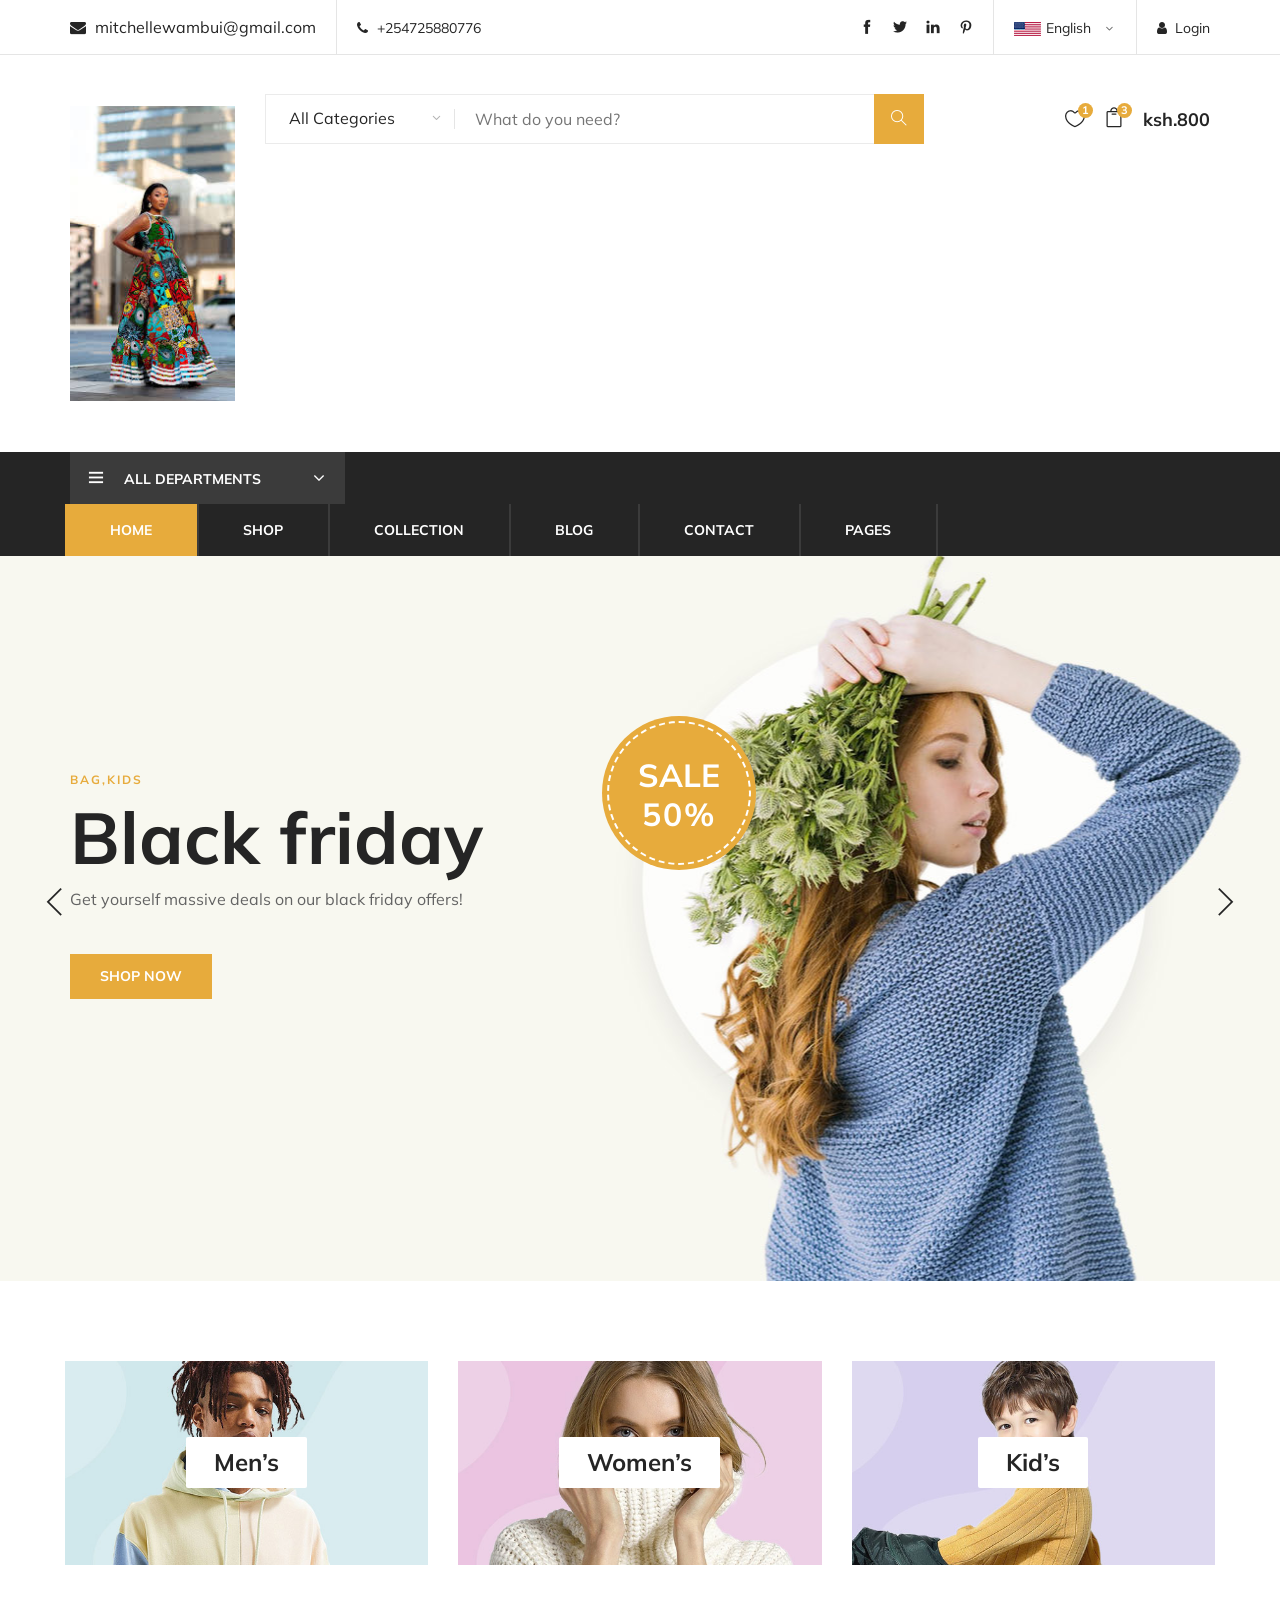
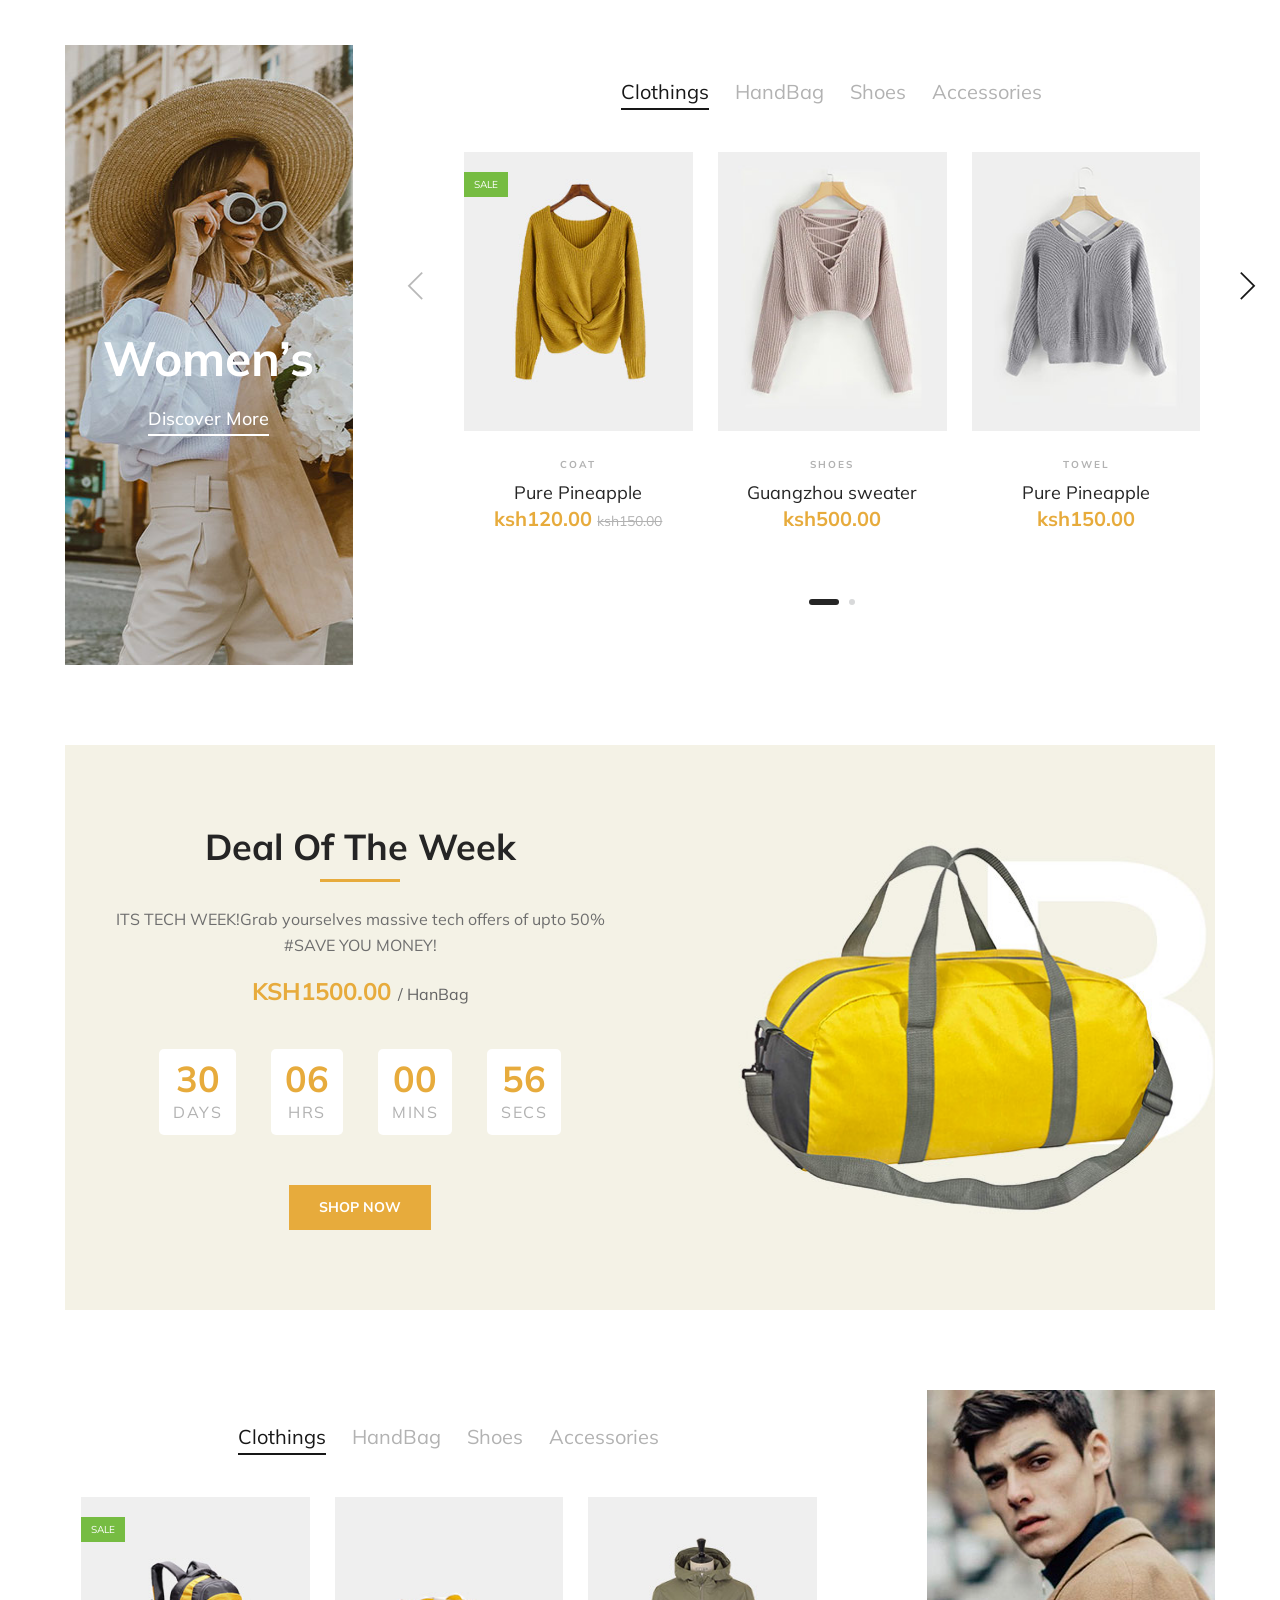
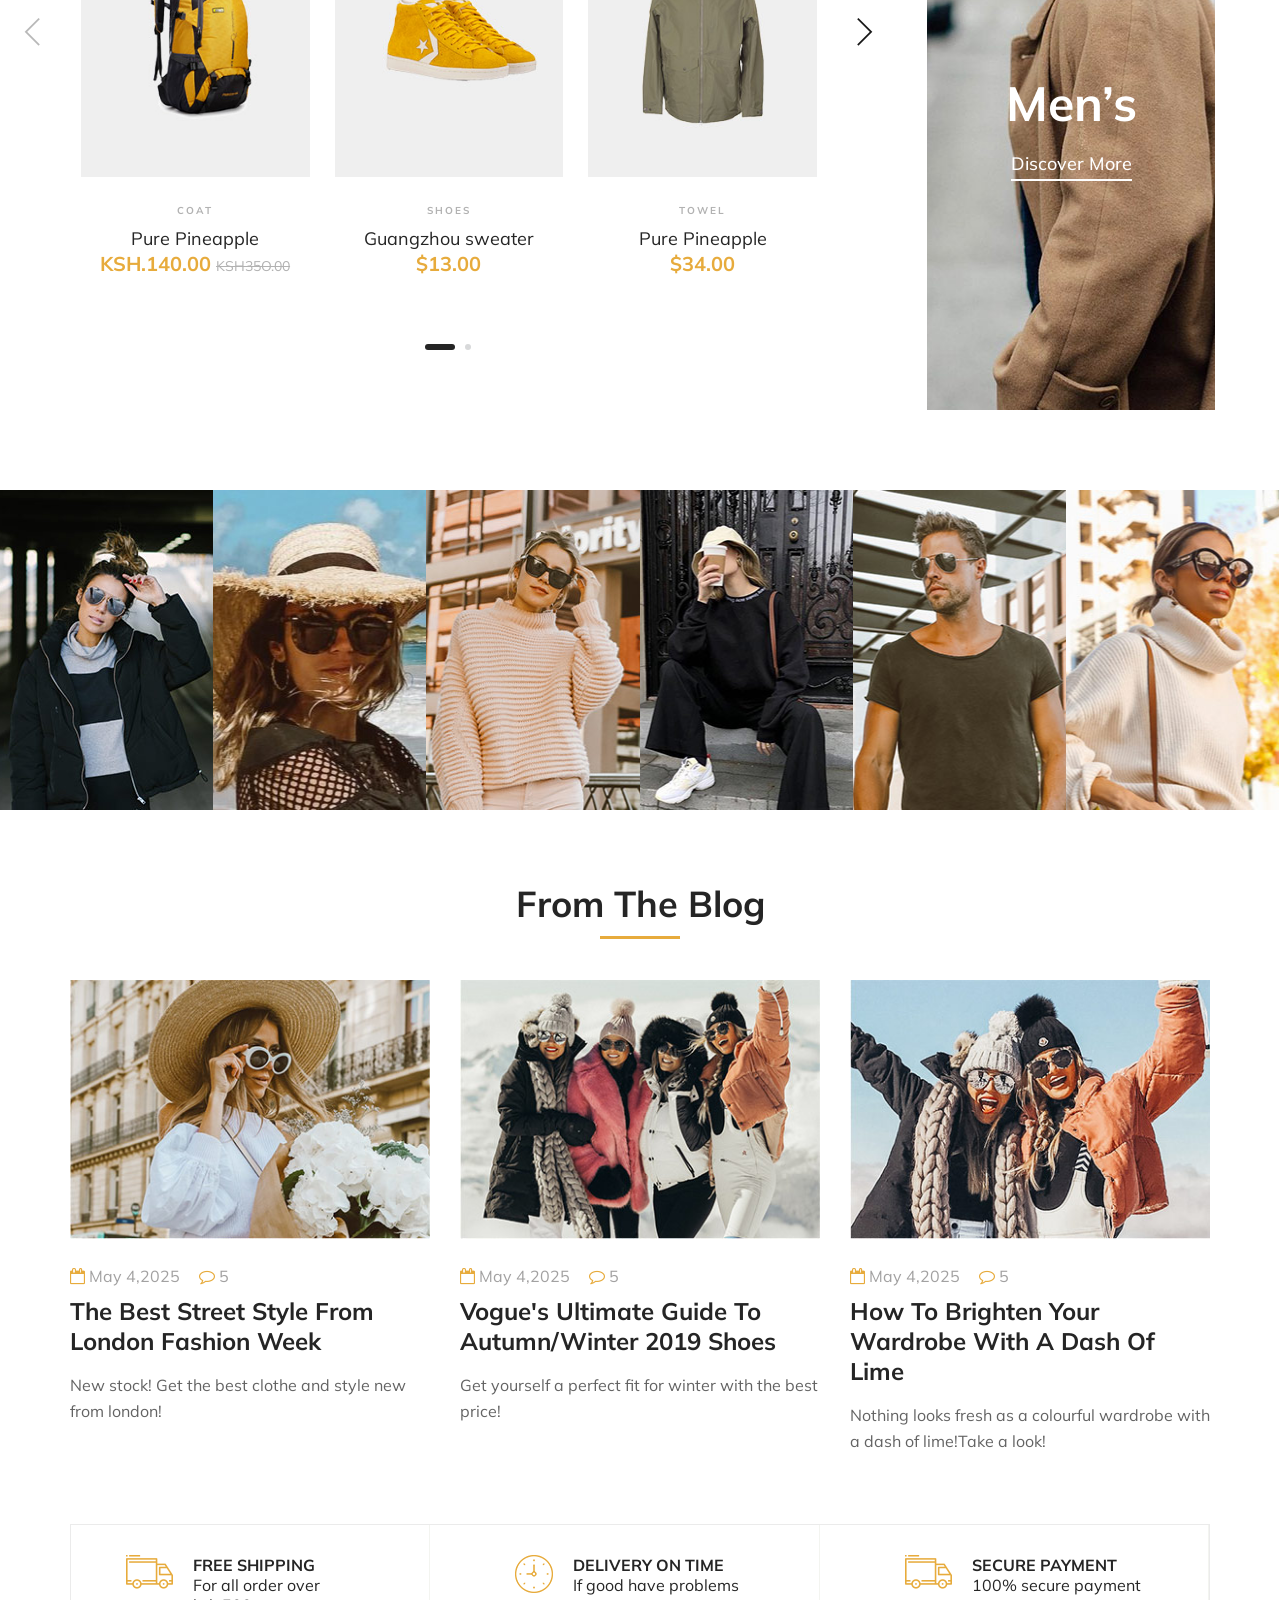
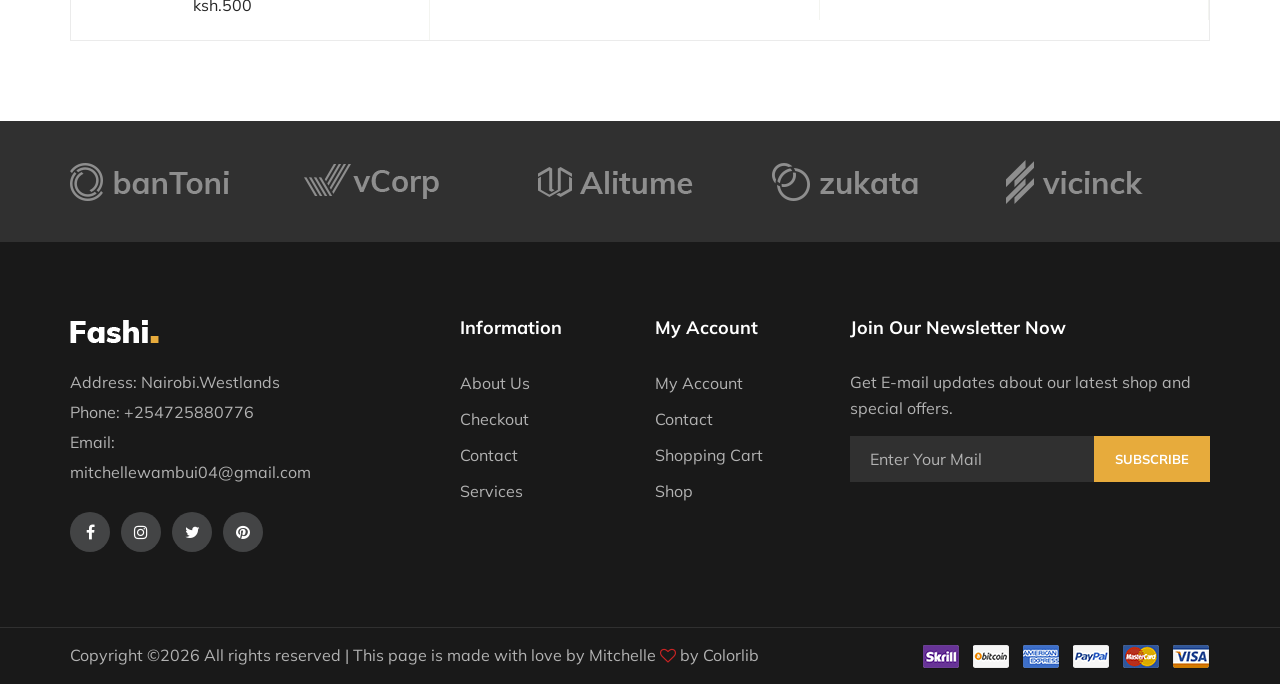
<file: index.html>
<!DOCTYPE html>
<html lang="zxx">

<head>
    <meta charset="UTF-8">
    <meta name="description" content="Fashi Template">
    <meta name="keywords" content="Fashi, unica, creative, html">
    <meta name="viewport" content="width=device-width, initial-scale=1.0">
    <meta http-equiv="X-UA-Compatible" content="ie=edge">
    <title>Fashi | Template</title>

    <!-- Google Font -->
    <link href="https://fonts.googleapis.com/css?family=Muli:300,400,500,600,700,800,900&display=swap" rel="stylesheet">

    <!-- Css Styles -->
    <link rel="stylesheet" href="css/bootstrap.min.css" type="text/css">
    <link rel="stylesheet" href="css/font-awesome.min.css" type="text/css">
    <link rel="stylesheet" href="css/themify-icons.css" type="text/css">
    <link rel="stylesheet" href="css/elegant-icons.css" type="text/css">
    <link rel="stylesheet" href="css/owl.carousel.min.css" type="text/css">
    <link rel="stylesheet" href="css/nice-select.css" type="text/css">
    <link rel="stylesheet" href="css/jquery-ui.min.css" type="text/css">
    <link rel="stylesheet" href="css/slicknav.min.css" type="text/css">
    <link rel="stylesheet" href="css/style.css" type="text/css">
</head>

<body>
    <!-- Page Preloder -->
    <div id="preloder">
        <div class="loader"></div>
    </div>

    <!-- Header Section Begin -->
    <header class="header-section">
        <div class="header-top">
            <div class="container">
                <div class="ht-left">
                    <div class="mail-service">
                        <i class=" fa fa-envelope"></i>
                        mitchellewambui@gmail.com
                    </div>
                    <div class="phone-service">
                        <i class=" fa fa-phone"></i>
                        +254725880776
                    </div>
                </div>
                <div class="ht-right">
                    <a href="#" class="login-panel"><i class="fa fa-user"></i>Login</a>
                    <div class="lan-selector">
                        <select class="language_drop" name="countries" id="countries" style="width:300px;">
                                                                                                                                                                                                                                                                                                                                                                                                                                                                                                                                                                                                                                                                                                                                                                                                                                                                                                                                                                                                                                                                                                                                                                                                                                                                                                                                                                                                                                                                                                                                                                                                                                                                                                                                                                                                                                                                                                                                                                                                                                                                                                                                                                                                                                                                                                                                                                                                                                                                                                                                                                                                                                                                                                                                                                                                                                                                                                                                                                                                                                                                                                                                                                                                                                                                                                                                                                                                                                                                                                                                                                                                                                                                                                                                                                                                                                                                                                                                                                                                                                                                                                                                                                                                                                                                                                                                                                                                                                                                                                                                                                                                                                                                                                                                                                                                                                                                                                                                                                                                                                                                                                                                                                                                                                                                                                                                                                                                                                                                                                                                                                                                                                                                                                                                                                                                                                                                                                                                                                                                                                                                                                                                                                                                                                                                                                                                                                                                                                                                                                                                                                                                                                                                                                                                                                                                                                                                                                                                                                                                                                                                 <option value='yt' data-image="img/flag-1.jpg" data-imagecss="flag yt"
                                data-title="English">English</option>
                            <option value='yu' data-image="img/flag-2.jpg" data-imagecss="flag yu"
                                data-title="Bangladesh">Kiswahili </option>
                        </select>
                    </div>
                    <div class="top-social">
                        <a href="#"><i class="ti-facebook"></i></a>
                        <a href="#"><i class="ti-twitter-alt"></i></a>
                        <a href="#"><i class="ti-linkedin"></i></a>
                        <a href="#"><i class="ti-pinterest"></i></a>
                    </div>
                </div>
            </div>
        </div>
        <div class="container">
            <div class="inner-header">
                <div class="row">
                    <div class="col-lg-2 col-md-2">
                        <div class="logo">
                            <a href="./index.html">
                                <img src="fashi-master/img/cart-page/afridress.jpg" alt="">
                            </a>
                        </div>
                    </div>
                    <div class="col-lg-7 col-md-7">
                        <div class="advanced-search">
                            <button type="button" class="category-btn">All Categories</button>
                            <div class="input-group">
                                <input type="text" placeholder="What do you need?">
                                <button type="button"><i class="ti-search"></i></button>
                            </div>
                        </div>
                    </div>
                    <div class="col-lg-3 text-right col-md-3">
                        <ul class="nav-right">
                            <li class="heart-icon">
                                <a href="#">
                                    <i class="icon_heart_alt"></i>
                                    <span>1</span>
                                </a>
                            </li>
                            <li class="cart-icon">
                                <a href="#">
                                    <i class="icon_bag_alt"></i>
                                    <span>3</span>
                                </a>
                                <div class="cart-hover">
                                    <div class="select-items">
                                        <table>
                                            <tbody>
                                                <tr>
                                                    <td class="si-pic"><img src="img/select-product-1.jpg" alt=""></td>
                                                    <td class="si-text">
                                                        <div class="product-selected">
                                                            <p>ksh.1500 x 1</p>
                                                            <h6>Kabino Bedside Table</h6>
                                                        </div>
                                                    </td>
                                                    <td class="si-close">
                                                        <i class="ti-close"></i>
                                                    </td>
                                                </tr>
                                                <tr>
                                                    <td class="si-pic"><img src="img/select-product-2.jpg" alt=""></td>
                                                    <td class="si-text">
                                                        <div class="product-selected">
                                                            <p>ksh.500 x 1</p>
                                                            <h6>Kabino Bedside Table</h6>
                                                        </div>
                                                    </td>
                                                    <td class="si-close">
                                                        <i class="ti-close"></i>
                                                    </td>
                                                </tr>
                                            </tbody>
                                        </table>
                                    </div>
                                    <div class="select-total">
                                        <span>total:</span>
                                        <h5>ksh.900</h5>
                                    </div>
                                    <div class="select-button">
                                        <a href="#" class="primary-btn view-card">VIEW CARD</a>
                                        <a href="#" class="primary-btn checkout-btn">CHECK OUT</a>
                                    </div>
                                </div>
                            </li>
                            <li class="cart-price">ksh.800</li>
                        </ul>
                    </div>
                </div>
            </div>
        </div>
        <div class="nav-item">
            <div class="container">
                <div class="nav-depart">
                    <div class="depart-btn">
                        <i class="ti-menu"></i>
                        <span>All departments</span>
                        <ul class="depart-hover">
                            <li class="active"><a href="#">Women’s Clothing</a></li>
                            <li><a href="#">Men’s Clothing</a></li>
                            <li><a href="#">Underwear</a></li>
                            <li><a href="#">Kid's Clothing</a></li>
                            <li><a href="#">Brand Fashion</a></li>
                            <li><a href="#">Accessories/Shoes</a></li>
                            <li><a href="#">Luxury Brands</a></li>
                            <li><a href="#">Brand Outdoor Apparel</a></li>
                        </ul>
                    </div>
                </div>
                <nav class="nav-menu mobile-menu">
                    <ul>
                        <li class="active"><a href="./index.html">Home</a></li>
                        <li><a href="./shop.html">Shop</a></li>
                        <li><a href="#">Collection</a>
                            <ul class="dropdown">
                                <li><a href="#">Men's</a></li>
                                <li><a href="#">Women's</a></li>
                                <li><a href="#">Kid's</a></li>
                            </ul>
                        </li>
                        <li><a href="./blog.html">Blog</a></li>
                        <li><a href="./contact.html">Contact</a></li>
                        <li><a href="#">Pages</a>
                            <ul class="dropdown">
                                <li><a href="./blog-details.html">Blog Details</a></li>
                                <li><a href="./shopping-cart.html">Shopping Cart</a></li>
                                <li><a href="./check-out.html">Checkout</a></li>
                                <li><a href="./faq.html">Faq</a></li>
                                <li><a href="./register.html">Register</a></li>
                                <li><a href="./login.html">Login</a></li>
                            </ul>
                        </li>
                    </ul>
                </nav>
                <div id="mobile-menu-wrap"></div>
            </div>
        </div>
    </header>
    <!-- Header End -->

    <!-- Hero Section Begin -->
    <section class="hero-section">
        <div class="hero-items owl-carousel">
            <div class="single-hero-items set-bg" data-setbg="img/hero-1.jpg">
                <div class="container">
                    <div class="row">
                        <div class="col-lg-5">
                            <span>Bag,kids</span>
                            <h1>Black friday</h1>
                            <p>Get yourself massive deals on our black friday offers!</p>
                            <a href="#" class="primary-btn">Shop Now</a>
                        </div>
                    </div>
                    <div class="off-card">
                        <h2>Sale <span>50%</span></h2>
                    </div>
                </div>
            </div>
            <div class="single-hero-items set-bg" data-setbg="img/hero-2.jpg">
                <div class="container">
                    <div class="row">
                        <div class="col-lg-5">
                            <span>Bag,kids</span>
                            <h1>Black friday</h1>
                            <p>Back to school has never been easier with our 50% offer on school products! get yourself one today!</p>
                            <a href="#" class="primary-btn">Shop Now</a>
                        </div>
                    </div>
                    <div class="off-card">
                        <h2>Sale <span>50%</span></h2>
                    </div>
                </div>
            </div>
        </div>
    </section>
    <!-- Hero Section End -->

    <!-- Banner Section Begin -->
    <div class="banner-section spad">
        <div class="container-fluid">
            <div class="row">
                <div class="col-lg-4">
                    <div class="single-banner">
                        <img src="img/banner-1.jpg" alt="">
                        <div class="inner-text">
                            <h4>Men’s</h4>
                        </div>
                    </div>
                </div>
                <div class="col-lg-4">
                    <div class="single-banner">
                        <img src="img/banner-2.jpg" alt="">
                        <div class="inner-text">
                            <h4>Women’s</h4>
                        </div>
                    </div>
                </div>
                <div class="col-lg-4">
                    <div class="single-banner">
                        <img src="img/banner-3.jpg" alt="">
                        <div class="inner-text">
                            <h4>Kid’s</h4>
                        </div>
                    </div>
                </div>
            </div>
        </div>
    </div>
    <!-- Banner Section End -->

    <!-- Women Banner Section Begin -->
    <section class="women-banner spad">
        <div class="container-fluid">
            <div class="row">
                <div class="col-lg-3">
                    <div class="product-large set-bg" data-setbg="img/products/women-large.jpg">
                        <h2>Women’s</h2>
                        <a href="#">Discover More</a>
                    </div>
                </div>
                <div class="col-lg-8 offset-lg-1">
                    <div class="filter-control">
                        <ul>
                            <li class="active">Clothings</li>
                            <li>HandBag</li>
                            <li>Shoes</li>
                            <li>Accessories</li>
                        </ul>
                    </div>
                    <div class="product-slider owl-carousel">
                        <div class="product-item">
                            <div class="pi-pic">
                                <img src="img/products/women-1.jpg" alt="">
                                <div class="sale">Sale</div>
                                <div class="icon">
                                    <i class="icon_heart_alt"></i>
                                </div>
                                <ul>
                                    <li class="w-icon active"><a href="#"><i class="icon_bag_alt"></i></a></li>
                                    <li class="quick-view"><a href="#">+ Quick View</a></li>
                                    <li class="w-icon"><a href="#"><i class="fa fa-random"></i></a></li>
                                </ul>
                            </div>
                            <div class="pi-text">
                                <div class="catagory-name">Coat</div>
                                <a href="#">
                                    <h5>Pure Pineapple</h5>
                                </a>
                                <div class="product-price">
                                    ksh120.00
                                    <span>ksh150.00</span>
                                </div>
                            </div>
                        </div>
                        <div class="product-item">
                            <div class="pi-pic">
                                <img src="img/products/women-2.jpg" alt="">
                                <div class="icon">
                                    <i class="icon_heart_alt"></i>
                                </div>
                                <ul>
                                    <li class="w-icon active"><a href="#"><i class="icon_bag_alt"></i></a></li>
                                    <li class="quick-view"><a href="#">+ Quick View</a></li>
                                    <li class="w-icon"><a href="#"><i class="fa fa-random"></i></a></li>
                                </ul>
                            </div>
                            <div class="pi-text">
                                <div class="catagory-name">Shoes</div>
                                <a href="#">
                                    <h5>Guangzhou sweater</h5>
                                </a>
                                <div class="product-price">
                                    ksh500.00
                                </div>
                            </div>
                        </div>
                        <div class="product-item">
                            <div class="pi-pic">
                                <img src="img/products/women-3.jpg" alt="">
                                <div class="icon">
                                    <i class="icon_heart_alt"></i>
                                </div>
                                <ul>
                                    <li class="w-icon active"><a href="#"><i class="icon_bag_alt"></i></a></li>
                                    <li class="quick-view"><a href="#">+ Quick View</a></li>
                                    <li class="w-icon"><a href="#"><i class="fa fa-random"></i></a></li>
                                </ul>
                            </div>
                            <div class="pi-text">
                                <div class="catagory-name">Towel</div>
                                <a href="#">
                                    <h5>Pure Pineapple</h5>
                                </a>
                                <div class="product-price">
                                    ksh150.00
                                </div>
                            </div>
                        </div>
                        <div class="product-item">
                            <div class="pi-pic">
                                <img src="img/products/women-4.jpg" alt="">
                                <div class="icon">
                                    <i class="icon_heart_alt"></i>
                                </div>
                                <ul>
                                    <li class="w-icon active"><a href="#"><i class="icon_bag_alt"></i></a></li>
                                    <li class="quick-view"><a href="#">+ Quick View</a></li>
                                    <li class="w-icon"><a href="#"><i class="fa fa-random"></i></a></li>
                                </ul>
                            </div>
                            <div class="pi-text">
                                <div class="catagory-name">Towel</div>
                                <a href="#">
                                    <h5>Converse Shoes</h5>
                                </a>
                                <div class="product-price">
                                    ksh.1500
                                </div>
                            </div>
                        </div>
                    </div>
                </div>
            </div>
        </div>
    </section>
    <!-- Women Banner Section End -->

    <!-- Deal Of The Week Section Begin-->
    <section class="deal-of-week set-bg spad" data-setbg="img/time-bg.jpg">
        <div class="container">
            <div class="col-lg-6 text-center">
                <div class="section-title">
                    <h2>Deal Of The Week</h2>
                    <p>ITS TECH WEEK!Grab yourselves massive tech offers of upto 50% #SAVE YOU MONEY! </p>
                    <div class="product-price">
                        KSH1500.00
                        <span>/ HanBag</span>
                    </div>
                </div>
                <div class="countdown-timer" id="countdown">
                    <div class="cd-item">
                        <span>56</span>
                        <p>Days</p>
                    </div>
                    <div class="cd-item">
                        <span>12</span>
                        <p>Hrs</p>
                    </div>
                    <div class="cd-item">
                        <span>40</span>
                        <p>Mins</p>
                    </div>
                    <div class="cd-item">
                        <span>52</span>
                        <p>Secs</p>
                    </div>
                </div>
                <a href="#" class="primary-btn">Shop Now</a>
            </div>
        </div>
    </section>
    <!-- Deal Of The Week Section End -->

    <!-- Man Banner Section Begin -->
    <section class="man-banner spad">
        <div class="container-fluid">
            <div class="row">
                <div class="col-lg-8">
                    <div class="filter-control">
                        <ul>
                            <li class="active">Clothings</li>
                            <li>HandBag</li>
                            <li>Shoes</li>
                            <li>Accessories</li>
                        </ul>
                    </div>
                    <div class="product-slider owl-carousel">
                        <div class="product-item">
                            <div class="pi-pic">
                                <img src="img/products/man-1.jpg" alt="">
                                <div class="sale">Sale</div>
                                <div class="icon">
                                    <i class="icon_heart_alt"></i>
                                </div>
                                <ul>
                                    <li class="w-icon active"><a href="#"><i class="icon_bag_alt"></i></a></li>
                                    <li class="quick-view"><a href="#">+ Quick View</a></li>
                                    <li class="w-icon"><a href="#"><i class="fa fa-random"></i></a></li>
                                </ul>
                            </div>
                            <div class="pi-text">
                                <div class="catagory-name">Coat</div>
                                <a href="#">
                                    <h5>Pure Pineapple</h5>
                                </a>
                                <div class="product-price">
                                    KSH.140.00
                                    <span>KSH35O.00</span>
                                </div>
                            </div>
                        </div>
                        <div class="product-item">
                            <div class="pi-pic">
                                <img src="img/products/man-2.jpg" alt="">
                                <div class="icon">
                                    <i class="icon_heart_alt"></i>
                                </div>
                                <ul>
                                    <li class="w-icon active"><a href="#"><i class="icon_bag_alt"></i></a></li>
                                    <li class="quick-view"><a href="#">+ Quick View</a></li>
                                    <li class="w-icon"><a href="#"><i class="fa fa-random"></i></a></li>
                                </ul>
                            </div>
                            <div class="pi-text">
                                <div class="catagory-name">Shoes</div>
                                <a href="#">
                                    <h5>Guangzhou sweater</h5>
                                </a>
                                <div class="product-price">
                                    $13.00
                                </div>
                            </div>
                        </div>
                        <div class="product-item">
                            <div class="pi-pic">
                                <img src="img/products/man-3.jpg" alt="">
                                <div class="icon">
                                    <i class="icon_heart_alt"></i>
                                </div>
                                <ul>
                                    <li class="w-icon active"><a href="#"><i class="icon_bag_alt"></i></a></li>
                                    <li class="quick-view"><a href="#">+ Quick View</a></li>
                                    <li class="w-icon"><a href="#"><i class="fa fa-random"></i></a></li>
                                </ul>
                            </div>
                            <div class="pi-text">
                                <div class="catagory-name">Towel</div>
                                <a href="#">
                                    <h5>Pure Pineapple</h5>
                                </a>
                                <div class="product-price">
                                    $34.00
                                </div>
                            </div>
                        </div>
                        <div class="product-item">
                            <div class="pi-pic">
                                <img src="img/products/man-4.jpg" alt="">
                                <div class="icon">
                                    <i class="icon_heart_alt"></i>
                                </div>
                                <ul>
                                    <li class="w-icon active"><a href="#"><i class="icon_bag_alt"></i></a></li>
                                    <li class="quick-view"><a href="#">+ Quick View</a></li>
                                    <li class="w-icon"><a href="#"><i class="fa fa-random"></i></a></li>
                                </ul>
                            </div>
                            <div class="pi-text">
                                <div class="catagory-name">Towel</div>
                                <a href="#">
                                    <h5>Converse Shoes</h5>
                                </a>
                                <div class="product-price">
                                    ksh2500.00
                                </div>
                            </div>
                        </div>
                    </div>
                </div>
                <div class="col-lg-3 offset-lg-1">
                    <div class="product-large set-bg m-large" data-setbg="img/products/man-large.jpg">
                        <h2>Men’s</h2>
                        <a href="#">Discover More</a>
                    </div>
                </div>
            </div>
        </div>
    </section>
    <!-- Man Banner Section End -->

    <!-- Instagram Section Begin -->
    <div class="instagram-photo">
        <div class="insta-item set-bg" data-setbg="img/insta-1.jpg">
            <div class="inside-text">
                <i class="ti-instagram"></i>
                <h5><a href="#">colorlib_Collection</a></h5>
            </div>
        </div>
        <div class="insta-item set-bg" data-setbg="img/insta-2.jpg">
            <div class="inside-text">
                <i class="ti-instagram"></i>
                <h5><a href="#">colorlib_Collection</a></h5>
            </div>
        </div>
        <div class="insta-item set-bg" data-setbg="img/insta-3.jpg">
            <div class="inside-text">
                <i class="ti-instagram"></i>
                <h5><a href="#">colorlib_Collection</a></h5>
            </div>
        </div>
        <div class="insta-item set-bg" data-setbg="img/insta-4.jpg">
            <div class="inside-text">
                <i class="ti-instagram"></i>
                <h5><a href="#">colorlib_Collection</a></h5>
            </div>
        </div>
        <div class="insta-item set-bg" data-setbg="img/insta-5.jpg">
            <div class="inside-text">
                <i class="ti-instagram"></i>
                <h5><a href="#">colorlib_Collection</a></h5>
            </div>
        </div>
        <div class="insta-item set-bg" data-setbg="img/insta-6.jpg">
            <div class="inside-text">
                <i class="ti-instagram"></i>
                <h5><a href="#">colorlib_Collection</a></h5>
            </div>
        </div>
    </div>
    <!-- Instagram Section End -->

    <!-- Latest Blog Section Begin -->
    <section class="latest-blog spad">
        <div class="container">
            <div class="row">
                <div class="col-lg-12">
                    <div class="section-title">
                        <h2>From The Blog</h2>
                    </div>
                </div>
            </div>
            <div class="row">
                <div class="col-lg-4 col-md-6">
                    <div class="single-latest-blog">
                        <img src="img/latest-1.jpg" alt="">
                        <div class="latest-text">
                            <div class="tag-list">
                                <div class="tag-item">
                                    <i class="fa fa-calendar-o"></i>
                                    May 4,2025
                                </div>
                                <div class="tag-item">
                                    <i class="fa fa-comment-o"></i>
                                    5
                                </div>
                            </div>
                            <a href="#">
                                <h4>The Best Street Style From London Fashion Week</h4>
                            </a>
                            <p>New stock! Get the best clothe and style new from london! </p>
                        </div>
                    </div>
                </div>
                <div class="col-lg-4 col-md-6">
                    <div class="single-latest-blog">
                        <img src="img/latest-2.jpg" alt="">
                        <div class="latest-text">
                            <div class="tag-list">
                                <div class="tag-item">
                                    <i class="fa fa-calendar-o"></i>
                                    May 4,2025
                                </div>
                                <div class="tag-item">
                                    <i class="fa fa-comment-o"></i>
                                    5
                                </div>
                            </div>
                            <a href="#">
                                <h4>Vogue's Ultimate Guide To Autumn/Winter 2019 Shoes</h4>
                            </a>
                            <p>Get yourself a perfect fit for winter with the best price!</p>
                        </div>
                    </div>
                </div>
                <div class="col-lg-4 col-md-6">
                    <div class="single-latest-blog">
                        <img src="img/latest-3.jpg" alt="">
                        <div class="latest-text">
                            <div class="tag-list">
                                <div class="tag-item">
                                    <i class="fa fa-calendar-o"></i>
                                    May 4,2025
                                </div>
                                <div class="tag-item">
                                    <i class="fa fa-comment-o"></i>
                                    5
                                </div>
                            </div>
                            <a href="#">
                                <h4>How To Brighten Your Wardrobe With A Dash Of Lime</h4>
                            </a>
                            <p>Nothing looks fresh as a colourful wardrobe with a dash of lime!Take a look!</p>
                        </div>
                    </div>
                </div>
            </div>
            <div class="benefit-items">
                <div class="row">
                    <div class="col-lg-4">
                        <div class="single-benefit">
                            <div class="sb-icon">
                                <img src="img/icon-1.png" alt="">
                            </div>
                            <div class="sb-text">
                                <h6>Free Shipping</h6>
                                <p>For all order over ksh.500</p>
                            </div>
                        </div>
                    </div>
                    <div class="col-lg-4">
                        <div class="single-benefit">
                            <div class="sb-icon">
                                <img src="img/icon-2.png" alt="">
                            </div>
                            <div class="sb-text">
                                <h6>Delivery On Time</h6>
                                <p>If good have problems</p>
                            </div>
                        </div>
                    </div>
                    <div class="col-lg-4">
                        <div class="single-benefit">
                            <div class="sb-icon">
                                <img src="img/icon-1.png" alt="">
                            </div>
                            <div class="sb-text">
                                <h6>Secure Payment</h6>
                                <p>100% secure payment</p>
                            </div>
                        </div>
                    </div>
                </div>
            </div>
        </div>
    </section>
    <!-- Latest Blog Section End -->

    <!-- Partner Logo Section Begin -->
    <div class="partner-logo">
        <div class="container">
            <div class="logo-carousel owl-carousel">
                <div class="logo-item">
                    <div class="tablecell-inner">
                        <img src="img/logo-carousel/logo-1.png" alt="">
                    </div>
                </div>
                <div class="logo-item">
                    <div class="tablecell-inner">
                        <img src="img/logo-carousel/logo-2.png" alt="">
                    </div>
                </div>
                <div class="logo-item">
                    <div class="tablecell-inner">
                        <img src="img/logo-carousel/logo-3.png" alt="">
                    </div>
                </div>
                <div class="logo-item">
                    <div class="tablecell-inner">
                        <img src="img/logo-carousel/logo-4.png" alt="">
                    </div>
                </div>
                <div class="logo-item">
                    <div class="tablecell-inner">
                        <img src="img/logo-carousel/logo-5.png" alt="">
                    </div>
                </div>
            </div>
        </div>
    </div>
    <!-- Partner Logo Section End -->

    <!-- Footer Section Begin -->
    <footer class="footer-section">
        <div class="container">
            <div class="row">
                <div class="col-lg-3">
                    <div class="footer-left">
                        <div class="footer-logo">
                            <a href="#"><img src="img/footer-logo.png" alt=""></a>
                        </div>
                        <ul>
                            <li>Address: Nairobi.Westlands</li>
                            <li>Phone: +254725880776</li>
                            <li>Email: mitchellewambui04@gmail.com</li>
                        </ul>
                        <div class="footer-social">
                            <a href="#"><i class="fa fa-facebook"></i></a>
                            <a href="#"><i class="fa fa-instagram"></i></a>
                            <a href="#"><i class="fa fa-twitter"></i></a>
                            <a href="#"><i class="fa fa-pinterest"></i></a>
                        </div>
                    </div>
                </div>
                <div class="col-lg-2 offset-lg-1">
                    <div class="footer-widget">
                        <h5>Information</h5>
                        <ul>
                            <li><a href="#">About Us</a></li>
                            <li><a href="#">Checkout</a></li>
                            <li><a href="#">Contact</a></li>
                            <li><a href="#">Services</a></li>
                        </ul>
                    </div>
                </div>
                <div class="col-lg-2">
                    <div class="footer-widget">
                        <h5>My Account</h5>
                        <ul>
                            <li><a href="#">My Account</a></li>
                            <li><a href="#">Contact</a></li>
                            <li><a href="#">Shopping Cart</a></li>
                            <li><a href="#">Shop</a></li>
                        </ul>
                    </div>
                </div>
                <div class="col-lg-4">
                    <div class="newslatter-item">
                        <h5>Join Our Newsletter Now</h5>
                        <p>Get E-mail updates about our latest shop and special offers.</p>
                        <form action="#" class="subscribe-form">
                            <input type="text" placeholder="Enter Your Mail">
                            <button type="button">Subscribe</button>
                        </form>
                    </div>
                </div>
            </div>
        </div>
        <div class="copyright-reserved">
            <div class="container">
                <div class="row">
                    <div class="col-lg-12">
                        <div class="copyright-text">
                            <!-- Link back to Colorlib can't be removed. Template is licensed under CC BY 3.0. -->
Copyright &copy;<script>document.write(new Date().getFullYear());</script> All rights reserved | This page is made with love by Mitchelle <i class="fa fa-heart-o" aria-hidden="true"></i> by <a href="https://colorlib.com" target="_blank">Colorlib</a>
<!-- Link back to Colorlib can't be removed. Template is licensed under CC BY 3.0. -->
                        </div>
                        <div class="payment-pic">
                            <img src="img/payment-method.png" alt="">
                        </div>
                    </div>
                </div>
            </div>
        </div>
    </footer>
    <!-- Footer Section End -->

    <!-- Js Plugins -->
    <script src="js/jquery-3.3.1.min.js"></script>
    <script src="js/bootstrap.min.js"></script>
    <script src="js/jquery-ui.min.js"></script>
    <script src="js/jquery.countdown.min.js"></script>
    <script src="js/jquery.nice-select.min.js"></script>
    <script src="js/jquery.zoom.min.js"></script>
    <script src="js/jquery.dd.min.js"></script>
    <script src="js/jquery.slicknav.js"></script>
    <script src="js/owl.carousel.min.js"></script>
    <script src="js/main.js"></script>
</body>

</html>
</file>
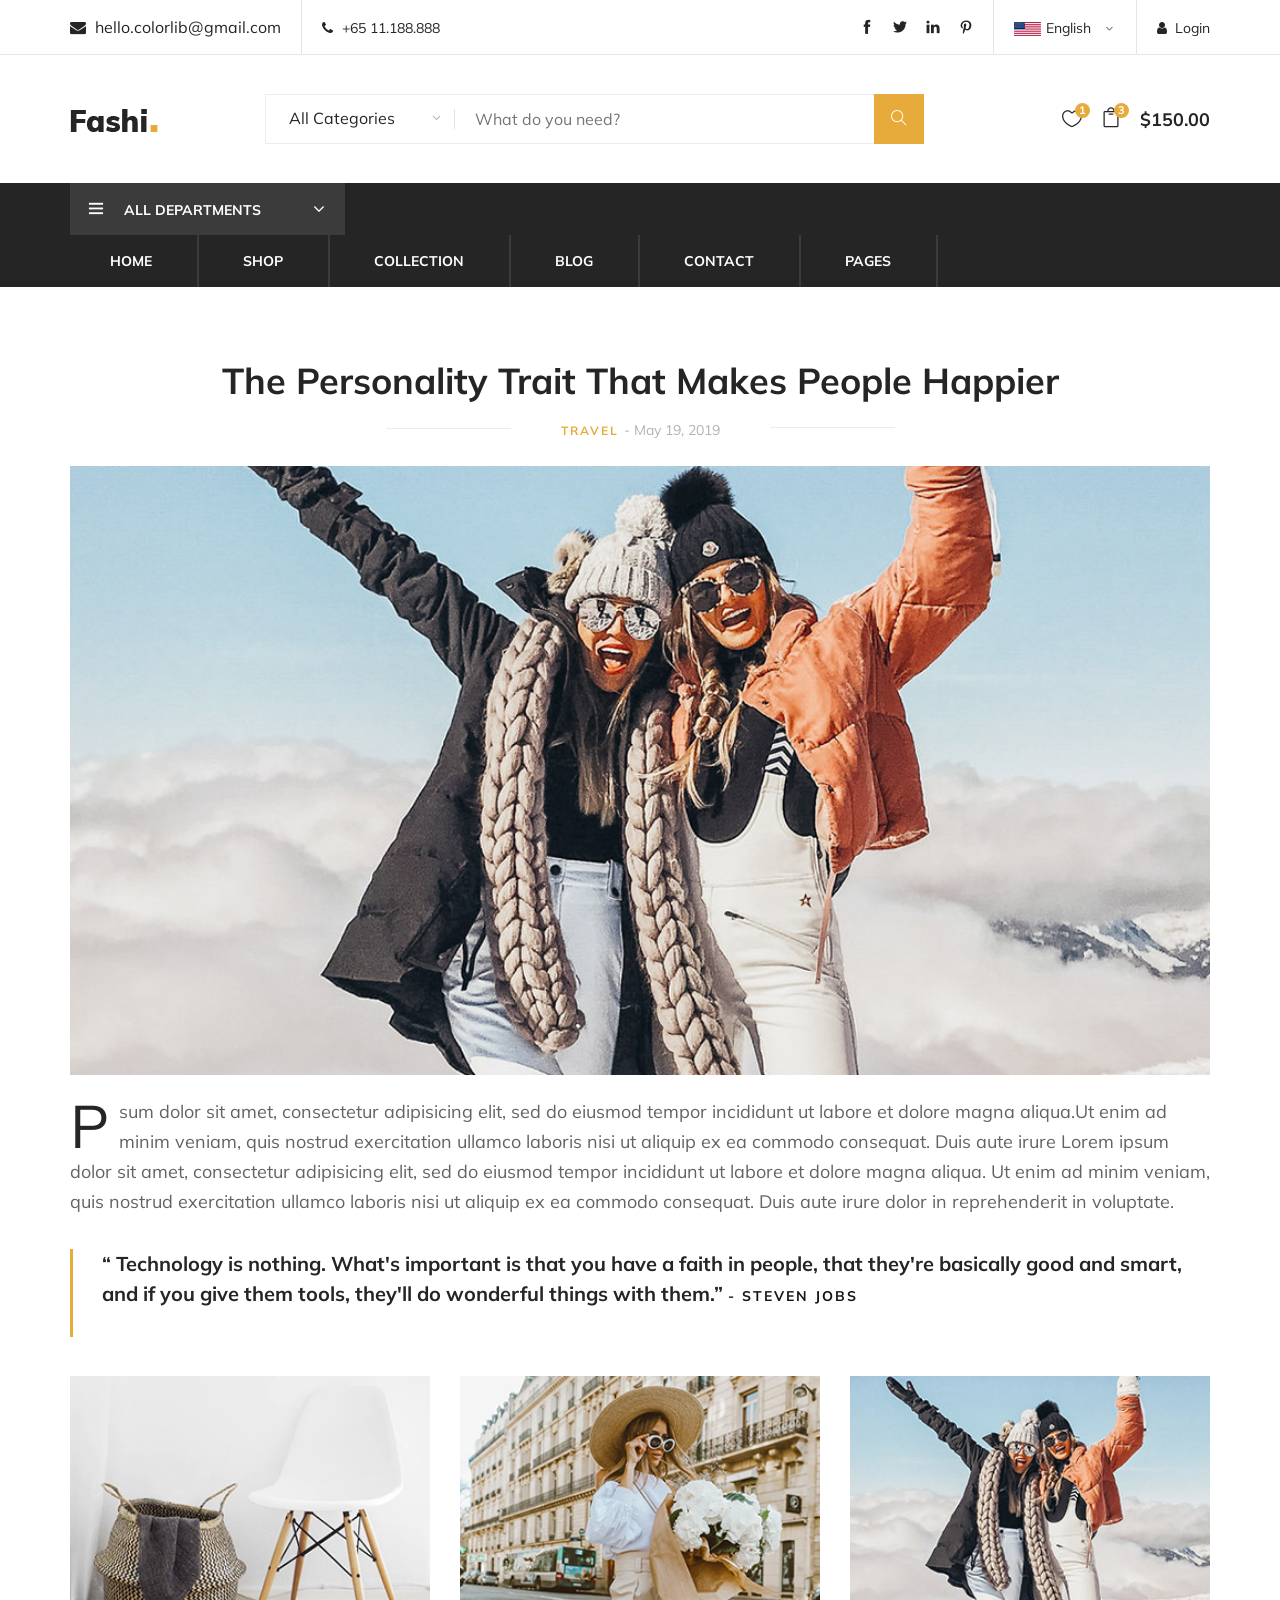
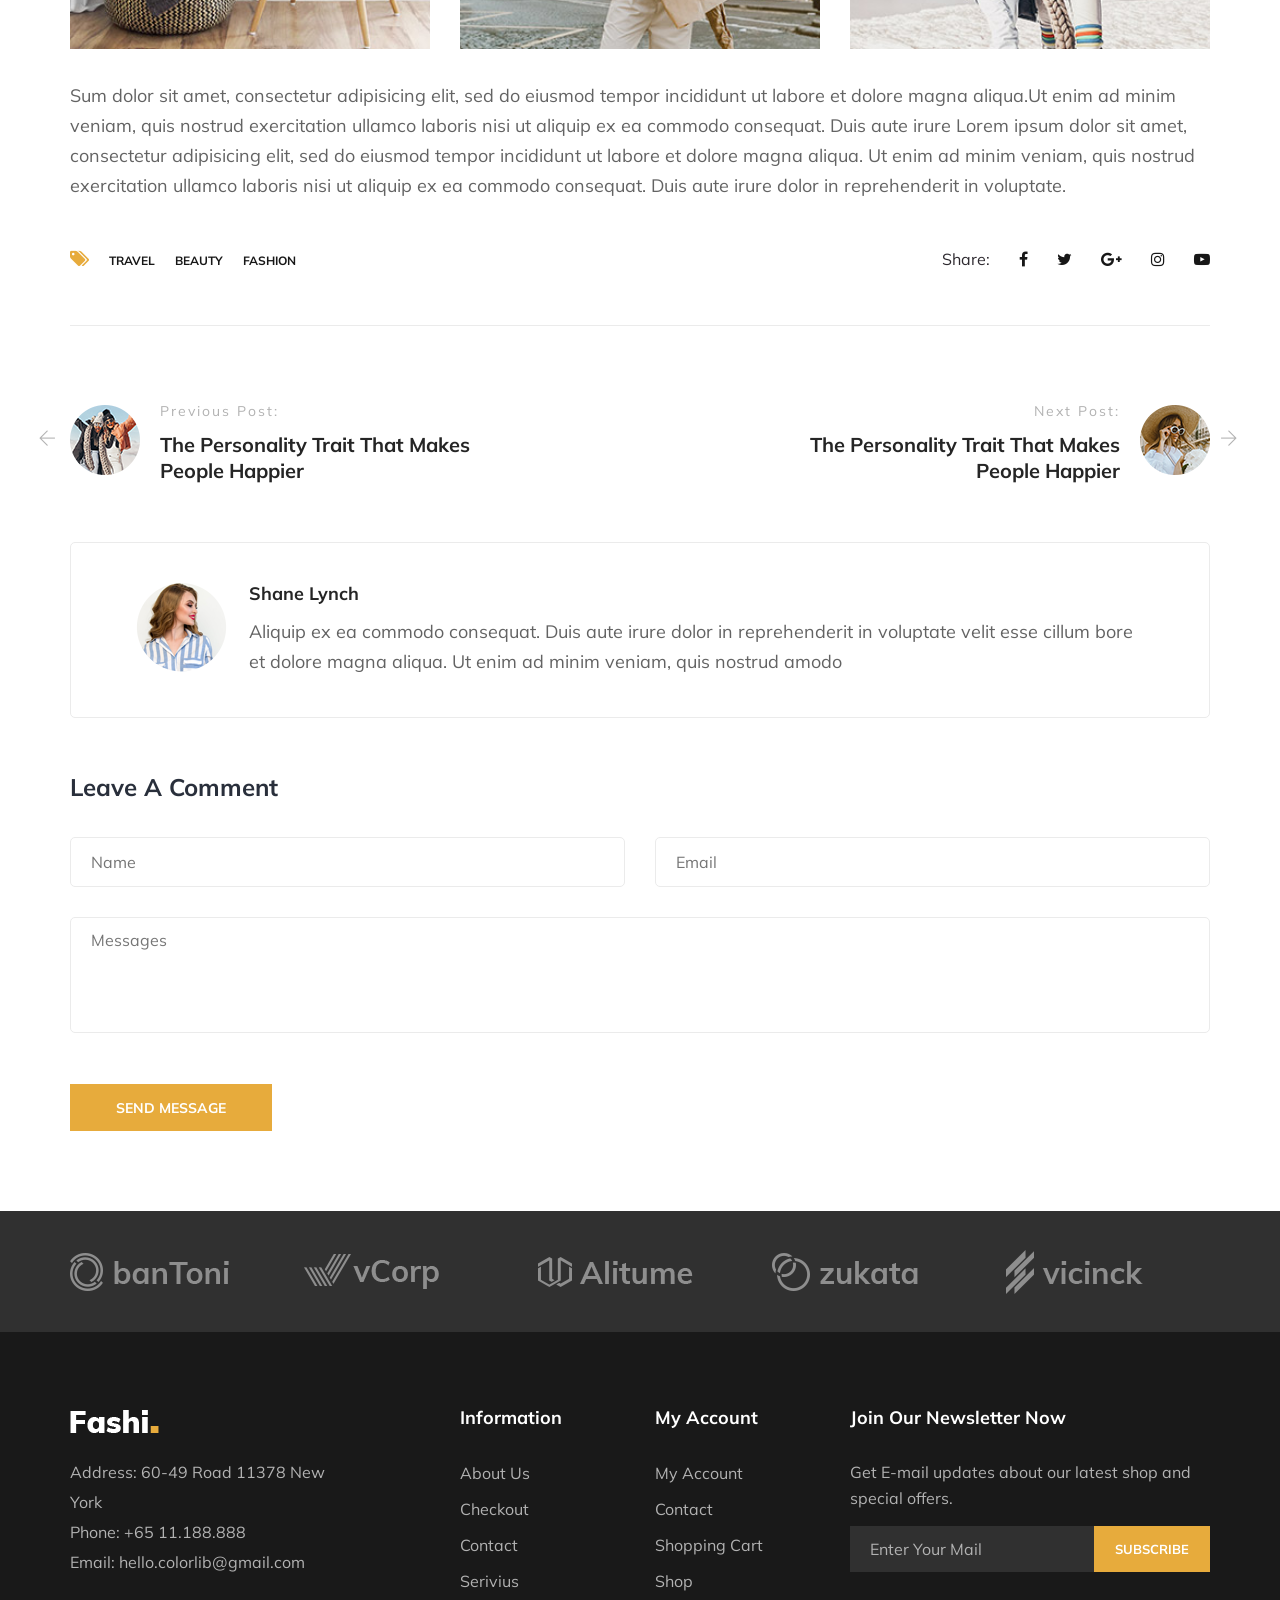
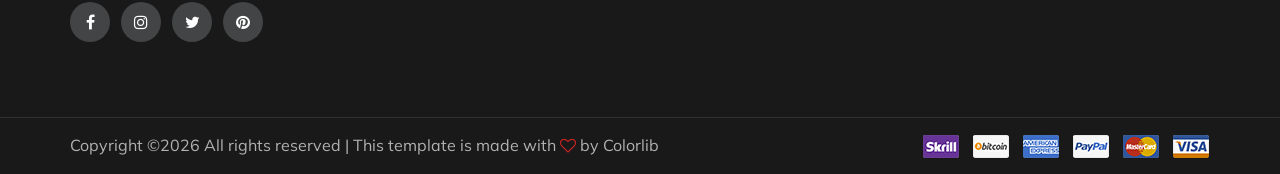
<file: blog-details.html>
<!DOCTYPE html>
<html lang="zxx">

<head>
    <meta charset="UTF-8">
    <meta name="description" content="Fashi Template">
    <meta name="keywords" content="Fashi, unica, creative, html">
    <meta name="viewport" content="width=device-width, initial-scale=1.0">
    <meta http-equiv="X-UA-Compatible" content="ie=edge">
    <title>Fashi | Template</title>

    <!-- Google Font -->
    <link href="https://fonts.googleapis.com/css?family=Muli:300,400,500,600,700,800,900&display=swap" rel="stylesheet">

    <!-- Css Styles -->
    <link rel="stylesheet" href="css/bootstrap.min.css" type="text/css">
    <link rel="stylesheet" href="css/font-awesome.min.css" type="text/css">
    <link rel="stylesheet" href="css/themify-icons.css" type="text/css">
    <link rel="stylesheet" href="css/elegant-icons.css" type="text/css">
    <link rel="stylesheet" href="css/owl.carousel.min.css" type="text/css">
    <link rel="stylesheet" href="css/nice-select.css" type="text/css">
    <link rel="stylesheet" href="css/jquery-ui.min.css" type="text/css">
    <link rel="stylesheet" href="css/slicknav.min.css" type="text/css">
    <link rel="stylesheet" href="css/style.css" type="text/css">
</head>

<body>
    <!-- Page Preloder -->
    <div id="preloder">
        <div class="loader"></div>
    </div>

    <!-- Header Section Begin -->
    <header class="header-section">
        <div class="header-top">
            <div class="container">
                <div class="ht-left">
                    <div class="mail-service">
                        <i class=" fa fa-envelope"></i>
                        hello.colorlib@gmail.com
                    </div>
                    <div class="phone-service">
                        <i class=" fa fa-phone"></i>
                        +65 11.188.888
                    </div>
                </div>
                <div class="ht-right">
                    <a href="#" class="login-panel"><i class="fa fa-user"></i>Login</a>
                    <div class="lan-selector">
                        <select class="language_drop" name="countries" id="countries" style="width:300px;">
                            <option value='yt' data-image="img/flag-1.jpg" data-imagecss="flag yt"
                                data-title="English">English</option>
                            <option value='yu' data-image="img/flag-2.jpg" data-imagecss="flag yu"
                                data-title="Bangladesh">German </option>
                        </select>
                    </div>
                    <div class="top-social">
                        <a href="#"><i class="ti-facebook"></i></a>
                        <a href="#"><i class="ti-twitter-alt"></i></a>
                        <a href="#"><i class="ti-linkedin"></i></a>
                        <a href="#"><i class="ti-pinterest"></i></a>
                    </div>
                </div>
            </div>
        </div>
        <div class="container">
            <div class="inner-header">
                <div class="row">
                    <div class="col-lg-2 col-md-2">
                        <div class="logo">
                            <a href="./index.html">
                                <img src="img/logo.png" alt="">
                            </a>
                        </div>
                    </div>
                    <div class="col-lg-7 col-md-7">
                        <div class="advanced-search">
                            <button type="button" class="category-btn">All Categories</button>
                            <form action="#" class="input-group">
                                <input type="text" placeholder="What do you need?">
                                <button type="button"><i class="ti-search"></i></button>
                            </form>
                        </div>
                    </div>
                    <div class="col-lg-3 text-right col-md-3">
                        <ul class="nav-right">
                            <li class="heart-icon"><a href="#">
                                    <i class="icon_heart_alt"></i>
                                    <span>1</span>
                                </a>
                            </li>
                            <li class="cart-icon"><a href="#">
                                    <i class="icon_bag_alt"></i>
                                    <span>3</span>
                                </a>
                                <div class="cart-hover">
                                    <div class="select-items">
                                        <table>
                                            <tbody>
                                                <tr>
                                                    <td class="si-pic"><img src="img/select-product-1.jpg" alt=""></td>
                                                    <td class="si-text">
                                                        <div class="product-selected">
                                                            <p>$60.00 x 1</p>
                                                            <h6>Kabino Bedside Table</h6>
                                                        </div>
                                                    </td>
                                                    <td class="si-close">
                                                        <i class="ti-close"></i>
                                                    </td>
                                                </tr>
                                                <tr>
                                                    <td class="si-pic"><img src="img/select-product-2.jpg" alt=""></td>
                                                    <td class="si-text">
                                                        <div class="product-selected">
                                                            <p>$60.00 x 1</p>
                                                            <h6>Kabino Bedside Table</h6>
                                                        </div>
                                                    </td>
                                                    <td class="si-close">
                                                        <i class="ti-close"></i>
                                                    </td>
                                                </tr>
                                            </tbody>
                                        </table>
                                    </div>
                                    <div class="select-total">
                                        <span>total:</span>
                                        <h5>$120.00</h5>
                                    </div>
                                    <div class="select-button">
                                        <a href="#" class="primary-btn view-card">VIEW CARD</a>
                                        <a href="#" class="primary-btn checkout-btn">CHECK OUT</a>
                                    </div>
                                </div>
                            </li>
                            <li class="cart-price">$150.00</li>
                        </ul>
                    </div>
                </div>
            </div>
        </div>
        <div class="nav-item">
            <div class="container">
                <div class="nav-depart">
                    <div class="depart-btn">
                        <i class="ti-menu"></i>
                        <span>All departments</span>
                        <ul class="depart-hover">
                            <li class="active"><a href="#">Women’s Clothing</a></li>
                            <li><a href="#">Men’s Clothing</a></li>
                            <li><a href="#">Underwear</a></li>
                            <li><a href="#">Kid's Clothing</a></li>
                            <li><a href="#">Brand Fashion</a></li>
                            <li><a href="#">Accessories/Shoes</a></li>
                            <li><a href="#">Luxury Brands</a></li>
                            <li><a href="#">Brand Outdoor Apparel</a></li>
                        </ul>
                    </div>
                </div>
                <nav class="nav-menu mobile-menu">
                    <ul>
                        <li><a href="./index.html">Home</a></li>
                        <li><a href="./shop.html">Shop</a></li>
                        <li><a href="#">Collection</a>
                            <ul class="dropdown">
                                <li><a href="#">Men's</a></li>
                                <li><a href="#">Women's</a></li>
                                <li><a href="#">Kid's</a></li>
                            </ul>
                        </li>
                        <li><a href="./blog.html">Blog</a></li>
                        <li><a href="./check-out.html">Contact</a></li>
                        <li><a href="#">Pages</a>
                            <ul class="dropdown">
                                <li><a href="./blog-details.html">Blog Details</a></li>
                                <li><a href="./shopping-cart.html">Shopping Cart</a></li>
                                <li><a href="./check-out.html">Checkout</a></li>
                                <li><a href="./faq.html">Faq</a></li>
                                <li><a href="./register.html">Register</a></li>
                                <li><a href="./login.html">Login</a></li>
                            </ul>
                        </li>
                    </ul>
                </nav>
                <div id="mobile-menu-wrap"></div>
            </div>
        </div>
    </header>
    <!-- Header End -->

    <!-- Blog Details Section Begin -->
    <section class="blog-details spad">
        <div class="container">
            <div class="row">
                <div class="col-lg-12">
                    <div class="blog-details-inner">
                        <div class="blog-detail-title">
                            <h2>The Personality Trait That Makes People Happier</h2>
                            <p>travel <span>- May 19, 2019</span></p>
                        </div>
                        <div class="blog-large-pic">
                            <img src="img/blog/blog-detail.jpg" alt="">
                        </div>
                        <div class="blog-detail-desc">
                            <p>psum dolor sit amet, consectetur adipisicing elit, sed do eiusmod tempor incididunt ut
                                labore et dolore magna aliqua.Ut enim ad minim veniam, quis nostrud exercitation ullamco
                                laboris nisi ut aliquip ex ea commodo consequat. Duis aute irure Lorem ipsum dolor sit
                                amet, consectetur adipisicing elit, sed do eiusmod tempor incididunt ut labore et dolore
                                magna aliqua. Ut enim ad minim veniam, quis nostrud exercitation ullamco laboris nisi ut
                                aliquip ex ea commodo consequat. Duis aute irure dolor in reprehenderit in voluptate.
                            </p>
                        </div>
                        <div class="blog-quote">
                            <p>“ Technology is nothing. What's important is that you have a faith in people, that
                                they're basically good and smart, and if you give them tools, they'll do wonderful
                                things with them.” <span>- Steven Jobs</span></p>
                        </div>
                        <div class="blog-more">
                            <div class="row">
                                <div class="col-sm-4">
                                    <img src="img/blog/blog-detail-1.jpg" alt="">
                                </div>
                                <div class="col-sm-4">
                                    <img src="img/blog/blog-detail-2.jpg" alt="">
                                </div>
                                <div class="col-sm-4">
                                    <img src="img/blog/blog-detail-3.jpg" alt="">
                                </div>
                            </div>
                        </div>
                        <p>Sum dolor sit amet, consectetur adipisicing elit, sed do eiusmod tempor incididunt ut labore
                            et dolore magna aliqua.Ut enim ad minim veniam, quis nostrud exercitation ullamco laboris
                            nisi ut aliquip ex ea commodo consequat. Duis aute irure Lorem ipsum dolor sit amet,
                            consectetur adipisicing elit, sed do eiusmod tempor incididunt ut labore et dolore magna
                            aliqua. Ut enim ad minim veniam, quis nostrud exercitation ullamco laboris nisi ut aliquip
                            ex ea commodo consequat. Duis aute irure dolor in reprehenderit in voluptate.</p>
                        <div class="tag-share">
                            <div class="details-tag">
                                <ul>
                                    <li><i class="fa fa-tags"></i></li>
                                    <li>Travel</li>
                                    <li>Beauty</li>
                                    <li>Fashion</li>
                                </ul>
                            </div>
                            <div class="blog-share">
                                <span>Share:</span>
                                <div class="social-links">
                                    <a href="#"><i class="fa fa-facebook"></i></a>
                                    <a href="#"><i class="fa fa-twitter"></i></a>
                                    <a href="#"><i class="fa fa-google-plus"></i></a>
                                    <a href="#"><i class="fa fa-instagram"></i></a>
                                    <a href="#"><i class="fa fa-youtube-play"></i></a>
                                </div>
                            </div>
                        </div>
                        <div class="blog-post">
                            <div class="row">
                                <div class="col-lg-5 col-md-6">
                                    <a href="#" class="prev-blog">
                                        <div class="pb-pic">
                                            <i class="ti-arrow-left"></i>
                                            <img src="img/blog/prev-blog.png" alt="">
                                        </div>
                                        <div class="pb-text">
                                            <span>Previous Post:</span>
                                            <h5>The Personality Trait That Makes People Happier</h5>
                                        </div>
                                    </a>
                                </div>
                                <div class="col-lg-5 offset-lg-2 col-md-6">
                                    <a href="#" class="next-blog">
                                        <div class="nb-pic">
                                            <img src="img/blog/next-blog.png" alt="">
                                            <i class="ti-arrow-right"></i>
                                        </div>
                                        <div class="nb-text">
                                            <span>Next Post:</span>
                                            <h5>The Personality Trait That Makes People Happier</h5>
                                        </div>
                                    </a>
                                </div>
                            </div>
                        </div>
                        <div class="posted-by">
                            <div class="pb-pic">
                                <img src="img/blog/post-by.png" alt="">
                            </div>
                            <div class="pb-text">
                                <a href="#">
                                    <h5>Shane Lynch</h5>
                                </a>
                                <p>Aliquip ex ea commodo consequat. Duis aute irure dolor in reprehenderit in voluptate
                                    velit esse cillum bore et dolore magna aliqua. Ut enim ad minim veniam, quis nostrud
                                    amodo</p>
                            </div>
                        </div>
                        <div class="leave-comment">
                            <h4>Leave A Comment</h4>
                            <form action="#" class="comment-form">
                                <div class="row">
                                    <div class="col-lg-6">
                                        <input type="text" placeholder="Name">
                                    </div>
                                    <div class="col-lg-6">
                                        <input type="text" placeholder="Email">
                                    </div>
                                    <div class="col-lg-12">
                                        <textarea placeholder="Messages"></textarea>
                                        <button type="submit" class="site-btn">Send message</button>
                                    </div>
                                </div>
                            </form>
                        </div>
                    </div>
                </div>
            </div>
        </div>
    </section>
    <!-- Blog Details Section End -->

    <!-- Partner Logo Section Begin -->
    <div class="partner-logo">
        <div class="container">
            <div class="logo-carousel owl-carousel">
                <div class="logo-item">
                    <div class="tablecell-inner">
                        <img src="img/logo-carousel/logo-1.png" alt="">
                    </div>
                </div>
                <div class="logo-item">
                    <div class="tablecell-inner">
                        <img src="img/logo-carousel/logo-2.png" alt="">
                    </div>
                </div>
                <div class="logo-item">
                    <div class="tablecell-inner">
                        <img src="img/logo-carousel/logo-3.png" alt="">
                    </div>
                </div>
                <div class="logo-item">
                    <div class="tablecell-inner">
                        <img src="img/logo-carousel/logo-4.png" alt="">
                    </div>
                </div>
                <div class="logo-item">
                    <div class="tablecell-inner">
                        <img src="img/logo-carousel/logo-5.png" alt="">
                    </div>
                </div>
            </div>
        </div>
    </div>
    <!-- Partner Logo Section End -->

    <!-- Footer Section Begin -->
    <footer class="footer-section">
        <div class="container">
            <div class="row">
                <div class="col-lg-3">
                    <div class="footer-left">
                        <div class="footer-logo">
                            <a href="#"><img src="img/footer-logo.png" alt=""></a>
                        </div>
                        <ul>
                            <li>Address: 60-49 Road 11378 New York</li>
                            <li>Phone: +65 11.188.888</li>
                            <li>Email: hello.colorlib@gmail.com</li>
                        </ul>
                        <div class="footer-social">
                            <a href="#"><i class="fa fa-facebook"></i></a>
                            <a href="#"><i class="fa fa-instagram"></i></a>
                            <a href="#"><i class="fa fa-twitter"></i></a>
                            <a href="#"><i class="fa fa-pinterest"></i></a>
                        </div>
                    </div>
                </div>
                <div class="col-lg-2 offset-lg-1">
                    <div class="footer-widget">
                        <h5>Information</h5>
                        <ul>
                            <li><a href="#">About Us</a></li>
                            <li><a href="#">Checkout</a></li>
                            <li><a href="#">Contact</a></li>
                            <li><a href="#">Serivius</a></li>
                        </ul>
                    </div>
                </div>
                <div class="col-lg-2">
                    <div class="footer-widget">
                        <h5>My Account</h5>
                        <ul>
                            <li><a href="#">My Account</a></li>
                            <li><a href="#">Contact</a></li>
                            <li><a href="#">Shopping Cart</a></li>
                            <li><a href="#">Shop</a></li>
                        </ul>
                    </div>
                </div>
                <div class="col-lg-4">
                    <div class="newslatter-item">
                        <h5>Join Our Newsletter Now</h5>
                        <p>Get E-mail updates about our latest shop and special offers.</p>
                        <form action="#" class="subscribe-form">
                            <input type="text" placeholder="Enter Your Mail">
                            <button type="button">Subscribe</button>
                        </form>
                    </div>
                </div>
            </div>
        </div>
        <div class="copyright-reserved">
            <div class="container">
                <div class="row">
                    <div class="col-lg-12">
                        <div class="copyright-text">
                            <!-- Link back to Colorlib can't be removed. Template is licensed under CC BY 3.0. -->
Copyright &copy;<script>document.write(new Date().getFullYear());</script> All rights reserved | This template is made with <i class="fa fa-heart-o" aria-hidden="true"></i> by <a href="https://colorlib.com" target="_blank">Colorlib</a>
<!-- Link back to Colorlib can't be removed. Template is licensed under CC BY 3.0. -->
                        </div>
                        <div class="payment-pic">
                            <img src="img/payment-method.png" alt="">
                        </div>
                    </div>
                </div>
            </div>
        </div>
    </footer>
    <!-- Footer Section End -->

    <!-- Js Plugins -->
    <script src="js/jquery-3.3.1.min.js"></script>
    <script src="js/bootstrap.min.js"></script>
    <script src="js/jquery-ui.min.js"></script>
    <script src="js/jquery.countdown.min.js"></script>
    <script src="js/jquery.nice-select.min.js"></script>
    <script src="js/jquery.zoom.min.js"></script>
    <script src="js/jquery.dd.min.js"></script>
    <script src="js/jquery.slicknav.js"></script>
    <script src="js/owl.carousel.min.js"></script>
    <script src="js/main.js"></script>
</body>

</html>
</file>
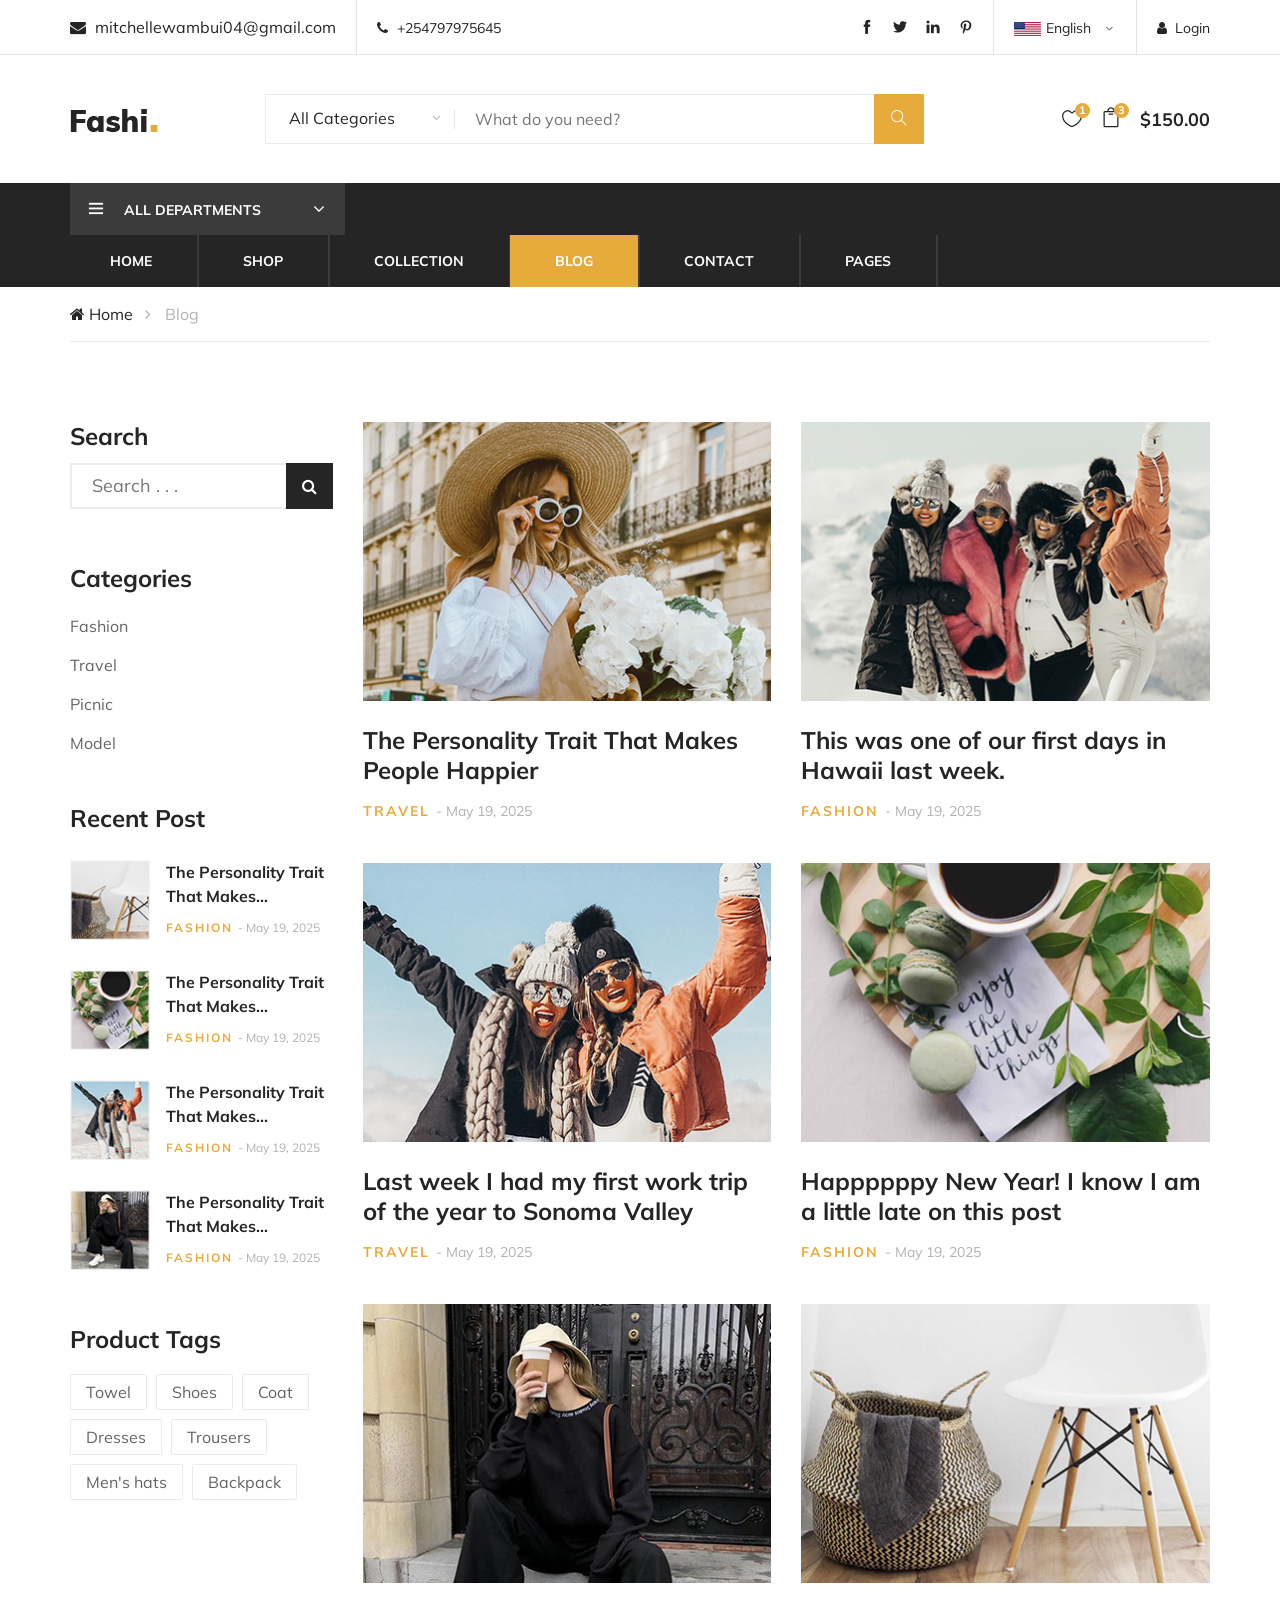
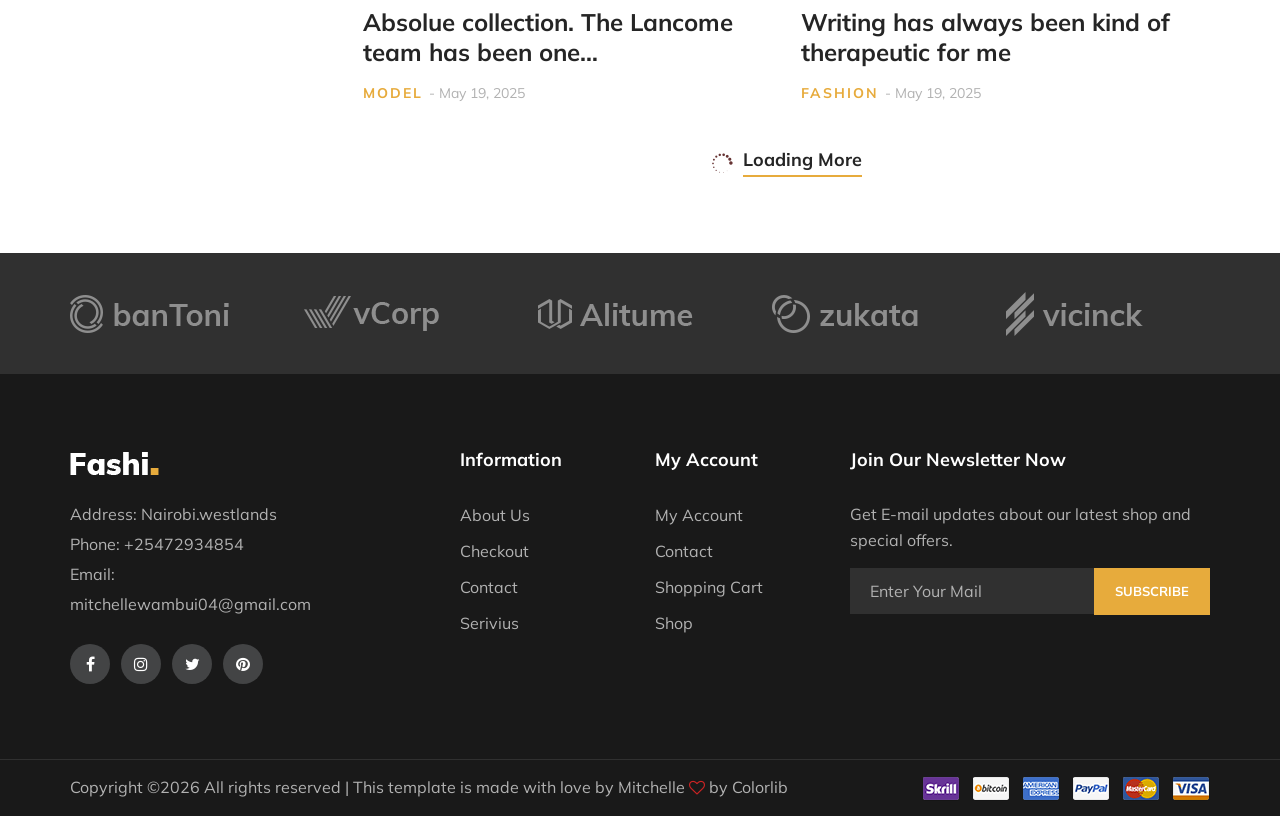
<file: blog.html>
<!DOCTYPE html>
<html lang="zxx">

<head>
    <meta charset="UTF-8">
    <meta name="description" content="Fashi Template">
    <meta name="keywords" content="Fashi, unica, creative, html">
    <meta name="viewport" content="width=device-width, initial-scale=1.0">
    <meta http-equiv="X-UA-Compatible" content="ie=edge">
    <title>Fashi | Template</title>

    <!-- Google Font -->
    <link href="https://fonts.googleapis.com/css?family=Muli:300,400,500,600,700,800,900&display=swap" rel="stylesheet">

    <!-- Css Styles -->
    <link rel="stylesheet" href="css/bootstrap.min.css" type="text/css">
    <link rel="stylesheet" href="css/font-awesome.min.css" type="text/css">
    <link rel="stylesheet" href="css/themify-icons.css" type="text/css">
    <link rel="stylesheet" href="css/elegant-icons.css" type="text/css">
    <link rel="stylesheet" href="css/owl.carousel.min.css" type="text/css">
    <link rel="stylesheet" href="css/nice-select.css" type="text/css">
    <link rel="stylesheet" href="css/jquery-ui.min.css" type="text/css">
    <link rel="stylesheet" href="css/slicknav.min.css" type="text/css">
    <link rel="stylesheet" href="css/style.css" type="text/css">
</head>

<body>
    <!-- Page Preloder -->
    <div id="preloder">
        <div class="loader"></div>
    </div>

    <!-- Header Section Begin -->
    <header class="header-section">
        <div class="header-top">
            <div class="container">
                <div class="ht-left">
                    <div class="mail-service">
                        <i class=" fa fa-envelope"></i>
                        mitchellewambui04@gmail.com
                    </div>
                    <div class="phone-service">
                        <i class=" fa fa-phone"></i>
                        +254797975645
                    </div>
                </div>
                <div class="ht-right">
                    <a href="#" class="login-panel"><i class="fa fa-user"></i>Login</a>
                    <div class="lan-selector">
                        <select class="language_drop" name="countries" id="countries" style="width:300px;">
                            <option value='yt' data-image="img/flag-1.jpg" data-imagecss="flag yt"
                                data-title="English">English</option>
                            <option value='yu' data-image="img/flag-2.jpg" data-imagecss="flag yu"
                                data-title="Bangladesh">German</option>
                        </select>
                    </div>
                    <div class="top-social">
                        <a href="#"><i class="ti-facebook"></i></a>
                        <a href="#"><i class="ti-twitter-alt"></i></a>
                        <a href="#"><i class="ti-linkedin"></i></a>
                        <a href="#"><i class="ti-pinterest"></i></a>
                    </div>
                </div>
            </div>
        </div>
        <div class="container">
            <div class="inner-header">
                <div class="row">
                    <div class="col-lg-2 col-md-2">
                        <div class="logo">
                            <a href="./index.html">
                                <img src="img/logo.png" alt="">
                            </a>
                        </div>
                    </div>
                    <div class="col-lg-7 col-md-7">
                        <div class="advanced-search">
                            <button type="button" class="category-btn">All Categories</button>
                            <form action="#" class="input-group">
                                <input type="text" placeholder="What do you need?">
                                <button type="button"><i class="ti-search"></i></button>
                            </form>
                        </div>
                    </div>
                    <div class="col-lg-3 text-right col-md-3">
                        <ul class="nav-right">
                            <li class="heart-icon"><a href="#">
                                    <i class="icon_heart_alt"></i>
                                    <span>1</span>
                                </a>
                            </li>
                            <li class="cart-icon"><a href="#">
                                    <i class="icon_bag_alt"></i>
                                    <span>3</span>
                                </a>
                                <div class="cart-hover">
                                    <div class="select-items">
                                        <table>
                                            <tbody>
                                                <tr>
                                                    <td class="si-pic"><img src="img/select-product-1.jpg" alt=""></td>
                                                    <td class="si-text">
                                                        <div class="product-selected">
                                                            <p>$60.00 x 1</p>
                                                            <h6>Kabino Bedside Table</h6>
                                                        </div>
                                                    </td>
                                                    <td class="si-close">
                                                        <i class="ti-close"></i>
                                                    </td>
                                                </tr>
                                                <tr>
                                                    <td class="si-pic"><img src="img/select-product-2.jpg" alt=""></td>
                                                    <td class="si-text">
                                                        <div class="product-selected">
                                                            <p>$60.00 x 1</p>
                                                            <h6>Kabino Bedside Table</h6>
                                                        </div>
                                                    </td>
                                                    <td class="si-close">
                                                        <i class="ti-close"></i>
                                                    </td>
                                                </tr>
                                            </tbody>
                                        </table>
                                    </div>
                                    <div class="select-total">
                                        <span>total:</span>
                                        <h5>$120.00</h5>
                                    </div>
                                    <div class="select-button">
                                        <a href="#" class="primary-btn view-card">VIEW CARD</a>
                                        <a href="#" class="primary-btn checkout-btn">CHECK OUT</a>
                                    </div>
                                </div>
                            </li>
                            <li class="cart-price">$150.00</li>
                        </ul>
                    </div>
                </div>
            </div>
        </div>
        <div class="nav-item">
            <div class="container">
                <div class="nav-depart">
                    <div class="depart-btn">
                        <i class="ti-menu"></i>
                        <span>All departments</span>
                        <ul class="depart-hover">
                            <li class="active"><a href="#">Women’s Clothing</a></li>
                            <li><a href="#">Men’s Clothing</a></li>
                            <li><a href="#">Underwear</a></li>
                            <li><a href="#">Kid's Clothing</a></li>
                            <li><a href="#">Brand Fashion</a></li>
                            <li><a href="#">Accessories/Shoes</a></li>
                            <li><a href="#">Luxury Brands</a></li>
                            <li><a href="#">Brand Outdoor Apparel</a></li>
                        </ul>
                    </div>
                </div>
                <nav class="nav-menu mobile-menu">
                    <ul>
                        <li><a href="./index.html">Home</a></li>
                        <li><a href="./shop.html">Shop</a></li>
                        <li><a href="#">Collection</a>
                            <ul class="dropdown">
                                <li><a href="#">Men's</a></li>
                                <li><a href="#">Women's</a></li>
                                <li><a href="#">Kid's</a></li>
                            </ul>
                        </li>
                        <li class="active"><a href="./blog.html">Blog</a></li>
                        <li><a href="./contact.html">Contact</a></li>
                        <li><a href="#">Pages</a>
                            <ul class="dropdown">
                                <li><a href="./blog-details.html">Blog Details</a></li>
                                <li><a href="./shopping-cart.html">Shopping Cart</a></li>
                                <li><a href="./check-out.html">Checkout</a></li>
                                <li><a href="./faq.html">Faq</a></li>
                                <li><a href="./register.html">Register</a></li>
                                <li><a href="./login.html">Login</a></li>
                            </ul>
                        </li>
                    </ul>
                </nav>
                <div id="mobile-menu-wrap"></div>
            </div>
        </div>
    </header>
    <!-- Header End -->

    <!-- Breadcrumb Section Begin -->
    <div class="breacrumb-section">
        <div class="container">
            <div class="row">
                <div class="col-lg-12">
                    <div class="breadcrumb-text">
                        <a href="#"><i class="fa fa-home"></i> Home</a>
                        <span>Blog</span>
                    </div>
                </div>
            </div>
        </div>
    </div>
    <!-- Breadcrumb Section Begin -->

    <!-- Blog Section Begin -->
    <section class="blog-section spad">
        <div class="container">
            <div class="row">
                <div class="col-lg-3 col-md-6 col-sm-8 order-2 order-lg-1">
                    <div class="blog-sidebar">
                        <div class="search-form">
                            <h4>Search</h4>
                            <form action="#">
                                <input type="text" placeholder="Search . . .  ">
                                <button type="submit"><i class="fa fa-search"></i></button>
                            </form>
                        </div>
                        <div class="blog-catagory">
                            <h4>Categories</h4>
                            <ul>
                                <li><a href="#">Fashion</a></li>
                                <li><a href="#">Travel</a></li>
                                <li><a href="#">Picnic</a></li>
                                <li><a href="#">Model</a></li>
                            </ul>
                        </div>
                        <div class="recent-post">
                            <h4>Recent Post</h4>
                            <div class="recent-blog">
                                <a href="#" class="rb-item">
                                    <div class="rb-pic">
                                        <img src="img/blog/recent-1.jpg" alt="">
                                    </div>
                                    <div class="rb-text">
                                        <h6>The Personality Trait That Makes...</h6>
                                        <p>Fashion <span>- May 19, 2025</span></p>
                                    </div>
                                </a>
                                <a href="#" class="rb-item">
                                    <div class="rb-pic">
                                        <img src="img/blog/recent-2.jpg" alt="">
                                    </div>
                                    <div class="rb-text">
                                        <h6>The Personality Trait That Makes...</h6>
                                        <p>Fashion <span>- May 19, 2025</span></p>
                                    </div>
                                </a>
                                <a href="#" class="rb-item">
                                    <div class="rb-pic">
                                        <img src="img/blog/recent-3.jpg" alt="">
                                    </div>
                                    <div class="rb-text">
                                        <h6>The Personality Trait That Makes...</h6>
                                        <p>Fashion <span>- May 19, 2025</span></p>
                                    </div>
                                </a>
                                <a href="#" class="rb-item">
                                    <div class="rb-pic">
                                        <img src="img/blog/recent-4.jpg" alt="">
                                    </div>
                                    <div class="rb-text">
                                        <h6>The Personality Trait That Makes...</h6>
                                        <p>Fashion <span>- May 19, 2025</span></p>
                                    </div>
                                </a>
                            </div>
                        </div>
                        <div class="blog-tags">
                            <h4>Product Tags</h4>
                            <div class="tag-item">
                                <a href="#">Towel</a>
                                <a href="#">Shoes</a>
                                <a href="#">Coat</a>
                                <a href="#">Dresses</a>
                                <a href="#">Trousers</a>
                                <a href="#">Men's hats</a>
                                <a href="#">Backpack</a>
                            </div>
                        </div>
                    </div>
                </div>
                <div class="col-lg-9 order-1 order-lg-2">
                    <div class="row">
                        <div class="col-lg-6 col-sm-6">
                            <div class="blog-item">
                                <div class="bi-pic">
                                    <img src="img/blog/blog-1.jpg" alt="">
                                </div>
                                <div class="bi-text">
                                    <a href="./blog-details.html">
                                        <h4>The Personality Trait That Makes People Happier</h4>
                                    </a>
                                    <p>travel <span>- May 19, 2025</span></p>
                                </div>
                            </div>
                        </div>
                        <div class="col-lg-6 col-sm-6">
                            <div class="blog-item">
                                <div class="bi-pic">
                                    <img src="img/blog/blog-2.jpg" alt="">
                                </div>
                                <div class="bi-text">
                                    <a href="./blog-details.html">
                                        <h4>This was one of our first days in Hawaii last week.</h4>
                                    </a>
                                    <p>Fashion <span>- May 19, 2025</span></p>
                                </div>
                            </div>
                        </div>
                        <div class="col-lg-6 col-sm-6">
                            <div class="blog-item">
                                <div class="bi-pic">
                                    <img src="img/blog/blog-3.jpg" alt="">
                                </div>
                                <div class="bi-text">
                                    <a href="./blog-details.html">
                                        <h4>Last week I had my first work trip of the year to Sonoma Valley</h4>
                                    </a>
                                    <p>travel <span>- May 19, 2025</span></p>
                                </div>
                            </div>
                        </div>
                        <div class="col-lg-6 col-sm-6">
                            <div class="blog-item">
                                <div class="bi-pic">
                                    <img src="img/blog/blog-4.jpg" alt="">
                                </div>
                                <div class="bi-text">
                                    <a href="./blog-details.html">
                                        <h4>Happppppy New Year! I know I am a little late on this post</h4>
                                    </a>
                                    <p>Fashion <span>- May 19, 2025</span></p>
                                </div>
                            </div>
                        </div>
                        <div class="col-lg-6 col-sm-6">
                            <div class="blog-item">
                                <div class="bi-pic">
                                    <img src="img/blog/blog-5.jpg" alt="">
                                </div>
                                <div class="bi-text">
                                    <a href="./blog-details.html">
                                        <h4>Absolue collection. The Lancome team has been one…</h4>
                                    </a>
                                    <p>Model <span>- May 19, 2025</span></p>
                                </div>
                            </div>
                        </div>
                        <div class="col-lg-6 col-sm-6">
                            <div class="blog-item">
                                <div class="bi-pic">
                                    <img src="img/blog/blog-6.jpg" alt="">
                                </div>
                                <div class="bi-text">
                                    <a href="./blog-details.html">
                                        <h4>Writing has always been kind of therapeutic for me</h4>
                                    </a>
                                    <p>Fashion <span>- May 19, 2025</span></p>
                                </div>
                            </div>
                        </div>
                        <div class="col-lg-12">
                            <div class="loading-more">
                                <i class="icon_loading"></i>
                                <a href="#">
                                    Loading More
                                </a>
                            </div>
                        </div>
                    </div>
                </div>
            </div>
        </div>
    </section>
    <!-- Blog Section End -->

    <!-- Partner Logo Section Begin -->
    <div class="partner-logo">
        <div class="container">
            <div class="logo-carousel owl-carousel">
                <div class="logo-item">
                    <div class="tablecell-inner">
                        <img src="img/logo-carousel/logo-1.png" alt="">
                    </div>
                </div>
                <div class="logo-item">
                    <div class="tablecell-inner">
                        <img src="img/logo-carousel/logo-2.png" alt="">
                    </div>
                </div>
                <div class="logo-item">
                    <div class="tablecell-inner">
                        <img src="img/logo-carousel/logo-3.png" alt="">
                    </div>
                </div>
                <div class="logo-item">
                    <div class="tablecell-inner">
                        <img src="img/logo-carousel/logo-4.png" alt="">
                    </div>
                </div>
                <div class="logo-item">
                    <div class="tablecell-inner">
                        <img src="img/logo-carousel/logo-5.png" alt="">
                    </div>
                </div>
            </div>
        </div>
    </div>
    <!-- Partner Logo Section End -->

    <!-- Footer Section Begin -->
    <footer class="footer-section">
        <div class="container">
            <div class="row">
                <div class="col-lg-3">
                    <div class="footer-left">
                        <div class="footer-logo">
                            <a href="#"><img src="img/footer-logo.png" alt=""></a>
                        </div>
                        <ul>
                            <li>Address: Nairobi.westlands</li>
                            <li>Phone: +25472934854</li>
                            <li>Email: mitchellewambui04@gmail.com</li>
                        </ul>
                        <div class="footer-social">
                            <a href="#"><i class="fa fa-facebook"></i></a>
                            <a href="#"><i class="fa fa-instagram"></i></a>
                            <a href="#"><i class="fa fa-twitter"></i></a>
                            <a href="#"><i class="fa fa-pinterest"></i></a>
                        </div>
                    </div>
                </div>
                <div class="col-lg-2 offset-lg-1">
                    <div class="footer-widget">
                        <h5>Information</h5>
                        <ul>
                            <li><a href="#">About Us</a></li>
                            <li><a href="#">Checkout</a></li>
                            <li><a href="#">Contact</a></li>
                            <li><a href="#">Serivius</a></li>
                        </ul>
                    </div>
                </div>
                <div class="col-lg-2">
                    <div class="footer-widget">
                        <h5>My Account</h5>
                        <ul>
                            <li><a href="#">My Account</a></li>
                            <li><a href="#">Contact</a></li>
                            <li><a href="#">Shopping Cart</a></li>
                            <li><a href="#">Shop</a></li>
                        </ul>
                    </div>
                </div>
                <div class="col-lg-4">
                    <div class="newslatter-item">
                        <h5>Join Our Newsletter Now</h5>
                        <p>Get E-mail updates about our latest shop and special offers.</p>
                        <form action="#" class="subscribe-form">
                            <input type="text" placeholder="Enter Your Mail">
                            <button type="button">Subscribe</button>
                        </form>
                    </div>
                </div>
            </div>
        </div>
        <div class="copyright-reserved">
            <div class="container">
                <div class="row">
                    <div class="col-lg-12">
                        <div class="copyright-text">
                            <!-- Link back to Colorlib can't be removed. Template is licensed under CC BY 3.0. -->
Copyright &copy;<script>document.write(new Date().getFullYear());</script> All rights reserved | This template is made with love by Mitchelle <i class="fa fa-heart-o" aria-hidden="true"></i> by <a href="https://colorlib.com" target="_blank">Colorlib</a>
<!-- Link back to Colorlib can't be removed. Template is licensed under CC BY 3.0. -->
                        </div>
                        <div class="payment-pic">
                            <img src="img/payment-method.png" alt="">
                        </div>
                    </div>
                </div>
            </div>
        </div>
    </footer>
    <!-- Footer Section End -->

    <!-- Js Plugins -->
    <script src="js/jquery-3.3.1.min.js"></script>
    <script src="js/bootstrap.min.js"></script>
    <script src="js/jquery-ui.min.js"></script>
    <script src="js/jquery.countdown.min.js"></script>
    <script src="js/jquery.nice-select.min.js"></script>
    <script src="js/jquery.zoom.min.js"></script>
    <script src="js/jquery.dd.min.js"></script>
    <script src="js/jquery.slicknav.js"></script>
    <script src="js/owl.carousel.min.js"></script>
    <script src="js/main.js"></script>
</body>

</html>
</file>
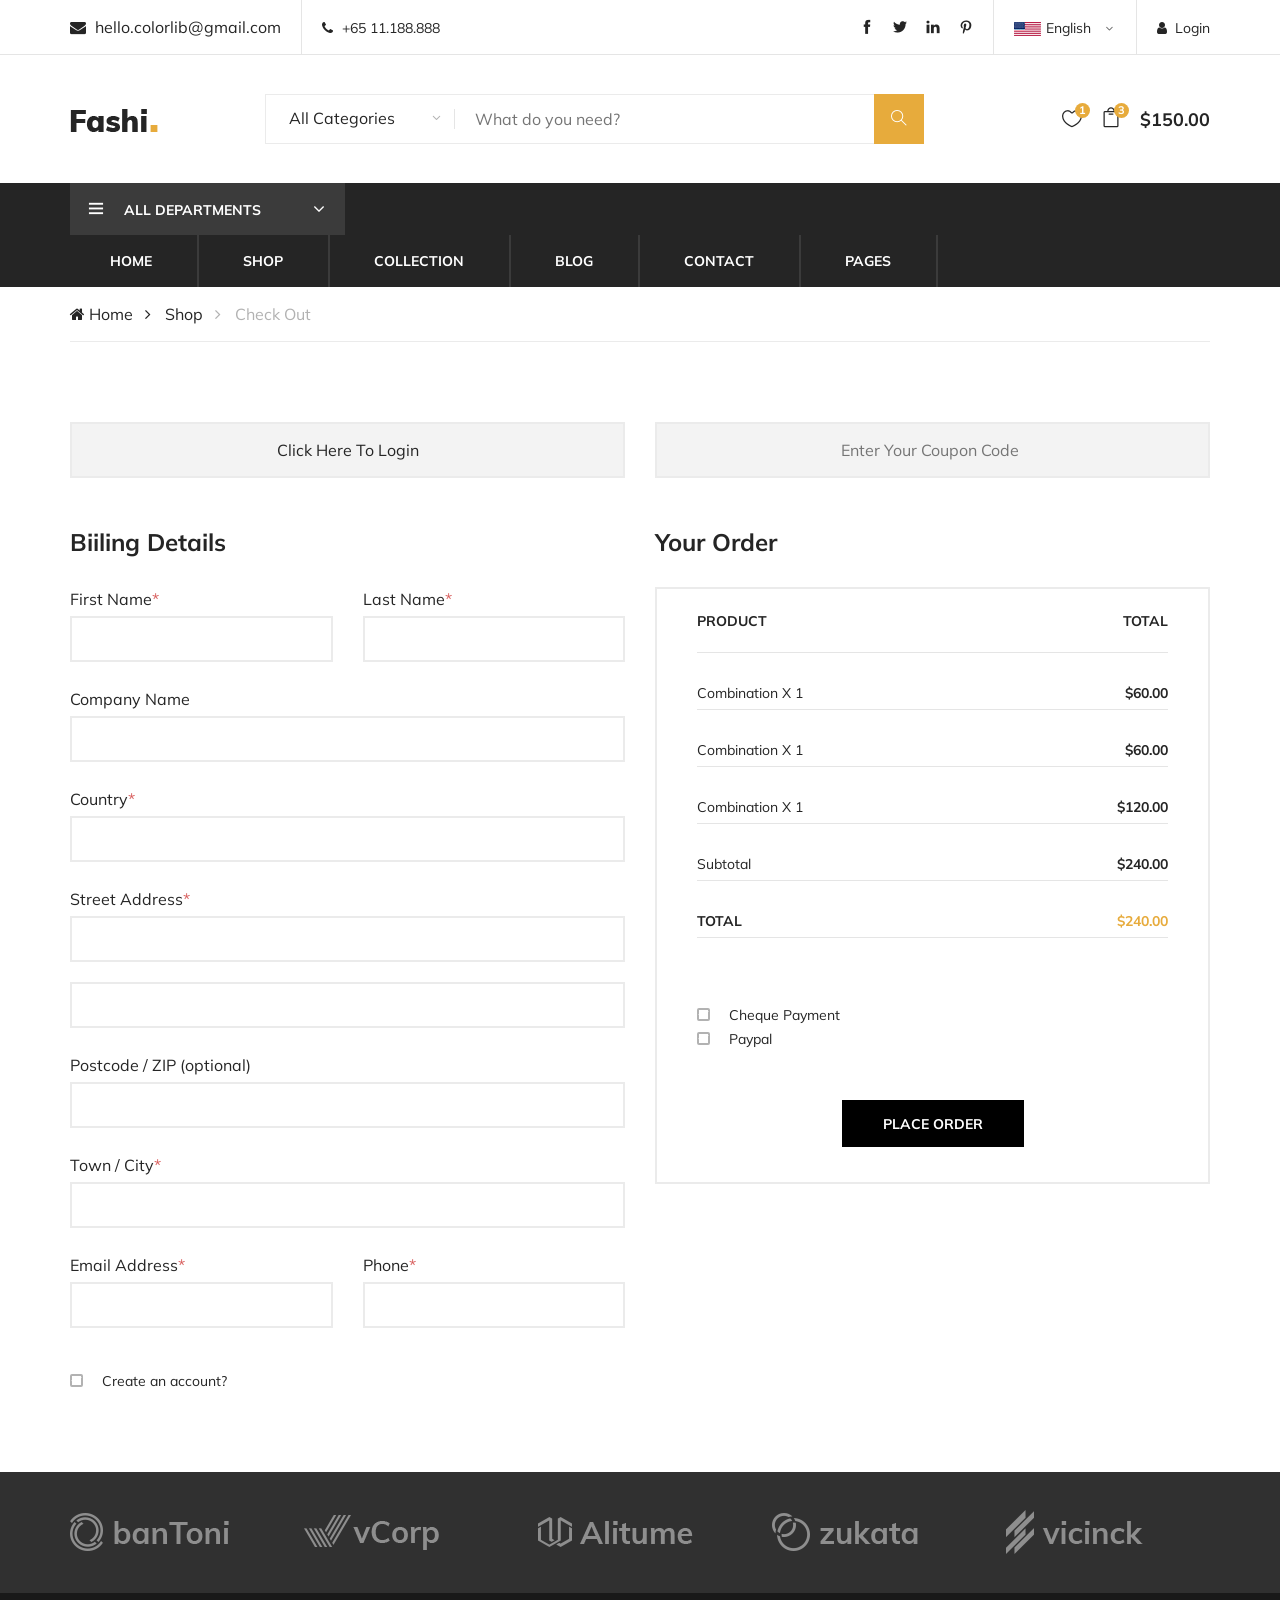
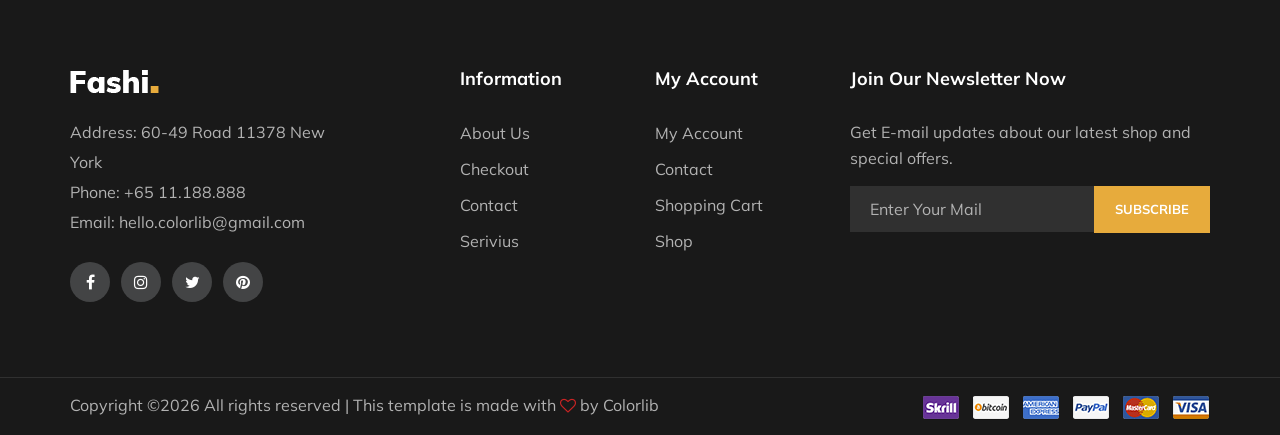
<file: check-out.html>
<!DOCTYPE html>
<html lang="zxx">

<head>
    <meta charset="UTF-8">
    <meta name="description" content="Fashi Template">
    <meta name="keywords" content="Fashi, unica, creative, html">
    <meta name="viewport" content="width=device-width, initial-scale=1.0">
    <meta http-equiv="X-UA-Compatible" content="ie=edge">
    <title>Fashi | Template</title>

    <!-- Google Font -->
    <link href="https://fonts.googleapis.com/css?family=Muli:300,400,500,600,700,800,900&display=swap" rel="stylesheet">

    <!-- Css Styles -->
    <link rel="stylesheet" href="css/bootstrap.min.css" type="text/css">
    <link rel="stylesheet" href="css/font-awesome.min.css" type="text/css">
    <link rel="stylesheet" href="css/themify-icons.css" type="text/css">
    <link rel="stylesheet" href="css/elegant-icons.css" type="text/css">
    <link rel="stylesheet" href="css/owl.carousel.min.css" type="text/css">
    <link rel="stylesheet" href="css/nice-select.css" type="text/css">
    <link rel="stylesheet" href="css/jquery-ui.min.css" type="text/css">
    <link rel="stylesheet" href="css/slicknav.min.css" type="text/css">
    <link rel="stylesheet" href="css/style.css" type="text/css">
</head>

<body>
    <!-- Page Preloder -->
    <div id="preloder">
        <div class="loader"></div>
    </div>

    <!-- Header Section Begin -->
    <header class="header-section">
        <div class="header-top">
            <div class="container">
                <div class="ht-left">
                    <div class="mail-service">
                        <i class=" fa fa-envelope"></i>
                        hello.colorlib@gmail.com
                    </div>
                    <div class="phone-service">
                        <i class=" fa fa-phone"></i>
                        +65 11.188.888
                    </div>
                </div>
                <div class="ht-right">
                    <a href="#" class="login-panel"><i class="fa fa-user"></i>Login</a>
                    <div class="lan-selector">
                        <select class="language_drop" name="countries" id="countries" style="width:300px;">
                            <option value='yt' data-image="img/flag-1.jpg" data-imagecss="flag yt"
                                data-title="English">English</option>
                            <option value='yu' data-image="img/flag-2.jpg" data-imagecss="flag yu"
                                data-title="Bangladesh">German </option>
                        </select>
                    </div>
                    <div class="top-social">
                        <a href="#"><i class="ti-facebook"></i></a>
                        <a href="#"><i class="ti-twitter-alt"></i></a>
                        <a href="#"><i class="ti-linkedin"></i></a>
                        <a href="#"><i class="ti-pinterest"></i></a>
                    </div>
                </div>
            </div>
        </div>
        <div class="container">
            <div class="inner-header">
                <div class="row">
                    <div class="col-lg-2 col-md-2">
                        <div class="logo">
                            <a href="./index.html">
                                <img src="img/logo.png" alt="">
                            </a>
                        </div>
                    </div>
                    <div class="col-lg-7 col-md-7">
                        <div class="advanced-search">
                            <button type="button" class="category-btn">All Categories</button>
                            <form action="#" class="input-group">
                                <input type="text" placeholder="What do you need?">
                                <button type="button"><i class="ti-search"></i></button>
                            </form>
                        </div>
                    </div>
                    <div class="col-lg-3 text-right col-md-3">
                        <ul class="nav-right">
                            <li class="heart-icon"><a href="#">
                                    <i class="icon_heart_alt"></i>
                                    <span>1</span>
                                </a>
                            </li>
                            <li class="cart-icon"><a href="#">
                                    <i class="icon_bag_alt"></i>
                                    <span>3</span>
                                </a>
                                <div class="cart-hover">
                                    <div class="select-items">
                                        <table>
                                            <tbody>
                                                <tr>
                                                    <td class="si-pic"><img src="img/select-product-1.jpg" alt=""></td>
                                                    <td class="si-text">
                                                        <div class="product-selected">
                                                            <p>$60.00 x 1</p>
                                                            <h6>Kabino Bedside Table</h6>
                                                        </div>
                                                    </td>
                                                    <td class="si-close">
                                                        <i class="ti-close"></i>
                                                    </td>
                                                </tr>
                                                <tr>
                                                    <td class="si-pic"><img src="img/select-product-2.jpg" alt=""></td>
                                                    <td class="si-text">
                                                        <div class="product-selected">
                                                            <p>$60.00 x 1</p>
                                                            <h6>Kabino Bedside Table</h6>
                                                        </div>
                                                    </td>
                                                    <td class="si-close">
                                                        <i class="ti-close"></i>
                                                    </td>
                                                </tr>
                                            </tbody>
                                        </table>
                                    </div>
                                    <div class="select-total">
                                        <span>total:</span>
                                        <h5>$120.00</h5>
                                    </div>
                                    <div class="select-button">
                                        <a href="#" class="primary-btn view-card">VIEW CARD</a>
                                        <a href="#" class="primary-btn checkout-btn">CHECK OUT</a>
                                    </div>
                                </div>
                            </li>
                            <li class="cart-price">$150.00</li>
                        </ul>
                    </div>
                </div>
            </div>
        </div>
        <div class="nav-item">
            <div class="container">
                <div class="nav-depart">
                    <div class="depart-btn">
                        <i class="ti-menu"></i>
                        <span>All departments</span>
                        <ul class="depart-hover">
                            <li class="active"><a href="#">Women’s Clothing</a></li>
                            <li><a href="#">Men’s Clothing</a></li>
                            <li><a href="#">Underwear</a></li>
                            <li><a href="#">Kid's Clothing</a></li>
                            <li><a href="#">Brand Fashion</a></li>
                            <li><a href="#">Accessories/Shoes</a></li>
                            <li><a href="#">Luxury Brands</a></li>
                            <li><a href="#">Brand Outdoor Apparel</a></li>
                        </ul>
                    </div>
                </div>
                <nav class="nav-menu mobile-menu">
                    <ul>
                        <li><a href="./home.html">Home</a></li>
                        <li><a href="./shop.html">Shop</a></li>
                        <li><a href="#">Collection</a>
                            <ul class="dropdown">
                                <li><a href="#">Men's</a></li>
                                <li><a href="#">Women's</a></li>
                                <li><a href="#">Kid's</a></li>
                            </ul>
                        </li>
                        <li><a href="./blog.html">Blog</a></li>
                        <li><a href="./contact.html">Contact</a></li>
                        <li><a href="#">Pages</a>
                            <ul class="dropdown">
                                <li><a href="./blog-details.html">Blog Details</a></li>
                                <li><a href="./shopping-cart.html">Shopping Cart</a></li>
                                <li><a href="./check-out.html">Checkout</a></li>
                                <li><a href="./faq.html">Faq</a></li>
                                <li><a href="./register.html">Register</a></li>
                                <li><a href="./login.html">Login</a></li>
                            </ul>
                        </li>
                    </ul>
                </nav>
                <div id="mobile-menu-wrap"></div>
            </div>
        </div>
    </header>
    <!-- Header End -->

    <!-- Breadcrumb Section Begin -->
    <div class="breacrumb-section">
        <div class="container">
            <div class="row">
                <div class="col-lg-12">
                    <div class="breadcrumb-text product-more">
                        <a href="./index.html"><i class="fa fa-home"></i> Home</a>
                        <a href="./shop.html">Shop</a>
                        <span>Check Out</span>
                    </div>
                </div>
            </div>
        </div>
    </div>
    <!-- Breadcrumb Section Begin -->

    <!-- Shopping Cart Section Begin -->
    <section class="checkout-section spad">
        <div class="container">
            <form action="#" class="checkout-form">
                <div class="row">
                    <div class="col-lg-6">
                        <div class="checkout-content">
                            <a href="#" class="content-btn">Click Here To Login</a>
                        </div>
                        <h4>Biiling Details</h4>
                        <div class="row">
                            <div class="col-lg-6">
                                <label for="fir">First Name<span>*</span></label>
                                <input type="text" id="fir">
                            </div>
                            <div class="col-lg-6">
                                <label for="last">Last Name<span>*</span></label>
                                <input type="text" id="last">
                            </div>
                            <div class="col-lg-12">
                                <label for="cun-name">Company Name</label>
                                <input type="text" id="cun-name">
                            </div>
                            <div class="col-lg-12">
                                <label for="cun">Country<span>*</span></label>
                                <input type="text" id="cun">
                            </div>
                            <div class="col-lg-12">
                                <label for="street">Street Address<span>*</span></label>
                                <input type="text" id="street" class="street-first">
                                <input type="text">
                            </div>
                            <div class="col-lg-12">
                                <label for="zip">Postcode / ZIP (optional)</label>
                                <input type="text" id="zip">
                            </div>
                            <div class="col-lg-12">
                                <label for="town">Town / City<span>*</span></label>
                                <input type="text" id="town">
                            </div>
                            <div class="col-lg-6">
                                <label for="email">Email Address<span>*</span></label>
                                <input type="text" id="email">
                            </div>
                            <div class="col-lg-6">
                                <label for="phone">Phone<span>*</span></label>
                                <input type="text" id="phone">
                            </div>
                            <div class="col-lg-12">
                                <div class="create-item">
                                    <label for="acc-create">
                                        Create an account?
                                        <input type="checkbox" id="acc-create">
                                        <span class="checkmark"></span>
                                    </label>
                                </div>
                            </div>
                        </div>
                    </div>
                    <div class="col-lg-6">
                        <div class="checkout-content">
                            <input type="text" placeholder="Enter Your Coupon Code">
                        </div>
                        <div class="place-order">
                            <h4>Your Order</h4>
                            <div class="order-total">
                                <ul class="order-table">
                                    <li>Product <span>Total</span></li>
                                    <li class="fw-normal">Combination x 1 <span>$60.00</span></li>
                                    <li class="fw-normal">Combination x 1 <span>$60.00</span></li>
                                    <li class="fw-normal">Combination x 1 <span>$120.00</span></li>
                                    <li class="fw-normal">Subtotal <span>$240.00</span></li>
                                    <li class="total-price">Total <span>$240.00</span></li>
                                </ul>
                                <div class="payment-check">
                                    <div class="pc-item">
                                        <label for="pc-check">
                                            Cheque Payment
                                            <input type="checkbox" id="pc-check">
                                            <span class="checkmark"></span>
                                        </label>
                                    </div>
                                    <div class="pc-item">
                                        <label for="pc-paypal">
                                            Paypal
                                            <input type="checkbox" id="pc-paypal">
                                            <span class="checkmark"></span>
                                        </label>
                                    </div>
                                </div>
                                <div class="order-btn">
                                    <button type="submit" class="site-btn place-btn">Place Order</button>
                                </div>
                            </div>
                        </div>
                    </div>
                </div>
            </form>
        </div>
    </section>
    <!-- Shopping Cart Section End -->

    <!-- Partner Logo Section Begin -->
    <div class="partner-logo">
        <div class="container">
            <div class="logo-carousel owl-carousel">
                <div class="logo-item">
                    <div class="tablecell-inner">
                        <img src="img/logo-carousel/logo-1.png" alt="">
                    </div>
                </div>
                <div class="logo-item">
                    <div class="tablecell-inner">
                        <img src="img/logo-carousel/logo-2.png" alt="">
                    </div>
                </div>
                <div class="logo-item">
                    <div class="tablecell-inner">
                        <img src="img/logo-carousel/logo-3.png" alt="">
                    </div>
                </div>
                <div class="logo-item">
                    <div class="tablecell-inner">
                        <img src="img/logo-carousel/logo-4.png" alt="">
                    </div>
                </div>
                <div class="logo-item">
                    <div class="tablecell-inner">
                        <img src="img/logo-carousel/logo-5.png" alt="">
                    </div>
                </div>
            </div>
        </div>
    </div>
    <!-- Partner Logo Section End -->

    <!-- Footer Section Begin -->
    <footer class="footer-section">
        <div class="container">
            <div class="row">
                <div class="col-lg-3">
                    <div class="footer-left">
                        <div class="footer-logo">
                            <a href="#"><img src="img/footer-logo.png" alt=""></a>
                        </div>
                        <ul>
                            <li>Address: 60-49 Road 11378 New York</li>
                            <li>Phone: +65 11.188.888</li>
                            <li>Email: hello.colorlib@gmail.com</li>
                        </ul>
                        <div class="footer-social">
                            <a href="#"><i class="fa fa-facebook"></i></a>
                            <a href="#"><i class="fa fa-instagram"></i></a>
                            <a href="#"><i class="fa fa-twitter"></i></a>
                            <a href="#"><i class="fa fa-pinterest"></i></a>
                        </div>
                    </div>
                </div>
                <div class="col-lg-2 offset-lg-1">
                    <div class="footer-widget">
                        <h5>Information</h5>
                        <ul>
                            <li><a href="#">About Us</a></li>
                            <li><a href="#">Checkout</a></li>
                            <li><a href="#">Contact</a></li>
                            <li><a href="#">Serivius</a></li>
                        </ul>
                    </div>
                </div>
                <div class="col-lg-2">
                    <div class="footer-widget">
                        <h5>My Account</h5>
                        <ul>
                            <li><a href="#">My Account</a></li>
                            <li><a href="#">Contact</a></li>
                            <li><a href="#">Shopping Cart</a></li>
                            <li><a href="#">Shop</a></li>
                        </ul>
                    </div>
                </div>
                <div class="col-lg-4">
                    <div class="newslatter-item">
                        <h5>Join Our Newsletter Now</h5>
                        <p>Get E-mail updates about our latest shop and special offers.</p>
                        <form action="#" class="subscribe-form">
                            <input type="text" placeholder="Enter Your Mail">
                            <button type="button">Subscribe</button>
                        </form>
                    </div>
                </div>
            </div>
        </div>
        <div class="copyright-reserved">
            <div class="container">
                <div class="row">
                    <div class="col-lg-12">
                        <div class="copyright-text">
                            <!-- Link back to Colorlib can't be removed. Template is licensed under CC BY 3.0. -->
Copyright &copy;<script>document.write(new Date().getFullYear());</script> All rights reserved | This template is made with <i class="fa fa-heart-o" aria-hidden="true"></i> by <a href="https://colorlib.com" target="_blank">Colorlib</a>
<!-- Link back to Colorlib can't be removed. Template is licensed under CC BY 3.0. -->
                        </div>
                        <div class="payment-pic">
                            <img src="img/payment-method.png" alt="">
                        </div>
                    </div>
                </div>
            </div>
        </div>
    </footer>
    <!-- Footer Section End -->

    <!-- Js Plugins -->
    <script src="js/jquery-3.3.1.min.js"></script>
    <script src="js/bootstrap.min.js"></script>
    <script src="js/jquery-ui.min.js"></script>
    <script src="js/jquery.countdown.min.js"></script>
    <script src="js/jquery.nice-select.min.js"></script>
    <script src="js/jquery.zoom.min.js"></script>
    <script src="js/jquery.dd.min.js"></script>
    <script src="js/jquery.slicknav.js"></script>
    <script src="js/owl.carousel.min.js"></script>
    <script src="js/main.js"></script>
</body>

</html>
</file>
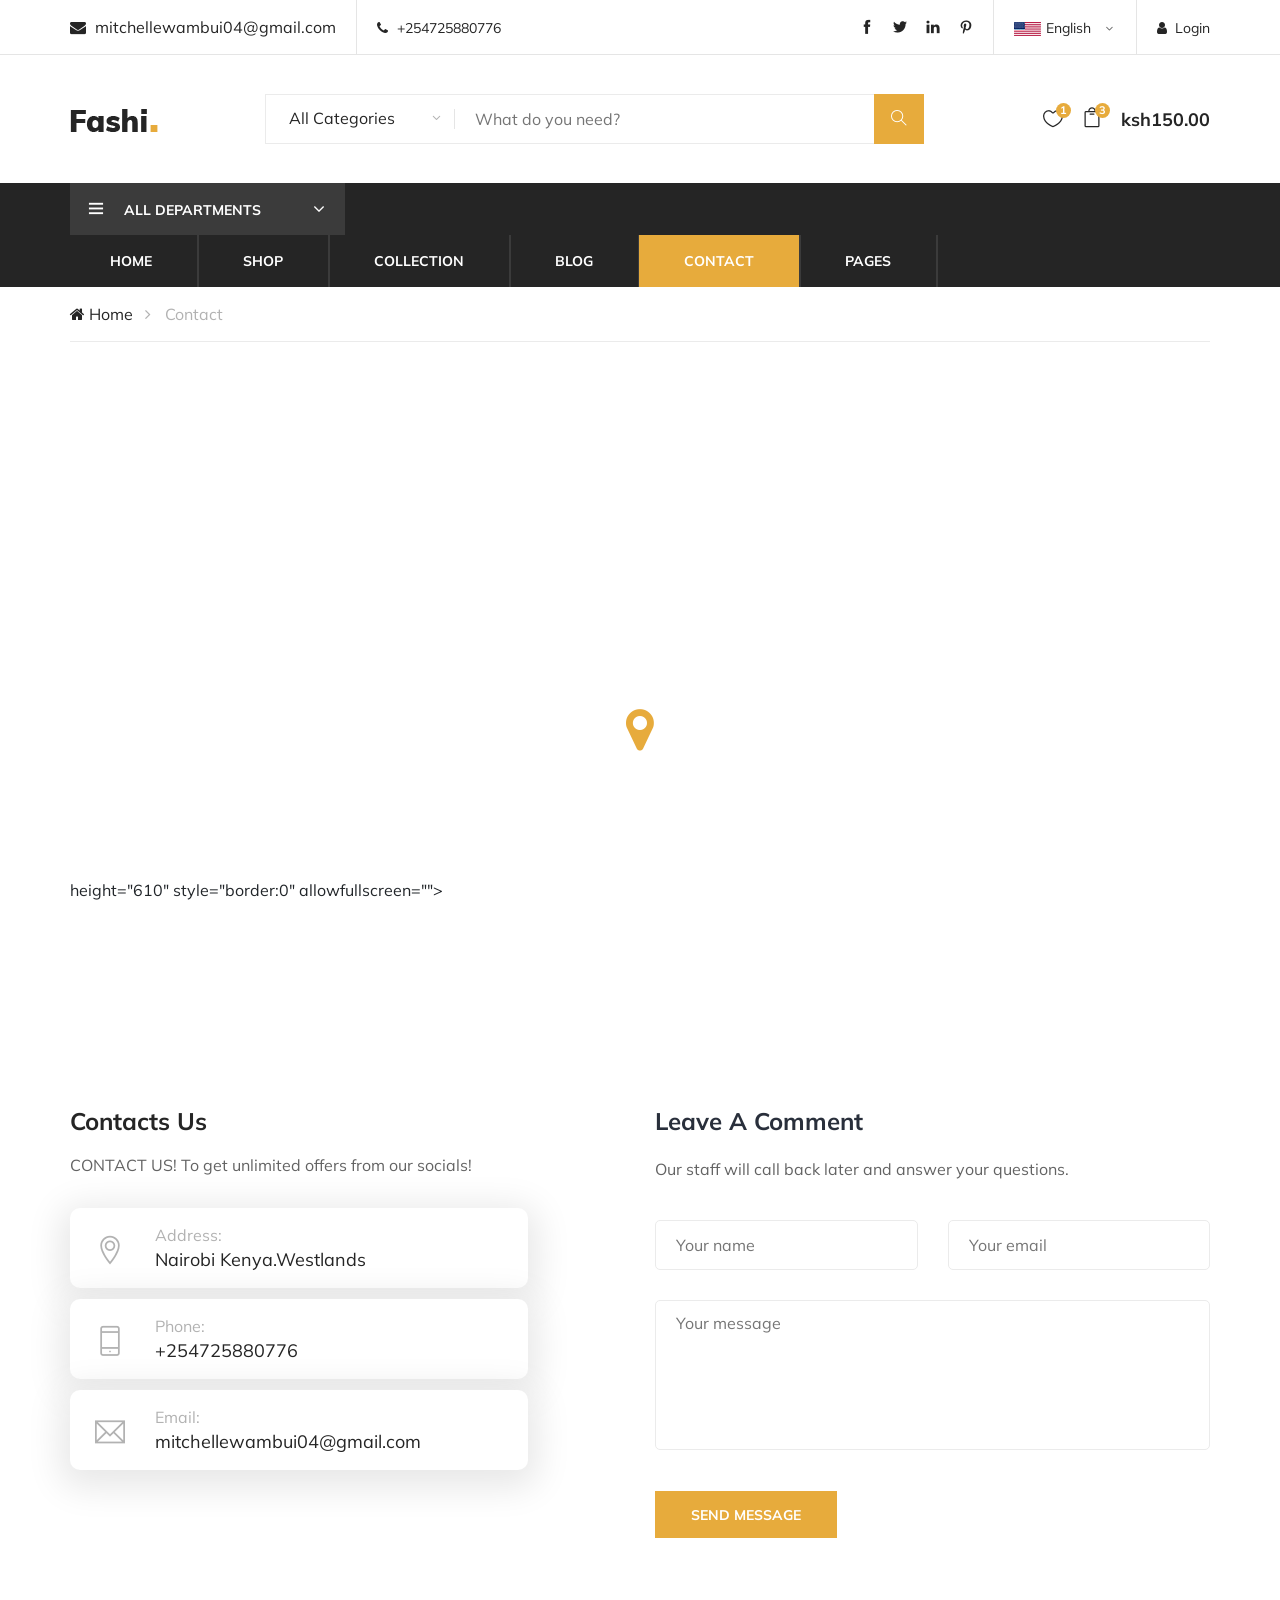
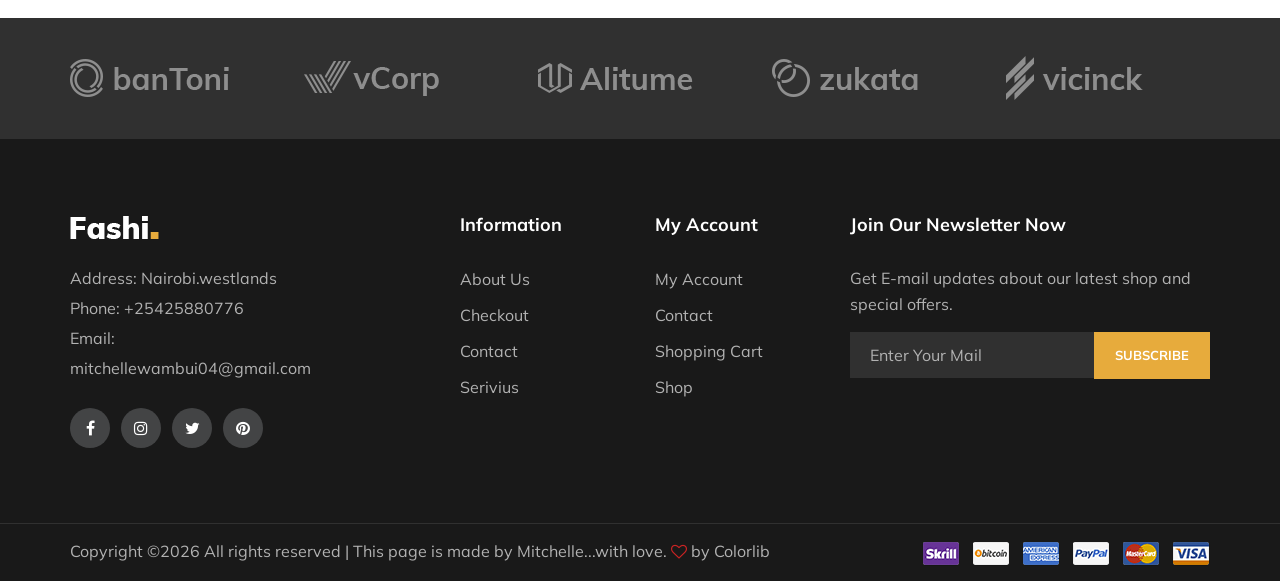
<file: contact.html>
<!DOCTYPE html>
<html lang="zxx">

<head>
    <meta charset="UTF-8">
    <meta name="description" content="Fashi Template">
    <meta name="keywords" content="Fashi, unica, creative, html">
    <meta name="viewport" content="width=device-width, initial-scale=1.0">
    <meta http-equiv="X-UA-Compatible" content="ie=edge">
    <title>Fashi | Template</title>

    <!-- Google Font -->
    <link href="https://fonts.googleapis.com/css?family=Muli:300,400,500,600,700,800,900&display=swap" rel="stylesheet">

    <!-- Css Styles -->
    <link rel="stylesheet" href="css/bootstrap.min.css" type="text/css">
    <link rel="stylesheet" href="css/font-awesome.min.css" type="text/css">
    <link rel="stylesheet" href="css/themify-icons.css" type="text/css">
    <link rel="stylesheet" href="css/elegant-icons.css" type="text/css">
    <link rel="stylesheet" href="css/owl.carousel.min.css" type="text/css">
    <link rel="stylesheet" href="css/nice-select.css" type="text/css">
    <link rel="stylesheet" href="css/jquery-ui.min.css" type="text/css">
    <link rel="stylesheet" href="css/slicknav.min.css" type="text/css">
    <link rel="stylesheet" href="css/style.css" type="text/css">
</head>

<body>
    <!-- Page Preloder -->
    <div id="preloder">
        <div class="loader"></div>
    </div>

    <!-- Header Section Begin -->
    <header class="header-section">
        <div class="header-top">
            <div class="container">
                <div class="ht-left">
                    <div class="mail-service">
                        <i class=" fa fa-envelope"></i>
                        mitchellewambui04@gmail.com
                    </div>
                    <div class="phone-service">
                        <i class=" fa fa-phone"></i>
                        +254725880776
                    </div>
                </div>
                <div class="ht-right">
                    <a href="#" class="login-panel"><i class="fa fa-user"></i>Login</a>
                    <div class="lan-selector">
                        <select class="language_drop" name="countries" id="countries" style="width:300px;">
                            <option value='yt' data-image="img/flag-1.jpg" data-imagecss="flag yt"
                                data-title="English">English</option>
                            <option value='yu' data-image="img/flag-2.jpg" data-imagecss="flag yu"
                                data-title="Bangladesh">Swahili </option>
                        </select>
                    </div>
                    <div class="top-social">
                        <a href="#"><i class="ti-facebook"></i></a>
                        <a href="#"><i class="ti-twitter-alt"></i></a>
                        <a href="#"><i class="ti-linkedin"></i></a>
                        <a href="#"><i class="ti-pinterest"></i></a>
                    </div>
                </div>
            </div>
        </div>
        <div class="container">
            <div class="inner-header">
                <div class="row">
                    <div class="col-lg-2 col-md-2">
                        <div class="logo">
                            <a href="./index.html">
                                <img src="img/logo.png" alt="">
                            </a>
                        </div>
                    </div>
                    <div class="col-lg-7 col-md-7">
                        <div class="advanced-search">
                            <button type="button" class="category-btn">All Categories</button>
                            <form action="#" class="input-group">
                                <input type="text" placeholder="What do you need?">
                                <button type="button"><i class="ti-search"></i></button>
                            </form>
                        </div>
                    </div>
                    <div class="col-lg-3 text-right col-md-3">
                        <ul class="nav-right">
                            <li class="heart-icon"><a href="#">
                                    <i class="icon_heart_alt"></i>
                                    <span>1</span>
                                </a>
                            </li>
                            <li class="cart-icon"><a href="#">
                                    <i class="icon_bag_alt"></i>
                                    <span>3</span>
                                </a>
                                <div class="cart-hover">
                                    <div class="select-items">
                                        <table>
                                            <tbody>
                                                <tr>
                                                    <td class="si-pic"><img src="img/select-product-1.jpg" alt=""></td>
                                                    <td class="si-text">
                                                        <div class="product-selected">
                                                            <p>ksh700.00 x 1</p>
                                                            <h6>Kabino Bedside Table</h6>
                                                        </div>
                                                    </td>
                                                    <td class="si-close">
                                                        <i class="ti-close"></i>
                                                    </td>
                                                </tr>
                                                <tr>
                                                    <td class="si-pic"><img src="img/select-product-2.jpg" alt=""></td>
                                                    <td class="si-text">
                                                        <div class="product-selected">
                                                            <p>ksh500.00 x 1</p>
                                                            <h6>Kabino Bedside Table</h6>
                                                        </div>
                                                    </td>
                                                    <td class="si-close">
                                                        <i class="ti-close"></i>
                                                    </td>
                                                </tr>
                                            </tbody>
                                        </table>
                                    </div>
                                    <div class="select-total">
                                        <span>total:</span>
                                        <h5>ksh120.00</h5>
                                    </div>
                                    <div class="select-button">
                                        <a href="#" class="primary-btn view-card">VIEW CARD</a>
                                        <a href="#" class="primary-btn checkout-btn">CHECK OUT</a>
                                    </div>
                                </div>
                            </li>
                            <li class="cart-price">ksh150.00</li>
                        </ul>
                    </div>
                </div>
            </div>
        </div>
        <div class="nav-item">
            <div class="container">
                <div class="nav-depart">
                    <div class="depart-btn">
                        <i class="ti-menu"></i>
                        <span>All departments</span>
                        <ul class="depart-hover">
                            <li class="active"><a href="#">Women’s Clothing</a></li>
                            <li><a href="#">Men’s Clothing</a></li>
                            <li><a href="#">Underwear</a></li>
                            <li><a href="#">Kid's Clothing</a></li>
                            <li><a href="#">Brand Fashion</a></li>
                            <li><a href="#">Accessories/Shoes</a></li>
                            <li><a href="#">Luxury Brands</a></li>
                            <li><a href="#">Brand Outdoor Apparel</a></li>
                        </ul>
                    </div>
                </div>
                <nav class="nav-menu mobile-menu">
                    <ul>
                        <li><a href="./index.html">Home</a></li>
                        <li><a href="./shop.html">Shop</a></li>
                        <li><a href="#">Collection</a>
                            <ul class="dropdown">
                                <li><a href="#">Men's</a></li>
                                <li><a href="#">Women's</a></li>
                                <li><a href="#">Kid's</a></li>
                            </ul>
                        </li>
                        <li><a href="./blog.html">Blog</a></li>
                        <li class="active"><a href="./contact.html">Contact</a></li>
                        <li><a href="#">Pages</a>
                            <ul class="dropdown">
                                <li><a href="./blog-details.html">Blog Details</a></li>
                                <li><a href="./shopping-cart.html">Shopping Cart</a></li>
                                <li><a href="./check-out.html">Checkout</a></li>
                                <li><a href="./faq.html">Faq</a></li>
                                <li><a href="./register.html">Register</a></li>
                                <li><a href="./login.html">Login</a></li>
                            </ul>
                        </li>
                    </ul>
                </nav>
                <div id="mobile-menu-wrap"></div>
            </div>
        </div>
    </header>
    <!-- Header End -->

    <!-- Breadcrumb Section Begin -->
    <div class="breacrumb-section">
        <div class="container">
            <div class="row">
                <div class="col-lg-12">
                    <div class="breadcrumb-text">
                        <a href="#"><i class="fa fa-home"></i> Home</a>
                        <span>Contact</span>
                    </div>
                </div>
            </div>
        </div>
    </div>
    <!-- Breadcrumb Section Begin -->

    <!-- Map Section Begin -->
    <div class="map spad">
        <div class="container">
            <div class="map-inner">
                <iframe
                    src="https://www.google.com/maps/embed?pb=!1m18!1m12!1m3!1d3988.8518221552354!2d36.79940277472445!3d-1.2611604987268306!2m3!1f0!2f0!3f0!3m2!1i1024!2i768!4f13.1!3m3!1m2!1s0x182f176b69033ae5%3A0x527c0b54641e212!2sSarit%20Centre%2C%20Lower%20Kabete%20Rd%2C%20Nairobi!5e0!3m2!1sen!2ske!4v1773569699257!5m2!1sen!2ske" width="600" height="450" style="border:0;" allowfullscreen="" loading="lazy" referrerpolicy="no-referrer-when-downgrade"></iframe>
                    height="610" style="border:0" allowfullscreen="">
                </iframe>
                <div class="icon">
                    <i class="fa fa-map-marker"></i>
                </div>
            </div>
        </div>
    </div>
    <!-- Map Section Begin -->

    <!-- Contact Section Begin -->
    <section class="contact-section spad">
        <div class="container">
            <div class="row">
                <div class="col-lg-5">
                    <div class="contact-title">
                        <h4>Contacts Us</h4>
                        <p>CONTACT US! To get unlimited offers from our socials!</p>
                    </div>
                    <div class="contact-widget">
                        <div class="cw-item">
                            <div class="ci-icon">
                                <i class="ti-location-pin"></i>
                            </div>
                            <div class="ci-text">
                                <span>Address:</span>
                                <p>Nairobi Kenya.Westlands</p>
                            </div>
                        </div>
                        <div class="cw-item">
                            <div class="ci-icon">
                                <i class="ti-mobile"></i>
                            </div>
                            <div class="ci-text">
                                <span>Phone:</span>
                                <p>+254725880776</p>
                            </div>
                        </div>
                        <div class="cw-item">
                            <div class="ci-icon">
                                <i class="ti-email"></i>
                            </div>
                            <div class="ci-text">
                                <span>Email:</span>
                                <p>mitchellewambui04@gmail.com</p>
                            </div>
                        </div>
                    </div>
                </div>
                <div class="col-lg-6 offset-lg-1">
                    <div class="contact-form">
                        <div class="leave-comment">
                            <h4>Leave A Comment</h4>
                            <p>Our staff will call back later and answer your questions.</p>
                            <form action="#" class="comment-form">
                                <div class="row">
                                    <div class="col-lg-6">
                                        <input type="text" placeholder="Your name">
                                    </div>
                                    <div class="col-lg-6">
                                        <input type="text" placeholder="Your email">
                                    </div>
                                    <div class="col-lg-12">
                                        <textarea placeholder="Your message"></textarea>
                                        <button type="submit" class="site-btn">Send message</button>
                                    </div>
                                </div>
                            </form>
                        </div>
                    </div>
                </div>
            </div>
        </div>
    </section>
    <!-- Contact Section End -->

    <!-- Partner Logo Section Begin -->
    <div class="partner-logo">
        <div class="container">
            <div class="logo-carousel owl-carousel">
                <div class="logo-item">
                    <div class="tablecell-inner">
                        <img src="img/logo-carousel/logo-1.png" alt="">
                    </div>
                </div>
                <div class="logo-item">
                    <div class="tablecell-inner">
                        <img src="img/logo-carousel/logo-2.png" alt="">
                    </div>
                </div>
                <div class="logo-item">
                    <div class="tablecell-inner">
                        <img src="img/logo-carousel/logo-3.png" alt="">
                    </div>
                </div>
                <div class="logo-item">
                    <div class="tablecell-inner">
                        <img src="img/logo-carousel/logo-4.png" alt="">
                    </div>
                </div>
                <div class="logo-item">
                    <div class="tablecell-inner">
                        <img src="img/logo-carousel/logo-5.png" alt="">
                    </div>
                </div>
            </div>
        </div>
    </div>
    <!-- Partner Logo Section End -->

    <!-- Footer Section Begin -->
    <footer class="footer-section">
        <div class="container">
            <div class="row">
                <div class="col-lg-3">
                    <div class="footer-left">
                        <div class="footer-logo">
                            <a href="#"><img src="img/footer-logo.png" alt=""></a>
                        </div>
                        <ul>
                            <li>Address: Nairobi.westlands</li>
                            <li>Phone: +25425880776</li>
                            <li>Email: mitchellewambui04@gmail.com</li>
                        </ul>
                        <div class="footer-social">
                            <a href="#"><i class="fa fa-facebook"></i></a>
                            <a href="#"><i class="fa fa-instagram"></i></a>
                            <a href="#"><i class="fa fa-twitter"></i></a>
                            <a href="#"><i class="fa fa-pinterest"></i></a>
                        </div>
                    </div>
                </div>
                <div class="col-lg-2 offset-lg-1">
                    <div class="footer-widget">
                        <h5>Information</h5>
                        <ul>
                            <li><a href="#">About Us</a></li>
                            <li><a href="#">Checkout</a></li>
                            <li><a href="#">Contact</a></li>
                            <li><a href="#">Serivius</a></li>
                        </ul>
                    </div>
                </div>
                <div class="col-lg-2">
                    <div class="footer-widget">
                        <h5>My Account</h5>
                        <ul>
                            <li><a href="#">My Account</a></li>
                            <li><a href="#">Contact</a></li>
                            <li><a href="#">Shopping Cart</a></li>
                            <li><a href="#">Shop</a></li>
                        </ul>
                    </div>
                </div>
                <div class="col-lg-4">
                    <div class="newslatter-item">
                        <h5>Join Our Newsletter Now</h5>
                        <p>Get E-mail updates about our latest shop and special offers.</p>
                        <form action="#" class="subscribe-form">
                            <input type="text" placeholder="Enter Your Mail">
                            <button type="button">Subscribe</button>
                        </form>
                    </div>
                </div>
            </div>
        </div>
        <div class="copyright-reserved">
            <div class="container">
                <div class="row">
                    <div class="col-lg-12">
                        <div class="copyright-text">
                            <!-- Link back to Colorlib can't be removed. Template is licensed under CC BY 3.0. -->
Copyright &copy;<script>document.write(new Date().getFullYear());</script> All rights reserved | This page is made by Mitchelle...with love. <i class="fa fa-heart-o" aria-hidden="true"></i> by <a href="https://colorlib.com" target="_blank">Colorlib</a>
<!-- Link back to Colorlib can't be removed. Template is licensed under CC BY 3.0. -->
                        </div>
                        <div class="payment-pic">
                            <img src="img/payment-method.png" alt="">
                        </div>
                    </div>
                </div>
            </div>
        </div>
    </footer>
    <!-- Footer Section End -->

    <!-- Js Plugins -->
    <script src="js/jquery-3.3.1.min.js"></script>
    <script src="js/bootstrap.min.js"></script>
    <script src="js/jquery-ui.min.js"></script>
    <script src="js/jquery.countdown.min.js"></script>
    <script src="js/jquery.nice-select.min.js"></script>
    <script src="js/jquery.zoom.min.js"></script>
    <script src="js/jquery.dd.min.js"></script>
    <script src="js/jquery.slicknav.js"></script>
    <script src="js/owl.carousel.min.js"></script>
    <script src="js/main.js"></script>
</body>

</html>
</file>
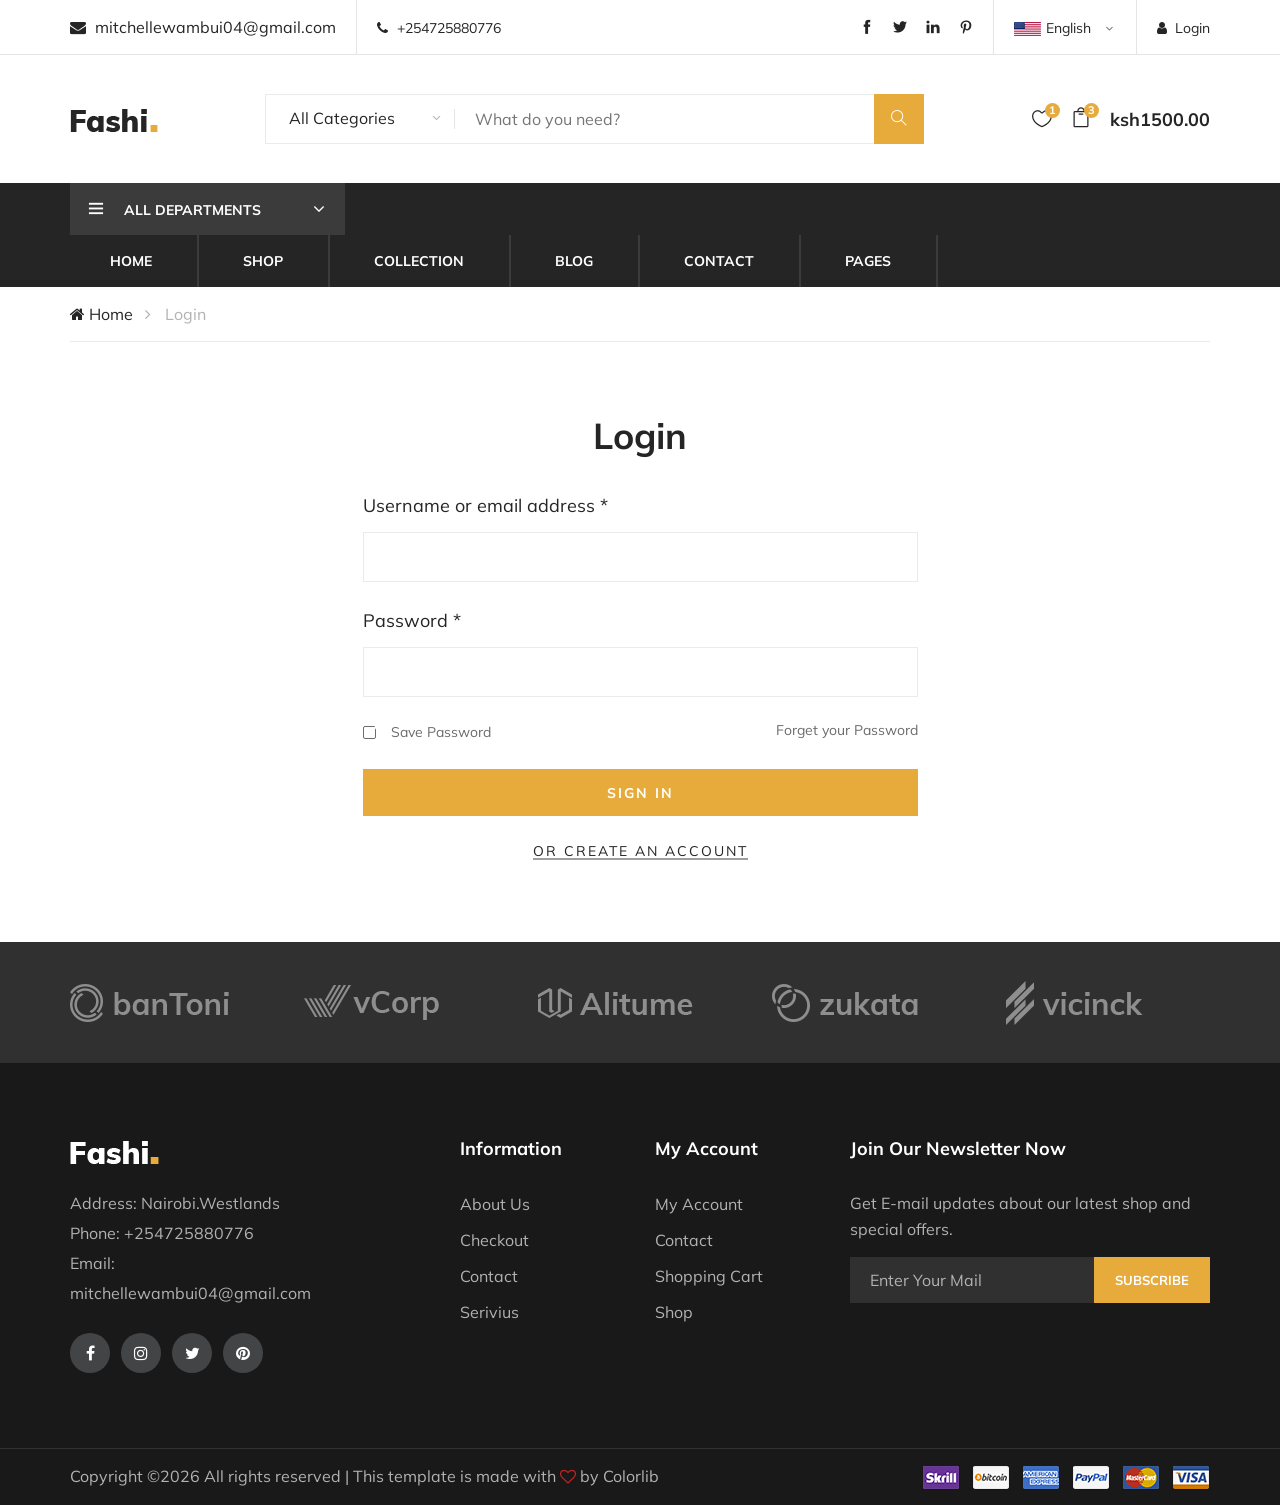
<file: login.html>
<!DOCTYPE html>
<html lang="zxx">

<head>
    <meta charset="UTF-8">
    <meta name="description" content="Fashi Template">
    <meta name="keywords" content="Fashi, unica, creative, html">
    <meta name="viewport" content="width=device-width, initial-scale=1.0">
    <meta http-equiv="X-UA-Compatible" content="ie=edge">
    <title>Fashi | Template</title>

    <!-- Google Font -->
    <link href="https://fonts.googleapis.com/css?family=Muli:300,400,500,600,700,800,900&display=swap" rel="stylesheet">

    <!-- Css Styles -->
    <link rel="stylesheet" href="css/bootstrap.min.css" type="text/css">
    <link rel="stylesheet" href="css/font-awesome.min.css" type="text/css">
    <link rel="stylesheet" href="css/themify-icons.css" type="text/css">
    <link rel="stylesheet" href="css/elegant-icons.css" type="text/css">
    <link rel="stylesheet" href="css/owl.carousel.min.css" type="text/css">
    <link rel="stylesheet" href="css/nice-select.css" type="text/css">
    <link rel="stylesheet" href="css/jquery-ui.min.css" type="text/css">
    <link rel="stylesheet" href="css/slicknav.min.css" type="text/css">
    <link rel="stylesheet" href="css/style.css" type="text/css">
</head>

<body>
    <!-- Page Preloder -->
    <div id="preloder">
        <div class="loader"></div>
    </div>

    <!-- Header Section Begin -->
    <header class="header-section">
        <div class="header-top">
            <div class="container">
                <div class="ht-left">
                    <div class="mail-service">
                        <i class=" fa fa-envelope"></i>
                        mitchellewambui04@gmail.com
                    </div>
                    <div class="phone-service">
                        <i class=" fa fa-phone"></i>
                        +254725880776
                    </div>
                </div>
                <div class="ht-right">
                    <a href="#" class="login-panel"><i class="fa fa-user"></i>Login</a>
                    <div class="lan-selector">
                        <select class="language_drop" name="countries" id="countries" style="width:300px;">
                            <option value='yt' data-image="img/flag-1.jpg" data-imagecss="flag yt"
                                data-title="English">English</option>
                            <option value='yu' data-image="img/flag-2.jpg" data-imagecss="flag yu"
                                data-title="Bangladesh">Swahili</option>
                        </select>
                    </div>
                    <div class="top-social">
                        <a href="#"><i class="ti-facebook"></i></a>
                        <a href="#"><i class="ti-twitter-alt"></i></a>
                        <a href="#"><i class="ti-linkedin"></i></a>
                        <a href="#"><i class="ti-pinterest"></i></a>
                    </div>
                </div>
            </div>
        </div>
        <div class="container">
            <div class="inner-header">
                <div class="row">
                    <div class="col-lg-2 col-md-2">
                        <div class="logo">
                            <a href="./index.html">
                                <img src="img/logo.png" alt="">
                            </a>
                        </div>
                    </div>
                    <div class="col-lg-7 col-lg-7">
                        <div class="advanced-search">
                            <button type="button" class="category-btn">All Categories</button>
                            <form action="#" class="input-group">
                                <input type="text" placeholder="What do you need?">
                                <button type="button"><i class="ti-search"></i></button>
                            </form>
                        </div>
                    </div>
                    <div class="col-lg-3 text-right col-lg-3">
                        <ul class="nav-right">
                            <li class="heart-icon"><a href="#">
                                    <i class="icon_heart_alt"></i>
                                    <span>1</span>
                                </a>
                            </li>
                            <li class="cart-icon"><a href="#">
                                    <i class="icon_bag_alt"></i>
                                    <span>3</span>
                                </a>
                                <div class="cart-hover">
                                    <div class="select-items">
                                        <table>
                                            <tbody>
                                                <tr>
                                                    <td class="si-pic"><img src="img/select-product-1.jpg" alt=""></td>
                                                    <td class="si-text">
                                                        <div class="product-selected">
                                                            <p>ksh10000.00 x 1</p>
                                                            <h6>Kabino Bedside Table</h6>
                                                        </div>
                                                    </td>
                                                    <td class="si-close">
                                                        <i class="ti-close"></i>
                                                    </td>
                                                </tr>
                                                <tr>
                                                    <td class="si-pic"><img src="img/select-product-2.jpg" alt=""></td>
                                                    <td class="si-text">
                                                        <div class="product-selected">
                                                            <p>ksh15000.00 x 1</p>
                                                            <h6>Kabino Bedside Table</h6>
                                                        </div>
                                                    </td>
                                                    <td class="si-close">
                                                        <i class="ti-close"></i>
                                                    </td>
                                                </tr>
                                            </tbody>
                                        </table>
                                    </div>
                                    <div class="select-total">
                                        <span>total:</span>
                                        <h5>ksh120000.00</h5>
                                    </div>
                                    <div class="select-button">
                                        <a href="#" class="primary-btn view-card">VIEW CARD</a>
                                        <a href="#" class="primary-btn checkout-btn">CHECK OUT</a>
                                    </div>
                                </div>
                            </li>
                            <li class="cart-price">ksh1500.00</li>
                        </ul>
                    </div>
                </div>
            </div>
        </div>
        <div class="nav-item">
            <div class="container">
                <div class="nav-depart">
                    <div class="depart-btn">
                        <i class="ti-menu"></i>
                        <span>All departments</span>
                        <ul class="depart-hover">
                            <li class="active"><a href="#">Women’s Clothing</a></li>
                            <li><a href="#">Men’s Clothing</a></li>
                            <li><a href="#">Underwear</a></li>
                            <li><a href="#">Kid's Clothing</a></li>
                            <li><a href="#">Brand Fashion</a></li>
                            <li><a href="#">Accessories/Shoes</a></li>
                            <li><a href="#">Luxury Brands</a></li>
                            <li><a href="#">Brand Outdoor Apparel</a></li>
                        </ul>
                    </div>
                </div>
                <nav class="nav-menu mobile-menu">
                    <ul>
                        <li><a href="./index.html">Home</a></li>
                        <li><a href="./shop.html">Shop</a></li>
                        <li><a href="#">Collection</a>
                            <ul class="dropdown">
                                <li><a href="#">Men's</a></li>
                                <li><a href="#">Women's</a></li>
                                <li><a href="#">Kid's</a></li>
                            </ul>
                        </li>
                        <li><a href="./blog.html">Blog</a></li>
                        <li><a href="./contact.html">Contact</a></li>
                        <li><a href="#">Pages</a>
                            <ul class="dropdown">
                                <li><a href="./blog-details.html">Blog Details</a></li>
                                <li><a href="./shopping-cart.html">Shopping Cart</a></li>
                                <li><a href="./check-out.html">Checkout</a></li>
                                <li><a href="./faq.html">Faq</a></li>
                                <li><a href="./register.html">Register</a></li>
                                <li><a href="./login.html">Login</a></li>
                            </ul>
                        </li>
                    </ul>
                </nav>
                <div id="mobile-menu-wrap"></div>
            </div>
        </div>
    </header>
    <!-- Header End -->

    <!-- Breadcrumb Section Begin -->
    <div class="breacrumb-section">
        <div class="container">
            <div class="row">
                <div class="col-lg-12">
                    <div class="breadcrumb-text">
                        <a href="#"><i class="fa fa-home"></i> Home</a>
                        <span>Login</span>
                    </div>
                </div>
            </div>
        </div>
    </div>
    <!-- Breadcrumb Form Section Begin -->

    <!-- Register Section Begin -->
    <div class="register-login-section spad">
        <div class="container">
            <div class="row">
                <div class="col-lg-6 offset-lg-3">
                    <div class="login-form">
                        <h2>Login</h2>
                        <form action="#">
                            <div class="group-input">
                                <label for="username">Username or email address *</label>
                                <input type="text" id="username">
                            </div>
                            <div class="group-input">
                                <label for="pass">Password *</label>
                                <input type="text" id="pass">
                            </div>
                            <div class="group-input gi-check">
                                <div class="gi-more">
                                    <label for="save-pass">
                                        Save Password
                                        <input type="checkbox" id="save-pass">
                                        <span class="checkmark"></span>
                                    </label>
                                    <a href="#" class="forget-pass">Forget your Password</a>
                                </div>
                            </div>
                            <button type="submit" class="site-btn login-btn">Sign In</button>
                        </form>
                        <div class="switch-login">
                            <a href="./register.html" class="or-login">Or Create An Account</a>
                        </div>
                    </div>
                </div>
            </div>
        </div>
    </div>
    <!-- Register Form Section End -->

    <!-- Partner Logo Section Begin -->
    <div class="partner-logo">
        <div class="container">
            <div class="logo-carousel owl-carousel">
                <div class="logo-item">
                    <div class="tablecell-inner">
                        <img src="img/logo-carousel/logo-1.png" alt="">
                    </div>
                </div>
                <div class="logo-item">
                    <div class="tablecell-inner">
                        <img src="img/logo-carousel/logo-2.png" alt="">
                    </div>
                </div>
                <div class="logo-item">
                    <div class="tablecell-inner">
                        <img src="img/logo-carousel/logo-3.png" alt="">
                    </div>
                </div>
                <div class="logo-item">
                    <div class="tablecell-inner">
                        <img src="img/logo-carousel/logo-4.png" alt="">
                    </div>
                </div>
                <div class="logo-item">
                    <div class="tablecell-inner">
                        <img src="img/logo-carousel/logo-5.png" alt="">
                    </div>
                </div>
            </div>
        </div>
    </div>
    <!-- Partner Logo Section End -->

    <!-- Footer Section Begin -->
    <footer class="footer-section">
        <div class="container">
            <div class="row">
                <div class="col-lg-3">
                    <div class="footer-left">
                        <div class="footer-logo">
                            <a href="#"><img src="img/footer-logo.png" alt=""></a>
                        </div>
                        <ul>
                            <li>Address: Nairobi.Westlands</li>
                            <li>Phone: +254725880776</li>
                            <li>Email: mitchellewambui04@gmail.com</li>
                        </ul>
                        <div class="footer-social">
                            <a href="#"><i class="fa fa-facebook"></i></a>
                            <a href="#"><i class="fa fa-instagram"></i></a>
                            <a href="#"><i class="fa fa-twitter"></i></a>
                            <a href="#"><i class="fa fa-pinterest"></i></a>
                        </div>
                    </div>
                </div>
                <div class="col-lg-2 offset-lg-1">
                    <div class="footer-widget">
                        <h5>Information</h5>
                        <ul>
                            <li><a href="#">About Us</a></li>
                            <li><a href="#">Checkout</a></li>
                            <li><a href="#">Contact</a></li>
                            <li><a href="#">Serivius</a></li>
                        </ul>
                    </div>
                </div>
                <div class="col-lg-2">
                    <div class="footer-widget">
                        <h5>My Account</h5>
                        <ul>
                            <li><a href="#">My Account</a></li>
                            <li><a href="#">Contact</a></li>
                            <li><a href="#">Shopping Cart</a></li>
                            <li><a href="#">Shop</a></li>
                        </ul>
                    </div>
                </div>
                <div class="col-lg-4">
                    <div class="newslatter-item">
                        <h5>Join Our Newsletter Now</h5>
                        <p>Get E-mail updates about our latest shop and special offers.</p>
                        <form action="#" class="subscribe-form">
                            <input type="text" placeholder="Enter Your Mail">
                            <button type="button">Subscribe</button>
                        </form>
                    </div>
                </div>
            </div>
        </div>
        <div class="copyright-reserved">
            <div class="container">
                <div class="row">
                    <div class="col-lg-12">
                        <div class="copyright-text">
                            <!-- Link back to Colorlib can't be removed. Template is licensed under CC BY 3.0. -->
Copyright &copy;<script>document.write(new Date().getFullYear());</script> All rights reserved | This template is made with <i class="fa fa-heart-o" aria-hidden="true"></i> by <a href="https://colorlib.com" target="_blank">Colorlib</a>
<!-- Link back to Colorlib can't be removed. Template is licensed under CC BY 3.0. -->
                        </div>
                        <div class="payment-pic">
                            <img src="img/payment-method.png" alt="">
                        </div>
                    </div>
                </div>
            </div>
        </div>
    </footer>
    <!-- Footer Section End -->

    <!-- Js Plugins -->
    <script src="js/jquery-3.3.1.min.js"></script>
    <script src="js/bootstrap.min.js"></script>
    <script src="js/jquery-ui.min.js"></script>
    <script src="js/jquery.countdown.min.js"></script>
    <script src="js/jquery.nice-select.min.js"></script>
    <script src="js/jquery.zoom.min.js"></script>
    <script src="js/jquery.dd.min.js"></script>
    <script src="js/jquery.slicknav.js"></script>
    <script src="js/owl.carousel.min.js"></script>
    <script src="js/main.js"></script>
</body>

</html>
</file>
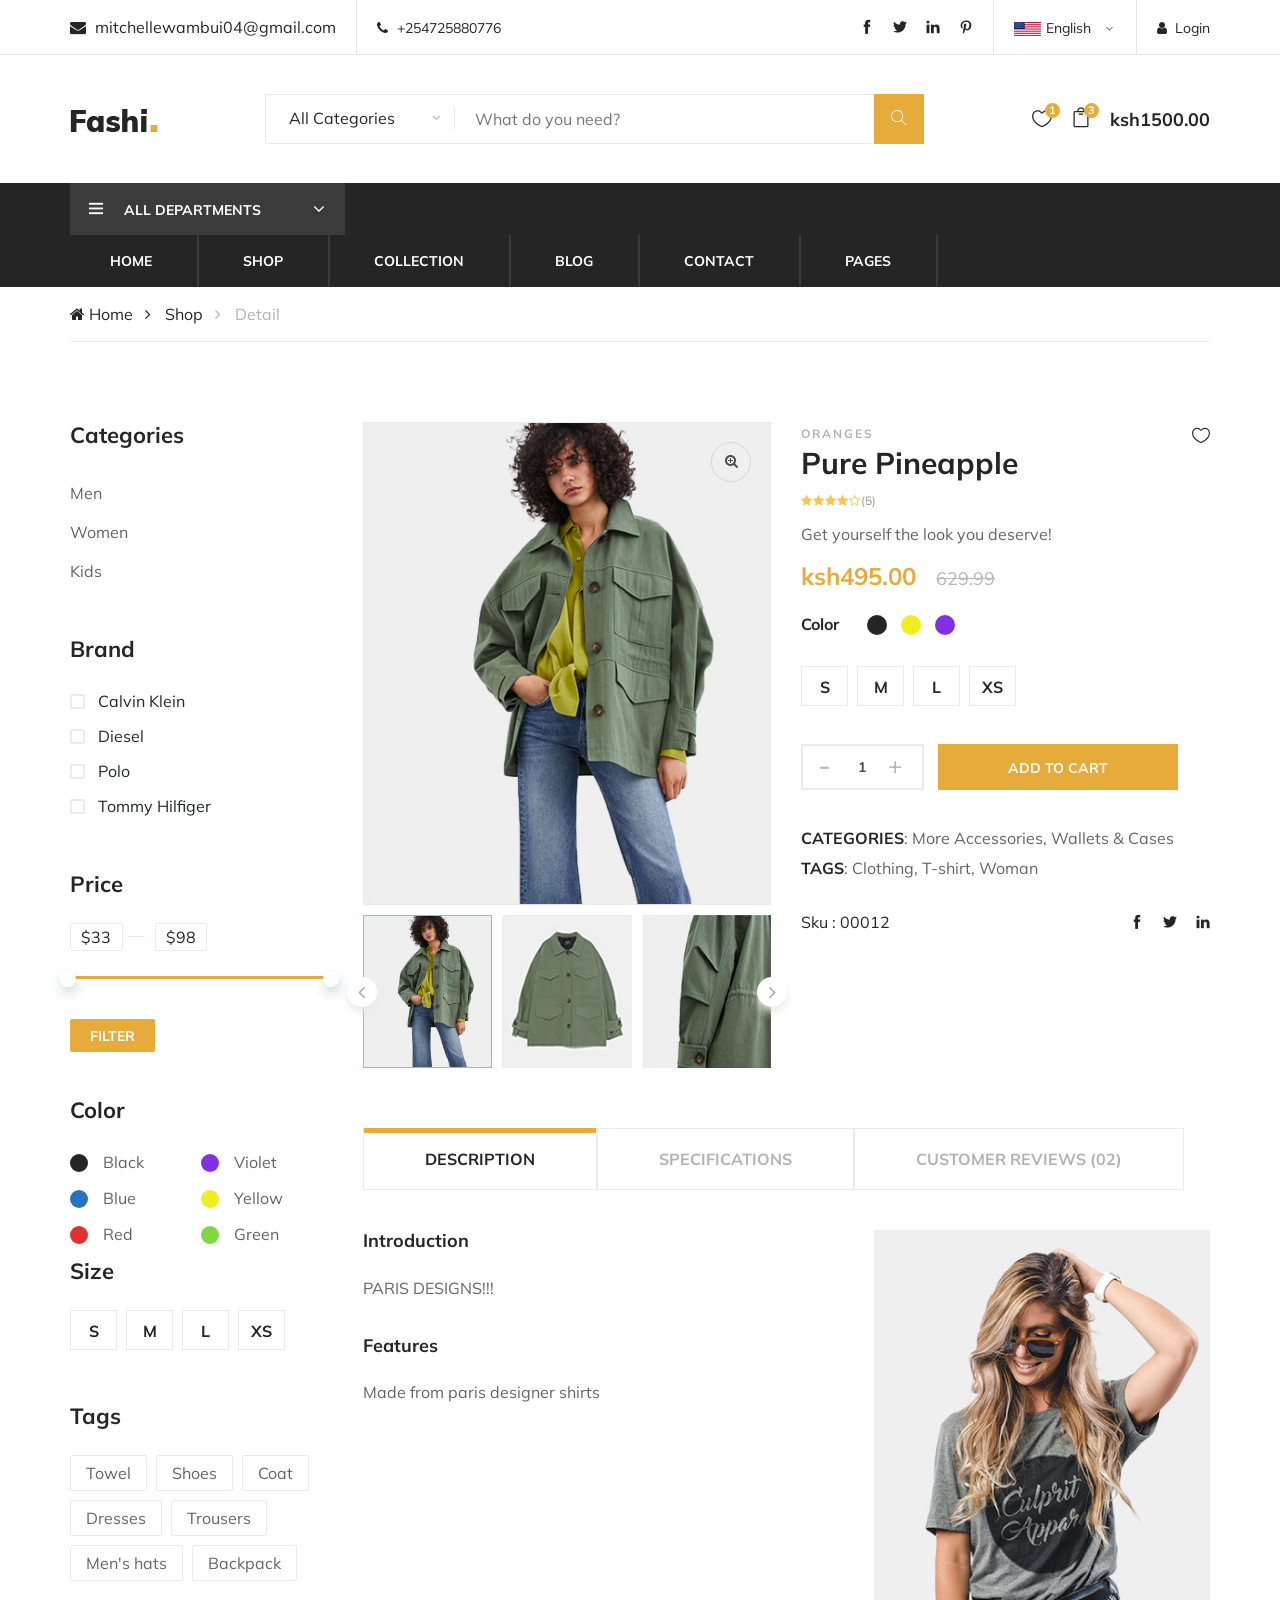
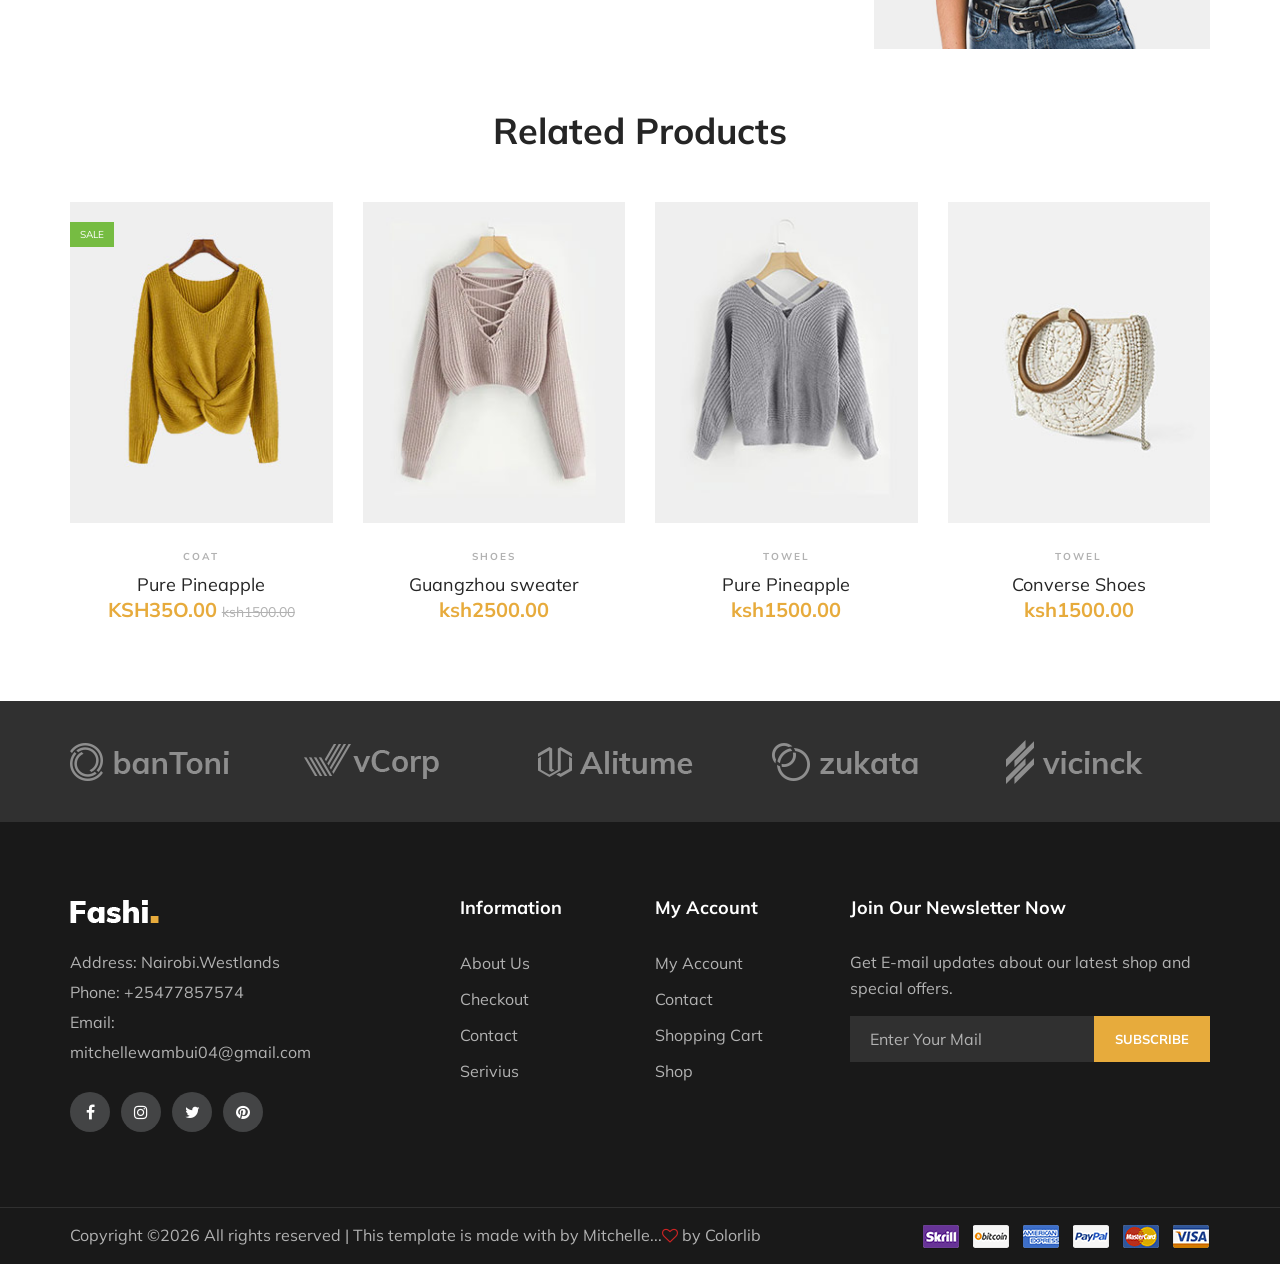
<file: product.html>
<!DOCTYPE html>
<html lang="zxx">

<head>
    <meta charset="UTF-8">
    <meta name="description" content="Fashi Template">
    <meta name="keywords" content="Fashi, unica, creative, html">
    <meta name="viewport" content="width=device-width, initial-scale=1.0">
    <meta http-equiv="X-UA-Compatible" content="ie=edge">
    <title>Fashi | Template</title>

    <!-- Google Font -->
    <link href="https://fonts.googleapis.com/css?family=Muli:300,400,500,600,700,800,900&display=swap" rel="stylesheet">

    <!-- Css Styles -->
    <link rel="stylesheet" href="css/bootstrap.min.css" type="text/css">
    <link rel="stylesheet" href="css/font-awesome.min.css" type="text/css">
    <link rel="stylesheet" href="css/themify-icons.css" type="text/css">
    <link rel="stylesheet" href="css/elegant-icons.css" type="text/css">
    <link rel="stylesheet" href="css/owl.carousel.min.css" type="text/css">
    <link rel="stylesheet" href="css/nice-select.css" type="text/css">
    <link rel="stylesheet" href="css/jquery-ui.min.css" type="text/css">
    <link rel="stylesheet" href="css/slicknav.min.css" type="text/css">
    <link rel="stylesheet" href="css/style.css" type="text/css">
</head>

<body>
    <!-- Page Preloder -->
    <div id="preloder">
        <div class="loader"></div>
    </div>

    <!-- Header Section Begin -->
    <header class="header-section">
        <div class="header-top">
            <div class="container">
                <div class="ht-left">
                    <div class="mail-service">
                        <i class=" fa fa-envelope"></i>
                        mitchellewambui04@gmail.com
                    </div>
                    <div class="phone-service">
                        <i class=" fa fa-phone"></i>
                        +254725880776
                    </div>
                </div>
                <div class="ht-right">
                    <a href="#" class="login-panel"><i class="fa fa-user"></i>Login</a>
                    <div class="lan-selector">
                        <select class="language_drop" name="countries" id="countries" style="width:300px;">
                            <option value='yt' data-image="img/flag-1.jpg" data-imagecss="flag yt"
                                data-title="English">English</option>
                            <option value='yu' data-image="img/flag-2.jpg" data-imagecss="flag yu"
                                data-title="Bangladesh">German </option>
                        </select>
                    </div>
                    <div class="top-social">
                        <a href="#"><i class="ti-facebook"></i></a>
                        <a href="#"><i class="ti-twitter-alt"></i></a>
                        <a href="#"><i class="ti-linkedin"></i></a>
                        <a href="#"><i class="ti-pinterest"></i></a>
                    </div>
                </div>
            </div>
        </div>
        <div class="container">
            <div class="inner-header">
                <div class="row">
                    <div class="col-lg-2 col-md-2">
                        <div class="logo">
                            <a href="./index.html">
                                <img src="img/logo.png" alt="">
                            </a>
                        </div>
                    </div>
                    <div class="col-lg-7 col-md-7">
                        <div class="advanced-search">
                            <button type="button" class="category-btn">All Categories</button>
                            <form action="#" class="input-group">
                                <input type="text" placeholder="What do you need?">
                                <button type="button"><i class="ti-search"></i></button>
                            </form>
                        </div>
                    </div>
                    <div class="col-lg-3 text-right col-md-3">
                        <ul class="nav-right">
                            <li class="heart-icon"><a href="#">
                                    <i class="icon_heart_alt"></i>
                                    <span>1</span>
                                </a>
                            </li>
                            <li class="cart-icon"><a href="#">
                                    <i class="icon_bag_alt"></i>
                                    <span>3</span>
                                </a>
                                <div class="cart-hover">
                                    <div class="select-items">
                                        <table>
                                            <tbody>
                                                <tr>
                                                    <td class="si-pic"><img src="img/select-product-1.jpg" alt=""></td>
                                                    <td class="si-text">
                                                        <div class="product-selected">
                                                            <p>$60.00 x 1</p>
                                                            <h6>Kabino Bedside Table</h6>
                                                        </div>
                                                    </td>
                                                    <td class="si-close">
                                                        <i class="ti-close"></i>
                                                    </td>
                                                </tr>
                                                <tr>
                                                    <td class="si-pic"><img src="img/select-product-2.jpg" alt=""></td>
                                                    <td class="si-text">
                                                        <div class="product-selected">
                                                            <p>ksh10000.00 x 1</p>
                                                            <h6>Kabino Bedside Table</h6>
                                                        </div>
                                                    </td>
                                                    <td class="si-close">
                                                        <i class="ti-close"></i>
                                                    </td>
                                                </tr>
                                            </tbody>
                                        </table>
                                    </div>
                                    <div class="select-total">
                                        <span>total:</span>
                                        <h5>ksh120000.00</h5>
                                    </div>
                                    <div class="select-button">
                                        <a href="#" class="primary-btn view-card">VIEW CARD</a>
                                        <a href="#" class="primary-btn checkout-btn">CHECK OUT</a>
                                    </div>
                                </div>
                            </li>
                            <li class="cart-price">ksh1500.00</li>
                        </ul>
                    </div>
                </div>
            </div>
        </div>
        <div class="nav-item">
            <div class="container">
                <div class="nav-depart">
                    <div class="depart-btn">
                        <i class="ti-menu"></i>
                        <span>All departments</span>
                        <ul class="depart-hover">
                            <li class="active"><a href="#">Women’s Clothing</a></li>
                            <li><a href="#">Men’s Clothing</a></li>
                            <li><a href="#">Underwear</a></li>
                            <li><a href="#">Kid's Clothing</a></li>
                            <li><a href="#">Brand Fashion</a></li>
                            <li><a href="#">Accessories/Shoes</a></li>
                            <li><a href="#">Luxury Brands</a></li>
                            <li><a href="#">Brand Outdoor Apparel</a></li>
                        </ul>
                    </div>
                </div>
                <nav class="nav-menu mobile-menu">
                    <ul>
                        <li><a href="./index.html">Home</a></li>
                        <li><a href="./shop.html">Shop</a></li>
                        <li><a href="#">Collection</a>
                            <ul class="dropdown">
                                <li><a href="#">Men's</a></li>
                                <li><a href="#">Women's</a></li>
                                <li><a href="#">Kid's</a></li>
                            </ul>
                        </li>
                        <li><a href="./blog.html">Blog</a></li>
                        <li><a href="./contact.html">Contact</a></li>
                        <li><a href="#">Pages</a>
                            <ul class="dropdown">
                                <li><a href="./blog-details.html">Blog Details</a></li>
                                <li><a href="./shopping-cart.html">Shopping Cart</a></li>
                                <li><a href="./check-out.html">Checkout</a></li>
                                <li><a href="./faq.html">Faq</a></li>
                                <li><a href="./register.html">Register</a></li>
                                <li><a href="./login.html">Login</a></li>
                            </ul>
                        </li>
                    </ul>
                </nav>
                <div id="mobile-menu-wrap"></div>
            </div>
        </div>
    </header>
    <!-- Header End -->

    <!-- Breadcrumb Section Begin -->
    <div class="breacrumb-section">
        <div class="container">
            <div class="row">
                <div class="col-lg-12">
                    <div class="breadcrumb-text product-more">
                        <a href="./home.html"><i class="fa fa-home"></i> Home</a>
                        <a href="./shop.html">Shop</a>
                        <span>Detail</span>
                    </div>
                </div>
            </div>
        </div>
    </div>
    <!-- Breadcrumb Section Begin -->

    <!-- Product Shop Section Begin -->
    <section class="product-shop spad page-details">
        <div class="container">
            <div class="row">
                <div class="col-lg-3">
                    <div class="filter-widget">
                        <h4 class="fw-title">Categories</h4>
                        <ul class="filter-catagories">
                            <li><a href="#">Men</a></li>
                            <li><a href="#">Women</a></li>
                            <li><a href="#">Kids</a></li>
                        </ul>
                    </div>
                    <div class="filter-widget">
                        <h4 class="fw-title">Brand</h4>
                        <div class="fw-brand-check">
                            <div class="bc-item">
                                <label for="bc-calvin">
                                    Calvin Klein
                                    <input type="checkbox" id="bc-calvin">
                                    <span class="checkmark"></span>
                                </label>
                            </div>
                            <div class="bc-item">
                                <label for="bc-diesel">
                                    Diesel
                                    <input type="checkbox" id="bc-diesel">
                                    <span class="checkmark"></span>
                                </label>
                            </div>
                            <div class="bc-item">
                                <label for="bc-polo">
                                    Polo
                                    <input type="checkbox" id="bc-polo">
                                    <span class="checkmark"></span>
                                </label>
                            </div>
                            <div class="bc-item">
                                <label for="bc-tommy">
                                    Tommy Hilfiger
                                    <input type="checkbox" id="bc-tommy">
                                    <span class="checkmark"></span>
                                </label>
                            </div>
                        </div>
                    </div>
                    <div class="filter-widget">
                        <h4 class="fw-title">Price</h4>
                        <div class="filter-range-wrap">
                            <div class="range-slider">
                                <div class="price-input">
                                    <input type="text" id="minamount">
                                    <input type="text" id="maxamount">
                                </div>
                            </div>
                            <div class="price-range ui-slider ui-corner-all ui-slider-horizontal ui-widget ui-widget-content"
                                data-min="33" data-max="98">
                                <div class="ui-slider-range ui-corner-all ui-widget-header"></div>
                                <span tabindex="0" class="ui-slider-handle ui-corner-all ui-state-default"></span>
                                <span tabindex="0" class="ui-slider-handle ui-corner-all ui-state-default"></span>
                            </div>
                        </div>
                        <a href="#" class="filter-btn">Filter</a>
                    </div>
                    <div class="filter-widget">
                        <h4 class="fw-title">Color</h4>
                        <div class="fw-color-choose">
                            <div class="cs-item">
                                <input type="radio" id="cs-black">
                                <label class="cs-black" for="cs-black">Black</label>
                            </div>
                            <div class="cs-item">
                                <input type="radio" id="cs-violet">
                                <label class="cs-violet" for="cs-violet">Violet</label>
                            </div>
                            <div class="cs-item">
                                <input type="radio" id="cs-blue">
                                <label class="cs-blue" for="cs-blue">Blue</label>
                            </div>
                            <div class="cs-item">
                                <input type="radio" id="cs-yellow">
                                <label class="cs-yellow" for="cs-yellow">Yellow</label>
                            </div>
                            <div class="cs-item">
                                <input type="radio" id="cs-red">
                                <label class="cs-red" for="cs-red">Red</label>
                            </div>
                            <div class="cs-item">
                                <input type="radio" id="cs-green">
                                <label class="cs-green" for="cs-green">Green</label>
                            </div>
                        </div>
                    </div>
                    <div class="filter-widget">
                        <h4 class="fw-title">Size</h4>
                        <div class="fw-size-choose">
                            <div class="sc-item">
                                <input type="radio" id="s-size">
                                <label for="s-size">s</label>
                            </div>
                            <div class="sc-item">
                                <input type="radio" id="m-size">
                                <label for="m-size">m</label>
                            </div>
                            <div class="sc-item">
                                <input type="radio" id="l-size">
                                <label for="l-size">l</label>
                            </div>
                            <div class="sc-item">
                                <input type="radio" id="xs-size">
                                <label for="xs-size">xs</label>
                            </div>
                        </div>
                    </div>
                    <div class="filter-widget">
                        <h4 class="fw-title">Tags</h4>
                        <div class="fw-tags">
                            <a href="#">Towel</a>
                            <a href="#">Shoes</a>
                            <a href="#">Coat</a>
                            <a href="#">Dresses</a>
                            <a href="#">Trousers</a>
                            <a href="#">Men's hats</a>
                            <a href="#">Backpack</a>
                        </div>
                    </div>
                </div>
                <div class="col-lg-9">
                    <div class="row">
                        <div class="col-lg-6">
                            <div class="product-pic-zoom">
                                <img class="product-big-img" src="img/product-single/product-1.jpg" alt="">
                                <div class="zoom-icon">
                                    <i class="fa fa-search-plus"></i>
                                </div>
                            </div>
                            <div class="product-thumbs">
                                <div class="product-thumbs-track ps-slider owl-carousel">
                                    <div class="pt active" data-imgbigurl="img/product-single/product-1.jpg"><img
                                            src="img/product-single/product-1.jpg" alt=""></div>
                                    <div class="pt" data-imgbigurl="img/product-single/product-2.jpg"><img
                                            src="img/product-single/product-2.jpg" alt=""></div>
                                    <div class="pt" data-imgbigurl="img/product-single/product-3.jpg"><img
                                            src="img/product-single/product-3.jpg" alt=""></div>
                                    <div class="pt" data-imgbigurl="img/product-single/product-3.jpg"><img
                                            src="img/product-single/product-3.jpg" alt=""></div>
                                </div>
                            </div>
                        </div>
                        <div class="col-lg-6">
                            <div class="product-details">
                                <div class="pd-title">
                                    <span>oranges</span>
                                    <h3>Pure Pineapple</h3>
                                    <a href="#" class="heart-icon"><i class="icon_heart_alt"></i></a>
                                </div>
                                <div class="pd-rating">
                                    <i class="fa fa-star"></i>
                                    <i class="fa fa-star"></i>
                                    <i class="fa fa-star"></i>
                                    <i class="fa fa-star"></i>
                                    <i class="fa fa-star-o"></i>
                                    <span>(5)</span>
                                </div>
                                <div class="pd-desc">
                                    <p>Get yourself the look you deserve!</p>
                                    <h4>ksh495.00 <span>629.99</span></h4>
                                </div>
                                <div class="pd-color">
                                    <h6>Color</h6>
                                    <div class="pd-color-choose">
                                        <div class="cc-item">
                                            <input type="radio" id="cc-black">
                                            <label for="cc-black"></label>
                                        </div>
                                        <div class="cc-item">
                                            <input type="radio" id="cc-yellow">
                                            <label for="cc-yellow" class="cc-yellow"></label>
                                        </div>
                                        <div class="cc-item">
                                            <input type="radio" id="cc-violet">
                                            <label for="cc-violet" class="cc-violet"></label>
                                        </div>
                                    </div>
                                </div>
                                <div class="pd-size-choose">
                                    <div class="sc-item">
                                        <input type="radio" id="sm-size">
                                        <label for="sm-size">s</label>
                                    </div>
                                    <div class="sc-item">
                                        <input type="radio" id="md-size">
                                        <label for="md-size">m</label>
                                    </div>
                                    <div class="sc-item">
                                        <input type="radio" id="lg-size">
                                        <label for="lg-size">l</label>
                                    </div>
                                    <div class="sc-item">
                                        <input type="radio" id="xl-size">
                                        <label for="xl-size">xs</label>
                                    </div>
                                </div>
                                <div class="quantity">
                                    <div class="pro-qty">
                                        <input type="text" value="1">
                                    </div>
                                    <a href="#" class="primary-btn pd-cart">Add To Cart</a>
                                </div>
                                <ul class="pd-tags">
                                    <li><span>CATEGORIES</span>: More Accessories, Wallets & Cases</li>
                                    <li><span>TAGS</span>: Clothing, T-shirt, Woman</li>
                                </ul>
                                <div class="pd-share">
                                    <div class="p-code">Sku : 00012</div>
                                    <div class="pd-social">
                                        <a href="#"><i class="ti-facebook"></i></a>
                                        <a href="#"><i class="ti-twitter-alt"></i></a>
                                        <a href="#"><i class="ti-linkedin"></i></a>
                                    </div>
                                </div>
                            </div>
                        </div>
                    </div>
                    <div class="product-tab">
                        <div class="tab-item">
                            <ul class="nav" role="tablist">
                                <li>
                                    <a class="active" data-toggle="tab" href="#tab-1" role="tab">DESCRIPTION</a>
                                </li>
                                <li>
                                    <a data-toggle="tab" href="#tab-2" role="tab">SPECIFICATIONS</a>
                                </li>
                                <li>
                                    <a data-toggle="tab" href="#tab-3" role="tab">Customer Reviews (02)</a>
                                </li>
                            </ul>
                        </div>
                        <div class="tab-item-content">
                            <div class="tab-content">
                                <div class="tab-pane fade-in active" id="tab-1" role="tabpanel">
                                    <div class="product-content">
                                        <div class="row">
                                            <div class="col-lg-7">
                                                <h5>Introduction</h5>
                                                <p>PARIS DESIGNS!!! </p>
                                                <h5>Features</h5>
                                                <p>Made from paris designer shirts </p>
                                            </div>
                                            <div class="col-lg-5">
                                                <img src="img/product-single/tab-desc.jpg" alt="">
                                            </div>
                                        </div>
                                    </div>
                                </div>
                                <div class="tab-pane fade" id="tab-2" role="tabpanel">
                                    <div class="specification-table">
                                        <table>
                                            <tr>
                                                <td class="p-catagory">Customer Rating</td>
                                                <td>
                                                    <div class="pd-rating">
                                                        <i class="fa fa-star"></i>
                                                        <i class="fa fa-star"></i>
                                                        <i class="fa fa-star"></i>
                                                        <i class="fa fa-star"></i>
                                                        <i class="fa fa-star-o"></i>
                                                        <span>(5)</span>
                                                    </div>
                                                </td>
                                            </tr>
                                            <tr>
                                                <td class="p-catagory">Price</td>
                                                <td>
                                                    <div class="p-price">KSH495.00</div>
                                                </td>
                                            </tr>
                                            <tr>
                                                <td class="p-catagory">Add To Cart</td>
                                                <td>
                                                    <div class="cart-add">+ add to cart</div>
                                                </td>
                                            </tr>
                                            <tr>
                                                <td class="p-catagory">Availability</td>
                                                <td>
                                                    <div class="p-stock">22 in stock</div>
                                                </td>
                                            </tr>
                                            <tr>
                                                <td class="p-catagory">Weight</td>
                                                <td>
                                                    <div class="p-weight">1,3kg</div>
                                                </td>
                                            </tr>
                                            <tr>
                                                <td class="p-catagory">Size</td>
                                                <td>
                                                    <div class="p-size">Xxl</div>
                                                </td>
                                            </tr>
                                            <tr>
                                                <td class="p-catagory">Color</td>
                                                <td><span class="cs-color"></span></td>
                                            </tr>
                                            <tr>
                                                <td class="p-catagory">Sku</td>
                                                <td>
                                                    <div class="p-code">00012</div>
                                                </td>
                                            </tr>
                                        </table>
                                    </div>
                                </div>
                                <div class="tab-pane fade" id="tab-3" role="tabpanel">
                                    <div class="customer-review-option">
                                        <h4>2 Comments</h4>
                                        <div class="comment-option">
                                            <div class="co-item">
                                                <div class="avatar-pic">
                                                    <img src="img/product-single/avatar-1.png" alt="">
                                                </div>
                                                <div class="avatar-text">
                                                    <div class="at-rating">
                                                        <i class="fa fa-star"></i>
                                                        <i class="fa fa-star"></i>
                                                        <i class="fa fa-star"></i>
                                                        <i class="fa fa-star"></i>
                                                        <i class="fa fa-star-o"></i>
                                                    </div>
                                                    <h5>Brandon Kelley <span>27 Aug 2025</span></h5>
                                                    <div class="at-reply">Nice !</div>
                                                </div>
                                            </div>
                                            <div class="co-item">
                                                <div class="avatar-pic">
                                                    <img src="img/product-single/avatar-2.png" alt="">
                                                </div>
                                                <div class="avatar-text">
                                                    <div class="at-rating">
                                                        <i class="fa fa-star"></i>
                                                        <i class="fa fa-star"></i>
                                                        <i class="fa fa-star"></i>
                                                        <i class="fa fa-star"></i>
                                                        <i class="fa fa-star-o"></i>
                                                    </div>
                                                    <h5>Roy Banks <span>27 Aug 2025</span></h5>
                                                    <div class="at-reply">Nice !</div>
                                                </div>
                                            </div>
                                        </div>
                                        <div class="personal-rating">
                                            <h6>Your Ratind</h6>
                                            <div class="rating">
                                                <i class="fa fa-star"></i>
                                                <i class="fa fa-star"></i>
                                                <i class="fa fa-star"></i>
                                                <i class="fa fa-star"></i>
                                                <i class="fa fa-star-o"></i>
                                            </div>
                                        </div>
                                        <div class="leave-comment">
                                            <h4>Leave A Comment</h4>
                                            <form action="#" class="comment-form">
                                                <div class="row">
                                                    <div class="col-lg-6">
                                                        <input type="text" placeholder="Name">
                                                    </div>
                                                    <div class="col-lg-6">
                                                        <input type="text" placeholder="Email">
                                                    </div>
                                                    <div class="col-lg-12">
                                                        <textarea placeholder="Messages"></textarea>
                                                        <button type="submit" class="site-btn">Send message</button>
                                                    </div>
                                                </div>
                                            </form>
                                        </div>
                                    </div>
                                </div>
                            </div>
                        </div>
                    </div>
                </div>
            </div>
        </div>
    </section>
    <!-- Product Shop Section End -->

    <!-- Related Products Section End -->
    <div class="related-products spad">
        <div class="container">
            <div class="row">
                <div class="col-lg-12">
                    <div class="section-title">
                        <h2>Related Products</h2>
                    </div>
                </div>
            </div>
            <div class="row">
                <div class="col-lg-3 col-sm-6">
                    <div class="product-item">
                        <div class="pi-pic">
                            <img src="img/products/women-1.jpg" alt="">
                            <div class="sale">Sale</div>
                            <div class="icon">
                                <i class="icon_heart_alt"></i>
                            </div>
                            <ul>
                                <li class="w-icon active"><a href="#"><i class="icon_bag_alt"></i></a></li>
                                <li class="quick-view"><a href="#">+ Quick View</a></li>
                                <li class="w-icon"><a href="#"><i class="fa fa-random"></i></a></li>
                            </ul>
                        </div>
                        <div class="pi-text">
                            <div class="catagory-name">Coat</div>
                            <a href="#">
                                <h5>Pure Pineapple</h5>
                            </a>
                            <div class="product-price">
                                KSH35O.00
                                <span>ksh1500.00</span>
                            </div>
                        </div>
                    </div>
                </div>
                <div class="col-lg-3 col-sm-6">
                    <div class="product-item">
                        <div class="pi-pic">
                            <img src="img/products/women-2.jpg" alt="">
                            <div class="icon">
                                <i class="icon_heart_alt"></i>
                            </div>
                            <ul>
                                <li class="w-icon active"><a href="#"><i class="icon_bag_alt"></i></a></li>
                                <li class="quick-view"><a href="#">+ Quick View</a></li>
                                <li class="w-icon"><a href="#"><i class="fa fa-random"></i></a></li>
                            </ul>
                        </div>
                        <div class="pi-text">
                            <div class="catagory-name">Shoes</div>
                            <a href="#">
                                <h5>Guangzhou sweater</h5>
                            </a>
                            <div class="product-price">
                                ksh2500.00
                            </div>
                        </div>
                    </div>
                </div>
                <div class="col-lg-3 col-sm-6">
                    <div class="product-item">
                        <div class="pi-pic">
                            <img src="img/products/women-3.jpg" alt="">
                            <div class="icon">
                                <i class="icon_heart_alt"></i>
                            </div>
                            <ul>
                                <li class="w-icon active"><a href="#"><i class="icon_bag_alt"></i></a></li>
                                <li class="quick-view"><a href="#">+ Quick View</a></li>
                                <li class="w-icon"><a href="#"><i class="fa fa-random"></i></a></li>
                            </ul>
                        </div>
                        <div class="pi-text">
                            <div class="catagory-name">Towel</div>
                            <a href="#">
                                <h5>Pure Pineapple</h5>
                            </a>
                            <div class="product-price">
                                ksh1500.00
                            </div>
                        </div>
                    </div>
                </div>
                <div class="col-lg-3 col-sm-6">
                    <div class="product-item">
                        <div class="pi-pic">
                            <img src="img/products/women-4.jpg" alt="">
                            <div class="icon">
                                <i class="icon_heart_alt"></i>
                            </div>
                            <ul>
                                <li class="w-icon active"><a href="#"><i class="icon_bag_alt"></i></a></li>
                                <li class="quick-view"><a href="#">+ Quick View</a></li>
                                <li class="w-icon"><a href="#"><i class="fa fa-random"></i></a></li>
                            </ul>
                        </div>
                        <div class="pi-text">
                            <div class="catagory-name">Towel</div>
                            <a href="#">
                                <h5>Converse Shoes</h5>
                            </a>
                            <div class="product-price">
                                ksh1500.00
                            </div>
                        </div>
                    </div>
                </div>
            </div>
        </div>
    </div>
    <!-- Related Products Section End -->

    <!-- Partner Logo Section Begin -->
    <div class="partner-logo">
        <div class="container">
            <div class="logo-carousel owl-carousel">
                <div class="logo-item">
                    <div class="tablecell-inner">
                        <img src="img/logo-carousel/logo-1.png" alt="">
                    </div>
                </div>
                <div class="logo-item">
                    <div class="tablecell-inner">
                        <img src="img/logo-carousel/logo-2.png" alt="">
                    </div>
                </div>
                <div class="logo-item">
                    <div class="tablecell-inner">
                        <img src="img/logo-carousel/logo-3.png" alt="">
                    </div>
                </div>
                <div class="logo-item">
                    <div class="tablecell-inner">
                        <img src="img/logo-carousel/logo-4.png" alt="">
                    </div>
                </div>
                <div class="logo-item">
                    <div class="tablecell-inner">
                        <img src="img/logo-carousel/logo-5.png" alt="">
                    </div>
                </div>
            </div>
        </div>
    </div>
    <!-- Partner Logo Section End -->

    <!-- Footer Section Begin -->
    <footer class="footer-section">
        <div class="container">
            <div class="row">
                <div class="col-lg-3">
                    <div class="footer-left">
                        <div class="footer-logo">
                            <a href="#"><img src="img/footer-logo.png" alt=""></a>
                        </div>
                        <ul>
                            <li>Address: Nairobi.Westlands</li>
                            <li>Phone: +25477857574</li>
                            <li>Email: mitchellewambui04@gmail.com</li>
                        </ul>
                        <div class="footer-social">
                            <a href="#"><i class="fa fa-facebook"></i></a>
                            <a href="#"><i class="fa fa-instagram"></i></a>
                            <a href="#"><i class="fa fa-twitter"></i></a>
                            <a href="#"><i class="fa fa-pinterest"></i></a>
                        </div>
                    </div>
                </div>
                <div class="col-lg-2 offset-lg-1">
                    <div class="footer-widget">
                        <h5>Information</h5>
                        <ul>
                            <li><a href="#">About Us</a></li>
                            <li><a href="#">Checkout</a></li>
                            <li><a href="#">Contact</a></li>
                            <li><a href="#">Serivius</a></li>
                        </ul>
                    </div>
                </div>
                <div class="col-lg-2">
                    <div class="footer-widget">
                        <h5>My Account</h5>
                        <ul>
                            <li><a href="#">My Account</a></li>
                            <li><a href="#">Contact</a></li>
                            <li><a href="#">Shopping Cart</a></li>
                            <li><a href="#">Shop</a></li>
                        </ul>
                    </div>
                </div>
                <div class="col-lg-4">
                    <div class="newslatter-item">
                        <h5>Join Our Newsletter Now</h5>
                        <p>Get E-mail updates about our latest shop and special offers.</p>
                        <form action="#" class="subscribe-form">
                            <input type="text" placeholder="Enter Your Mail">
                            <button type="button">Subscribe</button>
                        </form>
                    </div>
                </div>
            </div>
        </div>
        <div class="copyright-reserved">
            <div class="container">
                <div class="row">
                    <div class="col-lg-12">
                        <div class="copyright-text">
                            <!-- Link back to Colorlib can't be removed. Template is licensed under CC BY 3.0. -->
Copyright &copy;<script>document.write(new Date().getFullYear());</script> All rights reserved | This template is made with by Mitchelle...<i class="fa fa-heart-o" aria-hidden="true"></i> by <a href="https://colorlib.com" target="_blank">Colorlib</a>
<!-- Link back to Colorlib can't be removed. Template is licensed under CC BY 3.0. -->
                        </div>
                        <div class="payment-pic">
                            <img src="img/payment-method.png" alt="">
                        </div>
                    </div>
                </div>
            </div>
        </div>
    </footer>
    <!-- Footer Section End -->

    <!-- Js Plugins -->
    <script src="js/jquery-3.3.1.min.js"></script>
    <script src="js/bootstrap.min.js"></script>
    <script src="js/jquery-ui.min.js"></script>
    <script src="js/jquery.countdown.min.js"></script>
    <script src="js/jquery.nice-select.min.js"></script>
    <script src="js/jquery.zoom.min.js"></script>
    <script src="js/jquery.dd.min.js"></script>
    <script src="js/jquery.slicknav.js"></script>
    <script src="js/owl.carousel.min.js"></script>
    <script src="js/main.js"></script>
</body>

</html>
</file>
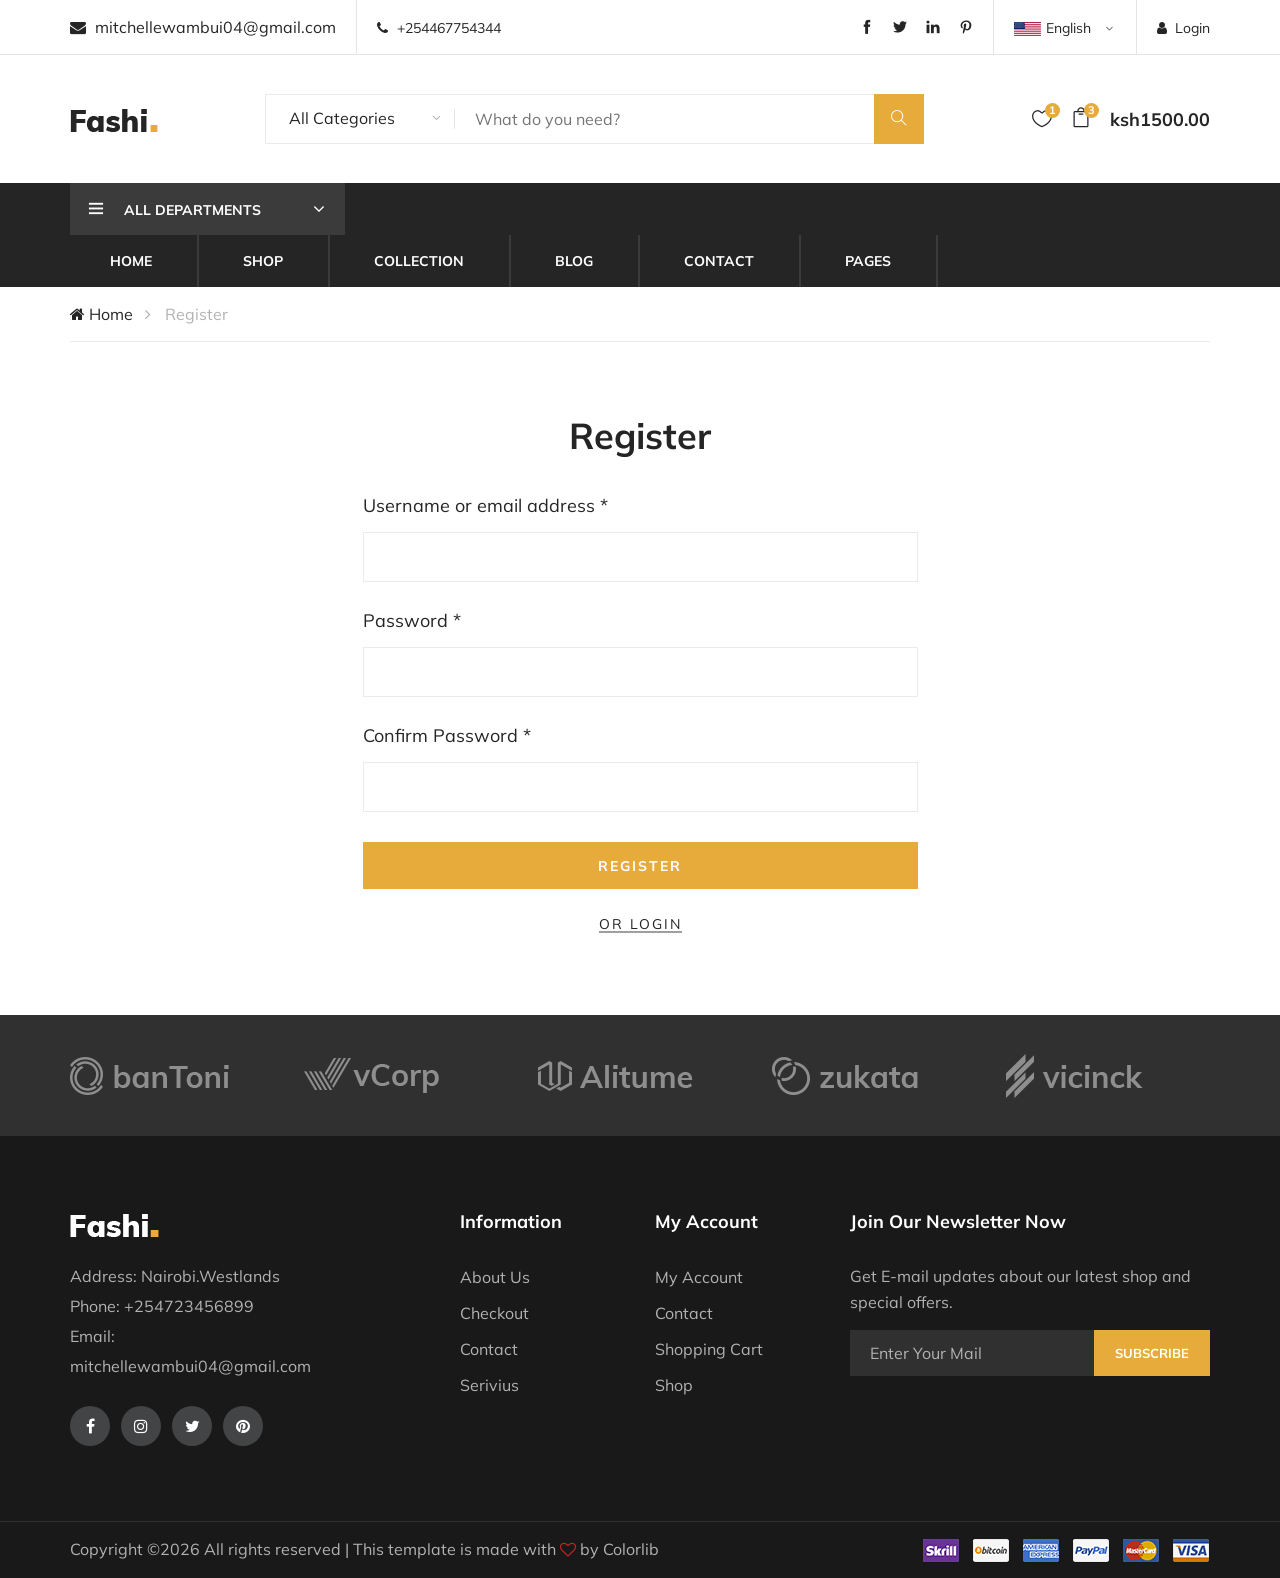
<file: register.html>
<!DOCTYPE html>
<html lang="zxx">

<head>
    <meta charset="UTF-8">
    <meta name="description" content="Fashi Template">
    <meta name="keywords" content="Fashi, unica, creative, html">
    <meta name="viewport" content="width=device-width, initial-scale=1.0">
    <meta http-equiv="X-UA-Compatible" content="ie=edge">
    <title>Fashi | Template</title>

    <!-- Google Font -->
    <link href="https://fonts.googleapis.com/css?family=Muli:300,400,500,600,700,800,900&display=swap" rel="stylesheet">

    <!-- Css Styles -->
    <link rel="stylesheet" href="css/bootstrap.min.css" type="text/css">
    <link rel="stylesheet" href="css/font-awesome.min.css" type="text/css">
    <link rel="stylesheet" href="css/themify-icons.css" type="text/css">
    <link rel="stylesheet" href="css/elegant-icons.css" type="text/css">
    <link rel="stylesheet" href="css/owl.carousel.min.css" type="text/css">
    <link rel="stylesheet" href="css/nice-select.css" type="text/css">
    <link rel="stylesheet" href="css/jquery-ui.min.css" type="text/css">
    <link rel="stylesheet" href="css/slicknav.min.css" type="text/css">
    <link rel="stylesheet" href="css/style.css" type="text/css">
</head>

<body>
    <!-- Page Preloder -->
    <div id="preloder">
        <div class="loader"></div>
    </div>

    <!-- Header Section Begin -->
    <header class="header-section">
        <div class="header-top">
            <div class="container">
                <div class="ht-left">
                    <div class="mail-service">
                        <i class=" fa fa-envelope"></i>
                        mitchellewambui04@gmail.com
                    </div>
                    <div class="phone-service">
                        <i class=" fa fa-phone"></i>
                        +254467754344
                    </div>
                </div>
                <div class="ht-right">
                    <a href="#" class="login-panel"><i class="fa fa-user"></i>Login</a>
                    <div class="lan-selector">
                        <select class="language_drop" name="countries" id="countries" style="width:300px;">
                            <option value='yt' data-image="img/flag-1.jpg" data-imagecss="flag yt"
                                data-title="English">English</option>
                            <option value='yu' data-image="img/flag-2.jpg" data-imagecss="flag yu"
                                data-title="Bangladesh">German </option>
                        </select>
                    </div>
                    <div class="top-social">
                        <a href="#"><i class="ti-facebook"></i></a>
                        <a href="#"><i class="ti-twitter-alt"></i></a>
                        <a href="#"><i class="ti-linkedin"></i></a>
                        <a href="#"><i class="ti-pinterest"></i></a>
                    </div>
                </div>
            </div>
        </div>
        <div class="container">
            <div class="inner-header">
                <div class="row">
                    <div class="col-lg-2 col-md-2">
                        <div class="logo">
                            <a href="./index.html">
                                <img src="img/logo.png" alt="">
                            </a>
                        </div>    
                    </div>
                    <div class="col-lg-7 col-md-7">
                        <div class="advanced-search">
                            <button type="button" class="category-btn">All Categories</button>
                            <form action="#" class="input-group">
                                <input type="text" placeholder="What do you need?">
                                <button type="button"><i class="ti-search"></i></button>
                            </form>
                        </div>
                    </div>
                    <div class="col-lg-3 text-right col-md-3">
                        <ul class="nav-right">
                            <li class="heart-icon"><a href="#">
                                <i class="icon_heart_alt"></i>
                                <span>1</span>
                            </a>
                            </li>
                            <li class="cart-icon"><a href="#">
                                <i class="icon_bag_alt"></i>
                                <span>3</span>
                            </a>
                            <div class="cart-hover">
                                <div class="select-items">
                                    <table>
                                        <tbody>
                                            <tr>
                                                <td class="si-pic"><img src="img/select-product-1.jpg" alt=""></td>
                                                <td class="si-text">
                                                    <div class="product-selected">
                                                        <p>ksh10000.00 x 1</p>
                                                        <h6>Kabino Bedside Table</h6>
                                                    </div>
                                                </td>
                                                <td class="si-close">
                                                    <i class="ti-close"></i>
                                                </td>
                                            </tr>
                                            <tr>
                                                <td class="si-pic"><img src="img/select-product-2.jpg" alt=""></td>
                                                <td class="si-text">
                                                    <div class="product-selected">
                                                        <p>ksh15000.00 x 1</p>
                                                        <h6>Kabino Bedside Table</h6>
                                                    </div>
                                                </td>
                                                <td class="si-close">
                                                    <i class="ti-close"></i>
                                                </td>
                                            </tr>
                                        </tbody>
                                    </table>
                                </div>
                                <div class="select-total">
                                    <span>total:</span>
                                    <h5>ksh120000.00</h5>
                                </div>
                                <div class="select-button">
                                    <a href="#" class="primary-btn view-card">VIEW CARD</a>
                                    <a href="#" class="primary-btn checkout-btn">CHECK OUT</a>
                                </div>
                            </div>
                        </li>
                            <li class="cart-price">ksh1500.00</li>
                        </ul>
                    </div>
                </div>
            </div>
        </div>
        <div class="nav-item">
            <div class="container">
                <div class="nav-depart">
                    <div class="depart-btn">
                        <i class="ti-menu"></i>
                        <span>All departments</span>
                        <ul class="depart-hover">
                            <li class="active"><a href="#">Women’s Clothing</a></li>
                            <li><a href="#">Men’s Clothing</a></li>
                            <li><a href="#">Underwear</a></li>
                            <li><a href="#">Kid's Clothing</a></li>
                            <li><a href="#">Brand Fashion</a></li>
                            <li><a href="#">Accessories/Shoes</a></li>
                            <li><a href="#">Luxury Brands</a></li>
                            <li><a href="#">Brand Outdoor Apparel</a></li>
                        </ul>
                    </div>
                </div>
                <nav class="nav-menu mobile-menu">
                    <ul>
                        <li><a href="./index.html">Home</a></li>
                        <li><a href="./shop.html">Shop</a></li>
                        <li><a href="#">Collection</a>
                            <ul class="dropdown">
                                <li><a href="#">Men's</a></li>
                                <li><a href="#">Women's</a></li>
                                <li><a href="#">Kid's</a></li>
                            </ul>
                        </li>
                        <li><a href="./blog.html">Blog</a></li>
                        <li><a href="./contact.html">Contact</a></li>
                        <li><a href="#">Pages</a>
                            <ul class="dropdown">
                                <li><a href="./blog-details.html">Blog Details</a></li>
                                <li><a href="./shopping-cart.html">Shopping Cart</a></li>
                                <li><a href="./check-out.html">Checkout</a></li>
                                <li><a href="./faq.html">Faq</a></li>
                                <li><a href="./register.html">Register</a></li>
                                <li><a href="./login.html">Login</a></li>
                            </ul>
                        </li>
                    </ul>
                </nav>
                <div id="mobile-menu-wrap"></div>
            </div>
        </div>
    </header>
    <!-- Header End -->

    <!-- Breadcrumb Section Begin -->
    <div class="breacrumb-section">
        <div class="container">
            <div class="row">
                <div class="col-lg-12">
                    <div class="breadcrumb-text">
                        <a href="#"><i class="fa fa-home"></i> Home</a>
                        <span>Register</span>
                    </div>
                </div>
            </div>
        </div>
    </div>
    <!-- Breadcrumb Form Section Begin -->

    <!-- Register Section Begin -->
    <div class="register-login-section spad">
        <div class="container">
            <div class="row">
                <div class="col-lg-6 offset-lg-3">
                    <div class="register-form">
                        <h2>Register</h2>
                        <form action="#">
                            <div class="group-input">
                                <label for="username">Username or email address *</label>
                                <input type="text" id="username">
                            </div>
                            <div class="group-input">
                                <label for="pass">Password *</label>
                                <input type="text" id="pass">
                            </div>
                            <div class="group-input">
                                <label for="con-pass">Confirm Password *</label>
                                <input type="text" id="con-pass">
                            </div>
                            <button type="submit" class="site-btn register-btn">REGISTER</button>
                        </form>
                        <div class="switch-login">
                            <a href="./login.html" class="or-login">Or Login</a>
                        </div>
                    </div>
                </div>
            </div>
        </div>
    </div>
    <!-- Register Form Section End -->
    
    <!-- Partner Logo Section Begin -->
    <div class="partner-logo">
        <div class="container">
            <div class="logo-carousel owl-carousel">
                <div class="logo-item">
                    <div class="tablecell-inner">
                        <img src="img/logo-carousel/logo-1.png" alt="">
                    </div>
                </div>
                <div class="logo-item">
                    <div class="tablecell-inner">
                        <img src="img/logo-carousel/logo-2.png" alt="">
                    </div>
                </div>
                <div class="logo-item">
                    <div class="tablecell-inner">
                        <img src="img/logo-carousel/logo-3.png" alt="">
                    </div>
                </div>
                <div class="logo-item">
                    <div class="tablecell-inner">
                        <img src="img/logo-carousel/logo-4.png" alt="">
                    </div>
                </div>
                <div class="logo-item">
                    <div class="tablecell-inner">
                        <img src="img/logo-carousel/logo-5.png" alt="">
                    </div>
                </div>
            </div>
        </div>
    </div>
    <!-- Partner Logo Section End -->

    <!-- Footer Section Begin -->
    <footer class="footer-section">
        <div class="container">
            <div class="row">
                <div class="col-lg-3">
                    <div class="footer-left">
                        <div class="footer-logo">
                            <a href="#"><img src="img/footer-logo.png" alt=""></a>
                        </div>
                        <ul>
                            <li>Address: Nairobi.Westlands</li>
                            <li>Phone: +254723456899</li>
                            <li>Email: mitchellewambui04@gmail.com</li>
                        </ul>
                        <div class="footer-social">
                            <a href="#"><i class="fa fa-facebook"></i></a>
                            <a href="#"><i class="fa fa-instagram"></i></a>
                            <a href="#"><i class="fa fa-twitter"></i></a>
                            <a href="#"><i class="fa fa-pinterest"></i></a>
                        </div>
                    </div>
                </div>
                <div class="col-lg-2 offset-lg-1">
                    <div class="footer-widget">
                        <h5>Information</h5>
                        <ul>
                            <li><a href="#">About Us</a></li>
                            <li><a href="#">Checkout</a></li>
                            <li><a href="#">Contact</a></li>
                            <li><a href="#">Serivius</a></li>
                        </ul>
                    </div>
                </div>
                <div class="col-lg-2">
                    <div class="footer-widget">
                        <h5>My Account</h5>
                        <ul>
                            <li><a href="#">My Account</a></li>
                            <li><a href="#">Contact</a></li>
                            <li><a href="#">Shopping Cart</a></li>
                            <li><a href="#">Shop</a></li>
                        </ul>
                    </div>
                </div>
                <div class="col-lg-4">
                    <div class="newslatter-item">
                        <h5>Join Our Newsletter Now</h5>
                        <p>Get E-mail updates about our latest shop and special offers.</p>
                        <form action="#" class="subscribe-form">
                            <input type="text" placeholder="Enter Your Mail">
                            <button type="button">Subscribe</button>
                        </form>
                    </div>
                </div>
            </div>
        </div>
        <div class="copyright-reserved">
            <div class="container">
                <div class="row">
                    <div class="col-lg-12">
                        <div class="copyright-text">
                            <!-- Link back to Colorlib can't be removed. Template is licensed under CC BY 3.0. -->
Copyright &copy;<script>document.write(new Date().getFullYear());</script> All rights reserved | This template is made with <i class="fa fa-heart-o" aria-hidden="true"></i> by <a href="https://colorlib.com" target="_blank">Colorlib</a>
<!-- Link back to Colorlib can't be removed. Template is licensed under CC BY 3.0. -->
                        </div>
                        <div class="payment-pic">
                            <img src="img/payment-method.png" alt="">
                        </div>
                    </div>
                </div>
            </div>
        </div>
    </footer>
    <!-- Footer Section End -->

    <!-- Js Plugins -->
    <script src="js/jquery-3.3.1.min.js"></script>
    <script src="js/bootstrap.min.js"></script>
    <script src="js/jquery-ui.min.js"></script>
    <script src="js/jquery.countdown.min.js"></script>
    <script src="js/jquery.nice-select.min.js"></script>
    <script src="js/jquery.zoom.min.js"></script>
    <script src="js/jquery.dd.min.js"></script>
    <script src="js/jquery.slicknav.js"></script>
    <script src="js/owl.carousel.min.js"></script>
    <script src="js/main.js"></script>
</body>

</html>
</file>
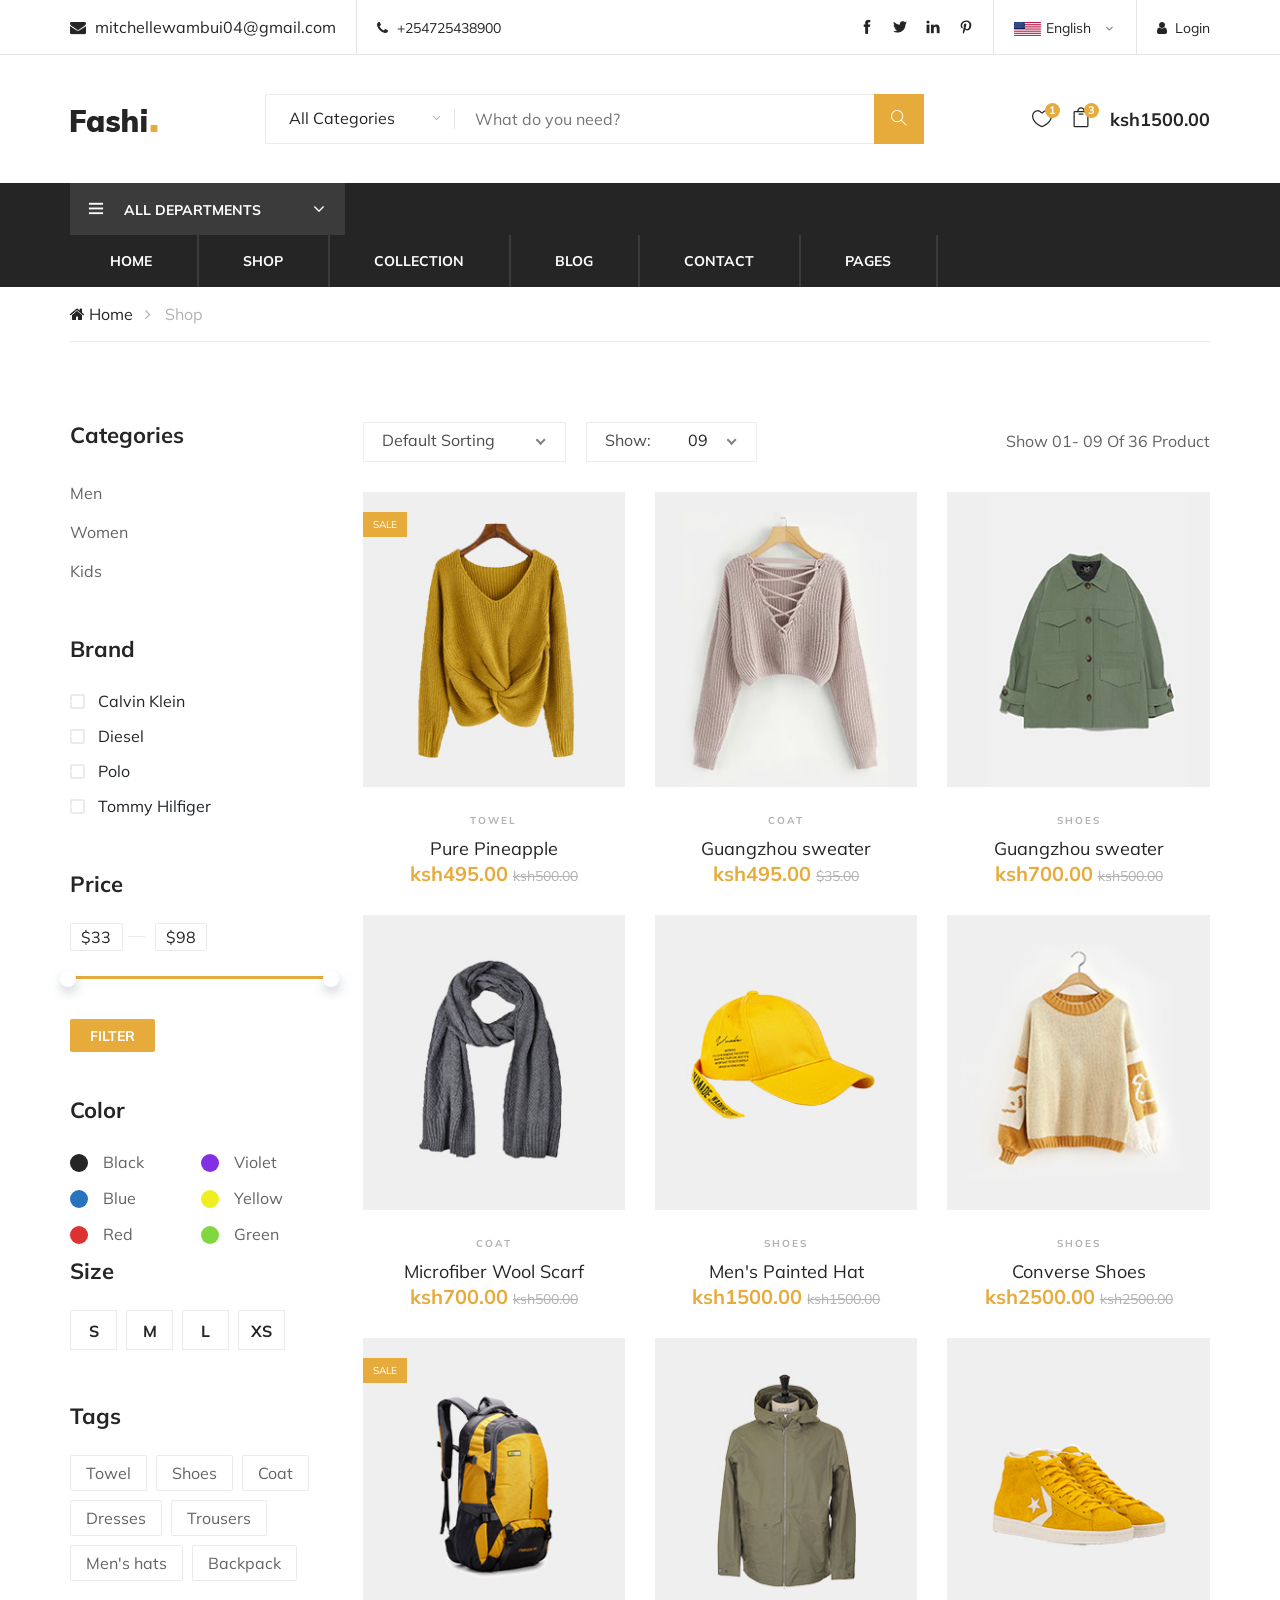
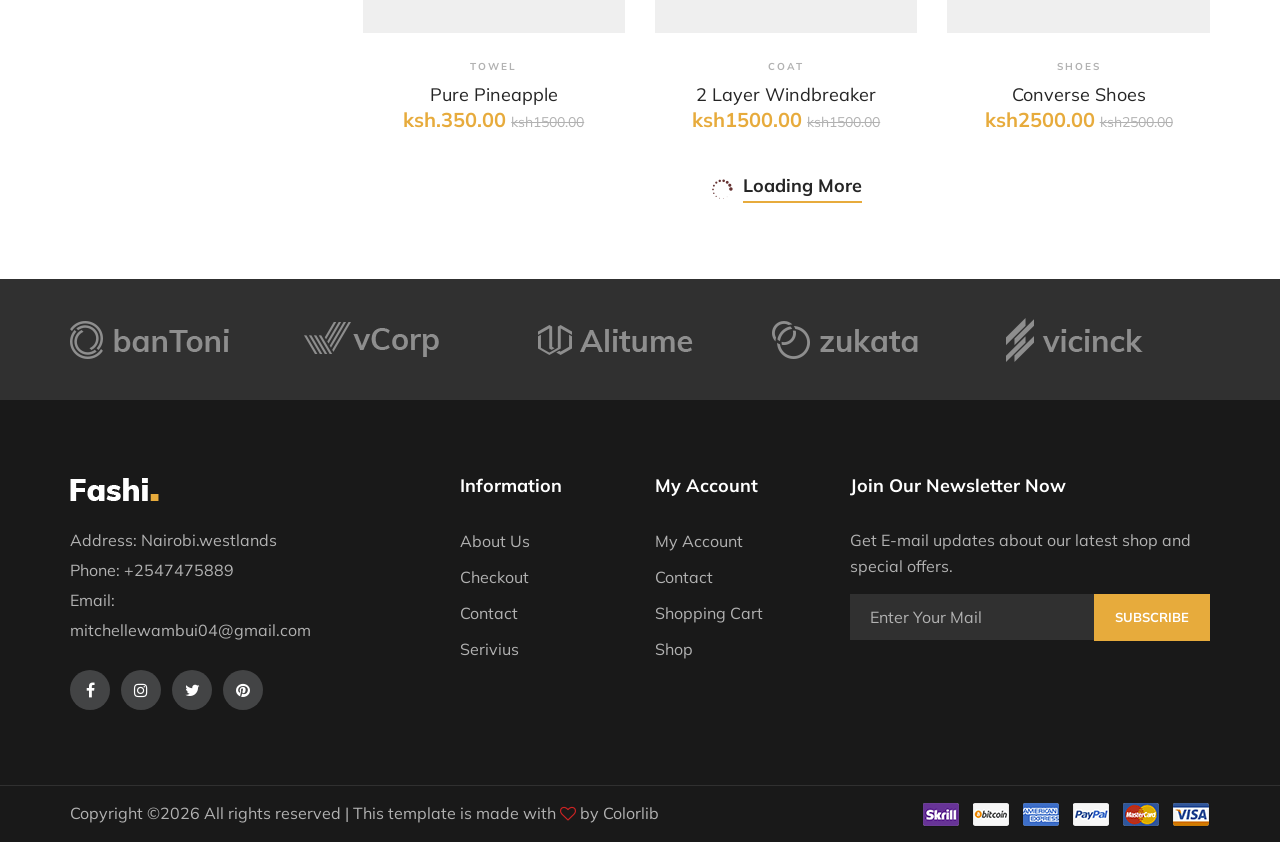
<file: shop.html>
<!DOCTYPE html>
<html lang="zxx">

<head>
    <meta charset="UTF-8">
    <meta name="description" content="Fashi Template">
    <meta name="keywords" content="Fashi, unica, creative, html">
    <meta name="viewport" content="width=device-width, initial-scale=1.0">
    <meta http-equiv="X-UA-Compatible" content="ie=edge">
    <title>Fashi | Template</title>

    <!-- Google Font -->
    <link href="https://fonts.googleapis.com/css?family=Muli:300,400,500,600,700,800,900&display=swap" rel="stylesheet">

    <!-- Css Styles -->
    <link rel="stylesheet" href="css/bootstrap.min.css" type="text/css">
    <link rel="stylesheet" href="css/font-awesome.min.css" type="text/css">
    <link rel="stylesheet" href="css/themify-icons.css" type="text/css">
    <link rel="stylesheet" href="css/elegant-icons.css" type="text/css">
    <link rel="stylesheet" href="css/owl.carousel.min.css" type="text/css">
    <link rel="stylesheet" href="css/nice-select.css" type="text/css">
    <link rel="stylesheet" href="css/jquery-ui.min.css" type="text/css">
    <link rel="stylesheet" href="css/slicknav.min.css" type="text/css">
    <link rel="stylesheet" href="css/style.css" type="text/css">
</head>

<body>
    <!-- Page Preloder -->
    <div id="preloder">
        <div class="loader"></div>
    </div>

    <!-- Header Section Begin -->
    <header class="header-section">
        <div class="header-top">
            <div class="container">
                <div class="ht-left">
                    <div class="mail-service">
                        <i class=" fa fa-envelope"></i>
                        mitchellewambui04@gmail.com
                    </div>
                    <div class="phone-service">
                        <i class=" fa fa-phone"></i>
                        +254725438900
                    </div>
                </div>
                <div class="ht-right">
                    <a href="#" class="login-panel"><i class="fa fa-user"></i>Login</a>
                    <div class="lan-selector">
                        <select class="language_drop" name="countries" id="countries" style="width:300px;">
                            <option value='yt' data-image="img/flag-1.jpg" data-imagecss="flag yt"
                                data-title="English">English</option>
                            <option value='yu' data-image="img/flag-2.jpg" data-imagecss="flag yu"
                                data-title="Bangladesh">German </option>
                        </select>
                    </div>
                    <div class="top-social">
                        <a href="#"><i class="ti-facebook"></i></a>
                        <a href="#"><i class="ti-twitter-alt"></i></a>
                        <a href="#"><i class="ti-linkedin"></i></a>
                        <a href="#"><i class="ti-pinterest"></i></a>
                    </div>
                </div>
            </div>
        </div>
        <div class="container">
            <div class="inner-header">
                <div class="row">
                    <div class="col-lg-2 col-md-2">
                        <div class="logo">
                            <a href="./index.html">
                                <img src="img/logo.png" alt="">
                            </a>
                        </div>
                    </div>
                    <div class="col-lg-7 col-md-7">
                        <div class="advanced-search">
                            <button type="button" class="category-btn">All Categories</button>
                            <form action="#" class="input-group">
                                <input type="text" placeholder="What do you need?">
                                <button type="button"><i class="ti-search"></i></button>
                            </form>
                        </div>
                    </div>
                    <div class="col-lg-3 text-right col-md-3">
                        <ul class="nav-right">
                            <li class="heart-icon"><a href="#">
                                    <i class="icon_heart_alt"></i>
                                    <span>1</span>
                                </a>
                            </li>
                            <li class="cart-icon"><a href="#">
                                    <i class="icon_bag_alt"></i>
                                    <span>3</span>
                                </a>
                                <div class="cart-hover">
                                    <div class="select-items">
                                        <table>
                                            <tbody>
                                                <tr>
                                                    <td class="si-pic"><img src="img/select-product-1.jpg" alt=""></td>
                                                    <td class="si-text">
                                                        <div class="product-selected">
                                                            <p>ksh10000.00 x 1</p>
                                                            <h6>Kabino Bedside Table</h6>
                                                        </div>
                                                    </td>
                                                    <td class="si-close">
                                                        <i class="ti-close"></i>
                                                    </td>
                                                </tr>
                                                <tr>
                                                    <td class="si-pic"><img src="img/select-product-2.jpg" alt=""></td>
                                                    <td class="si-text">
                                                        <div class="product-selected">
                                                            <p>ksh15000.00 x 1</p>
                                                            <h6>Kabino Bedside Table</h6>
                                                        </div>
                                                    </td>
                                                    <td class="si-close">
                                                        <i class="ti-close"></i>
                                                    </td>
                                                </tr>
                                            </tbody>
                                        </table>
                                    </div>
                                    <div class="select-total">
                                        <span>total:</span>
                                        <h5>ksh120000.00</h5>
                                    </div>
                                    <div class="select-button">
                                        <a href="#" class="primary-btn view-card">VIEW CARD</a>
                                        <a href="#" class="primary-btn checkout-btn">CHECK OUT</a>
                                    </div>
                                </div>
                            </li>
                            <li class="cart-price">ksh1500.00</li>
                        </ul>
                    </div>
                </div>
            </div>
        </div>
        <div class="nav-item">
            <div class="container">
                <div class="nav-depart">
                    <div class="depart-btn">
                        <i class="ti-menu"></i>
                        <span>All departments</span>
                        <ul class="depart-hover">
                            <li class="active"><a href="#">Women’s Clothing</a></li>
                            <li><a href="#">Men’s Clothing</a></li>
                            <li><a href="#">Underwear</a></li>
                            <li><a href="#">Kid's Clothing</a></li>
                            <li><a href="#">Brand Fashion</a></li>
                            <li><a href="#">Accessories/Shoes</a></li>
                            <li><a href="#">Luxury Brands</a></li>
                            <li><a href="#">Brand Outdoor Apparel</a></li>
                        </ul>
                    </div>
                </div>
                <nav class="nav-menu mobile-menu">
                    <ul>
                        <li><a href="./index.html">Home</a></li>
                        <li><a href="./shop.html">Shop</a></li>
                        <li><a href="#">Collection</a>
                            <ul class="dropdown">
                                <li><a href="#">Men's</a></li>
                                <li><a href="#">Women's</a></li>
                                <li><a href="#">Kid's</a></li>
                            </ul>
                        </li>
                        <li><a href="./blog.html">Blog</a></li>
                        <li><a href="./contact.html">Contact</a></li>
                        <li><a href="#">Pages</a>
                            <ul class="dropdown">
                                <li><a href="./blog-details.html">Blog Details</a></li>
                                <li><a href="./shopping-cart.html">Shopping Cart</a></li>
                                <li><a href="./check-out.html">Checkout</a></li>
                                <li><a href="./faq.html">Faq</a></li>
                                <li><a href="./register.html">Register</a></li>
                                <li><a href="./login.html">Login</a></li>
                            </ul>
                        </li>
                    </ul>
                </nav>
                <div id="mobile-menu-wrap"></div>
            </div>
        </div>
    </header>
    <!-- Header End -->

    <!-- Breadcrumb Section Begin -->
    <div class="breacrumb-section">
        <div class="container">
            <div class="row">
                <div class="col-lg-12">
                    <div class="breadcrumb-text">
                        <a href="#"><i class="fa fa-home"></i> Home</a>
                        <span>Shop</span>
                    </div>
                </div>
            </div>
        </div>
    </div>
    <!-- Breadcrumb Section Begin -->

    <!-- Product Shop Section Begin -->
    <section class="product-shop spad">
        <div class="container">
            <div class="row">
                <div class="col-lg-3 col-md-6 col-sm-8 order-2 order-lg-1 produts-sidebar-filter">
                    <div class="filter-widget">
                        <h4 class="fw-title">Categories</h4>
                        <ul class="filter-catagories">
                            <li><a href="#">Men</a></li>
                            <li><a href="#">Women</a></li>
                            <li><a href="#">Kids</a></li>
                        </ul>
                    </div>
                    <div class="filter-widget">
                        <h4 class="fw-title">Brand</h4>
                        <div class="fw-brand-check">
                            <div class="bc-item">
                                <label for="bc-calvin">
                                    Calvin Klein
                                    <input type="checkbox" id="bc-calvin">
                                    <span class="checkmark"></span>
                                </label>
                            </div>
                            <div class="bc-item">
                                <label for="bc-diesel">
                                    Diesel
                                    <input type="checkbox" id="bc-diesel">
                                    <span class="checkmark"></span>
                                </label>
                            </div>
                            <div class="bc-item">
                                <label for="bc-polo">
                                    Polo
                                    <input type="checkbox" id="bc-polo">
                                    <span class="checkmark"></span>
                                </label>
                            </div>
                            <div class="bc-item">
                                <label for="bc-tommy">
                                    Tommy Hilfiger
                                    <input type="checkbox" id="bc-tommy">
                                    <span class="checkmark"></span>
                                </label>
                            </div>
                        </div>
                    </div>
                    <div class="filter-widget">
                        <h4 class="fw-title">Price</h4>
                        <div class="filter-range-wrap">
                            <div class="range-slider">
                                <div class="price-input">
                                    <input type="text" id="minamount">
                                    <input type="text" id="maxamount">
                                </div>
                            </div>
                            <div class="price-range ui-slider ui-corner-all ui-slider-horizontal ui-widget ui-widget-content"
                                data-min="33" data-max="98">
                                <div class="ui-slider-range ui-corner-all ui-widget-header"></div>
                                <span tabindex="0" class="ui-slider-handle ui-corner-all ui-state-default"></span>
                                <span tabindex="0" class="ui-slider-handle ui-corner-all ui-state-default"></span>
                            </div>
                        </div>
                        <a href="#" class="filter-btn">Filter</a>
                    </div>
                    <div class="filter-widget">
                        <h4 class="fw-title">Color</h4>
                        <div class="fw-color-choose">
                            <div class="cs-item">
                                <input type="radio" id="cs-black">
                                <label class="cs-black" for="cs-black">Black</label>
                            </div>
                            <div class="cs-item">
                                <input type="radio" id="cs-violet">
                                <label class="cs-violet" for="cs-violet">Violet</label>
                            </div>
                            <div class="cs-item">
                                <input type="radio" id="cs-blue">
                                <label class="cs-blue" for="cs-blue">Blue</label>
                            </div>
                            <div class="cs-item">
                                <input type="radio" id="cs-yellow">
                                <label class="cs-yellow" for="cs-yellow">Yellow</label>
                            </div>
                            <div class="cs-item">
                                <input type="radio" id="cs-red">
                                <label class="cs-red" for="cs-red">Red</label>
                            </div>
                            <div class="cs-item">
                                <input type="radio" id="cs-green">
                                <label class="cs-green" for="cs-green">Green</label>
                            </div>
                        </div>
                    </div>
                    <div class="filter-widget">
                        <h4 class="fw-title">Size</h4>
                        <div class="fw-size-choose">
                            <div class="sc-item">
                                <input type="radio" id="s-size">
                                <label for="s-size">s</label>
                            </div>
                            <div class="sc-item">
                                <input type="radio" id="m-size">
                                <label for="m-size">m</label>
                            </div>
                            <div class="sc-item">
                                <input type="radio" id="l-size">
                                <label for="l-size">l</label>
                            </div>
                            <div class="sc-item">
                                <input type="radio" id="xs-size">
                                <label for="xs-size">xs</label>
                            </div>
                        </div>
                    </div>
                    <div class="filter-widget">
                        <h4 class="fw-title">Tags</h4>
                        <div class="fw-tags">
                            <a href="#">Towel</a>
                            <a href="#">Shoes</a>
                            <a href="#">Coat</a>
                            <a href="#">Dresses</a>
                            <a href="#">Trousers</a>
                            <a href="#">Men's hats</a>
                            <a href="#">Backpack</a>
                        </div>
                    </div>
                </div>
                <div class="col-lg-9 order-1 order-lg-2">
                    <div class="product-show-option">
                        <div class="row">
                            <div class="col-lg-7 col-md-7">
                                <div class="select-option">
                                    <select class="sorting">
                                        <option value="">Default Sorting</option>
                                    </select>
                                    <select class="p-show">
                                        <option value="">Show:</option>
                                    </select>
                                </div>
                            </div>
                            <div class="col-lg-5 col-md-5 text-right">
                                <p>Show 01- 09 Of 36 Product</p>
                            </div>
                        </div>
                    </div>
                    <div class="product-list">
                        <div class="row">
                            <div class="col-lg-4 col-sm-6">
                                <div class="product-item">
                                    <div class="pi-pic">
                                        <img src="img/products/product-1.jpg" alt="">
                                        <div class="sale pp-sale">Sale</div>
                                        <div class="icon">
                                            <i class="icon_heart_alt"></i>
                                        </div>
                                        <ul>
                                            <li class="w-icon active"><a href="#"><i class="icon_bag_alt"></i></a></li>
                                            <li class="quick-view"><a href="#">+ Quick View</a></li>
                                            <li class="w-icon"><a href="#"><i class="fa fa-random"></i></a></li>
                                        </ul>
                                    </div>
                                    <div class="pi-text">
                                        <div class="catagory-name">Towel</div>
                                        <a href="#">
                                            <h5>Pure Pineapple</h5>
                                        </a>
                                        <div class="product-price">
                                            ksh495.00
                                            <span>ksh500.00</span>
                                        </div>
                                    </div>
                                </div>
                            </div>
                            <div class="col-lg-4 col-sm-6">
                                <div class="product-item">
                                    <div class="pi-pic">
                                        <img src="img/products/product-2.jpg" alt="">
                                        <div class="icon">
                                            <i class="icon_heart_alt"></i>
                                        </div>
                                        <ul>
                                            <li class="w-icon active"><a href="#"><i class="icon_bag_alt"></i></a></li>
                                            <li class="quick-view"><a href="#">+ Quick View</a></li>
                                            <li class="w-icon"><a href="#"><i class="fa fa-random"></i></a></li>
                                        </ul>
                                    </div>
                                    <div class="pi-text">
                                        <div class="catagory-name">Coat</div>
                                        <a href="#">
                                            <h5>Guangzhou sweater</h5>
                                        </a>
                                        <div class="product-price">
                                            ksh495.00
                                            <span>$35.00</span>
                                        </div>
                                    </div>
                                </div>
                            </div>
                            <div class="col-lg-4 col-sm-6">
                                <div class="product-item">
                                    <div class="pi-pic">
                                        <img src="img/products/product-3.jpg" alt="">
                                        <div class="icon">
                                            <i class="icon_heart_alt"></i>
                                        </div>
                                        <ul>
                                            <li class="w-icon active"><a href="#"><i class="icon_bag_alt"></i></a></li>
                                            <li class="quick-view"><a href="#">+ Quick View</a></li>
                                            <li class="w-icon"><a href="#"><i class="fa fa-random"></i></a></li>
                                        </ul>
                                    </div>
                                    <div class="pi-text">
                                        <div class="catagory-name">Shoes</div>
                                        <a href="#">
                                            <h5>Guangzhou sweater</h5>
                                        </a>
                                        <div class="product-price">
                                            ksh700.00
                                            <span>ksh500.00</span>
                                        </div>
                                    </div>
                                </div>
                            </div>
                            <div class="col-lg-4 col-sm-6">
                                <div class="product-item">
                                    <div class="pi-pic">
                                        <img src="img/products/product-4.jpg" alt="">
                                        <div class="icon">
                                            <i class="icon_heart_alt"></i>
                                        </div>
                                        <ul>
                                            <li class="w-icon active"><a href="#"><i class="icon_bag_alt"></i></a></li>
                                            <li class="quick-view"><a href="#">+ Quick View</a></li>
                                            <li class="w-icon"><a href="#"><i class="fa fa-random"></i></a></li>
                                        </ul>
                                    </div>
                                    <div class="pi-text">
                                        <div class="catagory-name">Coat</div>
                                        <a href="#">
                                            <h5>Microfiber Wool Scarf</h5>
                                        </a>
                                        <div class="product-price">
                                            ksh700.00
                                            <span>ksh500.00</span>
                                        </div>
                                    </div>
                                </div>
                            </div>
                            <div class="col-lg-4 col-sm-6">
                                <div class="product-item">
                                    <div class="pi-pic">
                                        <img src="img/products/product-5.jpg" alt="">
                                        <div class="icon">
                                            <i class="icon_heart_alt"></i>
                                        </div>
                                        <ul>
                                            <li class="w-icon active"><a href="#"><i class="icon_bag_alt"></i></a></li>
                                            <li class="quick-view"><a href="#">+ Quick View</a></li>
                                            <li class="w-icon"><a href="#"><i class="fa fa-random"></i></a></li>
                                        </ul>
                                    </div>
                                    <div class="pi-text">
                                        <div class="catagory-name">Shoes</div>
                                        <a href="#">
                                            <h5>Men's Painted Hat</h5>
                                        </a>
                                        <div class="product-price">
                                            ksh1500.00
                                            <span>ksh1500.00</span>
                                        </div>
                                    </div>
                                </div>
                            </div>
                            <div class="col-lg-4 col-sm-6">
                                <div class="product-item">
                                    <div class="pi-pic">
                                        <img src="img/products/product-6.jpg" alt="">
                                        <div class="icon">
                                            <i class="icon_heart_alt"></i>
                                        </div>
                                        <ul>
                                            <li class="w-icon active"><a href="#"><i class="icon_bag_alt"></i></a></li>
                                            <li class="quick-view"><a href="#">+ Quick View</a></li>
                                            <li class="w-icon"><a href="#"><i class="fa fa-random"></i></a></li>
                                        </ul>
                                    </div>
                                    <div class="pi-text">
                                        <div class="catagory-name">Shoes</div>
                                        <a href="#">
                                            <h5>Converse Shoes</h5>
                                        </a>
                                        <div class="product-price">
                                            ksh2500.00
                                            <span>ksh2500.00</span>
                                        </div>
                                    </div>
                                </div>
                            </div>
                            <div class="col-lg-4 col-sm-6">
                                <div class="product-item">
                                    <div class="pi-pic">
                                        <img src="img/products/product-7.jpg" alt="">
                                        <div class="sale pp-sale">Sale</div>
                                        <div class="icon">
                                            <i class="icon_heart_alt"></i>
                                        </div>
                                        <ul>
                                            <li class="w-icon active"><a href="#"><i class="icon_bag_alt"></i></a></li>
                                            <li class="quick-view"><a href="#">+ Quick View</a></li>
                                            <li class="w-icon"><a href="#"><i class="fa fa-random"></i></a></li>
                                        </ul>
                                    </div>
                                    <div class="pi-text">
                                        <div class="catagory-name">Towel</div>
                                        <a href="#">
                                            <h5>Pure Pineapple</h5>
                                        </a>
                                        <div class="product-price">
                                            ksh.350.00
                                            <span>ksh1500.00</span>
                                        </div>
                                    </div>
                                </div>
                            </div>
                            <div class="col-lg-4 col-sm-6">
                                <div class="product-item">
                                    <div class="pi-pic">
                                        <img src="img/products/product-8.jpg" alt="">
                                        <div class="icon">
                                            <i class="icon_heart_alt"></i>
                                        </div>
                                        <ul>
                                            <li class="w-icon active"><a href="#"><i class="icon_bag_alt"></i></a></li>
                                            <li class="quick-view"><a href="#">+ Quick View</a></li>
                                            <li class="w-icon"><a href="#"><i class="fa fa-random"></i></a></li>
                                        </ul>
                                    </div>
                                    <div class="pi-text">
                                        <div class="catagory-name">Coat</div>
                                        <a href="#">
                                            <h5>2 Layer Windbreaker</h5>
                                        </a>
                                        <div class="product-price">
                                            ksh1500.00
                                            <span>ksh1500.00</span>
                                        </div>
                                    </div>
                                </div>
                            </div>
                            <div class="col-lg-4 col-sm-6">
                                <div class="product-item">
                                    <div class="pi-pic">
                                        <img src="img/products/product-9.jpg" alt="">
                                        <div class="icon">
                                            <i class="icon_heart_alt"></i>
                                        </div>
                                        <ul>
                                            <li class="w-icon active"><a href="#"><i class="icon_bag_alt"></i></a></li>
                                            <li class="quick-view"><a href="#">+ Quick View</a></li>
                                            <li class="w-icon"><a href="#"><i class="fa fa-random"></i></a></li>
                                        </ul>
                                    </div>
                                    <div class="pi-text">
                                        <div class="catagory-name">Shoes</div>
                                        <a href="#">
                                            <h5>Converse Shoes</h5>
                                        </a>
                                        <div class="product-price">
                                            ksh2500.00
                                            <span>ksh2500.00</span>
                                        </div>
                                    </div>
                                </div>
                            </div>
                        </div>
                    </div>
                    <div class="loading-more">
                        <i class="icon_loading"></i>
                        <a href="#">
                            Loading More
                        </a>
                    </div>
                </div>
            </div>
        </div>
    </section>
    <!-- Product Shop Section End -->

    <!-- Partner Logo Section Begin -->
    <div class="partner-logo">
        <div class="container">
            <div class="logo-carousel owl-carousel">
                <div class="logo-item">
                    <div class="tablecell-inner">
                        <img src="img/logo-carousel/logo-1.png" alt="">
                    </div>
                </div>
                <div class="logo-item">
                    <div class="tablecell-inner">
                        <img src="img/logo-carousel/logo-2.png" alt="">
                    </div>
                </div>
                <div class="logo-item">
                    <div class="tablecell-inner">
                        <img src="img/logo-carousel/logo-3.png" alt="">
                    </div>
                </div>
                <div class="logo-item">
                    <div class="tablecell-inner">
                        <img src="img/logo-carousel/logo-4.png" alt="">
                    </div>
                </div>
                <div class="logo-item">
                    <div class="tablecell-inner">
                        <img src="img/logo-carousel/logo-5.png" alt="">
                    </div>
                </div>
            </div>
        </div>
    </div>
    <!-- Partner Logo Section End -->

    <!-- Footer Section Begin -->
    <footer class="footer-section">
        <div class="container">
            <div class="row">
                <div class="col-lg-3">
                    <div class="footer-left">
                        <div class="footer-logo">
                            <a href="#"><img src="img/footer-logo.png" alt=""></a>
                        </div>
                        <ul>
                            <li>Address: Nairobi.westlands</li>
                            <li>Phone: +2547475889</li>
                            <li>Email: mitchellewambui04@gmail.com</li>
                        </ul>
                        <div class="footer-social">
                            <a href="#"><i class="fa fa-facebook"></i></a>
                            <a href="#"><i class="fa fa-instagram"></i></a>
                            <a href="#"><i class="fa fa-twitter"></i></a>
                            <a href="#"><i class="fa fa-pinterest"></i></a>
                        </div>
                    </div>
                </div>
                <div class="col-lg-2 offset-lg-1">
                    <div class="footer-widget">
                        <h5>Information</h5>
                        <ul>
                            <li><a href="#">About Us</a></li>
                            <li><a href="#">Checkout</a></li>
                            <li><a href="#">Contact</a></li>
                            <li><a href="#">Serivius</a></li>
                        </ul>
                    </div>
                </div>
                <div class="col-lg-2">
                    <div class="footer-widget">
                        <h5>My Account</h5>
                        <ul>
                            <li><a href="#">My Account</a></li>
                            <li><a href="#">Contact</a></li>
                            <li><a href="#">Shopping Cart</a></li>
                            <li><a href="#">Shop</a></li>
                        </ul>
                    </div>
                </div>
                <div class="col-lg-4">
                    <div class="newslatter-item">
                        <h5>Join Our Newsletter Now</h5>
                        <p>Get E-mail updates about our latest shop and special offers.</p>
                        <form action="#" class="subscribe-form">
                            <input type="text" placeholder="Enter Your Mail">
                            <button type="button">Subscribe</button>
                        </form>
                    </div>
                </div>
            </div>
        </div>
        <div class="copyright-reserved">
            <div class="container">
                <div class="row">
                    <div class="col-lg-12">
                        <div class="copyright-text">
                            <!-- Link back to Colorlib can't be removed. Template is licensed under CC BY 3.0. -->
Copyright &copy;<script>document.write(new Date().getFullYear());</script> All rights reserved | This template is made with <i class="fa fa-heart-o" aria-hidden="true"></i> by <a href="https://colorlib.com" target="_blank">Colorlib</a>
<!-- Link back to Colorlib can't be removed. Template is licensed under CC BY 3.0. -->
                        </div>
                        <div class="payment-pic">
                            <img src="img/payment-method.png" alt="">
                        </div>
                    </div>
                </div>
            </div>
        </div>
    </footer>
    <!-- Footer Section End -->

    <!-- Js Plugins -->
    <script src="js/jquery-3.3.1.min.js"></script>
    <script src="js/bootstrap.min.js"></script>
    <script src="js/jquery-ui.min.js"></script>
    <script src="js/jquery.countdown.min.js"></script>
    <script src="js/jquery.nice-select.min.js"></script>
    <script src="js/jquery.zoom.min.js"></script>
    <script src="js/jquery.dd.min.js"></script>
    <script src="js/jquery.slicknav.js"></script>
    <script src="js/owl.carousel.min.js"></script>
    <script src="js/main.js"></script>
</body>

</html>
</file>
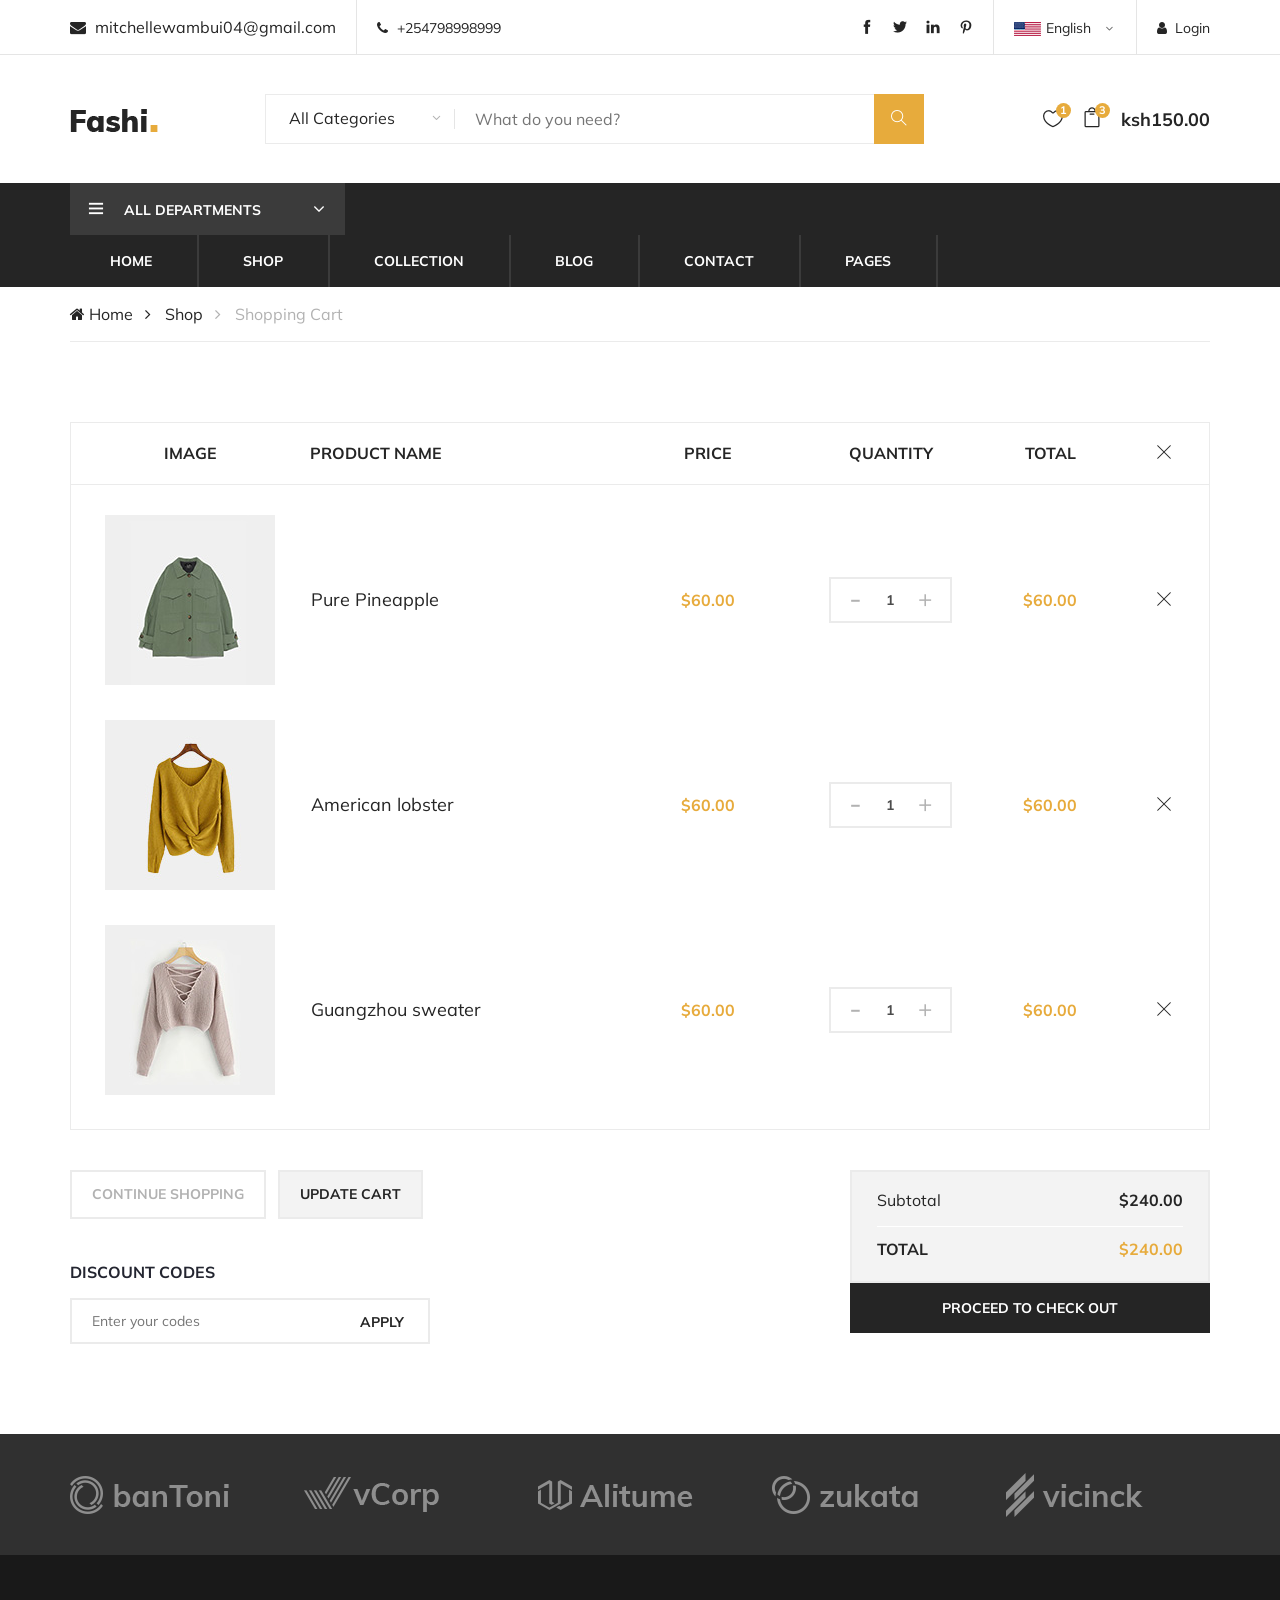
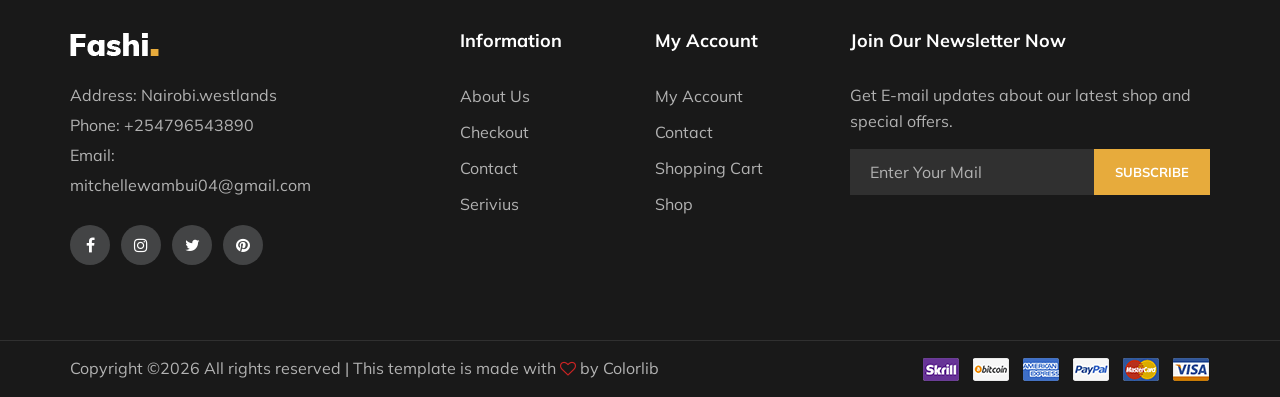
<file: shopping-cart.html>
<!DOCTYPE html>
<html lang="zxx">

<head>
    <meta charset="UTF-8">
    <meta name="description" content="Fashi Template">
    <meta name="keywords" content="Fashi, unica, creative, html">
    <meta name="viewport" content="width=device-width, initial-scale=1.0">
    <meta http-equiv="X-UA-Compatible" content="ie=edge">
    <title>Fashi | Template</title>

    <!-- Google Font -->
    <link href="https://fonts.googleapis.com/css?family=Muli:300,400,500,600,700,800,900&display=swap" rel="stylesheet">

    <!-- Css Styles -->
    <link rel="stylesheet" href="css/bootstrap.min.css" type="text/css">
    <link rel="stylesheet" href="css/font-awesome.min.css" type="text/css">
    <link rel="stylesheet" href="css/themify-icons.css" type="text/css">
    <link rel="stylesheet" href="css/elegant-icons.css" type="text/css">
    <link rel="stylesheet" href="css/owl.carousel.min.css" type="text/css">
    <link rel="stylesheet" href="css/nice-select.css" type="text/css">
    <link rel="stylesheet" href="css/jquery-ui.min.css" type="text/css">
    <link rel="stylesheet" href="css/slicknav.min.css" type="text/css">
    <link rel="stylesheet" href="css/style.css" type="text/css">
</head>

<body>
    <!-- Page Preloder -->
    <div id="preloder">
        <div class="loader"></div>
    </div>

    <!-- Header Section Begin -->
    <header class="header-section">
        <div class="header-top">
            <div class="container">
                <div class="ht-left">
                    <div class="mail-service">
                        <i class=" fa fa-envelope"></i>
                        mitchellewambui04@gmail.com
                    </div>
                    <div class="phone-service">
                        <i class=" fa fa-phone"></i>
                        +254798998999
                    </div>
                </div>
                <div class="ht-right">
                    <a href="#" class="login-panel"><i class="fa fa-user"></i>Login</a>
                    <div class="lan-selector">
                        <select class="language_drop" name="countries" id="countries" style="width:300px;">
                            <option value='yt' data-image="img/flag-1.jpg" data-imagecss="flag yt"
                                data-title="English">English</option>
                            <option value='yu' data-image="img/flag-2.jpg" data-imagecss="flag yu"
                                data-title="Bangladesh">German </option>
                        </select>
                    </div>
                    <div class="top-social">
                        <a href="#"><i class="ti-facebook"></i></a>
                        <a href="#"><i class="ti-twitter-alt"></i></a>
                        <a href="#"><i class="ti-linkedin"></i></a>
                        <a href="#"><i class="ti-pinterest"></i></a>
                    </div>
                </div>
            </div>
        </div>
        <div class="container">
            <div class="inner-header">
                <div class="row">
                    <div class="col-lg-2 col-md-2">
                        <div class="logo">
                            <a href="./index.html">
                                <img src="img/logo.png" alt="">
                            </a>
                        </div>
                    </div>
                    <div class="col-lg-7 col-md-7">
                        <div class="advanced-search">
                            <button type="button" class="category-btn">All Categories</button>
                            <form action="#" class="input-group">
                                <input type="text" placeholder="What do you need?">
                                <button type="button"><i class="ti-search"></i></button>
                            </form>
                        </div>
                    </div>
                    <div class="col-lg-3 text-right col-md-3">
                        <ul class="nav-right">
                            <li class="heart-icon"><a href="#">
                                    <i class="icon_heart_alt"></i>
                                    <span>1</span>
                                </a>
                            </li>
                            <li class="cart-icon"><a href="#">
                                    <i class="icon_bag_alt"></i>
                                    <span>3</span>
                                </a>
                                <div class="cart-hover">
                                    <div class="select-items">
                                        <table>
                                            <tbody>
                                                <tr>
                                                    <td class="si-pic"><img src="img/select-product-1.jpg" alt=""></td>
                                                    <td class="si-text">
                                                        <div class="product-selected">
                                                            <p>ksh10000.00 x 1</p>
                                                            <h6>Kabino Bedside Table</h6>
                                                        </div>
                                                    </td>
                                                    <td class="si-close">
                                                        <i class="ti-close"></i>
                                                    </td>
                                                </tr>
                                                <tr>
                                                    <td class="si-pic"><img src="img/select-product-2.jpg" alt=""></td>
                                                    <td class="si-text">
                                                        <div class="product-selected">
                                                            <p>ksh10000.00 x 1</p>
                                                            <h6>Kabino Bedside Table</h6>
                                                        </div>
                                                    </td>
                                                    <td class="si-close">
                                                        <i class="ti-close"></i>
                                                    </td>
                                                </tr>
                                            </tbody>
                                        </table>
                                    </div>
                                    <div class="select-total">
                                        <span>total:</span>
                                        <h5>$120.00</h5>
                                    </div>
                                    <div class="select-button">
                                        <a href="#" class="primary-btn view-card">VIEW CARD</a>
                                        <a href="#" class="primary-btn checkout-btn">CHECK OUT</a>
                                    </div>
                                </div>
                            </li>
                            <li class="cart-price">ksh150.00</li>
                        </ul>
                    </div>
                </div>
            </div>
        </div>
        <div class="nav-item">
            <div class="container">
                <div class="nav-depart">
                    <div class="depart-btn">
                        <i class="ti-menu"></i>
                        <span>All departments</span>
                        <ul class="depart-hover">
                            <li class="active"><a href="#">Women’s Clothing</a></li>
                            <li><a href="#">Men’s Clothing</a></li>
                            <li><a href="#">Underwear</a></li>
                            <li><a href="#">Kid's Clothing</a></li>
                            <li><a href="#">Brand Fashion</a></li>
                            <li><a href="#">Accessories/Shoes</a></li>
                            <li><a href="#">Luxury Brands</a></li>
                            <li><a href="#">Brand Outdoor Apparel</a></li>
                        </ul>
                    </div>
                </div>
                <nav class="nav-menu mobile-menu">
                    <ul>
                        <li><a href="./index.html">Home</a></li>
                        <li><a href="./shop.html">Shop</a></li>
                        <li><a href="#">Collection</a>
                            <ul class="dropdown">
                                <li><a href="#">Men's</a></li>
                                <li><a href="#">Women's</a></li>
                                <li><a href="#">Kid's</a></li>
                            </ul>
                        </li>
                        <li><a href="./blog.html">Blog</a></li>
                        <li><a href="./contact.html">Contact</a></li>
                        <li><a href="#">Pages</a>
                            <ul class="dropdown">
                                <li><a href="./blog-details.html">Blog Details</a></li>
                                <li><a href="./shopping-cart.html">Shopping Cart</a></li>
                                <li><a href="./check-out.html">Checkout</a></li>
                                <li><a href="./faq.html">Faq</a></li>
                                <li><a href="./register.html">Register</a></li>
                                <li><a href="./login.html">Login</a></li>
                            </ul>
                        </li>
                    </ul>
                </nav>
                <div id="mobile-menu-wrap"></div>
            </div>
        </div>
    </header>
    <!-- Header End -->

    <!-- Breadcrumb Section Begin -->
    <div class="breacrumb-section">
        <div class="container">
            <div class="row">
                <div class="col-lg-12">
                    <div class="breadcrumb-text product-more">
                        <a href="./home.html"><i class="fa fa-home"></i> Home</a>
                        <a href="./shop.html">Shop</a>
                        <span>Shopping Cart</span>
                    </div>
                </div>
            </div>
        </div>
    </div>
    <!-- Breadcrumb Section Begin -->

    <!-- Shopping Cart Section Begin -->
    <section class="shopping-cart spad">
        <div class="container">
            <div class="row">
                <div class="col-lg-12">
                    <div class="cart-table">
                        <table>
                            <thead>
                                <tr>
                                    <th>Image</th>
                                    <th class="p-name">Product Name</th>
                                    <th>Price</th>
                                    <th>Quantity</th>
                                    <th>Total</th>
                                    <th><i class="ti-close"></i></th>
                                </tr>
                            </thead>
                            <tbody>
                                <tr>
                                    <td class="cart-pic first-row"><img src="img/cart-page/product-1.jpg" alt=""></td>
                                    <td class="cart-title first-row">
                                        <h5>Pure Pineapple</h5>
                                    </td>
                                    <td class="p-price first-row">$60.00</td>
                                    <td class="qua-col first-row">
                                        <div class="quantity">
                                            <div class="pro-qty">
                                                <input type="text" value="1">
                                            </div>
                                        </div>
                                    </td>
                                    <td class="total-price first-row">$60.00</td>
                                    <td class="close-td first-row"><i class="ti-close"></i></td>
                                </tr>
                                <tr>
                                    <td class="cart-pic"><img src="img/cart-page/product-2.jpg" alt=""></td>
                                    <td class="cart-title">
                                        <h5>American lobster</h5>
                                    </td>
                                    <td class="p-price">$60.00</td>
                                    <td class="qua-col">
                                        <div class="quantity">
                                            <div class="pro-qty">
                                                <input type="text" value="1">
                                            </div>
                                        </div>
                                    </td>
                                    <td class="total-price">$60.00</td>
                                    <td class="close-td"><i class="ti-close"></i></td>
                                </tr>
                                <tr>
                                    <td class="cart-pic"><img src="img/cart-page/product-3.jpg" alt=""></td>
                                    <td class="cart-title">
                                        <h5>Guangzhou sweater</h5>
                                    </td>
                                    <td class="p-price">$60.00</td>
                                    <td class="qua-col">
                                        <div class="quantity">
                                            <div class="pro-qty">
                                                <input type="text" value="1">
                                            </div>
                                        </div>
                                    </td>
                                    <td class="total-price">$60.00</td>
                                    <td class="close-td"><i class="ti-close"></i></td>
                                </tr>
                            </tbody>
                        </table>
                    </div>
                    <div class="row">
                        <div class="col-lg-4">
                            <div class="cart-buttons">
                                <a href="#" class="primary-btn continue-shop">Continue shopping</a>
                                <a href="#" class="primary-btn up-cart">Update cart</a>
                            </div>
                            <div class="discount-coupon">
                                <h6>Discount Codes</h6>
                                <form action="#" class="coupon-form">
                                    <input type="text" placeholder="Enter your codes">
                                    <button type="submit" class="site-btn coupon-btn">Apply</button>
                                </form>
                            </div>
                        </div>
                        <div class="col-lg-4 offset-lg-4">
                            <div class="proceed-checkout">
                                <ul>
                                    <li class="subtotal">Subtotal <span>$240.00</span></li>
                                    <li class="cart-total">Total <span>$240.00</span></li>
                                </ul>
                                <a href="#" class="proceed-btn">PROCEED TO CHECK OUT</a>
                            </div>
                        </div>
                    </div>
                </div>
            </div>
        </div>
    </section>
    <!-- Shopping Cart Section End -->

    <!-- Partner Logo Section Begin -->
    <div class="partner-logo">
        <div class="container">
            <div class="logo-carousel owl-carousel">
                <div class="logo-item">
                    <div class="tablecell-inner">
                        <img src="img/logo-carousel/logo-1.png" alt="">
                    </div>
                </div>
                <div class="logo-item">
                    <div class="tablecell-inner">
                        <img src="img/logo-carousel/logo-2.png" alt="">
                    </div>
                </div>
                <div class="logo-item">
                    <div class="tablecell-inner">
                        <img src="img/logo-carousel/logo-3.png" alt="">
                    </div>
                </div>
                <div class="logo-item">
                    <div class="tablecell-inner">
                        <img src="img/logo-carousel/logo-4.png" alt="">
                    </div>
                </div>
                <div class="logo-item">
                    <div class="tablecell-inner">
                        <img src="img/logo-carousel/logo-5.png" alt="">
                    </div>
                </div>
            </div>
        </div>
    </div>
    <!-- Partner Logo Section End -->

    <!-- Footer Section Begin -->
    <footer class="footer-section">
        <div class="container">
            <div class="row">
                <div class="col-lg-3">
                    <div class="footer-left">
                        <div class="footer-logo">
                            <a href="#"><img src="img/footer-logo.png" alt=""></a>
                        </div>
                        <ul>
                            <li>Address: Nairobi.westlands</li>
                            <li>Phone: +254796543890</li>
                            <li>Email: mitchellewambui04@gmail.com</li>
                        </ul>
                        <div class="footer-social">
                            <a href="#"><i class="fa fa-facebook"></i></a>
                            <a href="#"><i class="fa fa-instagram"></i></a>
                            <a href="#"><i class="fa fa-twitter"></i></a>
                            <a href="#"><i class="fa fa-pinterest"></i></a>
                        </div>
                    </div>
                </div>
                <div class="col-lg-2 offset-lg-1">
                    <div class="footer-widget">
                        <h5>Information</h5>
                        <ul>
                            <li><a href="#">About Us</a></li>
                            <li><a href="#">Checkout</a></li>
                            <li><a href="#">Contact</a></li>
                            <li><a href="#">Serivius</a></li>
                        </ul>
                    </div>
                </div>
                <div class="col-lg-2">
                    <div class="footer-widget">
                        <h5>My Account</h5>
                        <ul>
                            <li><a href="#">My Account</a></li>
                            <li><a href="#">Contact</a></li>
                            <li><a href="#">Shopping Cart</a></li>
                            <li><a href="#">Shop</a></li>
                        </ul>
                    </div>
                </div>
                <div class="col-lg-4">
                    <div class="newslatter-item">
                        <h5>Join Our Newsletter Now</h5>
                        <p>Get E-mail updates about our latest shop and special offers.</p>
                        <form action="#" class="subscribe-form">
                            <input type="text" placeholder="Enter Your Mail">
                            <button type="button">Subscribe</button>
                        </form>
                    </div>
                </div>
            </div>
        </div>
        <div class="copyright-reserved">
            <div class="container">
                <div class="row">
                    <div class="col-lg-12">
                        <div class="copyright-text">
                            <!-- Link back to Colorlib can't be removed. Template is licensed under CC BY 3.0. -->
Copyright &copy;<script>document.write(new Date().getFullYear());</script> All rights reserved | This template is made with <i class="fa fa-heart-o" aria-hidden="true"></i> by <a href="https://colorlib.com" target="_blank">Colorlib</a>
<!-- Link back to Colorlib can't be removed. Template is licensed under CC BY 3.0. -->
                        </div>
                        <div class="payment-pic">
                            <img src="img/payment-method.png" alt="">
                        </div>
                    </div>
                </div>
            </div>
        </div>
    </footer>
    <!-- Footer Section End -->

    <!-- Js Plugins -->
    <script src="js/jquery-3.3.1.min.js"></script>
    <script src="js/bootstrap.min.js"></script>
    <script src="js/jquery-ui.min.js"></script>
    <script src="js/jquery.countdown.min.js"></script>
    <script src="js/jquery.nice-select.min.js"></script>
    <script src="js/jquery.zoom.min.js"></script>
    <script src="js/jquery.dd.min.js"></script>
    <script src="js/jquery.slicknav.js"></script>
    <script src="js/owl.carousel.min.js"></script>
    <script src="js/main.js"></script>
</body>

</html>
</file>
<file: css/themify-icons.css>
@font-face {
	font-family: 'themify';
	src:url('../fonts/themify.eot?-fvbane');
	src:url('../fonts/themify.eot?#iefix-fvbane') format('embedded-opentype'),
		url('../fonts/themify.woff?-fvbane') format('woff'),
		url('../fonts/themify.ttf?-fvbane') format('truetype'),
		url('../fonts/themify.svg?-fvbane#themify') format('svg');
	font-weight: normal;
	font-style: normal;
}

[class^="ti-"], [class*=" ti-"] {
	font-family: 'themify';
	speak: none;
	font-style: normal;
	font-weight: normal;
	font-variant: normal;
	text-transform: none;
	line-height: 1;

	/* Better Font Rendering =========== */
	-webkit-font-smoothing: antialiased;
	-moz-osx-font-smoothing: grayscale;
}

.ti-wand:before {
	content: "\e600";
}
.ti-volume:before {
	content: "\e601";
}
.ti-user:before {
	content: "\e602";
}
.ti-unlock:before {
	content: "\e603";
}
.ti-unlink:before {
	content: "\e604";
}
.ti-trash:before {
	content: "\e605";
}
.ti-thought:before {
	content: "\e606";
}
.ti-target:before {
	content: "\e607";
}
.ti-tag:before {
	content: "\e608";
}
.ti-tablet:before {
	content: "\e609";
}
.ti-star:before {
	content: "\e60a";
}
.ti-spray:before {
	content: "\e60b";
}
.ti-signal:before {
	content: "\e60c";
}
.ti-shopping-cart:before {
	content: "\e60d";
}
.ti-shopping-cart-full:before {
	content: "\e60e";
}
.ti-settings:before {
	content: "\e60f";
}
.ti-search:before {
	content: "\e610";
}
.ti-zoom-in:before {
	content: "\e611";
}
.ti-zoom-out:before {
	content: "\e612";
}
.ti-cut:before {
	content: "\e613";
}
.ti-ruler:before {
	content: "\e614";
}
.ti-ruler-pencil:before {
	content: "\e615";
}
.ti-ruler-alt:before {
	content: "\e616";
}
.ti-bookmark:before {
	content: "\e617";
}
.ti-bookmark-alt:before {
	content: "\e618";
}
.ti-reload:before {
	content: "\e619";
}
.ti-plus:before {
	content: "\e61a";
}
.ti-pin:before {
	content: "\e61b";
}
.ti-pencil:before {
	content: "\e61c";
}
.ti-pencil-alt:before {
	content: "\e61d";
}
.ti-paint-roller:before {
	content: "\e61e";
}
.ti-paint-bucket:before {
	content: "\e61f";
}
.ti-na:before {
	content: "\e620";
}
.ti-mobile:before {
	content: "\e621";
}
.ti-minus:before {
	content: "\e622";
}
.ti-medall:before {
	content: "\e623";
}
.ti-medall-alt:before {
	content: "\e624";
}
.ti-marker:before {
	content: "\e625";
}
.ti-marker-alt:before {
	content: "\e626";
}
.ti-arrow-up:before {
	content: "\e627";
}
.ti-arrow-right:before {
	content: "\e628";
}
.ti-arrow-left:before {
	content: "\e629";
}
.ti-arrow-down:before {
	content: "\e62a";
}
.ti-lock:before {
	content: "\e62b";
}
.ti-location-arrow:before {
	content: "\e62c";
}
.ti-link:before {
	content: "\e62d";
}
.ti-layout:before {
	content: "\e62e";
}
.ti-layers:before {
	content: "\e62f";
}
.ti-layers-alt:before {
	content: "\e630";
}
.ti-key:before {
	content: "\e631";
}
.ti-import:before {
	content: "\e632";
}
.ti-image:before {
	content: "\e633";
}
.ti-heart:before {
	content: "\e634";
}
.ti-heart-broken:before {
	content: "\e635";
}
.ti-hand-stop:before {
	content: "\e636";
}
.ti-hand-open:before {
	content: "\e637";
}
.ti-hand-drag:before {
	content: "\e638";
}
.ti-folder:before {
	content: "\e639";
}
.ti-flag:before {
	content: "\e63a";
}
.ti-flag-alt:before {
	content: "\e63b";
}
.ti-flag-alt-2:before {
	content: "\e63c";
}
.ti-eye:before {
	content: "\e63d";
}
.ti-export:before {
	content: "\e63e";
}
.ti-exchange-vertical:before {
	content: "\e63f";
}
.ti-desktop:before {
	content: "\e640";
}
.ti-cup:before {
	content: "\e641";
}
.ti-crown:before {
	content: "\e642";
}
.ti-comments:before {
	content: "\e643";
}
.ti-comment:before {
	content: "\e644";
}
.ti-comment-alt:before {
	content: "\e645";
}
.ti-close:before {
	content: "\e646";
}
.ti-clip:before {
	content: "\e647";
}
.ti-angle-up:before {
	content: "\e648";
}
.ti-angle-right:before {
	content: "\e649";
}
.ti-angle-left:before {
	content: "\e64a";
}
.ti-angle-down:before {
	content: "\e64b";
}
.ti-check:before {
	content: "\e64c";
}
.ti-check-box:before {
	content: "\e64d";
}
.ti-camera:before {
	content: "\e64e";
}
.ti-announcement:before {
	content: "\e64f";
}
.ti-brush:before {
	content: "\e650";
}
.ti-briefcase:before {
	content: "\e651";
}
.ti-bolt:before {
	content: "\e652";
}
.ti-bolt-alt:before {
	content: "\e653";
}
.ti-blackboard:before {
	content: "\e654";
}
.ti-bag:before {
	content: "\e655";
}
.ti-move:before {
	content: "\e656";
}
.ti-arrows-vertical:before {
	content: "\e657";
}
.ti-arrows-horizontal:before {
	content: "\e658";
}
.ti-fullscreen:before {
	content: "\e659";
}
.ti-arrow-top-right:before {
	content: "\e65a";
}
.ti-arrow-top-left:before {
	content: "\e65b";
}
.ti-arrow-circle-up:before {
	content: "\e65c";
}
.ti-arrow-circle-right:before {
	content: "\e65d";
}
.ti-arrow-circle-left:before {
	content: "\e65e";
}
.ti-arrow-circle-down:before {
	content: "\e65f";
}
.ti-angle-double-up:before {
	content: "\e660";
}
.ti-angle-double-right:before {
	content: "\e661";
}
.ti-angle-double-left:before {
	content: "\e662";
}
.ti-angle-double-down:before {
	content: "\e663";
}
.ti-zip:before {
	content: "\e664";
}
.ti-world:before {
	content: "\e665";
}
.ti-wheelchair:before {
	content: "\e666";
}
.ti-view-list:before {
	content: "\e667";
}
.ti-view-list-alt:before {
	content: "\e668";
}
.ti-view-grid:before {
	content: "\e669";
}
.ti-uppercase:before {
	content: "\e66a";
}
.ti-upload:before {
	content: "\e66b";
}
.ti-underline:before {
	content: "\e66c";
}
.ti-truck:before {
	content: "\e66d";
}
.ti-timer:before {
	content: "\e66e";
}
.ti-ticket:before {
	content: "\e66f";
}
.ti-thumb-up:before {
	content: "\e670";
}
.ti-thumb-down:before {
	content: "\e671";
}
.ti-text:before {
	content: "\e672";
}
.ti-stats-up:before {
	content: "\e673";
}
.ti-stats-down:before {
	content: "\e674";
}
.ti-split-v:before {
	content: "\e675";
}
.ti-split-h:before {
	content: "\e676";
}
.ti-smallcap:before {
	content: "\e677";
}
.ti-shine:before {
	content: "\e678";
}
.ti-shift-right:before {
	content: "\e679";
}
.ti-shift-left:before {
	content: "\e67a";
}
.ti-shield:before {
	content: "\e67b";
}
.ti-notepad:before {
	content: "\e67c";
}
.ti-server:before {
	content: "\e67d";
}
.ti-quote-right:before {
	content: "\e67e";
}
.ti-quote-left:before {
	content: "\e67f";
}
.ti-pulse:before {
	content: "\e680";
}
.ti-printer:before {
	content: "\e681";
}
.ti-power-off:before {
	content: "\e682";
}
.ti-plug:before {
	content: "\e683";
}
.ti-pie-chart:before {
	content: "\e684";
}
.ti-paragraph:before {
	content: "\e685";
}
.ti-panel:before {
	content: "\e686";
}
.ti-package:before {
	content: "\e687";
}
.ti-music:before {
	content: "\e688";
}
.ti-music-alt:before {
	content: "\e689";
}
.ti-mouse:before {
	content: "\e68a";
}
.ti-mouse-alt:before {
	content: "\e68b";
}
.ti-money:before {
	content: "\e68c";
}
.ti-microphone:before {
	content: "\e68d";
}
.ti-menu:before {
	content: "\e68e";
}
.ti-menu-alt:before {
	content: "\e68f";
}
.ti-map:before {
	content: "\e690";
}
.ti-map-alt:before {
	content: "\e691";
}
.ti-loop:before {
	content: "\e692";
}
.ti-location-pin:before {
	content: "\e693";
}
.ti-list:before {
	content: "\e694";
}
.ti-light-bulb:before {
	content: "\e695";
}
.ti-Italic:before {
	content: "\e696";
}
.ti-info:before {
	content: "\e697";
}
.ti-infinite:before {
	content: "\e698";
}
.ti-id-badge:before {
	content: "\e699";
}
.ti-hummer:before {
	content: "\e69a";
}
.ti-home:before {
	content: "\e69b";
}
.ti-help:before {
	content: "\e69c";
}
.ti-headphone:before {
	content: "\e69d";
}
.ti-harddrives:before {
	content: "\e69e";
}
.ti-harddrive:before {
	content: "\e69f";
}
.ti-gift:before {
	content: "\e6a0";
}
.ti-game:before {
	content: "\e6a1";
}
.ti-filter:before {
	content: "\e6a2";
}
.ti-files:before {
	content: "\e6a3";
}
.ti-file:before {
	content: "\e6a4";
}
.ti-eraser:before {
	content: "\e6a5";
}
.ti-envelope:before {
	content: "\e6a6";
}
.ti-download:before {
	content: "\e6a7";
}
.ti-direction:before {
	content: "\e6a8";
}
.ti-direction-alt:before {
	content: "\e6a9";
}
.ti-dashboard:before {
	content: "\e6aa";
}
.ti-control-stop:before {
	content: "\e6ab";
}
.ti-control-shuffle:before {
	content: "\e6ac";
}
.ti-control-play:before {
	content: "\e6ad";
}
.ti-control-pause:before {
	content: "\e6ae";
}
.ti-control-forward:before {
	content: "\e6af";
}
.ti-control-backward:before {
	content: "\e6b0";
}
.ti-cloud:before {
	content: "\e6b1";
}
.ti-cloud-up:before {
	content: "\e6b2";
}
.ti-cloud-down:before {
	content: "\e6b3";
}
.ti-clipboard:before {
	content: "\e6b4";
}
.ti-car:before {
	content: "\e6b5";
}
.ti-calendar:before {
	content: "\e6b6";
}
.ti-book:before {
	content: "\e6b7";
}
.ti-bell:before {
	content: "\e6b8";
}
.ti-basketball:before {
	content: "\e6b9";
}
.ti-bar-chart:before {
	content: "\e6ba";
}
.ti-bar-chart-alt:before {
	content: "\e6bb";
}
.ti-back-right:before {
	content: "\e6bc";
}
.ti-back-left:before {
	content: "\e6bd";
}
.ti-arrows-corner:before {
	content: "\e6be";
}
.ti-archive:before {
	content: "\e6bf";
}
.ti-anchor:before {
	content: "\e6c0";
}
.ti-align-right:before {
	content: "\e6c1";
}
.ti-align-left:before {
	content: "\e6c2";
}
.ti-align-justify:before {
	content: "\e6c3";
}
.ti-align-center:before {
	content: "\e6c4";
}
.ti-alert:before {
	content: "\e6c5";
}
.ti-alarm-clock:before {
	content: "\e6c6";
}
.ti-agenda:before {
	content: "\e6c7";
}
.ti-write:before {
	content: "\e6c8";
}
.ti-window:before {
	content: "\e6c9";
}
.ti-widgetized:before {
	content: "\e6ca";
}
.ti-widget:before {
	content: "\e6cb";
}
.ti-widget-alt:before {
	content: "\e6cc";
}
.ti-wallet:before {
	content: "\e6cd";
}
.ti-video-clapper:before {
	content: "\e6ce";
}
.ti-video-camera:before {
	content: "\e6cf";
}
.ti-vector:before {
	content: "\e6d0";
}
.ti-themify-logo:before {
	content: "\e6d1";
}
.ti-themify-favicon:before {
	content: "\e6d2";
}
.ti-themify-favicon-alt:before {
	content: "\e6d3";
}
.ti-support:before {
	content: "\e6d4";
}
.ti-stamp:before {
	content: "\e6d5";
}
.ti-split-v-alt:before {
	content: "\e6d6";
}
.ti-slice:before {
	content: "\e6d7";
}
.ti-shortcode:before {
	content: "\e6d8";
}
.ti-shift-right-alt:before {
	content: "\e6d9";
}
.ti-shift-left-alt:before {
	content: "\e6da";
}
.ti-ruler-alt-2:before {
	content: "\e6db";
}
.ti-receipt:before {
	content: "\e6dc";
}
.ti-pin2:before {
	content: "\e6dd";
}
.ti-pin-alt:before {
	content: "\e6de";
}
.ti-pencil-alt2:before {
	content: "\e6df";
}
.ti-palette:before {
	content: "\e6e0";
}
.ti-more:before {
	content: "\e6e1";
}
.ti-more-alt:before {
	content: "\e6e2";
}
.ti-microphone-alt:before {
	content: "\e6e3";
}
.ti-magnet:before {
	content: "\e6e4";
}
.ti-line-double:before {
	content: "\e6e5";
}
.ti-line-dotted:before {
	content: "\e6e6";
}
.ti-line-dashed:before {
	content: "\e6e7";
}
.ti-layout-width-full:before {
	content: "\e6e8";
}
.ti-layout-width-default:before {
	content: "\e6e9";
}
.ti-layout-width-default-alt:before {
	content: "\e6ea";
}
.ti-layout-tab:before {
	content: "\e6eb";
}
.ti-layout-tab-window:before {
	content: "\e6ec";
}
.ti-layout-tab-v:before {
	content: "\e6ed";
}
.ti-layout-tab-min:before {
	content: "\e6ee";
}
.ti-layout-slider:before {
	content: "\e6ef";
}
.ti-layout-slider-alt:before {
	content: "\e6f0";
}
.ti-layout-sidebar-right:before {
	content: "\e6f1";
}
.ti-layout-sidebar-none:before {
	content: "\e6f2";
}
.ti-layout-sidebar-left:before {
	content: "\e6f3";
}
.ti-layout-placeholder:before {
	content: "\e6f4";
}
.ti-layout-menu:before {
	content: "\e6f5";
}
.ti-layout-menu-v:before {
	content: "\e6f6";
}
.ti-layout-menu-separated:before {
	content: "\e6f7";
}
.ti-layout-menu-full:before {
	content: "\e6f8";
}
.ti-layout-media-right-alt:before {
	content: "\e6f9";
}
.ti-layout-media-right:before {
	content: "\e6fa";
}
.ti-layout-media-overlay:before {
	content: "\e6fb";
}
.ti-layout-media-overlay-alt:before {
	content: "\e6fc";
}
.ti-layout-media-overlay-alt-2:before {
	content: "\e6fd";
}
.ti-layout-media-left-alt:before {
	content: "\e6fe";
}
.ti-layout-media-left:before {
	content: "\e6ff";
}
.ti-layout-media-center-alt:before {
	content: "\e700";
}
.ti-layout-media-center:before {
	content: "\e701";
}
.ti-layout-list-thumb:before {
	content: "\e702";
}
.ti-layout-list-thumb-alt:before {
	content: "\e703";
}
.ti-layout-list-post:before {
	content: "\e704";
}
.ti-layout-list-large-image:before {
	content: "\e705";
}
.ti-layout-line-solid:before {
	content: "\e706";
}
.ti-layout-grid4:before {
	content: "\e707";
}
.ti-layout-grid3:before {
	content: "\e708";
}
.ti-layout-grid2:before {
	content: "\e709";
}
.ti-layout-grid2-thumb:before {
	content: "\e70a";
}
.ti-layout-cta-right:before {
	content: "\e70b";
}
.ti-layout-cta-left:before {
	content: "\e70c";
}
.ti-layout-cta-center:before {
	content: "\e70d";
}
.ti-layout-cta-btn-right:before {
	content: "\e70e";
}
.ti-layout-cta-btn-left:before {
	content: "\e70f";
}
.ti-layout-column4:before {
	content: "\e710";
}
.ti-layout-column3:before {
	content: "\e711";
}
.ti-layout-column2:before {
	content: "\e712";
}
.ti-layout-accordion-separated:before {
	content: "\e713";
}
.ti-layout-accordion-merged:before {
	content: "\e714";
}
.ti-layout-accordion-list:before {
	content: "\e715";
}
.ti-ink-pen:before {
	content: "\e716";
}
.ti-info-alt:before {
	content: "\e717";
}
.ti-help-alt:before {
	content: "\e718";
}
.ti-headphone-alt:before {
	content: "\e719";
}
.ti-hand-point-up:before {
	content: "\e71a";
}
.ti-hand-point-right:before {
	content: "\e71b";
}
.ti-hand-point-left:before {
	content: "\e71c";
}
.ti-hand-point-down:before {
	content: "\e71d";
}
.ti-gallery:before {
	content: "\e71e";
}
.ti-face-smile:before {
	content: "\e71f";
}
.ti-face-sad:before {
	content: "\e720";
}
.ti-credit-card:before {
	content: "\e721";
}
.ti-control-skip-forward:before {
	content: "\e722";
}
.ti-control-skip-backward:before {
	content: "\e723";
}
.ti-control-record:before {
	content: "\e724";
}
.ti-control-eject:before {
	content: "\e725";
}
.ti-comments-smiley:before {
	content: "\e726";
}
.ti-brush-alt:before {
	content: "\e727";
}
.ti-youtube:before {
	content: "\e728";
}
.ti-vimeo:before {
	content: "\e729";
}
.ti-twitter:before {
	content: "\e72a";
}
.ti-time:before {
	content: "\e72b";
}
.ti-tumblr:before {
	content: "\e72c";
}
.ti-skype:before {
	content: "\e72d";
}
.ti-share:before {
	content: "\e72e";
}
.ti-share-alt:before {
	content: "\e72f";
}
.ti-rocket:before {
	content: "\e730";
}
.ti-pinterest:before {
	content: "\e731";
}
.ti-new-window:before {
	content: "\e732";
}
.ti-microsoft:before {
	content: "\e733";
}
.ti-list-ol:before {
	content: "\e734";
}
.ti-linkedin:before {
	content: "\e735";
}
.ti-layout-sidebar-2:before {
	content: "\e736";
}
.ti-layout-grid4-alt:before {
	content: "\e737";
}
.ti-layout-grid3-alt:before {
	content: "\e738";
}
.ti-layout-grid2-alt:before {
	content: "\e739";
}
.ti-layout-column4-alt:before {
	content: "\e73a";
}
.ti-layout-column3-alt:before {
	content: "\e73b";
}
.ti-layout-column2-alt:before {
	content: "\e73c";
}
.ti-instagram:before {
	content: "\e73d";
}
.ti-google:before {
	content: "\e73e";
}
.ti-github:before {
	content: "\e73f";
}
.ti-flickr:before {
	content: "\e740";
}
.ti-facebook:before {
	content: "\e741";
}
.ti-dropbox:before {
	content: "\e742";
}
.ti-dribbble:before {
	content: "\e743";
}
.ti-apple:before {
	content: "\e744";
}
.ti-android:before {
	content: "\e745";
}
.ti-save:before {
	content: "\e746";
}
.ti-save-alt:before {
	content: "\e747";
}
.ti-yahoo:before {
	content: "\e748";
}
.ti-wordpress:before {
	content: "\e749";
}
.ti-vimeo-alt:before {
	content: "\e74a";
}
.ti-twitter-alt:before {
	content: "\e74b";
}
.ti-tumblr-alt:before {
	content: "\e74c";
}
.ti-trello:before {
	content: "\e74d";
}
.ti-stack-overflow:before {
	content: "\e74e";
}
.ti-soundcloud:before {
	content: "\e74f";
}
.ti-sharethis:before {
	content: "\e750";
}
.ti-sharethis-alt:before {
	content: "\e751";
}
.ti-reddit:before {
	content: "\e752";
}
.ti-pinterest-alt:before {
	content: "\e753";
}
.ti-microsoft-alt:before {
	content: "\e754";
}
.ti-linux:before {
	content: "\e755";
}
.ti-jsfiddle:before {
	content: "\e756";
}
.ti-joomla:before {
	content: "\e757";
}
.ti-html5:before {
	content: "\e758";
}
.ti-flickr-alt:before {
	content: "\e759";
}
.ti-email:before {
	content: "\e75a";
}
.ti-drupal:before {
	content: "\e75b";
}
.ti-dropbox-alt:before {
	content: "\e75c";
}
.ti-css3:before {
	content: "\e75d";
}
.ti-rss:before {
	content: "\e75e";
}
.ti-rss-alt:before {
	content: "\e75f";
}
</file>
<file: css/elegant-icons.css>
@font-face {
	font-family: 'ElegantIcons';
	src:url('../fonts/ElegantIcons.eot');
	src:url('../fonts/ElegantIcons.eot?#iefix') format('embedded-opentype'),
		url('../fonts/ElegantIcons.woff') format('woff'),
		url('../fonts/ElegantIcons.ttf') format('truetype'),
		url('../fonts/ElegantIcons.svg#ElegantIcons') format('svg');
	font-weight: normal;
	font-style: normal;
}

/* Use the following CSS code if you want to use data attributes for inserting your icons */
[data-icon]:before {
	font-family: 'ElegantIcons';
	content: attr(data-icon);
	speak: none;
	font-weight: normal;
	font-variant: normal;
	text-transform: none;
	line-height: 1;
	-webkit-font-smoothing: antialiased;
	-moz-osx-font-smoothing: grayscale;
}

/* Use the following CSS code if you want to have a class per icon */
/*
Instead of a list of all class selectors,
you can use the generic selector below, but it's slower:
[class*="your-class-prefix"] {
*/
.arrow_up, .arrow_down, .arrow_left, .arrow_right, .arrow_left-up, .arrow_right-up, .arrow_right-down, .arrow_left-down, .arrow-up-down, .arrow_up-down_alt, .arrow_left-right_alt, .arrow_left-right, .arrow_expand_alt2, .arrow_expand_alt, .arrow_condense, .arrow_expand, .arrow_move, .arrow_carrot-up, .arrow_carrot-down, .arrow_carrot-left, .arrow_carrot-right, .arrow_carrot-2up, .arrow_carrot-2down, .arrow_carrot-2left, .arrow_carrot-2right, .arrow_carrot-up_alt2, .arrow_carrot-down_alt2, .arrow_carrot-left_alt2, .arrow_carrot-right_alt2, .arrow_carrot-2up_alt2, .arrow_carrot-2down_alt2, .arrow_carrot-2left_alt2, .arrow_carrot-2right_alt2, .arrow_triangle-up, .arrow_triangle-down, .arrow_triangle-left, .arrow_triangle-right, .arrow_triangle-up_alt2, .arrow_triangle-down_alt2, .arrow_triangle-left_alt2, .arrow_triangle-right_alt2, .arrow_back, .icon_minus-06, .icon_plus, .icon_close, .icon_check, .icon_minus_alt2, .icon_plus_alt2, .icon_close_alt2, .icon_check_alt2, .icon_zoom-out_alt, .icon_zoom-in_alt, .icon_search, .icon_box-empty, .icon_box-selected, .icon_minus-box, .icon_plus-box, .icon_box-checked, .icon_circle-empty, .icon_circle-slelected, .icon_stop_alt2, .icon_stop, .icon_pause_alt2, .icon_pause, .icon_menu, .icon_menu-square_alt2, .icon_menu-circle_alt2, .icon_ul, .icon_ol, .icon_adjust-horiz, .icon_adjust-vert, .icon_document_alt, .icon_documents_alt, .icon_pencil, .icon_pencil-edit_alt, .icon_pencil-edit, .icon_folder-alt, .icon_folder-open_alt, .icon_folder-add_alt, .icon_info_alt, .icon_error-oct_alt, .icon_error-circle_alt, .icon_error-triangle_alt, .icon_question_alt2, .icon_question, .icon_comment_alt, .icon_chat_alt, .icon_vol-mute_alt, .icon_volume-low_alt, .icon_volume-high_alt, .icon_quotations, .icon_quotations_alt2, .icon_clock_alt, .icon_lock_alt, .icon_lock-open_alt, .icon_key_alt, .icon_cloud_alt, .icon_cloud-upload_alt, .icon_cloud-download_alt, .icon_image, .icon_images, .icon_lightbulb_alt, .icon_gift_alt, .icon_house_alt, .icon_genius, .icon_mobile, .icon_tablet, .icon_laptop, .icon_desktop, .icon_camera_alt, .icon_mail_alt, .icon_cone_alt, .icon_ribbon_alt, .icon_bag_alt, .icon_creditcard, .icon_cart_alt, .icon_paperclip, .icon_tag_alt, .icon_tags_alt, .icon_trash_alt, .icon_cursor_alt, .icon_mic_alt, .icon_compass_alt, .icon_pin_alt, .icon_pushpin_alt, .icon_map_alt, .icon_drawer_alt, .icon_toolbox_alt, .icon_book_alt, .icon_calendar, .icon_film, .icon_table, .icon_contacts_alt, .icon_headphones, .icon_lifesaver, .icon_piechart, .icon_refresh, .icon_link_alt, .icon_link, .icon_loading, .icon_blocked, .icon_archive_alt, .icon_heart_alt, .icon_star_alt, .icon_star-half_alt, .icon_star, .icon_star-half, .icon_tools, .icon_tool, .icon_cog, .icon_cogs, .arrow_up_alt, .arrow_down_alt, .arrow_left_alt, .arrow_right_alt, .arrow_left-up_alt, .arrow_right-up_alt, .arrow_right-down_alt, .arrow_left-down_alt, .arrow_condense_alt, .arrow_expand_alt3, .arrow_carrot_up_alt, .arrow_carrot-down_alt, .arrow_carrot-left_alt, .arrow_carrot-right_alt, .arrow_carrot-2up_alt, .arrow_carrot-2dwnn_alt, .arrow_carrot-2left_alt, .arrow_carrot-2right_alt, .arrow_triangle-up_alt, .arrow_triangle-down_alt, .arrow_triangle-left_alt, .arrow_triangle-right_alt, .icon_minus_alt, .icon_plus_alt, .icon_close_alt, .icon_check_alt, .icon_zoom-out, .icon_zoom-in, .icon_stop_alt, .icon_menu-square_alt, .icon_menu-circle_alt, .icon_document, .icon_documents, .icon_pencil_alt, .icon_folder, .icon_folder-open, .icon_folder-add, .icon_folder_upload, .icon_folder_download, .icon_info, .icon_error-circle, .icon_error-oct, .icon_error-triangle, .icon_question_alt, .icon_comment, .icon_chat, .icon_vol-mute, .icon_volume-low, .icon_volume-high, .icon_quotations_alt, .icon_clock, .icon_lock, .icon_lock-open, .icon_key, .icon_cloud, .icon_cloud-upload, .icon_cloud-download, .icon_lightbulb, .icon_gift, .icon_house, .icon_camera, .icon_mail, .icon_cone, .icon_ribbon, .icon_bag, .icon_cart, .icon_tag, .icon_tags, .icon_trash, .icon_cursor, .icon_mic, .icon_compass, .icon_pin, .icon_pushpin, .icon_map, .icon_drawer, .icon_toolbox, .icon_book, .icon_contacts, .icon_archive, .icon_heart, .icon_profile, .icon_group, .icon_grid-2x2, .icon_grid-3x3, .icon_music, .icon_pause_alt, .icon_phone, .icon_upload, .icon_download, .social_facebook, .social_twitter, .social_pinterest, .social_googleplus, .social_tumblr, .social_tumbleupon, .social_wordpress, .social_instagram, .social_dribbble, .social_vimeo, .social_linkedin, .social_rss, .social_deviantart, .social_share, .social_myspace, .social_skype, .social_youtube, .social_picassa, .social_googledrive, .social_flickr, .social_blogger, .social_spotify, .social_delicious, .social_facebook_circle, .social_twitter_circle, .social_pinterest_circle, .social_googleplus_circle, .social_tumblr_circle, .social_stumbleupon_circle, .social_wordpress_circle, .social_instagram_circle, .social_dribbble_circle, .social_vimeo_circle, .social_linkedin_circle, .social_rss_circle, .social_deviantart_circle, .social_share_circle, .social_myspace_circle, .social_skype_circle, .social_youtube_circle, .social_picassa_circle, .social_googledrive_alt2, .social_flickr_circle, .social_blogger_circle, .social_spotify_circle, .social_delicious_circle, .social_facebook_square, .social_twitter_square, .social_pinterest_square, .social_googleplus_square, .social_tumblr_square, .social_stumbleupon_square, .social_wordpress_square, .social_instagram_square, .social_dribbble_square, .social_vimeo_square, .social_linkedin_square, .social_rss_square, .social_deviantart_square, .social_share_square, .social_myspace_square, .social_skype_square, .social_youtube_square, .social_picassa_square, .social_googledrive_square, .social_flickr_square, .social_blogger_square, .social_spotify_square, .social_delicious_square, .icon_printer, .icon_calulator, .icon_building, .icon_floppy, .icon_drive, .icon_search-2, .icon_id, .icon_id-2, .icon_puzzle, .icon_like, .icon_dislike, .icon_mug, .icon_currency, .icon_wallet, .icon_pens, .icon_easel, .icon_flowchart, .icon_datareport, .icon_briefcase, .icon_shield, .icon_percent, .icon_globe, .icon_globe-2, .icon_target, .icon_hourglass, .icon_balance, .icon_rook, .icon_printer-alt, .icon_calculator_alt, .icon_building_alt, .icon_floppy_alt, .icon_drive_alt, .icon_search_alt, .icon_id_alt, .icon_id-2_alt, .icon_puzzle_alt, .icon_like_alt, .icon_dislike_alt, .icon_mug_alt, .icon_currency_alt, .icon_wallet_alt, .icon_pens_alt, .icon_easel_alt, .icon_flowchart_alt, .icon_datareport_alt, .icon_briefcase_alt, .icon_shield_alt, .icon_percent_alt, .icon_globe_alt, .icon_clipboard {
	font-family: 'ElegantIcons';
	speak: none;
	font-style: normal;
	font-weight: normal;
	font-variant: normal;
	text-transform: none;
	line-height: 1;
	-webkit-font-smoothing: antialiased;
}
.arrow_up:before {
	content: "\21";
}
.arrow_down:before {
	content: "\22";
}
.arrow_left:before {
	content: "\23";
}
.arrow_right:before {
	content: "\24";
}
.arrow_left-up:before {
	content: "\25";
}
.arrow_right-up:before {
	content: "\26";
}
.arrow_right-down:before {
	content: "\27";
}
.arrow_left-down:before {
	content: "\28";
}
.arrow-up-down:before {
	content: "\29";
}
.arrow_up-down_alt:before {
	content: "\2a";
}
.arrow_left-right_alt:before {
	content: "\2b";
}
.arrow_left-right:before {
	content: "\2c";
}
.arrow_expand_alt2:before {
	content: "\2d";
}
.arrow_expand_alt:before {
	content: "\2e";
}
.arrow_condense:before {
	content: "\2f";
}
.arrow_expand:before {
	content: "\30";
}
.arrow_move:before {
	content: "\31";
}
.arrow_carrot-up:before {
	content: "\32";
}
.arrow_carrot-down:before {
	content: "\33";
}
.arrow_carrot-left:before {
	content: "\34";
}
.arrow_carrot-right:before {
	content: "\35";
}
.arrow_carrot-2up:before {
	content: "\36";
}
.arrow_carrot-2down:before {
	content: "\37";
}
.arrow_carrot-2left:before {
	content: "\38";
}
.arrow_carrot-2right:before {
	content: "\39";
}
.arrow_carrot-up_alt2:before {
	content: "\3a";
}
.arrow_carrot-down_alt2:before {
	content: "\3b";
}
.arrow_carrot-left_alt2:before {
	content: "\3c";
}
.arrow_carrot-right_alt2:before {
	content: "\3d";
}
.arrow_carrot-2up_alt2:before {
	content: "\3e";
}
.arrow_carrot-2down_alt2:before {
	content: "\3f";
}
.arrow_carrot-2left_alt2:before {
	content: "\40";
}
.arrow_carrot-2right_alt2:before {
	content: "\41";
}
.arrow_triangle-up:before {
	content: "\42";
}
.arrow_triangle-down:before {
	content: "\43";
}
.arrow_triangle-left:before {
	content: "\44";
}
.arrow_triangle-right:before {
	content: "\45";
}
.arrow_triangle-up_alt2:before {
	content: "\46";
}
.arrow_triangle-down_alt2:before {
	content: "\47";
}
.arrow_triangle-left_alt2:before {
	content: "\48";
}
.arrow_triangle-right_alt2:before {
	content: "\49";
}
.arrow_back:before {
	content: "\4a";
}
.icon_minus-06:before {
	content: "\4b";
}
.icon_plus:before {
	content: "\4c";
}
.icon_close:before {
	content: "\4d";
}
.icon_check:before {
	content: "\4e";
}
.icon_minus_alt2:before {
	content: "\4f";
}
.icon_plus_alt2:before {
	content: "\50";
}
.icon_close_alt2:before {
	content: "\51";
}
.icon_check_alt2:before {
	content: "\52";
}
.icon_zoom-out_alt:before {
	content: "\53";
}
.icon_zoom-in_alt:before {
	content: "\54";
}
.icon_search:before {
	content: "\55";
}
.icon_box-empty:before {
	content: "\56";
}
.icon_box-selected:before {
	content: "\57";
}
.icon_minus-box:before {
	content: "\58";
}
.icon_plus-box:before {
	content: "\59";
}
.icon_box-checked:before {
	content: "\5a";
}
.icon_circle-empty:before {
	content: "\5b";
}
.icon_circle-slelected:before {
	content: "\5c";
}
.icon_stop_alt2:before {
	content: "\5d";
}
.icon_stop:before {
	content: "\5e";
}
.icon_pause_alt2:before {
	content: "\5f";
}
.icon_pause:before {
	content: "\60";
}
.icon_menu:before {
	content: "\61";
}
.icon_menu-square_alt2:before {
	content: "\62";
}
.icon_menu-circle_alt2:before {
	content: "\63";
}
.icon_ul:before {
	content: "\64";
}
.icon_ol:before {
	content: "\65";
}
.icon_adjust-horiz:before {
	content: "\66";
}
.icon_adjust-vert:before {
	content: "\67";
}
.icon_document_alt:before {
	content: "\68";
}
.icon_documents_alt:before {
	content: "\69";
}
.icon_pencil:before {
	content: "\6a";
}
.icon_pencil-edit_alt:before {
	content: "\6b";
}
.icon_pencil-edit:before {
	content: "\6c";
}
.icon_folder-alt:before {
	content: "\6d";
}
.icon_folder-open_alt:before {
	content: "\6e";
}
.icon_folder-add_alt:before {
	content: "\6f";
}
.icon_info_alt:before {
	content: "\70";
}
.icon_error-oct_alt:before {
	content: "\71";
}
.icon_error-circle_alt:before {
	content: "\72";
}
.icon_error-triangle_alt:before {
	content: "\73";
}
.icon_question_alt2:before {
	content: "\74";
}
.icon_question:before {
	content: "\75";
}
.icon_comment_alt:before {
	content: "\76";
}
.icon_chat_alt:before {
	content: "\77";
}
.icon_vol-mute_alt:before {
	content: "\78";
}
.icon_volume-low_alt:before {
	content: "\79";
}
.icon_volume-high_alt:before {
	content: "\7a";
}
.icon_quotations:before {
	content: "\7b";
}
.icon_quotations_alt2:before {
	content: "\7c";
}
.icon_clock_alt:before {
	content: "\7d";
}
.icon_lock_alt:before {
	content: "\7e";
}
.icon_lock-open_alt:before {
	content: "\e000";
}
.icon_key_alt:before {
	content: "\e001";
}
.icon_cloud_alt:before {
	content: "\e002";
}
.icon_cloud-upload_alt:before {
	content: "\e003";
}
.icon_cloud-download_alt:before {
	content: "\e004";
}
.icon_image:before {
	content: "\e005";
}
.icon_images:before {
	content: "\e006";
}
.icon_lightbulb_alt:before {
	content: "\e007";
}
.icon_gift_alt:before {
	content: "\e008";
}
.icon_house_alt:before {
	content: "\e009";
}
.icon_genius:before {
	content: "\e00a";
}
.icon_mobile:before {
	content: "\e00b";
}
.icon_tablet:before {
	content: "\e00c";
}
.icon_laptop:before {
	content: "\e00d";
}
.icon_desktop:before {
	content: "\e00e";
}
.icon_camera_alt:before {
	content: "\e00f";
}
.icon_mail_alt:before {
	content: "\e010";
}
.icon_cone_alt:before {
	content: "\e011";
}
.icon_ribbon_alt:before {
	content: "\e012";
}
.icon_bag_alt:before {
	content: "\e013";
}
.icon_creditcard:before {
	content: "\e014";
}
.icon_cart_alt:before {
	content: "\e015";
}
.icon_paperclip:before {
	content: "\e016";
}
.icon_tag_alt:before {
	content: "\e017";
}
.icon_tags_alt:before {
	content: "\e018";
}
.icon_trash_alt:before {
	content: "\e019";
}
.icon_cursor_alt:before {
	content: "\e01a";
}
.icon_mic_alt:before {
	content: "\e01b";
}
.icon_compass_alt:before {
	content: "\e01c";
}
.icon_pin_alt:before {
	content: "\e01d";
}
.icon_pushpin_alt:before {
	content: "\e01e";
}
.icon_map_alt:before {
	content: "\e01f";
}
.icon_drawer_alt:before {
	content: "\e020";
}
.icon_toolbox_alt:before {
	content: "\e021";
}
.icon_book_alt:before {
	content: "\e022";
}
.icon_calendar:before {
	content: "\e023";
}
.icon_film:before {
	content: "\e024";
}
.icon_table:before {
	content: "\e025";
}
.icon_contacts_alt:before {
	content: "\e026";
}
.icon_headphones:before {
	content: "\e027";
}
.icon_lifesaver:before {
	content: "\e028";
}
.icon_piechart:before {
	content: "\e029";
}
.icon_refresh:before {
	content: "\e02a";
}
.icon_link_alt:before {
	content: "\e02b";
}
.icon_link:before {
	content: "\e02c";
}
.icon_loading:before {
	content: "\e02d";
}
.icon_blocked:before {
	content: "\e02e";
}
.icon_archive_alt:before {
	content: "\e02f";
}
.icon_heart_alt:before {
	content: "\e030";
}
.icon_star_alt:before {
	content: "\e031";
}
.icon_star-half_alt:before {
	content: "\e032";
}
.icon_star:before {
	content: "\e033";
}
.icon_star-half:before {
	content: "\e034";
}
.icon_tools:before {
	content: "\e035";
}
.icon_tool:before {
	content: "\e036";
}
.icon_cog:before {
	content: "\e037";
}
.icon_cogs:before {
	content: "\e038";
}
.arrow_up_alt:before {
	content: "\e039";
}
.arrow_down_alt:before {
	content: "\e03a";
}
.arrow_left_alt:before {
	content: "\e03b";
}
.arrow_right_alt:before {
	content: "\e03c";
}
.arrow_left-up_alt:before {
	content: "\e03d";
}
.arrow_right-up_alt:before {
	content: "\e03e";
}
.arrow_right-down_alt:before {
	content: "\e03f";
}
.arrow_left-down_alt:before {
	content: "\e040";
}
.arrow_condense_alt:before {
	content: "\e041";
}
.arrow_expand_alt3:before {
	content: "\e042";
}
.arrow_carrot_up_alt:before {
	content: "\e043";
}
.arrow_carrot-down_alt:before {
	content: "\e044";
}
.arrow_carrot-left_alt:before {
	content: "\e045";
}
.arrow_carrot-right_alt:before {
	content: "\e046";
}
.arrow_carrot-2up_alt:before {
	content: "\e047";
}
.arrow_carrot-2dwnn_alt:before {
	content: "\e048";
}
.arrow_carrot-2left_alt:before {
	content: "\e049";
}
.arrow_carrot-2right_alt:before {
	content: "\e04a";
}
.arrow_triangle-up_alt:before {
	content: "\e04b";
}
.arrow_triangle-down_alt:before {
	content: "\e04c";
}
.arrow_triangle-left_alt:before {
	content: "\e04d";
}
.arrow_triangle-right_alt:before {
	content: "\e04e";
}
.icon_minus_alt:before {
	content: "\e04f";
}
.icon_plus_alt:before {
	content: "\e050";
}
.icon_close_alt:before {
	content: "\e051";
}
.icon_check_alt:before {
	content: "\e052";
}
.icon_zoom-out:before {
	content: "\e053";
}
.icon_zoom-in:before {
	content: "\e054";
}
.icon_stop_alt:before {
	content: "\e055";
}
.icon_menu-square_alt:before {
	content: "\e056";
}
.icon_menu-circle_alt:before {
	content: "\e057";
}
.icon_document:before {
	content: "\e058";
}
.icon_documents:before {
	content: "\e059";
}
.icon_pencil_alt:before {
	content: "\e05a";
}
.icon_folder:before {
	content: "\e05b";
}
.icon_folder-open:before {
	content: "\e05c";
}
.icon_folder-add:before {
	content: "\e05d";
}
.icon_folder_upload:before {
	content: "\e05e";
}
.icon_folder_download:before {
	content: "\e05f";
}
.icon_info:before {
	content: "\e060";
}
.icon_error-circle:before {
	content: "\e061";
}
.icon_error-oct:before {
	content: "\e062";
}
.icon_error-triangle:before {
	content: "\e063";
}
.icon_question_alt:before {
	content: "\e064";
}
.icon_comment:before {
	content: "\e065";
}
.icon_chat:before {
	content: "\e066";
}
.icon_vol-mute:before {
	content: "\e067";
}
.icon_volume-low:before {
	content: "\e068";
}
.icon_volume-high:before {
	content: "\e069";
}
.icon_quotations_alt:before {
	content: "\e06a";
}
.icon_clock:before {
	content: "\e06b";
}
.icon_lock:before {
	content: "\e06c";
}
.icon_lock-open:before {
	content: "\e06d";
}
.icon_key:before {
	content: "\e06e";
}
.icon_cloud:before {
	content: "\e06f";
}
.icon_cloud-upload:before {
	content: "\e070";
}
.icon_cloud-download:before {
	content: "\e071";
}
.icon_lightbulb:before {
	content: "\e072";
}
.icon_gift:before {
	content: "\e073";
}
.icon_house:before {
	content: "\e074";
}
.icon_camera:before {
	content: "\e075";
}
.icon_mail:before {
	content: "\e076";
}
.icon_cone:before {
	content: "\e077";
}
.icon_ribbon:before {
	content: "\e078";
}
.icon_bag:before {
	content: "\e079";
}
.icon_cart:before {
	content: "\e07a";
}
.icon_tag:before {
	content: "\e07b";
}
.icon_tags:before {
	content: "\e07c";
}
.icon_trash:before {
	content: "\e07d";
}
.icon_cursor:before {
	content: "\e07e";
}
.icon_mic:before {
	content: "\e07f";
}
.icon_compass:before {
	content: "\e080";
}
.icon_pin:before {
	content: "\e081";
}
.icon_pushpin:before {
	content: "\e082";
}
.icon_map:before {
	content: "\e083";
}
.icon_drawer:before {
	content: "\e084";
}
.icon_toolbox:before {
	content: "\e085";
}
.icon_book:before {
	content: "\e086";
}
.icon_contacts:before {
	content: "\e087";
}
.icon_archive:before {
	content: "\e088";
}
.icon_heart:before {
	content: "\e089";
}
.icon_profile:before {
	content: "\e08a";
}
.icon_group:before {
	content: "\e08b";
}
.icon_grid-2x2:before {
	content: "\e08c";
}
.icon_grid-3x3:before {
	content: "\e08d";
}
.icon_music:before {
	content: "\e08e";
}
.icon_pause_alt:before {
	content: "\e08f";
}
.icon_phone:before {
	content: "\e090";
}
.icon_upload:before {
	content: "\e091";
}
.icon_download:before {
	content: "\e092";
}
.social_facebook:before {
	content: "\e093";
}
.social_twitter:before {
	content: "\e094";
}
.social_pinterest:before {
	content: "\e095";
}
.social_googleplus:before {
	content: "\e096";
}
.social_tumblr:before {
	content: "\e097";
}
.social_tumbleupon:before {
	content: "\e098";
}
.social_wordpress:before {
	content: "\e099";
}
.social_instagram:before {
	content: "\e09a";
}
.social_dribbble:before {
	content: "\e09b";
}
.social_vimeo:before {
	content: "\e09c";
}
.social_linkedin:before {
	content: "\e09d";
}
.social_rss:before {
	content: "\e09e";
}
.social_deviantart:before {
	content: "\e09f";
}
.social_share:before {
	content: "\e0a0";
}
.social_myspace:before {
	content: "\e0a1";
}
.social_skype:before {
	content: "\e0a2";
}
.social_youtube:before {
	content: "\e0a3";
}
.social_picassa:before {
	content: "\e0a4";
}
.social_googledrive:before {
	content: "\e0a5";
}
.social_flickr:before {
	content: "\e0a6";
}
.social_blogger:before {
	content: "\e0a7";
}
.social_spotify:before {
	content: "\e0a8";
}
.social_delicious:before {
	content: "\e0a9";
}
.social_facebook_circle:before {
	content: "\e0aa";
}
.social_twitter_circle:before {
	content: "\e0ab";
}
.social_pinterest_circle:before {
	content: "\e0ac";
}
.social_googleplus_circle:before {
	content: "\e0ad";
}
.social_tumblr_circle:before {
	content: "\e0ae";
}
.social_stumbleupon_circle:before {
	content: "\e0af";
}
.social_wordpress_circle:before {
	content: "\e0b0";
}
.social_instagram_circle:before {
	content: "\e0b1";
}
.social_dribbble_circle:before {
	content: "\e0b2";
}
.social_vimeo_circle:before {
	content: "\e0b3";
}
.social_linkedin_circle:before {
	content: "\e0b4";
}
.social_rss_circle:before {
	content: "\e0b5";
}
.social_deviantart_circle:before {
	content: "\e0b6";
}
.social_share_circle:before {
	content: "\e0b7";
}
.social_myspace_circle:before {
	content: "\e0b8";
}
.social_skype_circle:before {
	content: "\e0b9";
}
.social_youtube_circle:before {
	content: "\e0ba";
}
.social_picassa_circle:before {
	content: "\e0bb";
}
.social_googledrive_alt2:before {
	content: "\e0bc";
}
.social_flickr_circle:before {
	content: "\e0bd";
}
.social_blogger_circle:before {
	content: "\e0be";
}
.social_spotify_circle:before {
	content: "\e0bf";
}
.social_delicious_circle:before {
	content: "\e0c0";
}
.social_facebook_square:before {
	content: "\e0c1";
}
.social_twitter_square:before {
	content: "\e0c2";
}
.social_pinterest_square:before {
	content: "\e0c3";
}
.social_googleplus_square:before {
	content: "\e0c4";
}
.social_tumblr_square:before {
	content: "\e0c5";
}
.social_stumbleupon_square:before {
	content: "\e0c6";
}
.social_wordpress_square:before {
	content: "\e0c7";
}
.social_instagram_square:before {
	content: "\e0c8";
}
.social_dribbble_square:before {
	content: "\e0c9";
}
.social_vimeo_square:before {
	content: "\e0ca";
}
.social_linkedin_square:before {
	content: "\e0cb";
}
.social_rss_square:before {
	content: "\e0cc";
}
.social_deviantart_square:before {
	content: "\e0cd";
}
.social_share_square:before {
	content: "\e0ce";
}
.social_myspace_square:before {
	content: "\e0cf";
}
.social_skype_square:before {
	content: "\e0d0";
}
.social_youtube_square:before {
	content: "\e0d1";
}
.social_picassa_square:before {
	content: "\e0d2";
}
.social_googledrive_square:before {
	content: "\e0d3";
}
.social_flickr_square:before {
	content: "\e0d4";
}
.social_blogger_square:before {
	content: "\e0d5";
}
.social_spotify_square:before {
	content: "\e0d6";
}
.social_delicious_square:before {
	content: "\e0d7";
}
.icon_printer:before {
	content: "\e103";
}
.icon_calulator:before {
	content: "\e0ee";
}
.icon_building:before {
	content: "\e0ef";
}
.icon_floppy:before {
	content: "\e0e8";
}
.icon_drive:before {
	content: "\e0ea";
}
.icon_search-2:before {
	content: "\e101";
}
.icon_id:before {
	content: "\e107";
}
.icon_id-2:before {
	content: "\e108";
}
.icon_puzzle:before {
	content: "\e102";
}
.icon_like:before {
	content: "\e106";
}
.icon_dislike:before {
	content: "\e0eb";
}
.icon_mug:before {
	content: "\e105";
}
.icon_currency:before {
	content: "\e0ed";
}
.icon_wallet:before {
	content: "\e100";
}
.icon_pens:before {
	content: "\e104";
}
.icon_easel:before {
	content: "\e0e9";
}
.icon_flowchart:before {
	content: "\e109";
}
.icon_datareport:before {
	content: "\e0ec";
}
.icon_briefcase:before {
	content: "\e0fe";
}
.icon_shield:before {
	content: "\e0f6";
}
.icon_percent:before {
	content: "\e0fb";
}
.icon_globe:before {
	content: "\e0e2";
}
.icon_globe-2:before {
	content: "\e0e3";
}
.icon_target:before {
	content: "\e0f5";
}
.icon_hourglass:before {
	content: "\e0e1";
}
.icon_balance:before {
	content: "\e0ff";
}
.icon_rook:before {
	content: "\e0f8";
}
.icon_printer-alt:before {
	content: "\e0fa";
}
.icon_calculator_alt:before {
	content: "\e0e7";
}
.icon_building_alt:before {
	content: "\e0fd";
}
.icon_floppy_alt:before {
	content: "\e0e4";
}
.icon_drive_alt:before {
	content: "\e0e5";
}
.icon_search_alt:before {
	content: "\e0f7";
}
.icon_id_alt:before {
	content: "\e0e0";
}
.icon_id-2_alt:before {
	content: "\e0fc";
}
.icon_puzzle_alt:before {
	content: "\e0f9";
}
.icon_like_alt:before {
	content: "\e0dd";
}
.icon_dislike_alt:before {
	content: "\e0f1";
}
.icon_mug_alt:before {
	content: "\e0dc";
}
.icon_currency_alt:before {
	content: "\e0f3";
}
.icon_wallet_alt:before {
	content: "\e0d8";
}
.icon_pens_alt:before {
	content: "\e0db";
}
.icon_easel_alt:before {
	content: "\e0f0";
}
.icon_flowchart_alt:before {
	content: "\e0df";
}
.icon_datareport_alt:before {
	content: "\e0f2";
}
.icon_briefcase_alt:before {
	content: "\e0f4";
}
.icon_shield_alt:before {
	content: "\e0d9";
}
.icon_percent_alt:before {
	content: "\e0da";
}
.icon_globe_alt:before {
	content: "\e0de";
}
.icon_clipboard:before {
	content: "\e0e6";
}


	.glyph {
		float: left;
		text-align: center;
		padding: .75em;
		margin: .4em 1.5em .75em 0;
		width: 6em;
text-shadow: none;
	}
        .glyph_big {
        font-size: 128px;
        color: #59c5dc;
        float: left;
        margin-right: 20px;
        }

        .glyph div { padding-bottom: 10px;}

	.glyph input {
		font-family: consolas, monospace;
		font-size: 12px;
		width: 100%;
		text-align: center;
		border: 0;
		box-shadow: 0 0 0 1px #ccc;
		padding: .2em;
                -moz-border-radius: 5px;
                -webkit-border-radius: 5px;
	}
	.centered {
		margin-left: auto;
		margin-right: auto;
	}
	.glyph .fs1 {
		font-size: 2em;
	}
</file>
<file: css/nice-select.css>
.nice-select {
  -webkit-tap-highlight-color: transparent;
  background-color: #fff;
  border-radius: 5px;
  border: solid 1px #e8e8e8;
  box-sizing: border-box;
  clear: both;
  cursor: pointer;
  display: block;
  float: left;
  font-family: inherit;
  font-size: 14px;
  font-weight: normal;
  height: 42px;
  line-height: 40px;
  outline: none;
  padding-left: 18px;
  padding-right: 30px;
  position: relative;
  text-align: left !important;
  -webkit-transition: all 0.2s ease-in-out;
  transition: all 0.2s ease-in-out;
  -webkit-user-select: none;
     -moz-user-select: none;
      -ms-user-select: none;
          user-select: none;
  white-space: nowrap;
  width: auto; }
  .nice-select:hover {
    border-color: #dbdbdb; }
  .nice-select:active, .nice-select.open, .nice-select:focus {
    border-color: #999; }
  .nice-select:after {
    border-bottom: 2px solid #999;
    border-right: 2px solid #999;
    content: '';
    display: block;
    height: 5px;
    margin-top: -4px;
    pointer-events: none;
    position: absolute;
    right: 12px;
    top: 50%;
    -webkit-transform-origin: 66% 66%;
        -ms-transform-origin: 66% 66%;
            transform-origin: 66% 66%;
    -webkit-transform: rotate(45deg);
        -ms-transform: rotate(45deg);
            transform: rotate(45deg);
    -webkit-transition: all 0.15s ease-in-out;
    transition: all 0.15s ease-in-out;
    width: 5px; }
  .nice-select.open:after {
    -webkit-transform: rotate(-135deg);
        -ms-transform: rotate(-135deg);
            transform: rotate(-135deg); }
  .nice-select.open .list {
    opacity: 1;
    pointer-events: auto;
    -webkit-transform: scale(1) translateY(0);
        -ms-transform: scale(1) translateY(0);
            transform: scale(1) translateY(0); }
  .nice-select.disabled {
    border-color: #ededed;
    color: #999;
    pointer-events: none; }
    .nice-select.disabled:after {
      border-color: #cccccc; }
  .nice-select.wide {
    width: 100%; }
    .nice-select.wide .list {
      left: 0 !important;
      right: 0 !important; }
  .nice-select.right {
    float: right; }
    .nice-select.right .list {
      left: auto;
      right: 0; }
  .nice-select.small {
    font-size: 12px;
    height: 36px;
    line-height: 34px; }
    .nice-select.small:after {
      height: 4px;
      width: 4px; }
    .nice-select.small .option {
      line-height: 34px;
      min-height: 34px; }
  .nice-select .list {
    background-color: #fff;
    border-radius: 5px;
    box-shadow: 0 0 0 1px rgba(68, 68, 68, 0.11);
    box-sizing: border-box;
    margin-top: 4px;
    opacity: 0;
    overflow: hidden;
    padding: 0;
    pointer-events: none;
    position: absolute;
    top: 100%;
    left: 0;
    -webkit-transform-origin: 50% 0;
        -ms-transform-origin: 50% 0;
            transform-origin: 50% 0;
    -webkit-transform: scale(0.75) translateY(-21px);
        -ms-transform: scale(0.75) translateY(-21px);
            transform: scale(0.75) translateY(-21px);
    -webkit-transition: all 0.2s cubic-bezier(0.5, 0, 0, 1.25), opacity 0.15s ease-out;
    transition: all 0.2s cubic-bezier(0.5, 0, 0, 1.25), opacity 0.15s ease-out;
    z-index: 9; }
    .nice-select .list:hover .option:not(:hover) {
      background-color: transparent !important; }
  .nice-select .option {
    cursor: pointer;
    font-weight: 400;
    line-height: 40px;
    list-style: none;
    min-height: 40px;
    outline: none;
    padding-left: 18px;
    padding-right: 29px;
    text-align: left;
    -webkit-transition: all 0.2s;
    transition: all 0.2s; }
    .nice-select .option:hover, .nice-select .option.focus, .nice-select .option.selected.focus {
      background-color: #f6f6f6; }
    .nice-select .option.selected {
      font-weight: bold; }
    .nice-select .option.disabled {
      background-color: transparent;
      color: #999;
      cursor: default; }

.no-csspointerevents .nice-select .list {
  display: none; }

.no-csspointerevents .nice-select.open .list {
  display: block; }
</file>
<file: css/style.css>
/******************************************************************
  Template Name: Fashi
  Description: Fashi eCommerce HTML Template
  Author: Colorlib
  Author URI: https://colorlib.com/
  Version: 1.0
  Created: Colorlib
******************************************************************/

/*------------------------------------------------------------------
[Table of contents]

1.  Template default CSS
	1.1	Variables
	1.2	Mixins
	1.3	Flexbox
	1.4	Reset
2.  Helper Css
3.  Header Section
4.  Hero Section
5.  Banner Section
6.  Deal Of The Week
7.  Latest Blog
8.  Logo Carousel
9.  Contact
10.  Footer

-------------------------------------------------------------------*/

/*----------------------------------------*/
/* Template default CSS
/*----------------------------------------*/

html,
body {
	height: 100%;
	font-family: "Muli", sans-serif;
	-webkit-font-smoothing: antialiased;
	font-smoothing: antialiased;
}

h1,
h2,
h3,
h4,
h5,
h6 {
	margin: 0;
	color: purple;
	font-weight: 400;
	font-family: "Muli", sans-serif;
}

h1 {
	font-size: 70px;
}

h2 {
	font-size: 36px;
}

h3 {
	font-size: 30px;
}

h4 {
	font-size: 24px;
}

h5 {
	font-size: 18px;
}

h6 {
	font-size: 16px;
}

p {
	font-size: 16px;
	font-family: "Muli", sans-serif;
	color: #636363;
	font-weight: 400;
	line-height: 26px;
	margin: 0 0 15px 0;
}

img {
	max-width: 100%;
}

input:focus,
select:focus,
button:focus,
textarea:focus {
	outline: none;
}

a:hover,
a:focus {
	text-decoration: none;
	outline: none;
	color: #fff;
}

ul,
ol {
	padding: 0;
	margin: 0;
}

/*---------------------
  Helper CSS
-----------------------*/

.section-title {
	margin-bottom: 40px;
	text-align: center;
}

.section-title .product-price {
	font-size: 24px;
	font-weight: 700;
	color: #e7ab3c;
}

.section-title .product-price span {
	font-size: 16px;
	font-weight: 400;
	color: #636363;
}

.section-title h2 {
	color: #252525;
	font-size: 36px;
	font-weight: 700;
	margin-bottom: 38px;
	position: relative;
}

.section-title h2:before {
	position: absolute;
	left: 0;
	right: 0;
	bottom: -14px;
	width: 80px;
	height: 3px;
	background: #e7ab3c;
	content: "";
	margin: 0 auto;
}

.section-title p {
	color: #6e6e6e;
}

.set-bg {
	background-repeat: no-repeat;
	background-size: cover;
	background-position: top center;
}

.spad {
	padding-top: 100px;
	padding-bottom: 100px;
}

.text-white h1,
.text-white h2,
.text-white h3,
.text-white h4,
.text-white h5,
.text-white h6,
.text-white p,
.text-white span,
.text-white li,
.text-white a {
	color: #fff;
}

/* buttons */

.primary-btn {
	display: inline-block;
	font-size: 14px;
	font-weight: 700;
	padding: 12px 30px;
	color: #ffffff;
	background: #e7ab3c;
	text-transform: uppercase;
}

.site-btn {
	color: #ffffff;
	background: #e7ab3c;
	border: 1px solid #e7ab3c;
	font-size: 14px;
	font-weight: 700;
	text-transform: uppercase;
	padding: 13px 45px 11px;
	cursor: pointer;
}

/* Preloder */

#preloder {
	position: fixed;
	width: 100%;
	height: 100%;
	top: 0;
	left: 0;
	z-index: 999999;
	background: #000;
}

.loader {
	width: 40px;
	height: 40px;
	position: absolute;
	top: 50%;
	left: 50%;
	margin-top: -13px;
	margin-left: -13px;
	border-radius: 60px;
	animation: loader 0.8s linear infinite;
	-webkit-animation: loader 0.8s linear infinite;
}

@keyframes loader {
	0% {
		-webkit-transform: rotate(0deg);
		transform: rotate(0deg);
		border: 4px solid #f44336;
		border-left-color: transparent;
	}
	50% {
		-webkit-transform: rotate(180deg);
		transform: rotate(180deg);
		border: 4px solid #673ab7;
		border-left-color: transparent;
	}
	100% {
		-webkit-transform: rotate(360deg);
		transform: rotate(360deg);
		border: 4px solid #f44336;
		border-left-color: transparent;
	}
}

@-webkit-keyframes loader {
	0% {
		-webkit-transform: rotate(0deg);
		border: 4px solid #f44336;
		border-left-color: transparent;
	}
	50% {
		-webkit-transform: rotate(180deg);
		border: 4px solid #673ab7;
		border-left-color: transparent;
	}
	100% {
		-webkit-transform: rotate(360deg);
		border: 4px solid #f44336;
		border-left-color: transparent;
	}
}

/*---------------------
  Header
-----------------------*/

.ht-right .lan-selector {
	max-width: 142px;
	cursor: pointer;
	display: inline-block;
	position: relative;
}

.ht-right .lan-selector .ddcommon {
	max-width: 142px;
	-webkit-box-shadow: none !important;
	box-shadow: none !important;
	outline: none;
	cursor: pointer;
	padding: 0 20px;
}

.ht-right .lan-selector .ddcommon .ddTitle .ddTitleText img {
	padding-right: 5px;
}

.ht-right .lan-selector .ddcommon .ddTitle .ddTitleText span {
	font-size: 14px;
	color: #252525;
}

.ht-right .lan-selector .ddcommon .ddTitle .ddArrow:before {
	content: "3";
	font-family: "ElegantIcons";
	font-size: 14px;
	color: #636363;
	float: right;
	position: relative;
	right: 0;
	line-height: 26px;
}

.ht-right .lan-selector .ddcommon .ddChild {
	background: #fff;
	max-width: 142px;
	width: 100%;
	position: relative;
	left: 0;
}

.ht-right .lan-selector .ddcommon .ddChild ul {
	width: 100%;
	max-width: 142px;
}

.ht-right .lan-selector .ddcommon .ddChild ul li {
	line-height: 23px;
	padding: 0px 10px;
	list-style: none;
}

.ht-right .lan-selector .ddcommon .ddChild ul li img {
	padding-right: 10px;
}

.ht-right .lan-selector .ddcommon .ddChild ul li span {
	font-size: 13px;
	color: #000;
	letter-spacing: 0.325px;
}

.header-top {
	display: -webkit-box;
	display: -ms-flexbox;
	display: flex;
	border-bottom: 1px solid #e5e5e5;
}

.header-top .ht-left {
	float: left;
}

.header-top .ht-left .mail-service {
	font-size: 16px;
	color: #252525;
	float: left;
	border-right: 1px solid #E5E5E5;
	padding-top: 15px;
	padding-bottom: 15px;
	padding-right: 20px;
}

.header-top .ht-left .mail-service i {
	margin-right: 5px;
}

.header-top .ht-left .phone-service {
	float: right;
	font-size: 14px;
	color: #252525;
	line-height: 27px;
	padding-top: 15px;
	padding-bottom: 12px;
	padding-left: 20px;
}

.header-top .ht-left .phone-service i {
	margin-right: 5px;
}

.header-top .ht-right {
	float: right;
}

.header-top .ht-right .login-panel {
	float: right;
	font-size: 14px;
	color: #252525;
	display: inline-block;
	padding-left: 20px;
	border-left: 1px solid #e5e5e5;
	padding-top: 18px;
	padding-bottom: 15px;
}

.header-top .ht-right .login-panel i {
	margin-right: 8px;
}

.header-top .ht-right .lan-selector {
	float: right;
	margin-top: 15px;
	margin-bottom: 13px;
}

.header-top .ht-right .top-social {
	float: right;
	padding-right: 20px;
	padding-top: 15px;
	padding-bottom: 15px;
	border-right: 1px solid #e5e5e5;
}

.header-top .ht-right .top-social a {
	color: #252525;
	font-size: 14px;
	display: inline-block;
	margin-left: 15px;
}

.inner-header {
	padding: 39px 0;
}

.inner-header .logo {
	padding: 12px 0;
}

.inner-header .logo a {
	display: inline-block;
}

.inner-header .advanced-search {
	height: 50px;
	border: 1px solid #ebebeb;
}

.inner-header .advanced-search .category-btn {
	max-width: 30%;
	float: left;
	background: transparent;
	border: none;
	padding-left: 23px;
	padding-top: 11px;
	padding-bottom: 13px;
	padding-right: 60px;
	font-size: 16px;
	color: #252525;
	position: relative;
}

.inner-header .advanced-search .category-btn:before {
	position: absolute;
	right: 0;
	top: 14px;
	width: 1px;
	height: 20px;
	background: #e5e5e5;
	content: "";
}

.inner-header .advanced-search .category-btn:after {
	position: absolute;
	right: 11px;
	top: 10px;
	content: "3";
	font-family: "ElegantIcons";
	font-size: 16px;
	color: #b2b2b2;
}

.inner-header .advanced-search .input-group {
	max-width: 70%;
	height: 100%;
}

.inner-header .advanced-search .input-group input {
	width: 100%;
	height: 100%;
	border: none;
	font-size: 16px;
	color: #d1d1d1;
	padding-left: 20px;
}

.inner-header .advanced-search .input-group button {
	font-size: 16px;
	color: #ffffff;
	position: absolute;
	right: -3px;
	top: -1px;
	border: 1px solid #e7ab3c;
	background: #e7ab3c;
	padding: 12px 16px 12px;
	cursor: pointer;
}

.inner-header .nav-right {
	padding: 10px 0;
}

.inner-header .nav-right li {
	list-style: none;
	display: inline-block;
	font-size: 20px;
	margin-left: 15px;
}

.inner-header .nav-right li.heart-icon a {
	color: #252525;
	position: relative;
	display: inline-block;
}

.inner-header .nav-right li.heart-icon a span {
	position: absolute;
	right: -8px;
	top: -1px;
	height: 15px;
	width: 15px;
	background: #e7ab3c;
	color: #ffffff;
	border-radius: 50%;
	font-size: 11px;
	font-weight: 700;
	text-align: center;
	line-height: 15px;
}

.inner-header .nav-right li.cart-icon {
	position: relative;
}

.inner-header .nav-right li.cart-icon:hover .cart-hover {
	opacity: 1;
	visibility: visible;
	top: 60px;
}

.inner-header .nav-right li.cart-icon a {
	color: #252525;
	position: relative;
	display: inline-block;
}

.inner-header .nav-right li.cart-icon a span {
	position: absolute;
	right: -8px;
	top: -1px;
	height: 15px;
	width: 15px;
	background: #e7ab3c;
	color: #ffffff;
	border-radius: 50%;
	font-size: 11px;
	font-weight: 700;
	text-align: center;
	line-height: 15px;
}

.inner-header .nav-right li.cart-icon .cart-hover {
	position: absolute;
	right: -70px;
	top: 100px;
	width: 350px;
	background: #ffffff;
	z-index: 99;
	text-align: left;
	padding: 30px;
	opacity: 0;
	visibility: hidden;
	-webkit-box-shadow: 0 13px 32px rgba(51, 51, 51, 0.1);
	box-shadow: 0 13px 32px rgba(51, 51, 51, 0.1);
	-webkit-transition: all 0.3s;
	-o-transition: all 0.3s;
	transition: all 0.3s;
}

.inner-header .nav-right li.cart-icon .cart-hover .select-items table {
	width: 100%;
}

.inner-header .nav-right li.cart-icon .cart-hover .select-items table tr td {
	padding-bottom: 20px;
}

.inner-header .nav-right li.cart-icon .cart-hover .select-items table tr td.si-pic img {
	border: 1px solid #ebebeb;
}

.inner-header .nav-right li.cart-icon .cart-hover .select-items table tr td.si-text {
	padding-left: 18px;
}

.inner-header .nav-right li.cart-icon .cart-hover .select-items table tr td.si-text .product-selected p {
	color: #e7ab3c;
	line-height: 30px;
	margin-bottom: 7px;
}

.inner-header .nav-right li.cart-icon .cart-hover .select-items table tr td.si-text .product-selected h6 {
	color: #232530;
}

.inner-header .nav-right li.cart-icon .cart-hover .select-items table tr td.si-close {
	color: #252525;
	font-size: 16px;
	cursor: pointer;
}

.inner-header .nav-right li.cart-icon .cart-hover .select-total {
	overflow: hidden;
	border-top: 1px solid #e5e5e5;
	padding-top: 26px;
	margin-bottom: 30px;
}

.inner-header .nav-right li.cart-icon .cart-hover .select-total span {
	font-size: 14px;
	color: #e7ab3c;
	text-transform: uppercase;
	letter-spacing: 0.5px;
	float: left;
}

.inner-header .nav-right li.cart-icon .cart-hover .select-total h5 {
	color: #e7ab3c;
	float: right;
}

.inner-header .nav-right li.cart-icon .cart-hover .select-button .view-card {
	font-size: 12px;
	letter-spacing: 2px;
	display: block;
	text-align: center;
	background: #191919;
	color: #ffffff;
	padding: 15px 30px 12px;
	margin-bottom: 10px;
}

.inner-header .nav-right li.cart-icon .cart-hover .select-button .checkout-btn {
	font-size: 12px;
	letter-spacing: 2px;
	display: block;
	text-align: center;
	color: #ffffff;
	padding: 15px 30px 12px;
}

.inner-header .nav-right li.cart-price {
	font-size: 18px;
	font-weight: 700;
	color: #252525;
}

.nav-item {
	background: #252525;
	display: -webkit-box;
	display: -ms-flexbox;
	display: flex;
}

.nav-item .nav-depart {
	float: left;
}

.nav-item .nav-depart .depart-btn {
	background: #3b3b3b;
	color: #ffffff;
	padding: 14px 84px 14px 18px;
	cursor: pointer;
	position: relative;
}

.nav-item .nav-depart .depart-btn:hover .depart-hover {
	top: 52px;
	opacity: 1;
	visibility: visible;
	z-index: 99;
}

.nav-item .nav-depart .depart-btn:before {
	position: absolute;
	color: #ffffff;
	right: 20px;
	top: 13px;
	content: "";
	font-family: FontAwesome;
	font-size: 18px;
}

.nav-item .nav-depart .depart-btn i {
	color: #ffffff;
	font-size: 16px;
}

.nav-item .nav-depart .depart-btn span {
	font-size: 14px;
	font-weight: 700;
	text-transform: uppercase;
	margin-left: 16px;
}

.nav-item .nav-depart .depart-btn .depart-hover {
	position: absolute;
	width: 100%;
	background: #fff;
	left: 0;
	top: 62px;
	opacity: 0;
	visibility: hidden;
	padding-bottom: 29px;
	-webkit-box-shadow: 0 13px 32px rgba(51, 51, 51, 0.1);
	box-shadow: 0 13px 32px rgba(51, 51, 51, 0.1);
	-webkit-transition: all 0.3s;
	-o-transition: all 0.3s;
	transition: all 0.3s;
}

.nav-item .nav-depart .depart-btn .depart-hover li {
	list-style: none;
}

.nav-item .nav-depart .depart-btn .depart-hover li.active a {
	color: #e7ab3c;
}

.nav-item .nav-depart .depart-btn .depart-hover li a {
	display: block;
	font-size: 16px;
	color: #000000;
	padding-left: 40px;
	padding-top: 16px;
	padding-right: 30px;
	-webkit-transition: all 0.3s;
	-o-transition: all 0.3s;
	transition: all 0.3s;
}

.nav-item .nav-depart .depart-btn .depart-hover li a:hover {
	color: #e7ab3c;
}

.nav-item .nav-menu {
	display: -webkit-inline-box;
	display: -ms-inline-flexbox;
	display: inline-flex;
	position: relative;
}

.nav-item .nav-menu li {
	list-style: none;
	display: inline-block;
	margin-left: -5px;
	position: relative;
}

.nav-item .nav-menu li.active a {
	background: #e7ab3c;
}

.nav-item .nav-menu li a {
	font-size: 14px;
	font-weight: 700;
	display: block;
	color: #ffffff;
	border-right: 2px solid #3b3b3b;
	text-transform: uppercase;
	padding: 16px 42px 15px;
	-webkit-transition: all 0.3s;
	-o-transition: all 0.3s;
	transition: all 0.3s;
}

.nav-item .nav-menu li:hover>a {
	background: #e7ab3c;
}

.nav-item .nav-menu li:hover .dropdown {
	opacity: 1;
	visibility: visible;
	top: 52px;
}

.nav-item .nav-menu li .dropdown {
	position: absolute;
	right: 0;
	top: 82px;
	width: 200px;
	z-index: 99;
	background: #252525;
	opacity: 0;
	visibility: hidden;
	-webkit-transition: all 0.3s;
	-o-transition: all 0.3s;
	transition: all 0.3s;
}

.nav-item .nav-menu li .dropdown li {
	display: block;
	margin-left: 0;
}

.nav-item .nav-menu li .dropdown li:hover>a {
	background: transparent;
	color: #e7ab3c;
}

.nav-item .nav-menu li .dropdown li a {
	border-right: 0;
	padding: 13px 20px 12px 30px;
	text-transform: capitalize;
}

.slicknav_menu {
	display: none;
}

/*---------------------
  Hero Section
-----------------------*/

.hero-items .single-hero-items {
	height: 725px;
	padding-top: 210px;
}

.hero-items .single-hero-items span {
	color: #e7ab3c;
	font-size: 12px;
	font-weight: 700;
	letter-spacing: 2px;
	text-transform: uppercase;
	line-height: 28px;
	display: inline-block;
	position: relative;
	top: 50px;
	opacity: 0;
}

.hero-items .single-hero-items h1 {
	color: #252525;
	font-size: 72px;
	font-weight: 700;
	margin-bottom: 6px;
	position: relative;
	top: 50px;
	opacity: 0;
}

.hero-items .single-hero-items p {
	margin-bottom: 42px;
	position: relative;
	top: 100px;
	opacity: 0;
}

.hero-items .single-hero-items .primary-btn {
	position: relative;
	top: 100px;
	opacity: 0;
}

.hero-items .off-card {
	height: 154px;
	width: 154px;
	padding-top: 40px;
	border-radius: 50%;
	text-align: center;
	line-height: 140px;
	position: absolute;
	left: 47%;
	top: 160px;
	background: #e7ab3c;
	z-index: 1;
	-webkit-transform: rotate(45deg);
	-ms-transform: rotate(45deg);
	transform: rotate(45deg);
	opacity: 0;
}

.hero-items .off-card:after {
	position: absolute;
	left: 5px;
	top: 5px;
	width: calc(100% - 10px);
	height: calc(100% - 10px);
	border: 2px dashed #ffffff;
	content: "";
	border-radius: 50%;
	z-index: -1;
}

.hero-items .off-card h2 {
	font-size: 32px;
	font-weight: 700;
	color: #ffffff;
	text-transform: uppercase;
}

.hero-items .off-card h2 span {
	display: block;
	font-size: 32px;
	font-weight: 700;
	color: #ffffff;
	text-transform: uppercase;
	margin-top: 6px;
}

.hero-items .owl-item.active .single-hero-items span,
.hero-items .owl-item.active .single-hero-items h1,
.hero-items .owl-item.active .single-hero-items p,
.hero-items .owl-item.active .single-hero-items .primary-btn {
	top: 0;
	opacity: 1;
}

.hero-items .owl-item.active .single-hero-items span {
	-webkit-transition: all 0.2s ease 0.2s;
	-o-transition: all 0.2s ease 0.2s;
	transition: all 0.2s ease 0.2s;
}

.hero-items .owl-item.active .single-hero-items h1 {
	-webkit-transition: all 0.4s ease 0.4s;
	-o-transition: all 0.4s ease 0.4s;
	transition: all 0.4s ease 0.4s;
}

.hero-items .owl-item.active .single-hero-items p {
	-webkit-transition: all 0.6s ease 0.6s;
	-o-transition: all 0.6s ease 0.6s;
	transition: all 0.6s ease 0.6s;
}

.hero-items .owl-item.active .single-hero-items .primary-btn {
	-webkit-transition: all 0.8s ease 0.8s;
	-o-transition: all 0.8s ease 0.8s;
	transition: all 0.8s ease 0.8s;
}

.hero-items .owl-item.active .single-hero-items .off-card {
	opacity: 1;
	-webkit-transform: rotate(0deg);
	-ms-transform: rotate(0deg);
	transform: rotate(0deg);
	-webkit-transition: all 1s ease 1s;
	-o-transition: all 1s ease 1s;
	transition: all 1s ease 1s;
}

.hero-items .owl-nav button[type=button] {
	font-size: 30px;
	position: absolute;
	left: 40px;
	top: 45%;
	color: #252525;
}

.hero-items .owl-nav button[type=button]:hover {
	color: #dfad51;
}

.hero-items .owl-nav button[type=button].owl-next {
	left: auto;
	right: 40px;
}

/*---------------------
  Banner Section
-----------------------*/

.banner-section {
	padding: 80px 50px;
}

.single-banner {
	position: relative;
	z-index: 1;
}

.single-banner:hover::before {
	-webkit-transform: scale(1);
	-ms-transform: scale(1);
	transform: scale(1);
}

.single-banner::before {
	position: absolute;
	left: 35px;
	top: 30px;
	border: 13px solid #ffffff;
	content: "";
	opacity: 0.3;
	width: calc(100% - 70px);
	height: calc(100% - 60px);
	-webkit-transform: scale(0);
	-ms-transform: scale(0);
	transform: scale(0);
	-webkit-transition: all 0.3s;
	-o-transition: all 0.3s;
	transition: all 0.3s;
}

.single-banner img {
	min-width: 100%;
}

.single-banner .inner-text {
	position: absolute;
	left: 0;
	top: 0;
	display: -webkit-box;
	display: -ms-flexbox;
	display: flex;
	-webkit-box-pack: center;
	-ms-flex-pack: center;
	justify-content: center;
	width: 100%;
	-webkit-box-align: center;
	-ms-flex-align: center;
	align-items: center;
	height: 100%;
}

.single-banner .inner-text h4 {
	color: #252525;
	font-weight: 700;
	padding: 11px 28px;
	background: #ffffff;
	border-radius: 2px;
}

/*---------------------
  Women Banner Section
-----------------------*/

.women-banner {
	padding-right: 65px;
	padding-left: 65px;
	padding-top: 0;
	padding-bottom: 80px;
}

.product-large {
	height: 620px;
	margin-left: -15px;
	margin-right: -15px;
	text-align: center;
	padding-top: 285px;
}

.product-large h2 {
	color: #ffffff;
	font-size: 48px;
	font-weight: 700;
	margin-bottom: 18px;
}

.product-large a {
	color: #ffffff;
	font-size: 18px;
	font-weight: 500;
	display: inline-block;
	position: relative;
}

.product-large a:before {
	position: absolute;
	left: 0;
	bottom: -4px;
	width: 100%;
	height: 2px;
	background: #ffffff;
	content: "";
}

.filter-control {
	text-align: center;
	margin-bottom: 45px;
	padding-top: 32px;
}

.filter-control ul li {
	list-style: none;
	display: inline-block;
	font-size: 20px;
	color: #b2b2b2;
	margin-right: 22px;
	position: relative;
	cursor: pointer;
}

.filter-control ul li.active {
	color: #171717;
}

.filter-control ul li.active:before {
	opacity: 1;
}

.filter-control ul li:before {
	position: absolute;
	left: 0;
	bottom: -3px;
	width: 100%;
	height: 2px;
	background: #171717;
	content: "";
	opacity: 0;
}

.filter-control ul li:last-child {
	margin-right: 0;
}

.product-slider .owl-nav button[type=button] {
	font-size: 30px;
	position: absolute;
	left: -62px;
	top: 25%;
	color: #171717;
	opacity: 0.3;
}

.product-slider .owl-nav button[type=button].owl-next {
	left: auto;
	right: -62px;
	color: #171717;
	opacity: 1;
}

.product-slider .owl-dots {
	text-align: center;
	margin-top: 27px;
}

.product-slider .owl-dots button {
	width: 6px;
	height: 6px;
	background: #D8D9DA;
	border-radius: 50%;
	margin-right: 10px;
	-webkit-transition: all 0.3s;
	-o-transition: all 0.3s;
	transition: all 0.3s;
}

.product-slider .owl-dots button:last-child {
	margin-right: 0;
}

.product-slider .owl-dots button.active {
	width: 30px;
	background: #252525;
	border-radius: 50px;
}

.product-item {
	margin-bottom: 26px;
}

.product-item:hover .pi-pic .icon {
	top: 15px;
	opacity: 1;
}

.product-item:hover .pi-pic ul {
	bottom: 0;
}

.product-item .pi-pic {
	overflow: hidden;
	position: relative;
}

.product-item .pi-pic img {
	min-width: 100%;
}

.product-item .pi-pic .sale {
	color: #ffffff;
	font-size: 10px;
	background: #76BC42;
	position: absolute;
	left: 0;
	top: 20px;
	padding: 5px 10px;
	text-transform: uppercase;
}

.product-item .pi-pic .sale.pp-sale {
	background: #e7ab3c;
}

.product-item .pi-pic .icon {
	font-size: 20px;
	color: #252525;
	position: absolute;
	right: 21px;
	top: -15px;
	cursor: pointer;
	-webkit-transition: all 0.3s;
	-o-transition: all 0.3s;
	transition: all 0.3s;
	opacity: 0;
}

.product-item .pi-pic ul {
	position: absolute;
	left: 0;
	bottom: -52px;
	-webkit-transition: all 0.3s;
	-o-transition: all 0.3s;
	transition: all 0.3s;
	text-align: center;
	width: 100%;
}

.product-item .pi-pic ul li {
	list-style: none;
	display: inline-block;
	background: #ffffff;
}

.product-item .pi-pic ul li.w-icon.active a {
	background: #e7ab3c;
	color: #ffffff;
}

.product-item .pi-pic ul li a {
	font-size: 16px;
	font-weight: 700;
	color: #252525;
	display: block;
	padding: 16px 18px 12px 19px;
}

.product-item .pi-text {
	text-align: center;
	padding-top: 26px;
}

.product-item .pi-text .catagory-name {
	font-size: 10px;
	color: #b2b2b2;
	font-weight: 700;
	letter-spacing: 2px;
	text-transform: uppercase;
	margin-bottom: 10px;
}

.product-item .pi-text a {
	display: block;
}

.product-item .pi-text a h5 {
	color: #252525;
}

.product-item .pi-text .product-price {
	color: #e7ab3c;
	font-size: 20px;
	font-weight: 700;
}

.product-item .pi-text .product-price span {
	font-size: 14px;
	font-weight: 400;
	color: #b2b2b2;
	text-decoration: line-through;
}

/*---------------------
  Deal Of The Week
-----------------------*/

.deal-of-week {
	padding-top: 80px;
	padding-bottom: 80px;
	margin-left: 65px;
	margin-right: 65px;
}

.countdown-timer {
	text-align: center;
	margin-bottom: 50px;
}

.countdown-timer .cd-item {
	display: inline-block;
	background: #ffffff;
	margin-right: 35px;
	padding: 10px 14px;
	border-radius: 5px;
}

.countdown-timer .cd-item:last-child {
	margin-right: 0;
}

.countdown-timer .cd-item span {
	color: #e7ab3c;
	font-weight: 700;
	line-height: 40px;
	font-size: 36px;
}

.countdown-timer .cd-item p {
	font-size: 16px;
	color: #b2b2b2;
	margin-bottom: 0;
	text-transform: uppercase;
	letter-spacing: 1.5px;
}

/*---------------------
  Man Banner
-----------------------*/

.man-banner {
	padding-right: 65px;
	padding-left: 65px;
	padding-top: 80px;
	padding-bottom: 80px;
}

/*---------------------
  Instagram Photo
-----------------------*/

.instagram-photo {
	overflow: hidden;
}

.instagram-photo .insta-item {
	float: left;
	width: 16.66%;
	height: 320px;
	text-align: center;
	position: relative;
}

.instagram-photo .insta-item:hover:before {
	opacity: 1;
}

.instagram-photo .insta-item:hover .inside-text {
	opacity: 1;
	visibility: visible;
	z-index: 99;
}

.instagram-photo .insta-item:before {
	position: absolute;
	left: 0;
	top: 0;
	width: 100%;
	height: 100%;
	background: rgba(0, 0, 0, 0.3);
	content: "";
	opacity: 0;
	-webkit-transition: all 0.3s;
	-webkit-transition: 0.3s;
	-o-transition: 0.3s;
	transition: 0.3s;
}

.instagram-photo .insta-item .inside-text {
	padding-top: 130px;
	opacity: 0;
	visibility: hidden;
	position: relative;
	-webkit-transition: all 0.3s;
	-webkit-transition: 0.3s;
	-o-transition: 0.3s;
	transition: 0.3s;
}

.instagram-photo .insta-item .inside-text i {
	font-size: 30px;
	color: #ffffff;
}

.instagram-photo .insta-item .inside-text h5 {
	margin-top: 14px;
}

.instagram-photo .insta-item .inside-text h5 a {
	color: #ffffff;
}

/*---------------------
  Latest Blog
-----------------------*/

.latest-blog {
	padding-top: 72px;
	padding-bottom: 80px;
}

.latest-blog .section-title {
	margin-bottom: 55px;
}

.single-latest-blog {
	margin-bottom: 25px;
}

.single-latest-blog img {
	min-width: 100%;
}

.single-latest-blog .latest-text {
	padding-top: 25px;
}

.single-latest-blog .latest-text .tag-list {
	margin-bottom: 8px;
}

.single-latest-blog .latest-text .tag-list .tag-item {
	font-size: 16px;
	color: #a2a1a1;
	display: inline-block;
	margin-right: 15px;
}

.single-latest-blog .latest-text .tag-list .tag-item i {
	color: #e7ab3c;
}

.single-latest-blog .latest-text a {
	display: block;
}

.single-latest-blog .latest-text a h4 {
	color: #252525;
	font-weight: 700;
	line-height: 30px;
	margin-bottom: 16px;
}

.benefit-items {
	border: 1px solid #ebebeb;
	margin-top: 45px;
}

.benefit-items .single-benefit {
	padding-top: 30px;
	padding-bottom: 25px;
	padding-left: 55px;
	padding-right: 55px;
	border-right: 1px solid #F3F4F0;
}

.benefit-items .single-benefit .sb-icon {
	float: left;
	margin-right: 20px;
}

.benefit-items .single-benefit .sb-text {
	display: table;
}

.benefit-items .single-benefit .sb-text h6 {
	color: #252525;
	line-height: 20px;
	font-weight: 700;
	text-transform: uppercase;
}

.benefit-items .single-benefit .sb-text p {
	margin-bottom: 0;
	color: #252525;
	line-height: 20px;
}

/*---------------------
  Partner Logo
-----------------------*/

.partner-logo {
	background: #303030;
	padding: 38px 0;
}

.logo-carousel .logo-item {
	display: table;
}

.logo-carousel .logo-item .tablecell-inner {
	display: table-cell;
	height: 45px;
	vertical-align: middle;
}

.owl-carousel .owl-item img {
	display: block;
	width: auto;
}

/*---------------------
  Footer
-----------------------*/

.footer-section {
	background: #191919;
	padding-top: 75px;
}

.footer-left {
	margin-bottom: 30px;
}

.footer-left .footer-logo {
	margin-bottom: 24px;
}

.footer-left .footer-logo a {
	display: inline-block;
}

.footer-left ul li {
	list-style: none;
	color: #b2b2b2;
	font-size: 16px;
	line-height: 30px;
}

.footer-left .footer-social {
	padding-top: 25px;
}

.footer-left .footer-social a {
	display: inline-block;
	height: 40px;
	width: 40px;
	background: #434445;
	color: #ffffff;
	text-align: center;
	line-height: 40px;
	border-radius: 50%;
	margin-right: 7px;
	position: relative;
	z-index: 1;
}

.footer-left .footer-social a:hover:before {
	opacity: 1;
}

.footer-left .footer-social a:before {
	position: absolute;
	left: 0;
	top: 0;
	height: 100%;
	width: 100%;
	background: #e7ab3c;
	content: "";
	border-radius: 50%;
	opacity: 0;
	-webkit-transition: all 0.3s;
	-webkit-transition: 0.3s;
	-o-transition: 0.3s;
	transition: 0.3s;
	z-index: -1;
}

.footer-widget {
	margin-bottom: 30px;
}

.footer-widget h5 {
	color: #ffffff;
	font-weight: 700;
	margin-bottom: 26px;
}

.footer-widget ul li {
	list-style: none;
}

.footer-widget ul li a {
	line-height: 36px;
	font-size: 16px;
	color: #b2b2b2;
}

.newslatter-item h5 {
	color: #ffffff;
	font-weight: 700;
	margin-bottom: 30px;
}

.newslatter-item p {
	color: #b2b2b2;
	line-height: 26px;
}

.newslatter-item .subscribe-form {
	position: relative;
}

.newslatter-item .subscribe-form input {
	color: #b2b2b2;
	background: #303030;
	width: 100%;
	height: 46px;
	font-size: 16px;
	border: none;
	padding-left: 20px;
}

.newslatter-item .subscribe-form input::-webkit-input-placeholder {
	color: #b2b2b2;
}

.newslatter-item .subscribe-form input::-moz-placeholder {
	color: #b2b2b2;
}

.newslatter-item .subscribe-form input:-ms-input-placeholder {
	color: #b2b2b2;
}

.newslatter-item .subscribe-form input::-ms-input-placeholder {
	color: #b2b2b2;
}

.newslatter-item .subscribe-form input::placeholder {
	color: #b2b2b2;
}

.newslatter-item .subscribe-form button {
	display: inline-block;
	color: #ffffff;
	background: #e7ab3c;
	font-size: 13px;
	font-weight: 700;
	text-transform: uppercase;
	border: 1px solid #e7ab3c;
	position: absolute;
	right: 0;
	top: 0;
	padding: 13px 20px 12px;
	cursor: pointer;
}

.copyright-reserved {
	border-top: 1px solid #303030;
	padding: 15px 0;
	margin-top: 45px;
}

.copyright-reserved .copyright-text {
	float: left;
	font-size: 16px;
	color: #b2b2b2;
}

.copyright-reserved .copyright-text a {
	color: #b2b2b2;
}

.copyright-reserved .copyright-text i {
	color: #cc2424;
}

.copyright-reserved .copyright-text a:hover {
	color: #e7ab3c;
}

.copyright-reserved .payment-pic {
	float: right;
}

/*-------------------------------- Other Pages Style -------------------------------*/

/*---------------------
  Breadcrumb
-----------------------*/

.breadcrumb-text {
	border-bottom: 1px solid #ebebeb;
	padding: 15px 0;
}

.breadcrumb-text.product-more a:nth-child(1):after {
	color: #252525;
}

.breadcrumb-text a {
	display: inline-block;
	font-size: 16px;
	color: #252525;
	margin-right: 28px;
	position: relative;
}

.breadcrumb-text a:after {
	position: absolute;
	right: -18px;
	top: 0px;
	content: "";
	font-family: "FontAwesome";
	font-size: 16px;
	color: #b2b2b2;
}

.breadcrumb-text span {
	display: inline-block;
	color: #b2b2b2;
}

/*---------------------
  Product Shop
-----------------------*/

.product-shop {
	padding-top: 80px;
	padding-bottom: 80px;
}

.filter-widget {
	margin-bottom: 45px;
}

.filter-widget .fw-title {
	color: #252525;
	font-size: 22px;
	font-weight: 700;
	margin-bottom: 26px;
}

.filter-widget .filter-catagories li {
	list-style: none;
}

.filter-widget .filter-catagories li a {
	display: inline-block;
	color: #636363;
	font-size: 16px;
	line-height: 39px;
}

.filter-widget .fw-brand-check .bc-item {
	margin-bottom: 3px;
}

.filter-widget .fw-brand-check .bc-item label {
	position: relative;
	cursor: pointer;
	padding-left: 28px;
}

.filter-widget .fw-brand-check .bc-item label input {
	position: absolute;
	visibility: hidden;
}

.filter-widget .fw-brand-check .bc-item label input:checked~span {
	background: #e7ab3c;
	border-color: #e7ab3c;
}

.filter-widget .fw-brand-check .bc-item label .checkmark {
	position: absolute;
	left: 0;
	top: 5px;
	height: 15px;
	width: 15px;
	border: 2px solid #ebebeb;
	border-radius: 2px;
}

.filter-widget .fw-brand-check .bc-item label .checkmark:after {
	left: 0;
	top: 0;
	width: 10px;
	height: 8px;
	border: solid white;
	border-width: 3px 3px 0px 0px;
	-webkit-transform: rotate(127deg);
	-ms-transform: rotate(127deg);
	transform: rotate(127deg);
}

.filter-widget .filter-range-wrap {
	margin-bottom: 40px;
}

.filter-widget .filter-range-wrap .range-slider {
	margin-bottom: 25px;
}

.filter-widget .filter-range-wrap .range-slider .price-input {
	position: relative;
}

.filter-widget .filter-range-wrap .range-slider .price-input:after {
	position: absolute;
	left: 58px;
	top: 13px;
	height: 1px;
	width: 17px;
	background: #ebebeb;
	content: "";
}

.filter-widget .filter-range-wrap .range-slider .price-input input {
	font-size: 16px;
	color: #252525;
	max-width: 20%;
	text-align: center;
	border: 1px solid #ebebeb;
	border-radius: 2px;
}

.filter-widget .filter-range-wrap .range-slider .price-input input:nth-child(1) {
	margin-right: 28px;
}

.filter-widget .filter-range-wrap .price-range {
	border-radius: 0;
}

.filter-widget .filter-range-wrap .price-range.ui-widget-content {
	border: none;
	background: #ebebeb;
	height: 3px;
}

.filter-widget .filter-range-wrap .price-range.ui-widget-content .ui-slider-handle {
	height: 16px;
	width: 16px;
	border-radius: 50%;
	background: #ffffff;
	border: none;
	-webkit-box-shadow: 1px 6px 14px -4px #425c6d;
	box-shadow: 1px 6px 14px -4px #425c6d;
	outline: none;
}

.filter-widget .filter-range-wrap .price-range .ui-slider-range {
	background: #ebebeb;
	border-radius: 0;
}

.filter-widget .filter-range-wrap .price-range .ui-slider-range.ui-corner-all.ui-widget-header:last-child {
	background: #e7ab3c;
}

.filter-widget .filter-btn {
	font-size: 14px;
	color: #ffffff;
	font-weight: 700;
	background: #e7ab3c;
	padding: 7px 20px 5px;
	border-radius: 2px;
	display: inline-block;
	text-transform: uppercase;
}

.filter-widget .fw-color-choose .cs-item {
	width: 50%;
	float: left;
	margin-bottom: 4px;
}

.filter-widget .fw-color-choose .cs-item input {
	position: absolute;
	visibility: hidden;
}

.filter-widget .fw-color-choose .cs-item label {
	cursor: pointer;
	position: relative;
	padding-left: 33px;
	font-size: 16px;
	color: #636363;
}

.filter-widget .fw-color-choose .cs-item label.cs-violet:before {
	background: #8230E3;
}

.filter-widget .fw-color-choose .cs-item label.cs-blue:before {
	background: #2773BE;
}

.filter-widget .fw-color-choose .cs-item label.cs-yellow:before {
	background: #EEEE21;
}

.filter-widget .fw-color-choose .cs-item label.cs-red:before {
	background: #DC3232;
}

.filter-widget .fw-color-choose .cs-item label.cs-green:before {
	background: #81D742;
}

.filter-widget .fw-color-choose .cs-item label:before {
	position: absolute;
	left: 0;
	top: 4px;
	height: 18px;
	width: 18px;
	background: #252525;
	border-radius: 50%;
	content: "";
}

.filter-widget .fw-size-choose .sc-item {
	display: inline-block;
	margin-right: 5px;
}

.filter-widget .fw-size-choose .sc-item:last-child {
	margin-right: 0;
}

.filter-widget .fw-size-choose .sc-item input {
	position: absolute;
	visibility: hidden;
}

.filter-widget .fw-size-choose .sc-item label {
	font-size: 16px;
	color: #252525;
	font-weight: 700;
	height: 40px;
	width: 47px;
	border: 1px solid #ebebeb;
	text-align: center;
	line-height: 40px;
	text-transform: uppercase;
	cursor: pointer;
}

.filter-widget .fw-size-choose .sc-item label.active {
	background: #252525;
	color: #ffffff;
}

.filter-widget .fw-tags a {
	display: inline-block;
	font-size: 16px;
	color: #636363;
	padding: 5px 15px;
	border: 1px solid #ebebeb;
	margin-right: 5px;
	margin-bottom: 9px;
	border-radius: 2px;
}

.checkmark:after {
	position: absolute;
	content: "";
}

.product-show-option {
	margin-bottom: 30px;
}

.product-show-option .select-option {
	display: -webkit-box;
	display: -ms-flexbox;
	display: flex;
}

.product-show-option .select-option .nice-select {
	border-radius: 0;
	border: 1px solid #ECEDEE;
	height: 40px;
	line-height: 35px;
}

.product-show-option .select-option .nice-select .list {
	margin-top: 0;
	border-radius: 0;
	width: 100%;
}

.product-show-option .select-option .nice-select:after {
	border-bottom: 2px solid #4c4c4c;
	border-right: 2px solid #4c4c4c;
	height: 7px;
	right: 22px;
	top: 47%;
	width: 7px;
	opacity: 0.7;
}

.product-show-option .select-option .nice-select span {
	font-size: 16px;
	color: #4c4c4c;
}

.product-show-option .select-option .sorting {
	margin-right: 20px;
}

.product-show-option .select-option .sorting.nice-select {
	padding-right: 70px;
}

.product-show-option .select-option .p-show.nice-select {
	padding-right: 105px;
}

.product-show-option .select-option .p-show.nice-select:before {
	position: absolute;
	right: 48px;
	top: 0;
	content: "09";
	font-size: 16px;
	color: #252525;
}

.product-show-option p {
	margin-bottom: 0;
	color: #636363;
	line-height: 39px;
}

.prduct-list .product-item {
	margin-bottom: 25px;
}

.loading-more {
	text-align: center;
	padding-top: 10px;
}

.loading-more i {
	font-size: 22px;
	color: #663333;
	margin-right: 6px;
	position: relative;
	top: 7px;
}

.loading-more a {
	font-size: 18px;
	font-weight: 700;
	color: #252525;
	position: relative;
	display: inline-block;
}

.loading-more a:before {
	position: absolute;
	left: 0;
	bottom: -4px;
	width: 100%;
	height: 2px;
	background: #e7ab3c;
	content: "";
}

/*---------------------
  Product Details
-----------------------*/

.product-shop.page-details {
	padding-bottom: 60px;
}

.product-pic-zoom {
	margin-bottom: 10px;
	position: relative;
	z-index: 1;
}

.product-pic-zoom img {
	min-width: 100%;
}

.product-pic-zoom .zoom-icon {
	position: absolute;
	right: 20px;
	top: 20px;
}

.product-pic-zoom .zoom-icon i {
	color: #4c4c4c;
	font-size: 14px;
	width: 40px;
	height: 40px;
	border: 1px solid #d7d7d7;
	text-align: center;
	border-radius: 50%;
	line-height: 37px;
}

.product-thumbs .pt {
	cursor: pointer;
	position: relative;
}

.product-thumbs .pt.active:after {
	position: absolute;
	content: "";
	width: 100%;
	height: 100%;
	left: 0;
	top: 0;
	border: 1px solid #e7ab3c;
	z-index: 1;
}

.ps-slider .owl-nav button[type=button] {
	height: 30px;
	width: 30px;
	background: #ffffff;
	color: #a7a7a7;
	text-align: center;
	line-height: 30px;
	border-radius: 50%;
	font-size: 20px;
	-webkit-box-shadow: 0px 6px 10px -1px #e9e9e9;
	box-shadow: 0px 6px 10px -1px #e9e9e9;
	position: absolute;
	left: -16px;
	top: 50%;
	-webkit-transform: translateY(-15px);
	-ms-transform: translateY(-15px);
	transform: translateY(-15px);
}

.ps-slider .owl-nav button[type=button].owl-next {
	left: auto;
	right: -16px;
}

.product-details .pd-title {
	position: relative;
	margin-bottom: 6px;
}

.product-details .pd-title span {
	display: block;
	font-size: 12px;
	color: #b2b2b2;
	text-transform: uppercase;
	letter-spacing: 2px;
	font-weight: 700;
	line-height: 23px;
}

.product-details .pd-title h3 {
	color: #252525;
	font-weight: 700;
}

.product-details .pd-title .heart-icon {
	color: #252525;
	font-size: 18px;
	position: absolute;
	right: 0;
	top: 0;
}

.product-details .pd-rating {
	margin-bottom: 10px;
}

.product-details .pd-rating i {
	font-size: 12px;
	display: inline-block;
	color: #FAC451;
	margin-right: -3px;
}

.product-details .pd-rating span {
	font-size: 12px;
	color: #999591;
}

.product-details .pd-desc {
	margin-bottom: 24px;
}

.product-details .pd-desc p {
	color: #636363;
}

.product-details .pd-desc h4 {
	color: #e7ab3c;
	font-weight: 700;
}

.product-details .pd-desc h4 span {
	font-size: 18px;
	font-weight: 400;
	color: #b7b7b7;
	text-decoration: line-through;
	display: inline-block;
	margin-left: 13px;
}

.product-details .pd-color {
	margin-bottom: 25px;
}

.product-details .pd-color h6 {
	color: #252525;
	font-weight: 700;
	float: left;
	margin-right: 28px;
}

.product-details .pd-color .pd-color-choose {
	display: inline-block;
}

.product-details .pd-color .pd-color-choose .cc-item {
	display: inline-block;
	margin-right: 10px;
}

.product-details .pd-color .pd-color-choose .cc-item input {
	position: absolute;
	visibility: hidden;
}

.product-details .pd-color .pd-color-choose .cc-item label {
	height: 20px;
	width: 20px;
	background: #252525;
	border-radius: 50%;
	cursor: pointer;
	margin-bottom: 0;
}

.product-details .pd-color .pd-color-choose .cc-item label.cc-yellow {
	background: #EEEE21;
}

.product-details .pd-color .pd-color-choose .cc-item label.cc-violet {
	background: #8230E3;
}

.product-details .pd-size-choose {
	margin-bottom: 30px;
}

.product-details .pd-size-choose .sc-item {
	display: inline-block;
	margin-right: 5px;
}

.product-details .pd-size-choose .sc-item:last-child {
	margin-right: 0;
}

.product-details .pd-size-choose .sc-item input {
	position: absolute;
	visibility: hidden;
}

.product-details .pd-size-choose .sc-item label {
	font-size: 16px;
	color: #252525;
	font-weight: 700;
	height: 40px;
	width: 47px;
	border: 1px solid #ebebeb;
	text-align: center;
	line-height: 40px;
	text-transform: uppercase;
	cursor: pointer;
}

.product-details .pd-size-choose .sc-item label.active {
	background: #252525;
	color: #ffffff;
}

.product-details .quantity {
	display: -webkit-box;
	display: -ms-flexbox;
	display: flex;
	margin-bottom: 33px;
}

.product-details .quantity .pro-qty {
	width: 123px;
	height: 46px;
	border: 2px solid #ebebeb;
	padding: 0 15px;
	float: left;
	margin-right: 14px;
}

.product-details .quantity .pro-qty .qtybtn {
	font-size: 24px;
	color: #b2b2b2;
	float: left;
	line-height: 38px;
	cursor: pointer;
	width: 18px;
}

.product-details .quantity .pro-qty .qtybtn.dec {
	font-size: 30px;
}

.product-details .quantity .pro-qty input {
	text-align: center;
	width: 52px;
	font-size: 14px;
	font-weight: 700;
	border: none;
	color: #4c4c4c;
	line-height: 40px;
	float: left;
}

.product-details .quantity .primary-btn.pd-cart {
	padding: 14px 70px 10px;
}

.product-details .pd-tags {
	margin-bottom: 27px;
}

.product-details .pd-tags li {
	list-style: none;
	font-size: 16px;
	color: #636363;
	line-height: 30px;
}

.product-details .pd-tags li span {
	color: #252525;
	font-weight: 700;
	text-transform: uppercase;
}

.product-details .pd-share {
	overflow: hidden;
}

.product-details .pd-share .p-code {
	font-size: 16px;
	color: #252525;
	float: left;
}

.product-details .pd-share .pd-social {
	float: right;
}

.product-details .pd-share .pd-social a {
	display: inline-block;
	color: #252525;
	font-size: 14px;
	margin-left: 15px;
}

.product-tab {
	padding-top: 60px;
}

.tab-item ul li:nth-child(1) a {
	border-right: 1px solid #ebebeb;
}

.tab-item ul li:nth-child(2) a {
	border-right: 1px solid #ebebeb;
}

.tab-item ul li:nth-child(3) a {
	border-right: 1px solid #ebebeb;
}

.tab-item ul li a {
	display: inline-block;
	font-size: 16px;
	font-weight: 700;
	color: #b2b2b2;
	text-transform: uppercase;
	padding: 18px 61px;
	position: relative;
	border-top: 1px solid #ebebeb;
	border-left: 1px solid #ebebeb;
	border-bottom: 1px solid #ebebeb;
}

.tab-item ul li a.active {
	color: #252525;
}

.tab-item ul li a.active:before {
	opacity: 1;
}

.tab-item ul li a::before {
	position: absolute;
	left: 0;
	top: -1px;
	width: 100%;
	height: 5px;
	background: #e7ab3c;
	content: "";
	opacity: 0;
}

.product-content {
	padding-top: 40px;
}

.product-content h5 {
	color: #252525;
	font-weight: 700;
	margin-bottom: 23px;
}

.product-content p {
	margin-bottom: 34px;
}

.product-content img {
	min-width: 100%;
}

.specification-table {
	padding-top: 52px;
}

.specification-table table {
	width: 100%;
}

.specification-table table tr td {
	border: 1px solid #EFF0F2;
	text-align: center;
	padding-top: 18px;
	padding-bottom: 18px;
}

.specification-table table tr td.p-catagory {
	width: 310px;
	text-align: left;
	padding-left: 34px;
	font-size: 16px;
	color: #4c4c4c;
	font-weight: 700;
	text-transform: uppercase;
}

.specification-table table tr td .pd-rating i {
	font-size: 12px;
	display: inline-block;
	color: #FAC451;
	margin-right: -3px;
}

.specification-table table tr td .pd-rating span {
	font-size: 12px;
	color: #999591;
}

.specification-table table tr td .p-price {
	color: #e7ab3c;
	font-size: 16px;
	font-weight: 700;
}

.specification-table table tr td .cart-add {
	font-size: 16px;
	color: #252525;
	font-weight: 700;
	text-transform: uppercase;
}

.specification-table table tr td .p-stock,
.specification-table table tr td .p-size,
.specification-table table tr td .p-code {
	font-size: 16px;
	color: #4c4c4c;
	font-weight: 700;
}

.specification-table table tr td .p-weight {
	font-size: 14px;
	color: #4c4c4c;
	font-weight: 700;
}

.specification-table table tr td .p-size {
	text-transform: uppercase;
}

.specification-table table tr td .cs-color {
	display: inline-block;
	height: 20px;
	width: 20px;
	background: #252525;
	border-radius: 50%;
}

.customer-review-option {
	padding-top: 55px;
}

.customer-review-option h4 {
	color: #292f3b;
	font-weight: 700;
	margin-bottom: 35px;
}

.customer-review-option .comment-option .co-item {
	margin-bottom: 20px;
}

.customer-review-option .comment-option .co-item .avatar-pic {
	float: left;
	margin-right: 20px;
}

.customer-review-option .comment-option .co-item .avatar-pic img {
	height: 63px;
	width: 63px;
	border-radius: 50%;
}

.customer-review-option .comment-option .co-item .avatar-text {
	display: table;
}

.customer-review-option .comment-option .co-item .avatar-text .at-rating {
	line-height: 9px;
}

.customer-review-option .comment-option .co-item .avatar-text .at-rating i {
	font-size: 12px;
	display: inline-block;
	color: #FAC451;
	margin-right: -3px;
}

.customer-review-option .comment-option .co-item .avatar-text h5 {
	color: #252525;
	font-weight: 700;
	margin-top: 10px;
	margin-bottom: 10px;
}

.customer-review-option .comment-option .co-item .avatar-text h5 span {
	color: #b2b2b2;
	font-size: 12px;
	font-weight: 400;
	text-transform: uppercase;
	letter-spacing: 2px;
	margin-left: 22px;
	position: relative;
}

.customer-review-option .comment-option .co-item .avatar-text h5 span:before {
	position: absolute;
	left: -18px;
	top: -5px;
	content: "-";
	font-size: 18px;
	color: #b2b2b2;
}

.customer-review-option .comment-option .co-item .avatar-text .at-reply {
	font-size: 14px;
	color: #636363;
}

.customer-review-option .personal-rating {
	margin-bottom: 50px;
	padding-top: 10px;
}

.customer-review-option .personal-rating h6 {
	color: #252525;
}

.customer-review-option .personal-rating .rating i {
	font-size: 12px;
	display: inline-block;
	color: #FAC451;
	margin-right: -3px;
}

.customer-review-option .leave-comment h4 {
	color: #292f3b;
	font-weight: 700;
	margin-bottom: 35px;
}

.customer-review-option .leave-comment .comment-form input {
	width: 100%;
	font-size: 16px;
	color: #636363;
	height: 50px;
	border: 1px solid #ebebeb;
	border-radius: 5px;
	padding-left: 20px;
	margin-bottom: 30px;
}

.customer-review-option .leave-comment .comment-form textarea {
	width: 100%;
	resize: none;
	font-size: 16px;
	color: #636363;
	height: 116px;
	border: 1px solid #ebebeb;
	border-radius: 5px;
	padding-left: 20px;
	padding-top: 10px;
	margin-bottom: 45px;
}

/*---------------------
  Related Products
-----------------------*/

.related-products {
	padding-top: 0;
	padding-bottom: 50px;
}

.related-products .section-title {
	margin-bottom: 50px;
}

.related-products .section-title h2:before {
	display: none;
}

/*---------------------
  Shopping Cart
-----------------------*/

.shopping-cart {
	padding-top: 80px;
	padding-bottom: 60px;
}

.cart-table {
	margin-bottom: 40px;
}

.cart-table table {
	width: 100%;
	min-width: 480px;
	border: 1px solid #ebebeb;
}

.cart-table table tr th {
	font-size: 16px;
	color: #252525;
	font-weight: 700;
	border-bottom: 1px solid #ebebeb;
	text-align: center;
	padding: 18px 0 19px;
	text-transform: uppercase;
}

.cart-table table tr th.p-name {
	text-align: left;
}

.cart-table table tr td {
	text-align: center;
	padding-bottom: 34px;
}

.cart-table table tr td.first-row {
	padding-top: 30px;
}

.cart-table table tr td.cart-pic {
	width: 21%;
}

.cart-table table tr td.cart-title {
	text-align: left;
}

.cart-table table tr td.cart-title h5 {
	color: #252525;
}

.cart-table table tr td.p-price {
	width: 16%;
}

.cart-table table tr td.p-price,
.cart-table table tr td.total-price {
	color: #e7ab3c;
	font-size: 16px;
	font-weight: 700;
}

.cart-table table tr td.qua-col {
	width: 16%;
}

.cart-table table tr td.qua-col .quantity {
	display: -webkit-box;
	display: -ms-flexbox;
	display: flex;
	-webkit-box-pack: center;
	-ms-flex-pack: center;
	justify-content: center;
}

.cart-table table tr td.qua-col .pro-qty {
	width: 123px;
	height: 46px;
	border: 2px solid #ebebeb;
	padding: 0 15px;
	float: left;
}

.cart-table table tr td.qua-col .pro-qty .qtybtn {
	font-size: 24px;
	color: #b2b2b2;
	float: left;
	line-height: 38px;
	cursor: pointer;
	width: 18px;
}

.cart-table table tr td.qua-col .pro-qty .qtybtn.dec {
	font-size: 30px;
}

.cart-table table tr td.qua-col .pro-qty input {
	text-align: center;
	width: 52px;
	font-size: 14px;
	font-weight: 700;
	border: none;
	color: #4c4c4c;
	line-height: 40px;
	float: left;
}

.cart-table table tr td.total-price {
	width: 12%;
}

.cart-table table tr td.close-td {
	font-size: 16px;
	color: #252525;
	width: 8%;
}

.cart-table table tr td.close-td i {
	cursor: pointer;
}

.cart-buttons {
	margin-bottom: 34px;
}

.cart-buttons .continue-shop {
	color: #b2b2b2;
	border: 2px solid #ebebeb;
	background: #ffffff;
	margin-right: 8px;
	padding: 12px 20px 12px 20px;
	margin-bottom: 10px;
}

.cart-buttons .up-cart {
	color: #252525;
	background: #f3f3f3;
	border: 2px solid #ebebeb;
	padding: 12px 20px 12px 20px;
}

.discount-coupon {
	margin-bottom: 30px;
}

.discount-coupon h6 {
	color: #232530;
	font-weight: 700;
	text-transform: uppercase;
	margin-bottom: 16px;
}

.discount-coupon .coupon-form {
	position: relative;
}

.discount-coupon .coupon-form input {
	width: 100%;
	height: 46px;
	border: 2px solid #ebebeb;
	color: #b2b2b2;
	font-size: 14px;
	padding-left: 20px;
}

.discount-coupon .coupon-form .coupon-btn {
	position: absolute;
	right: 0;
	top: 0;
	color: #252525;
	background: transparent;
	border: 1px solid transparent;
	padding: 13px 25px 10px 35px;
}

.proceed-checkout ul {
	border: 2px solid #ebebeb;
	background: #f3f3f3;
	padding-left: 25px;
	padding-right: 25px;
	padding-top: 16px;
	padding-bottom: 20px;
}

.proceed-checkout ul li {
	list-style: none;
	font-size: 16px;
	font-weight: 700;
	color: #252525;
	text-transform: uppercase;
	overflow: hidden;
}

.proceed-checkout ul li.subtotal {
	font-weight: 400;
	text-transform: capitalize;
	border-bottom: 1px solid #ffffff;
	padding-bottom: 14px;
}

.proceed-checkout ul li.subtotal span {
	font-weight: 700;
}

.proceed-checkout ul li.cart-total {
	padding-top: 10px;
}

.proceed-checkout ul li.cart-total span {
	color: #e7ab3c;
}

.proceed-checkout ul li span {
	float: right;
}

.proceed-checkout .proceed-btn {
	font-size: 14px;
	font-weight: 700;
	color: #ffffff;
	background: #252525;
	text-transform: uppercase;
	padding: 15px 25px 14px 25px;
	display: block;
	text-align: center;
}

/*---------------------
  Check Out
-----------------------*/

.checkout-section {
	padding-top: 80px;
	padding-bottom: 80px;
}

.checkout-content {
	margin-bottom: 50px;
}

.checkout-content .content-btn,
.checkout-content input {
	color: #252525;
	font-size: 16px;
	border: 2px solid #ebebeb;
	padding: 14px 20px;
	background: #f3f3f3;
	text-align: center;
	display: block;
}

.checkout-content input {
	height: 56px !important;
}

.checkout-form h4 {
	color: #252525;
	font-weight: 700;
	margin-bottom: 30px;
}

.checkout-form label {
	color: #252525;
	font-size: 16px;
	margin-bottom: 5px;
}

.checkout-form label span {
	color: #d85d5c;
}

.checkout-form input {
	width: 100%;
	height: 46px;
	border: 2px solid #ebebeb;
	margin-bottom: 25px;
	padding-left: 15px;
}

.checkout-form input.street-first {
	margin-bottom: 20px;
}

.checkout-form .create-item {
	padding-top: 15px;
}

.checkout-form .create-item label {
	position: relative;
	cursor: pointer;
	padding-left: 32px;
	margin-bottom: 0;
	font-size: 14px;
	color: #252525;
}

.checkout-form .create-item label input {
	position: absolute;
	visibility: hidden;
}

.checkout-form .create-item label input:checked~span {
	background: #e7ab3c;
	border-color: #e7ab3c;
}

.checkout-form .create-item label .checkmark {
	position: absolute;
	left: 0;
	top: 3px;
	height: 13px;
	width: 13px;
	border: 2px solid #B2B2B2;
	border-radius: 2px;
}

.checkout-form .create-item label .checkmark:after {
	left: 0;
	top: 0;
	width: 9px;
	height: 6px;
	border: solid #ffffff;
	border-width: 2px 2px 0px 0px;
	-webkit-transform: rotate(127deg);
	-ms-transform: rotate(127deg);
	transform: rotate(127deg);
}

.checkout-form .place-order .order-total {
	border: 2px solid #ebebeb;
	padding-left: 40px;
	padding-right: 40px;
	padding-top: 22px;
	padding-bottom: 35px;
}

.checkout-form .place-order .order-total .order-table {
	margin-bottom: 64px;
}

.checkout-form .place-order .order-total .order-table li {
	list-style: none;
	color: #252525;
	font-size: 14px;
	font-weight: 700;
	text-transform: uppercase;
	border-bottom: 1px solid #e5e5e5;
	padding-bottom: 5px;
	padding-top: 30px;
}

.checkout-form .place-order .order-total .order-table li:first-child {
	border-bottom: 1px solid #e5e5e5;
	padding-bottom: 20px;
	padding-top: 0;
}

.checkout-form .place-order .order-total .order-table li.fw-normal {
	font-weight: 400;
	text-transform: capitalize;
}

.checkout-form .place-order .order-total .order-table li.fw-normal span {
	font-weight: 700;
}

.checkout-form .place-order .order-total .order-table li.total-price span {
	color: #e7ab3c;
}

.checkout-form .place-order .order-total .order-table li span {
	float: right;
}

.checkout-form .place-order .order-total .payment-check {
	margin-bottom: 50px;
}

.checkout-form .place-order .order-total .payment-check .pc-item label {
	position: relative;
	cursor: pointer;
	padding-left: 32px;
	margin-bottom: 0;
	font-size: 14px;
	color: #252525;
}

.checkout-form .place-order .order-total .payment-check .pc-item label input {
	position: absolute;
	visibility: hidden;
}

.checkout-form .place-order .order-total .payment-check .pc-item label input:checked~span {
	background: #e7ab3c;
	border-color: #e7ab3c;
}

.checkout-form .place-order .order-total .payment-check .pc-item label .checkmark {
	position: absolute;
	left: 0;
	top: 3px;
	height: 13px;
	width: 13px;
	border: 2px solid #B2B2B2;
	border-radius: 2px;
}

.checkout-form .place-order .order-total .payment-check .pc-item label .checkmark:after {
	left: 0;
	top: 0;
	width: 9px;
	height: 6px;
	border: solid #ffffff;
	border-width: 2px 2px 0px 0px;
	-webkit-transform: rotate(127deg);
	-ms-transform: rotate(127deg);
	transform: rotate(127deg);
}

.checkout-form .place-order .order-total .order-btn {
	text-align: center;
}

.checkout-form .place-order .order-total .order-btn .place-btn {
	padding: 13px 40px 11px;
	background: #000000;
	border-color: #000000;
}

/*---------------------
  Blog Section
-----------------------*/

.blog-section {
	padding-top: 80px;
	padding-bottom: 80px;
}

.blog-section .loading-more {
	padding-top: 0;
}

.blog-sidebar .search-form {
	margin-bottom: 55px;
}

.blog-sidebar .search-form h4 {
	color: #252525;
	font-weight: 700;
	margin-bottom: 12px;
}

.blog-sidebar .search-form form {
	position: relative;
}

.blog-sidebar .search-form form input {
	height: 46px;
	width: 100%;
	border: 2px solid #ECECEC;
	padding-left: 20px;
	font-size: 18px;
	color: #b2b2b2;
}

.blog-sidebar .search-form form button {
	position: absolute;
	right: 0;
	top: 0;
	color: #ffffff;
	background: #252525;
	border: 1px solid #252525;
	height: 46px;
	padding: 0 15px;
	cursor: pointer;
}

.blog-sidebar .blog-catagory {
	margin-bottom: 41px;
}

.blog-sidebar .blog-catagory h4 {
	color: #252525;
	font-weight: 700;
	margin-bottom: 14px;
}

.blog-sidebar .blog-catagory ul li {
	list-style: none;
}

.blog-sidebar .blog-catagory ul li a {
	font-size: 16px;
	color: #636363;
	line-height: 39px;
}

.blog-sidebar .recent-post {
	margin-bottom: 55px;
}

.blog-sidebar .recent-post h4 {
	color: #252525;
	font-weight: 700;
	margin-bottom: 28px;
}

.blog-sidebar .recent-post .recent-blog .rb-item {
	overflow: hidden;
	margin-bottom: 30px;
	display: block;
}

.blog-sidebar .recent-post .recent-blog .rb-item .rb-pic {
	float: left;
}

.blog-sidebar .recent-post .recent-blog .rb-item .rb-pic img {
	height: 80px;
	width: 80px;
}

.blog-sidebar .recent-post .recent-blog .rb-item .rb-text {
	display: table;
	padding-left: 16px;
}

.blog-sidebar .recent-post .recent-blog .rb-item .rb-text h6 {
	color: #252525;
	line-height: 24px;
	font-weight: 700;
	margin-bottom: 10px;
}

.blog-sidebar .recent-post .recent-blog .rb-item .rb-text p {
	margin-bottom: 0;
	font-size: 12px;
	font-weight: 700;
	text-transform: uppercase;
	color: #e7ab3c;
	letter-spacing: 2px;
	line-height: 20px;
}

.blog-sidebar .recent-post .recent-blog .rb-item .rb-text p span {
	color: #b2b2b2;
	font-weight: 400;
	text-transform: capitalize;
	letter-spacing: 0;
}

.blog-sidebar .blog-tags h4 {
	color: #252525;
	font-weight: 700;
	margin-bottom: 20px;
}

.blog-sidebar .blog-tags .tag-item a {
	display: inline-block;
	font-size: 16px;
	color: #636363;
	padding: 5px 15px;
	border: 1px solid #ebebeb;
	margin-right: 5px;
	margin-bottom: 9px;
	border-radius: 2px;
}

.blog-item {
	margin-bottom: 42px;
}

.blog-item .bi-pic img {
	min-width: 100%;
}

.blog-item .bi-text {
	padding-top: 24px;
}

.blog-item .bi-text h4 {
	color: #252525;
	font-weight: 700;
	line-height: 30px;
	margin-bottom: 16px;
}

.blog-item .bi-text p {
	margin-bottom: 0;
	font-size: 14px;
	font-weight: 700;
	text-transform: uppercase;
	color: #e7ab3c;
	letter-spacing: 2px;
	line-height: 20px;
}

.blog-item .bi-text p span {
	color: #b2b2b2;
	font-weight: 400;
	text-transform: capitalize;
	letter-spacing: 0;
}

/*---------------------
  Blog Details
-----------------------*/

.blog-details {
	padding-top: 72px;
	padding-bottom: 80px;
}

.blog-details-inner .blog-detail-title {
	text-align: center;
	margin-bottom: 25px;
}

.blog-details-inner .blog-detail-title h2 {
	color: #252525;
	font-weight: 700;
	margin-bottom: 15px;
}

.blog-details-inner .blog-detail-title p {
	margin-bottom: 0;
	font-size: 12px;
	font-weight: 700;
	text-transform: uppercase;
	color: #e7ab3c;
	letter-spacing: 2px;
	line-height: 20px;
	display: inline-block;
	position: relative;
}

.blog-details-inner .blog-detail-title p:before {
	position: absolute;
	left: -175px;
	top: 8px;
	height: 1px;
	width: 125px;
	background: #ebebeb;
	content: "";
}

.blog-details-inner .blog-detail-title p:after {
	position: absolute;
	right: -175px;
	top: 7px;
	height: 1px;
	width: 125px;
	background: #ebebeb;
	content: "";
}

.blog-details-inner .blog-detail-title p span {
	color: #b2b2b2;
	font-size: 14px;
	font-weight: 400;
	text-transform: capitalize;
	letter-spacing: 0;
}

.blog-details-inner .blog-large-pic img {
	min-width: 100%;
}

.blog-details-inner .blog-detail-desc {
	margin-top: 22px;
	margin-bottom: 32px;
}

.blog-details-inner .blog-detail-desc p {
	font-size: 18px;
	line-height: 30px;
}

.blog-details-inner .blog-detail-desc p:first-of-type:first-letter {
	float: left;
	font-size: 60px;
	text-transform: uppercase;
	color: #252525;
	margin-top: 14px;
	margin-right: 10px;
}

.blog-details-inner .blog-quote {
	margin-bottom: 65px;
}

.blog-details-inner .blog-quote p {
	position: relative;
	color: #252525;
	font-size: 20px;
	font-weight: 700;
	line-height: 30px;
	padding-left: 32px;
}

.blog-details-inner .blog-quote p span {
	color: #161715;
	font-size: 14px;
	text-transform: uppercase;
	letter-spacing: 2px;
}

.blog-details-inner .blog-quote p:before {
	position: absolute;
	left: 0;
	top: 0;
	height: 88px;
	width: 3px;
	background: #e7ab3c;
	content: "";
}

.blog-details-inner .blog-more {
	margin-bottom: 32px;
}

.blog-details-inner .blog-more img {
	min-width: 100%;
}

.blog-details-inner p {
	font-size: 18px;
	line-height: 30px;
}

.blog-details-inner .tag-share {
	overflow: hidden;
	border-bottom: 1px solid #ebebeb;
	padding-bottom: 54px;
	margin-top: 46px;
}

.blog-details-inner .tag-share .details-tag {
	float: left;
}

.blog-details-inner .tag-share .details-tag ul li {
	list-style: none;
	display: inline-block;
	color: #171717;
	font-size: 12px;
	font-weight: 700;
	text-transform: uppercase;
	margin-right: 16px;
}

.blog-details-inner .tag-share .details-tag ul li i {
	font-size: 18px;
	color: #e7ab3c;
}

.blog-details-inner .tag-share .blog-share {
	float: right;
}

.blog-details-inner .tag-share .blog-share .social-links {
	display: inline-block;
}

.blog-details-inner .tag-share .blog-share .social-links a {
	display: inline-block;
	color: #171717;
	margin-left: 25px;
}

.blog-details-inner .tag-share .blog-share span {
	font-size: 16px;
	color: #2d292f;
}

.blog-details-inner .blog-post {
	padding-top: 72px;
	margin-bottom: 58px;
}

.blog-details-inner .blog-post .prev-blog {
	display: block;
}

.blog-details-inner .blog-post .prev-blog .pb-pic {
	float: left;
	position: relative;
	margin-top: 7px;
}

.blog-details-inner .blog-post .prev-blog .pb-pic i {
	position: absolute;
	left: -32px;
	top: 35%;
	font-size: 18px;
	color: #b2b2b2;
}

.blog-details-inner .blog-post .prev-blog .pb-pic img {
	height: 70px;
	width: 70px;
}

.blog-details-inner .blog-post .prev-blog .pb-text {
	display: table;
	padding-left: 20px;
}

.blog-details-inner .blog-post .prev-blog .pb-text span {
	font-size: 14px;
	color: #b2b2b2;
	letter-spacing: 2px;
}

.blog-details-inner .blog-post .prev-blog .pb-text h5 {
	font-size: 20px;
	color: #252525;
	line-height: 26px;
	font-weight: 700;
	margin-top: 10px;
}

.blog-details-inner .blog-post .next-blog {
	display: block;
}

.blog-details-inner .blog-post .next-blog .nb-pic {
	float: right;
	position: relative;
	margin-top: 7px;
}

.blog-details-inner .blog-post .next-blog .nb-pic i {
	position: absolute;
	right: -28px;
	top: 35%;
	font-size: 18px;
	color: #b2b2b2;
}

.blog-details-inner .blog-post .next-blog .nb-pic img {
	height: 70px;
	width: 70px;
}

.blog-details-inner .blog-post .next-blog .nb-text {
	display: table;
	padding-right: 20px;
	text-align: right;
}

.blog-details-inner .blog-post .next-blog .nb-text span {
	font-size: 14px;
	color: #b2b2b2;
	letter-spacing: 2px;
}

.blog-details-inner .blog-post .next-blog .nb-text h5 {
	font-size: 20px;
	color: #252525;
	line-height: 26px;
	font-weight: 700;
	margin-top: 10px;
}

.blog-details-inner .posted-by {
	border: 1px solid #ebebeb;
	border-radius: 5px;
	padding: 40px 65px;
}

.blog-details-inner .posted-by .pb-pic {
	float: left;
}

.blog-details-inner .posted-by .pb-text {
	padding-left: 22px;
	display: table;
}

.blog-details-inner .posted-by .pb-text a {
	display: block;
}

.blog-details-inner .posted-by .pb-text a h5 {
	color: #252525;
	font-weight: 700;
	margin-bottom: 13px;
}

.blog-details-inner .posted-by .pb-text p {
	line-height: 30px;
	margin-bottom: 0;
}

.blog-details-inner .leave-comment {
	padding-top: 55px;
}

.blog-details-inner .leave-comment h4 {
	color: #292f3b;
	font-weight: 700;
	margin-bottom: 35px;
}

.blog-details-inner .leave-comment .comment-form input {
	width: 100%;
	font-size: 16px;
	color: #636363;
	height: 50px;
	border: 1px solid #ebebeb;
	border-radius: 5px;
	padding-left: 20px;
	margin-bottom: 30px;
}

.blog-details-inner .leave-comment .comment-form textarea {
	width: 100%;
	resize: none;
	font-size: 16px;
	color: #636363;
	height: 116px;
	border: 1px solid #ebebeb;
	border-radius: 5px;
	padding-left: 20px;
	padding-top: 10px;
	margin-bottom: 45px;
}

/*---------------------
  Map
-----------------------*/

.map {
	padding-top: 80px;
	padding-bottom: 0;
}

.map-inner {
	height: 610px;
	position: relative;
}

.map-inner iframe {
	width: 100%;
}

.map-inner .icon {
	position: absolute;
	left: 50%;
	top: 50%;
	-webkit-transform: translate(-14px, -21px);
	-ms-transform: translate(-14px, -21px);
	transform: translate(-14px, -21px);
}

.map-inner .icon i {
	font-size: 48px;
	color: #e7ab3c;
}

/*---------------------
  Contact Section
-----------------------*/

.contact-section {
	padding-top: 75px;
	padding-bottom: 80px;
}

.contact-title {
	margin-bottom: 30px;
}

.contact-title h4 {
	color: #252525;
	font-weight: 700;
	margin-bottom: 16px;
}

.contact-widget .cw-item {
	background: #ffffff;
	margin-bottom: 11px;
	-webkit-box-shadow: 0px 8px 35px 10px #E8E8E8;
	box-shadow: 0px 8px 35px 10px #E8E8E8;
	padding-left: 25px;
	padding-top: 15px;
	padding-bottom: 15px;
	border-radius: 10px;
}

.contact-widget .cw-item .ci-icon {
	float: left;
	margin-top: 12px;
}

.contact-widget .cw-item .ci-icon i {
	font-size: 30px;
	color: #b2b2b2;
}

.contact-widget .cw-item .ci-text {
	display: table;
	padding-left: 30px;
}

.contact-widget .cw-item .ci-text span {
	color: #b2b2b2;
	font-size: 16px;
}

.contact-widget .cw-item .ci-text p {
	font-size: 18px;
	color: #252525;
	margin-bottom: 0;
}

.contact-form .leave-comment h4 {
	color: #292f3b;
	font-weight: 700;
	margin-bottom: 20px;
}

.contact-form .leave-comment p {
	margin-bottom: 38px;
}

.contact-form .leave-comment .comment-form input {
	width: 100%;
	font-size: 16px;
	color: #636363;
	height: 50px;
	border: 1px solid #ebebeb;
	border-radius: 5px;
	padding-left: 20px;
	margin-bottom: 30px;
}

.contact-form .leave-comment .comment-form textarea {
	width: 100%;
	resize: none;
	font-size: 16px;
	color: #636363;
	height: 150px;
	border: 1px solid #ebebeb;
	border-radius: 5px;
	padding-left: 20px;
	padding-top: 10px;
	margin-bottom: 35px;
}

.contact-form .leave-comment .comment-form .site-btn {
	padding: 13px 35px 11px;
}

/*---------------------
  Faq Section
-----------------------*/

.faq-section {
	padding-top: 80px;
	padding-bottom: 54px;
}

.faq-accordin .card {
	border: none;
	margin-bottom: 22px;
}

.faq-accordin .card .card-heading {
	font-size: 22px;
	color: #252525;
	font-weight: 700;
	cursor: pointer;
}

.faq-accordin .card .card-heading a {
	padding-left: 42px;
	display: block;
}

.faq-accordin .card .card-body {
	padding: 0;
	padding-top: 13px;
	padding-bottom: 10px;
}

.faq-accordin .card .card-body p {
	margin-bottom: 0;
}

.faq-accordin .card-heading a:after,
.faq-accordin .card-heading>a.active[aria-expanded=false]:after {
	content: "";
	font-family: "FontAwesome";
	font-size: 14px;
	color: #404040;
	height: 25px;
	width: 25px;
	text-align: center;
	line-height: 25px;
	background: #EFEFF0;
	margin-top: 3px;
	position: absolute;
	left: 0;
	top: 0;
}

.faq-accordin .card-heading a[aria-expanded=true]:after,
.faq-accordin .card-heading>a.active:after {
	content: "";
	font-family: "FontAwesome";
	float: left;
	font-size: 13px;
	color: #ffffff;
	background: #e7ab3c;
}

/*---------------------
  Register Form
-----------------------*/

.register-login-section {
	padding-top: 72px;
	padding-bottom: 80px;
}

.register-form h2,
.login-form h2 {
	color: #252525;
	font-weight: 700;
	text-align: center;
	margin-bottom: 35px;
}

.register-form form .group-input,
.login-form form .group-input {
	margin-bottom: 25px;
}

.register-form form .group-input label,
.login-form form .group-input label {
	display: block;
	font-size: 18px;
	color: #252525;
	margin-bottom: 13px;
}

.register-form form .group-input input,
.login-form form .group-input input {
	border: 1px solid #ebebeb;
	height: 50px;
	width: 100%;
	padding-left: 20px;
	padding-right: 15px;
}

.register-form form .register-btn,
.register-form form .login-btn,
.login-form form .register-btn,
.login-form form .login-btn {
	width: 100%;
	letter-spacing: 2px;
	margin-top: 5px;
}

.register-form .switch-login,
.login-form .switch-login {
	text-align: center;
	margin-top: 22px;
}

.register-form .switch-login .or-login,
.login-form .switch-login .or-login {
	color: #252525;
	font-size: 14px;
	letter-spacing: 2px;
	text-transform: uppercase;
	position: relative;
}

.register-form .switch-login .or-login:before,
.login-form .switch-login .or-login:before {
	position: absolute;
	left: 0;
	bottom: 0;
	height: 2px;
	width: 100%;
	background: #9f9f9f;
	content: "";
}

.login-form .group-input.gi-check {
	margin-bottom: 8px;
}

.login-form .group-input .gi-more {
	overflow: hidden;
}

.login-form .group-input .gi-more label {
	position: relative;
	cursor: pointer;
	padding-left: 28px;
	font-size: 14px;
	color: #6B6B6B;
	float: left;
}

.login-form .group-input .gi-more label input {
	position: absolute;
	visibility: hidden;
}

.login-form .group-input .gi-more label input:checked~span {
	border-color: #6C6C6C;
}

.login-form .group-input .gi-more label input:checked~span:after {
	border-color: #6c6c6c;
}

.login-form .group-input .gi-more label .checkmark {
	position: absolute;
	left: 0;
	top: 4px;
	height: 13px;
	width: 13px;
	border: 1px solid #6C6C6C;
	border-radius: 2px;
}

.login-form .group-input .gi-more label .checkmark:after {
	left: 2px;
	top: -2px;
	width: 13px;
	height: 6px;
	border: solid #ffffff;
	border-width: 2px 2px 0px 0px;
	-webkit-transform: rotate(127deg);
	-ms-transform: rotate(127deg);
	transform: rotate(127deg);
}

.login-form .group-input .gi-more .forget-pass {
	float: right;
	line-height: 20px;
	margin-top: -2px;
	font-size: 14px;
	color: #6B6B6B;
}

/* ------------------------------ Responsive Media Styles ---------------------------- */

@media only screen and (min-width: 1200px) and (max-width: 1920px) {
	.inner-header .advanced-search .input-group button {
		right: -14px;
	}
	.product-item .pi-pic ul li a {
		padding: 16px 12px 12px 11px;
	}
	.nav-item .nav-menu li a {
		padding: 16px 45px 15px;
	}
}

@media only screen and (min-width: 1200px) {
	.container {
		max-width: 1170px;
	}
}

/* Medium Device: 1200px */

@media only screen and (min-width: 992px) and (max-width: 1199px) {
	.inner-header .advanced-search .category-btn {
		max-width: 36%;
	}
	.inner-header .advanced-search .input-group {
		max-width: 64%;
	}
	.nav-item .nav-menu li a {
		padding: 16px 26px 15px;
	}
	.hero-items .owl-nav button[type=button] {
		left: 5px;
	}
	.hero-items .owl-nav button[type=button].owl-next {
		right: 5px;
	}
	.countdown-timer .cd-item {
		margin-right: 26px;
	}
	.product-details .quantity .primary-btn.pd-cart {
		padding: 14px 30px 10px;
	}
	.tab-item ul li a {
		padding: 18px 39px;
	}
	.inner-header .advanced-search .input-group button {
		right: -7px;
	}
	.product-shop .product-item .pi-pic ul li a {
		padding: 16px 12px 12px 11px;
	}
	.related-products .product-item .pi-pic ul li a {
		padding: 16px 12px 12px 11px;
	}
}

@media only screen and (max-width: 991px) {
	.banner-section {
		padding: 80px 0 50px;
	}
	.single-banner {
		margin-bottom: 30px;
	}
	.women-banner {
		padding-right: 0;
		padding-left: 0;
	}
	.product-large {
		margin-left: 0;
		margin-right: 0;
	}
	.deal-of-week {
		margin-left: 0;
		margin-right: 0;
	}
	.product-slider .owl-nav button[type=button] {
		display: none;
	}
	.man-banner {
		padding-right: 0;
		padding-left: 0;
	}
	.place-order {
		padding-top: 30px;
	}
	.blog-tags {
		padding-bottom: 40px;
	}
	.blog-details-inner .blog-post .prev-blog {
		margin-bottom: 40px;
	}
	.contact-form {
		padding-top: 40px;
	}
	.product-large.m-large {
		margin-top: 40px;
	}
	.hero-items .owl-nav button[type=button] {
		left: 5px;
	}
	.hero-items .owl-nav button[type=button].owl-next {
		right: 5px;
	}
	.product-shop.page-details .product-details {
		padding-top: 30px;
	}
	.inner-header .advanced-search .input-group button {
		right: -8px;
	}
}

/* Tablet Device: 768px */

@media only screen and (min-width: 768px) and (max-width: 991px) {
	.header-top .ht-right .login-panel {
		padding-left: 10px;
	}
	.header-top .ht-right .top-social {
		padding-right: 10px;
	}
	.header-top .ht-left .mail-service {
		padding-right: 10px;
	}
	.header-top .ht-left .phone-service {
		padding-left: 10px;
	}
	.header-top .ht-right .top-social a {
		margin-left: 10px;
	}
	.inner-header .advanced-search .category-btn {
		max-width: 40%;
		padding-right: 25px;
	}
	.inner-header .advanced-search .input-group {
		max-width: 60%;
	}
	.inner-header .nav-right li {
		margin-left: 8px;
	}
	.nav-item .nav-depart .depart-btn {
		padding: 14px 40px 14px 18px;
	}
	.nav-item .nav-menu li a {
		padding: 16px 10px 15px;
	}
	.instagram-photo .insta-item .inside-text h5 {
		font-size: 14px;
	}
	.tab-item ul li a {
		padding: 18px 39px;
	}
	.hero-items .off-card {
		left: 62%;
	}
	.blog-details-inner .blog-post .prev-blog {
		padding-left: 30px;
	}
	.blog-details-inner .blog-post .next-blog {
		padding-right: 30px;
	}
	.blog-sidebar,
	.produts-sidebar-filter {
		padding-top: 50px;
	}
	.checkout-content input {
		margin-top: 50px;
	}
}

/* Large Device: 480px */

@media only screen and (max-width: 767px) {
	.instagram-photo .insta-item {
		width: 50%;
		height: 300px;
	}
	.copyright-reserved .copyright-text {
		float: none;
		margin-bottom: 10px;
		text-align: center;
	}
	.copyright-reserved .payment-pic {
		float: none;
		text-align: center;
	}
	.header-top .ht-left,
	.header-top .top-social {
		display: none;
	}
	.header-top .ht-right .login-panel {
		padding-top: 9px;
		padding-bottom: 7px;
	}
	.header-top .ht-right .lan-selector {
		margin-top: 5px;
		margin-bottom: 5px;
	}
	.inner-header .advanced-search .category-btn {
		display: none;
	}
	.inner-header .advanced-search .input-group {
		max-width: 100%;
	}
	.inner-header {
		padding: 0;
	}
	.inner-header .logo {
		text-align: center;
	}
	.inner-header .nav-right {
		text-align: left;
	}
	.inner-header .nav-right li:first-child {
		margin-left: 0;
	}
	.nav-item .nav-depart .depart-btn {
		padding: 14px 50px 14px 18px;
	}
	.nav-item {
		background: transparent;
	}
	.nav-item .nav-menu {
		display: none;
	}
	.slicknav_menu {
		display: block;
		background: transparent;
		text-align: center;
		margin-top: -48px;
	}
	.slicknav_nav {
		background: #333;
	}
	.slicknav_nav ul {
		margin: 0;
		text-align: left;
	}
	.slicknav_nav a,
	.slicknav_nav .slicknav_row {
		margin: 0;
	}
	.slicknav_nav .dropdown a {
		padding-left: 25px;
	}
	.nav-item .nav-depart {
		display: none;
	}
	.slicknav_btn {
		border-radius: 0;
		background-color: #e7ab3c;
		display: inline-block;
		right: -16px;
	}
	.slicknav_nav .slicknav_row,
	.slicknav_nav a {
		padding: 8px 15px;
	}
	.slicknav_nav a:hover {
		border-radius: 0;
		background: #e7ab3c;
		color: #fff;
	}
	.slicknav_nav .slicknav_row:hover {
		border-radius: 0;
		background: #e7ab3c;
		color: #fff;
	}
	.inner-header .nav-right li.cart-icon .cart-hover {
		left: -50px;
	}
	.product-show-option p {
		text-align: left;
	}
	.tab-item ul li a {
		padding: 18px 51px;
		margin-bottom: 10px;
	}
	.cart-table {
		overflow: auto;
	}
	.cart-table table tr th {
		font-size: 12px;
	}
	.hero-items .single-hero-items {
		padding: 110px 25px 80px;
		height: auto;
		background: left center;
	}
	.hero-items .single-hero-items h1 {
		font-size: 40px;
	}
	.blog-details-inner .tag-share .details-tag ul li {
		margin-right: 10px;
	}
	.blog-details-inner .tag-share .blog-share .social-links a {
		margin-left: 15px;
	}
	.blog-details-inner .blog-detail-title p:before {
		left: -135px;
		width: 100px;
	}
	.blog-details-inner .blog-detail-title p:after {
		right: -135px;
		width: 100px;
	}
	.hero-items .off-card {
		display: none;
	}
	.ps-slider .owl-nav button[type=button] {
		left: 0;
	}
	.ps-slider .owl-nav button[type=button].owl-next {
		right: 0;
	}
	.blog-details-inner .blog-post .prev-blog {
		padding-left: 30px;
	}
	.blog-details-inner .blog-post .next-blog {
		padding-right: 30px;
	}
	.blog-details-inner .posted-by {
		padding: 40px 25px;
		text-align: center;
	}
	.blog-details-inner .posted-by .pb-pic {
		float: none;
		margin-bottom: 30px;
	}
	.blog-details-inner .posted-by .pb-text {
		padding-left: 0;
	}
	.blog-sidebar,
	.produts-sidebar-filter {
		padding-top: 50px;
	}
	.checkout-content input {
		margin-top: 50px;
	}
}

/* Small Device: 320px */

@media only screen and (max-width: 479px) {
	.instagram-photo .insta-item {
		width: 100%;
	}
	.inner-header .advanced-search .category-btn {
		display: none;
	}
	.inner-header .advanced-search .input-group {
		max-width: 100%;
	}
	.inner-header .nav-right li.cart-icon .cart-hover {
		width: 270px;
		padding: 20px;
	}
	.countdown-timer .cd-item {
		margin-right: 5px;
		padding: 10px 6px;
	}
	.product-show-option .select-option {
		display: inline-block;
	}
	.product-show-option .select-option .sorting.nice-select {
		margin-bottom: 10px;
	}
	.product-details .quantity .primary-btn.pd-cart {
		padding: 14px 20px 10px;
	}
	.tab-item ul li a {
		padding: 18px 30px;
		margin-bottom: 10px;
	}
	.specification-table table tr td.p-catagory {
		width: 160px;
	}
	.blog-details-inner .blog-post .next-blog .nb-pic i {
		display: none;
	}
	.blog-details-inner .blog-post .prev-blog .pb-pic i {
		display: none;
	}
	.blog-details-inner .tag-share .details-tag {
		float: none;
		margin-bottom: 10px;
	}
	.blog-details-inner .tag-share .blog-share {
		float: none;
	}
	.blog-details-inner .blog-detail-title p:before {
		left: -62px;
		width: 50px;
	}
	.blog-details-inner .blog-detail-title p:after {
		right: -62px;
		width: 50px;
	}
	.blog-details-inner .posted-by .pb-pic {
		float: none;
		margin-bottom: 15px;
	}
	.blog-details-inner .posted-by .pb-text {
		padding-left: 0;
		display: block;
	}
	.checkout-form .place-order .order-total {
		padding-left: 20px;
		padding-right: 20px;
	}
	.contact-widget .cw-item .ci-icon {
		float: none;
		margin-bottom: 5px;
	}
	.contact-widget .cw-item .ci-text {
		padding-left: 0;
	}
	.benefit-items .single-benefit {
		padding-left: 15px;
		padding-right: 15px;
	}
}
</file>
